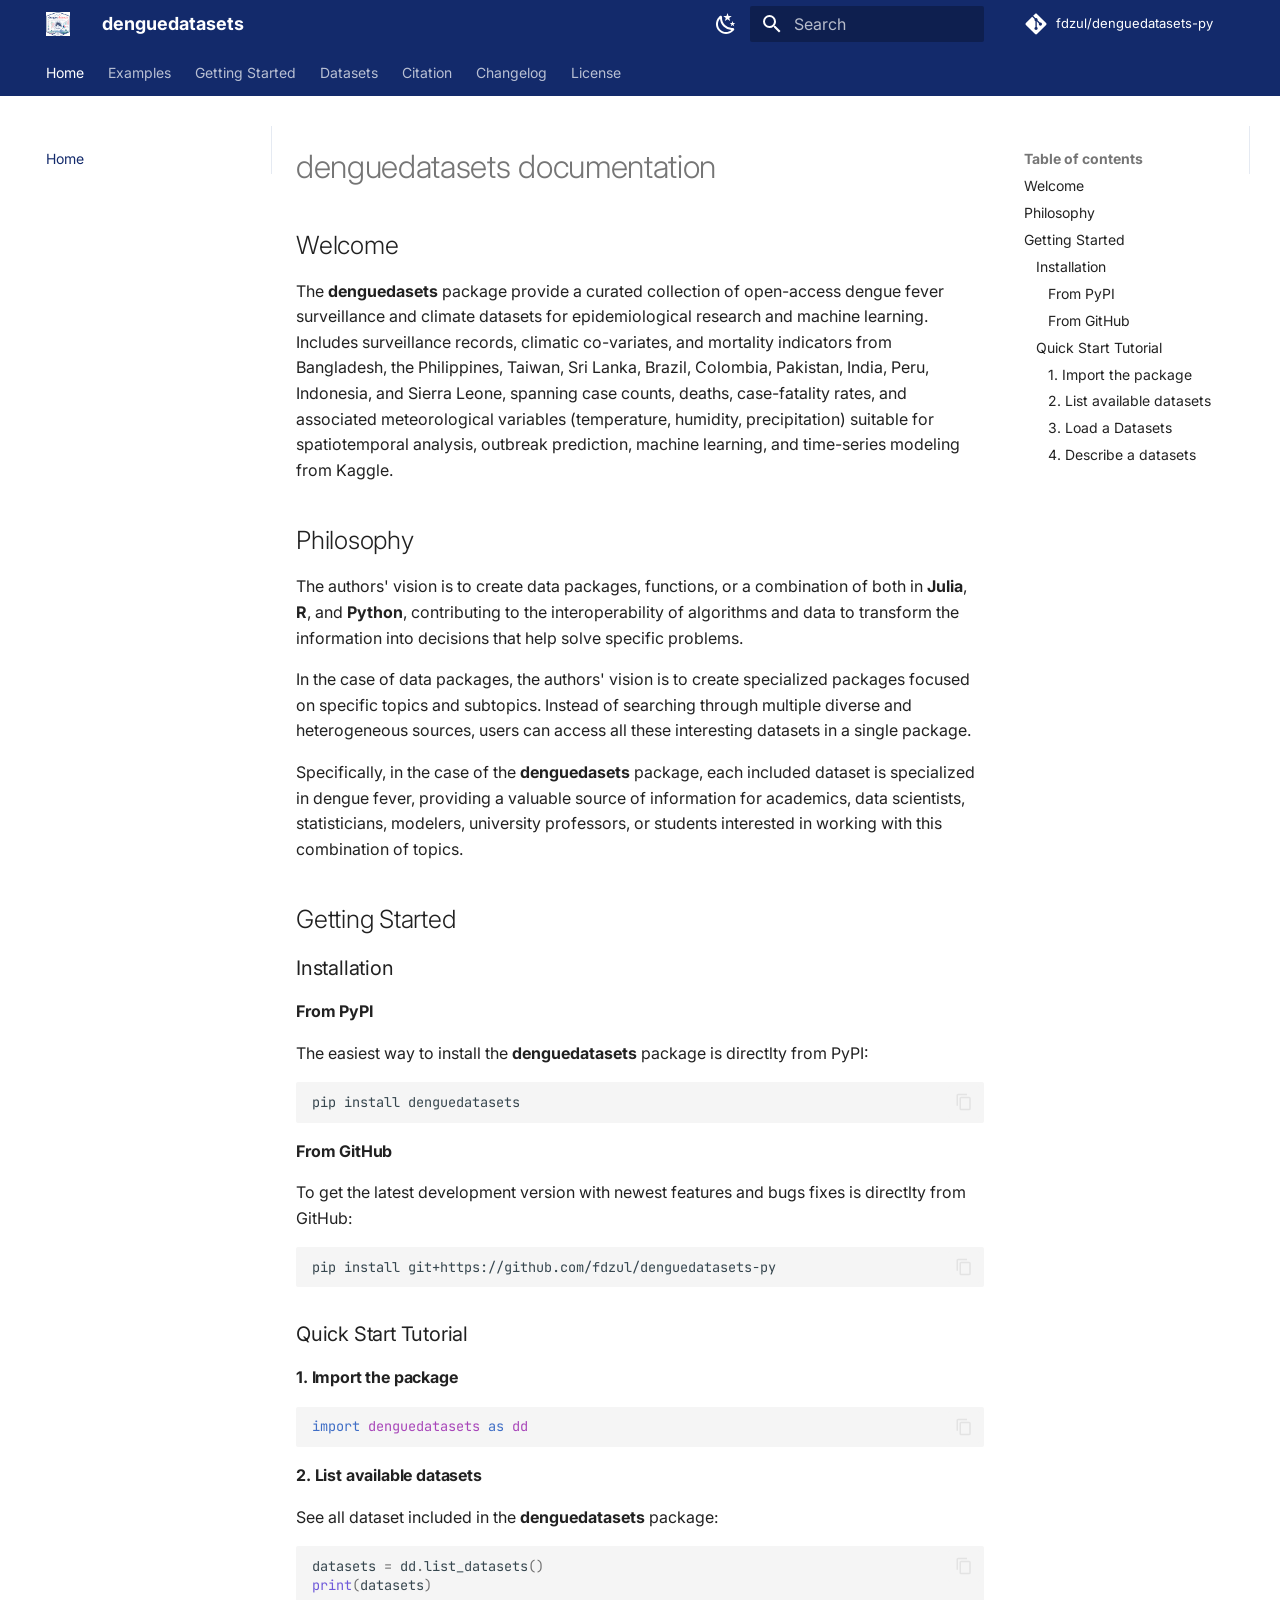
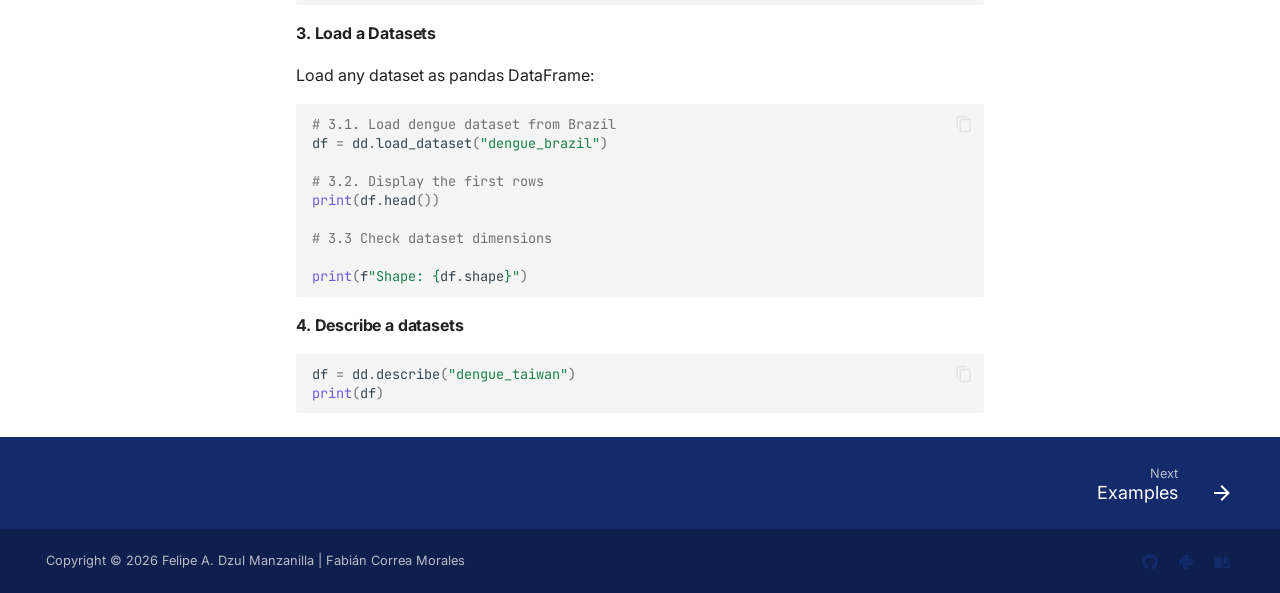
<file: index.html>
<!doctype html>
<html lang="en" class="no-js">
  <head>
    
      <meta charset="utf-8">
      <meta name="viewport" content="width=device-width,initial-scale=1">
      
        <meta name="description" content="A curated collection of open-access dengue fever surveillance and climate datasets for epidemiological research and machine learning in Python.">
      
      
        <meta name="author" content="Felipe Antonio Dzul Manzanilla">
      
      
        <link rel="canonical" href="https://fdzul.github.io/denguedatasets-py/">
      
      
      
        <link rel="next" href="examples/">
      
      
        
      
      
      <link rel="icon" href="assets/logo.png">
      <meta name="generator" content="mkdocs-1.6.1, mkdocs-material-9.7.6">
    
    
      
        <title>denguedatasets</title>
      
    
    
      <link rel="stylesheet" href="assets/stylesheets/main.484c7ddc.min.css">
      
        
        <link rel="stylesheet" href="assets/stylesheets/palette.ab4e12ef.min.css">
      
      


    
    
      
    
    
      
        
        
        <link rel="preconnect" href="https://fonts.gstatic.com" crossorigin>
        <link rel="stylesheet" href="https://fonts.googleapis.com/css?family=Inter:300,300i,400,400i,700,700i%7CJetBrains+Mono:400,400i,700,700i&display=fallback">
        <style>:root{--md-text-font:"Inter";--md-code-font:"JetBrains Mono"}</style>
      
    
    
      <link rel="stylesheet" href="stylesheets/extra.css">
    
    <script>__md_scope=new URL(".",location),__md_hash=e=>[...e].reduce(((e,_)=>(e<<5)-e+_.charCodeAt(0)),0),__md_get=(e,_=localStorage,t=__md_scope)=>JSON.parse(_.getItem(t.pathname+"."+e)),__md_set=(e,_,t=localStorage,a=__md_scope)=>{try{t.setItem(a.pathname+"."+e,JSON.stringify(_))}catch(e){}}</script>
    
      

    
    
  </head>
  
  
    
    
      
    
    
    
    
    <body dir="ltr" data-md-color-scheme="default" data-md-color-primary="custom" data-md-color-accent="custom">
  
    
    <input class="md-toggle" data-md-toggle="drawer" type="checkbox" id="__drawer" autocomplete="off">
    <input class="md-toggle" data-md-toggle="search" type="checkbox" id="__search" autocomplete="off">
    <label class="md-overlay" for="__drawer"></label>
    <div data-md-component="skip">
      
        
        <a href="#denguedatasets-documentation" class="md-skip">
          Skip to content
        </a>
      
    </div>
    <div data-md-component="announce">
      
    </div>
    
    
      

<header class="md-header" data-md-component="header">
  <nav class="md-header__inner md-grid" aria-label="Header">
    <a href="." title="denguedatasets" class="md-header__button md-logo" aria-label="denguedatasets" data-md-component="logo">
      
  <img src="assets/logo.png" alt="logo">

    </a>
    <label class="md-header__button md-icon" for="__drawer">
      
      <svg xmlns="http://www.w3.org/2000/svg" viewBox="0 0 24 24"><path d="M3 6h18v2H3zm0 5h18v2H3zm0 5h18v2H3z"/></svg>
    </label>
    <div class="md-header__title" data-md-component="header-title">
      <div class="md-header__ellipsis">
        <div class="md-header__topic">
          <span class="md-ellipsis">
            denguedatasets
          </span>
        </div>
        <div class="md-header__topic" data-md-component="header-topic">
          <span class="md-ellipsis">
            
              Home
            
          </span>
        </div>
      </div>
    </div>
    
      
        <form class="md-header__option" data-md-component="palette">
  
    
    
    
    <input class="md-option" data-md-color-media="" data-md-color-scheme="default" data-md-color-primary="custom" data-md-color-accent="custom"  aria-label="Dark mode"  type="radio" name="__palette" id="__palette_0">
    
      <label class="md-header__button md-icon" title="Dark mode" for="__palette_1" hidden>
        <svg xmlns="http://www.w3.org/2000/svg" viewBox="0 0 24 24"><path d="m17.75 4.09-2.53 1.94.91 3.06-2.63-1.81-2.63 1.81.91-3.06-2.53-1.94L12.44 4l1.06-3 1.06 3zm3.5 6.91-1.64 1.25.59 1.98-1.7-1.17-1.7 1.17.59-1.98L15.75 11l2.06-.05L18.5 9l.69 1.95zm-2.28 4.95c.83-.08 1.72 1.1 1.19 1.85-.32.45-.66.87-1.08 1.27C15.17 23 8.84 23 4.94 19.07c-3.91-3.9-3.91-10.24 0-14.14.4-.4.82-.76 1.27-1.08.75-.53 1.93.36 1.85 1.19-.27 2.86.69 5.83 2.89 8.02a9.96 9.96 0 0 0 8.02 2.89m-1.64 2.02a12.08 12.08 0 0 1-7.8-3.47c-2.17-2.19-3.33-5-3.49-7.82-2.81 3.14-2.7 7.96.31 10.98 3.02 3.01 7.84 3.12 10.98.31"/></svg>
      </label>
    
  
    
    
    
    <input class="md-option" data-md-color-media="" data-md-color-scheme="slate" data-md-color-primary="custom" data-md-color-accent="custom"  aria-label="Light mode"  type="radio" name="__palette" id="__palette_1">
    
      <label class="md-header__button md-icon" title="Light mode" for="__palette_0" hidden>
        <svg xmlns="http://www.w3.org/2000/svg" viewBox="0 0 24 24"><path d="M12 7a5 5 0 0 1 5 5 5 5 0 0 1-5 5 5 5 0 0 1-5-5 5 5 0 0 1 5-5m0 2a3 3 0 0 0-3 3 3 3 0 0 0 3 3 3 3 0 0 0 3-3 3 3 0 0 0-3-3m0-7 2.39 3.42C13.65 5.15 12.84 5 12 5s-1.65.15-2.39.42zM3.34 7l4.16-.35A7.2 7.2 0 0 0 5.94 8.5c-.44.74-.69 1.5-.83 2.29zm.02 10 1.76-3.77a7.131 7.131 0 0 0 2.38 4.14zM20.65 7l-1.77 3.79a7.02 7.02 0 0 0-2.38-4.15zm-.01 10-4.14.36c.59-.51 1.12-1.14 1.54-1.86.42-.73.69-1.5.83-2.29zM12 22l-2.41-3.44c.74.27 1.55.44 2.41.44.82 0 1.63-.17 2.37-.44z"/></svg>
      </label>
    
  
</form>
      
    
    
      <script>var palette=__md_get("__palette");if(palette&&palette.color){if("(prefers-color-scheme)"===palette.color.media){var media=matchMedia("(prefers-color-scheme: light)"),input=document.querySelector(media.matches?"[data-md-color-media='(prefers-color-scheme: light)']":"[data-md-color-media='(prefers-color-scheme: dark)']");palette.color.media=input.getAttribute("data-md-color-media"),palette.color.scheme=input.getAttribute("data-md-color-scheme"),palette.color.primary=input.getAttribute("data-md-color-primary"),palette.color.accent=input.getAttribute("data-md-color-accent")}for(var[key,value]of Object.entries(palette.color))document.body.setAttribute("data-md-color-"+key,value)}</script>
    
    
    
      
      
        <label class="md-header__button md-icon" for="__search">
          
          <svg xmlns="http://www.w3.org/2000/svg" viewBox="0 0 24 24"><path d="M9.5 3A6.5 6.5 0 0 1 16 9.5c0 1.61-.59 3.09-1.56 4.23l.27.27h.79l5 5-1.5 1.5-5-5v-.79l-.27-.27A6.52 6.52 0 0 1 9.5 16 6.5 6.5 0 0 1 3 9.5 6.5 6.5 0 0 1 9.5 3m0 2C7 5 5 7 5 9.5S7 14 9.5 14 14 12 14 9.5 12 5 9.5 5"/></svg>
        </label>
        <div class="md-search" data-md-component="search" role="dialog">
  <label class="md-search__overlay" for="__search"></label>
  <div class="md-search__inner" role="search">
    <form class="md-search__form" name="search">
      <input type="text" class="md-search__input" name="query" aria-label="Search" placeholder="Search" autocapitalize="off" autocorrect="off" autocomplete="off" spellcheck="false" data-md-component="search-query" required>
      <label class="md-search__icon md-icon" for="__search">
        
        <svg xmlns="http://www.w3.org/2000/svg" viewBox="0 0 24 24"><path d="M9.5 3A6.5 6.5 0 0 1 16 9.5c0 1.61-.59 3.09-1.56 4.23l.27.27h.79l5 5-1.5 1.5-5-5v-.79l-.27-.27A6.52 6.52 0 0 1 9.5 16 6.5 6.5 0 0 1 3 9.5 6.5 6.5 0 0 1 9.5 3m0 2C7 5 5 7 5 9.5S7 14 9.5 14 14 12 14 9.5 12 5 9.5 5"/></svg>
        
        <svg xmlns="http://www.w3.org/2000/svg" viewBox="0 0 24 24"><path d="M20 11v2H8l5.5 5.5-1.42 1.42L4.16 12l7.92-7.92L13.5 5.5 8 11z"/></svg>
      </label>
      <nav class="md-search__options" aria-label="Search">
        
          <a href="javascript:void(0)" class="md-search__icon md-icon" title="Share" aria-label="Share" data-clipboard data-clipboard-text="" data-md-component="search-share" tabindex="-1">
            
            <svg xmlns="http://www.w3.org/2000/svg" viewBox="0 0 24 24"><path d="M18 16.08c-.76 0-1.44.3-1.96.77L8.91 12.7c.05-.23.09-.46.09-.7s-.04-.47-.09-.7l7.05-4.11c.54.5 1.25.81 2.04.81a3 3 0 0 0 3-3 3 3 0 0 0-3-3 3 3 0 0 0-3 3c0 .24.04.47.09.7L8.04 9.81C7.5 9.31 6.79 9 6 9a3 3 0 0 0-3 3 3 3 0 0 0 3 3c.79 0 1.5-.31 2.04-.81l7.12 4.15c-.05.21-.08.43-.08.66 0 1.61 1.31 2.91 2.92 2.91s2.92-1.3 2.92-2.91A2.92 2.92 0 0 0 18 16.08"/></svg>
          </a>
        
        <button type="reset" class="md-search__icon md-icon" title="Clear" aria-label="Clear" tabindex="-1">
          
          <svg xmlns="http://www.w3.org/2000/svg" viewBox="0 0 24 24"><path d="M19 6.41 17.59 5 12 10.59 6.41 5 5 6.41 10.59 12 5 17.59 6.41 19 12 13.41 17.59 19 19 17.59 13.41 12z"/></svg>
        </button>
      </nav>
      
        <div class="md-search__suggest" data-md-component="search-suggest"></div>
      
    </form>
    <div class="md-search__output">
      <div class="md-search__scrollwrap" tabindex="0" data-md-scrollfix>
        <div class="md-search-result" data-md-component="search-result">
          <div class="md-search-result__meta">
            Initializing search
          </div>
          <ol class="md-search-result__list" role="presentation"></ol>
        </div>
      </div>
    </div>
  </div>
</div>
      
    
    
      <div class="md-header__source">
        <a href="https://github.com/fdzul/denguedatasets-py" title="Go to repository" class="md-source" data-md-component="source">
  <div class="md-source__icon md-icon">
    
    <svg xmlns="http://www.w3.org/2000/svg" viewBox="0 0 448 512"><!--! Font Awesome Free 7.1.0 by @fontawesome - https://fontawesome.com License - https://fontawesome.com/license/free (Icons: CC BY 4.0, Fonts: SIL OFL 1.1, Code: MIT License) Copyright 2025 Fonticons, Inc.--><path d="M439.6 236.1 244 40.5c-5.4-5.5-12.8-8.5-20.4-8.5s-15 3-20.4 8.4L162.5 81l51.5 51.5c27.1-9.1 52.7 16.8 43.4 43.7l49.7 49.7c34.2-11.8 61.2 31 35.5 56.7-26.5 26.5-70.2-2.9-56-37.3L240.3 199v121.9c25.3 12.5 22.3 41.8 9.1 55-6.4 6.4-15.2 10.1-24.3 10.1s-17.8-3.6-24.3-10.1c-17.6-17.6-11.1-46.9 11.2-56v-123c-20.8-8.5-24.6-30.7-18.6-45L142.6 101 8.5 235.1C3 240.6 0 247.9 0 255.5s3 15 8.5 20.4l195.6 195.7c5.4 5.4 12.7 8.4 20.4 8.4s15-3 20.4-8.4l194.7-194.7c5.4-5.4 8.4-12.8 8.4-20.4s-3-15-8.4-20.4"/></svg>
  </div>
  <div class="md-source__repository">
    fdzul/denguedatasets-py
  </div>
</a>
      </div>
    
  </nav>
  
</header>
    
    <div class="md-container" data-md-component="container">
      
      
        
          
            
<nav class="md-tabs" aria-label="Tabs" data-md-component="tabs">
  <div class="md-grid">
    <ul class="md-tabs__list">
      
        
  
  
  
    
  
  
    <li class="md-tabs__item md-tabs__item--active">
      <a href="." class="md-tabs__link">
        
  
  
    
  
  Home

      </a>
    </li>
  

      
        
  
  
  
  
    <li class="md-tabs__item">
      <a href="examples/" class="md-tabs__link">
        
  
  
    
  
  Examples

      </a>
    </li>
  

      
        
  
  
  
  
    
    
      <li class="md-tabs__item">
        <a href="quickstart/" class="md-tabs__link">
          
  
  
    
  
  Getting Started

        </a>
      </li>
    
  

      
        
  
  
  
  
    
    
      <li class="md-tabs__item">
        <a href="datasets/" class="md-tabs__link">
          
  
  
    
  
  Datasets

        </a>
      </li>
    
  

      
        
  
  
  
  
    
    
      <li class="md-tabs__item">
        <a href="citation/" class="md-tabs__link">
          
  
  
    
  
  Citation

        </a>
      </li>
    
  

      
        
  
  
  
  
    
    
      <li class="md-tabs__item">
        <a href="changelog/" class="md-tabs__link">
          
  
  
    
  
  Changelog

        </a>
      </li>
    
  

      
        
  
  
  
  
    
    
      <li class="md-tabs__item">
        <a href="license/" class="md-tabs__link">
          
  
  
    
  
  License

        </a>
      </li>
    
  

      
    </ul>
  </div>
</nav>
          
        
      
      <main class="md-main" data-md-component="main">
        <div class="md-main__inner md-grid">
          
            
              
              <div class="md-sidebar md-sidebar--primary" data-md-component="sidebar" data-md-type="navigation" >
                <div class="md-sidebar__scrollwrap">
                  <div class="md-sidebar__inner">
                    


  


<nav class="md-nav md-nav--primary md-nav--lifted" aria-label="Navigation" data-md-level="0">
  <label class="md-nav__title" for="__drawer">
    <a href="." title="denguedatasets" class="md-nav__button md-logo" aria-label="denguedatasets" data-md-component="logo">
      
  <img src="assets/logo.png" alt="logo">

    </a>
    denguedatasets
  </label>
  
    <div class="md-nav__source">
      <a href="https://github.com/fdzul/denguedatasets-py" title="Go to repository" class="md-source" data-md-component="source">
  <div class="md-source__icon md-icon">
    
    <svg xmlns="http://www.w3.org/2000/svg" viewBox="0 0 448 512"><!--! Font Awesome Free 7.1.0 by @fontawesome - https://fontawesome.com License - https://fontawesome.com/license/free (Icons: CC BY 4.0, Fonts: SIL OFL 1.1, Code: MIT License) Copyright 2025 Fonticons, Inc.--><path d="M439.6 236.1 244 40.5c-5.4-5.5-12.8-8.5-20.4-8.5s-15 3-20.4 8.4L162.5 81l51.5 51.5c27.1-9.1 52.7 16.8 43.4 43.7l49.7 49.7c34.2-11.8 61.2 31 35.5 56.7-26.5 26.5-70.2-2.9-56-37.3L240.3 199v121.9c25.3 12.5 22.3 41.8 9.1 55-6.4 6.4-15.2 10.1-24.3 10.1s-17.8-3.6-24.3-10.1c-17.6-17.6-11.1-46.9 11.2-56v-123c-20.8-8.5-24.6-30.7-18.6-45L142.6 101 8.5 235.1C3 240.6 0 247.9 0 255.5s3 15 8.5 20.4l195.6 195.7c5.4 5.4 12.7 8.4 20.4 8.4s15-3 20.4-8.4l194.7-194.7c5.4-5.4 8.4-12.8 8.4-20.4s-3-15-8.4-20.4"/></svg>
  </div>
  <div class="md-source__repository">
    fdzul/denguedatasets-py
  </div>
</a>
    </div>
  
  <ul class="md-nav__list" data-md-scrollfix>
    
      
      
  
  
    
  
  
  
    <li class="md-nav__item md-nav__item--active">
      
      <input class="md-nav__toggle md-toggle" type="checkbox" id="__toc">
      
      
        
      
      
        <label class="md-nav__link md-nav__link--active" for="__toc">
          
  
  
  <span class="md-ellipsis">
    
  
    Home
  

    
  </span>
  
  

          <span class="md-nav__icon md-icon"></span>
        </label>
      
      <a href="." class="md-nav__link md-nav__link--active">
        
  
  
  <span class="md-ellipsis">
    
  
    Home
  

    
  </span>
  
  

      </a>
      
        

<nav class="md-nav md-nav--secondary" aria-label="Table of contents">
  
  
  
    
  
  
    <label class="md-nav__title" for="__toc">
      <span class="md-nav__icon md-icon"></span>
      Table of contents
    </label>
    <ul class="md-nav__list" data-md-component="toc" data-md-scrollfix>
      
        <li class="md-nav__item">
  <a href="#welcome" class="md-nav__link">
    <span class="md-ellipsis">
      
        Welcome
      
    </span>
  </a>
  
</li>
      
        <li class="md-nav__item">
  <a href="#philosophy" class="md-nav__link">
    <span class="md-ellipsis">
      
        Philosophy
      
    </span>
  </a>
  
</li>
      
        <li class="md-nav__item">
  <a href="#getting-started" class="md-nav__link">
    <span class="md-ellipsis">
      
        Getting Started
      
    </span>
  </a>
  
    <nav class="md-nav" aria-label="Getting Started">
      <ul class="md-nav__list">
        
          <li class="md-nav__item">
  <a href="#installation" class="md-nav__link">
    <span class="md-ellipsis">
      
        Installation
      
    </span>
  </a>
  
    <nav class="md-nav" aria-label="Installation">
      <ul class="md-nav__list">
        
          <li class="md-nav__item">
  <a href="#from-pypi" class="md-nav__link">
    <span class="md-ellipsis">
      
        From PyPI
      
    </span>
  </a>
  
</li>
        
          <li class="md-nav__item">
  <a href="#from-github" class="md-nav__link">
    <span class="md-ellipsis">
      
        From GitHub
      
    </span>
  </a>
  
</li>
        
      </ul>
    </nav>
  
</li>
        
          <li class="md-nav__item">
  <a href="#quick-start-tutorial" class="md-nav__link">
    <span class="md-ellipsis">
      
        Quick Start Tutorial
      
    </span>
  </a>
  
    <nav class="md-nav" aria-label="Quick Start Tutorial">
      <ul class="md-nav__list">
        
          <li class="md-nav__item">
  <a href="#1-import-the-package" class="md-nav__link">
    <span class="md-ellipsis">
      
        1. Import the package
      
    </span>
  </a>
  
</li>
        
          <li class="md-nav__item">
  <a href="#2-list-available-datasets" class="md-nav__link">
    <span class="md-ellipsis">
      
        2. List available datasets
      
    </span>
  </a>
  
</li>
        
          <li class="md-nav__item">
  <a href="#3-load-a-datasets" class="md-nav__link">
    <span class="md-ellipsis">
      
        3. Load a Datasets
      
    </span>
  </a>
  
</li>
        
          <li class="md-nav__item">
  <a href="#4-describe-a-datasets" class="md-nav__link">
    <span class="md-ellipsis">
      
        4. Describe a datasets
      
    </span>
  </a>
  
</li>
        
      </ul>
    </nav>
  
</li>
        
      </ul>
    </nav>
  
</li>
      
    </ul>
  
</nav>
      
    </li>
  

    
      
      
  
  
  
  
    <li class="md-nav__item">
      <a href="examples/" class="md-nav__link">
        
  
  
  <span class="md-ellipsis">
    
  
    Examples
  

    
  </span>
  
  

      </a>
    </li>
  

    
      
      
  
  
  
  
    
    
      
        
      
    
    
    
      
      
        
      
    
    
    <li class="md-nav__item md-nav__item--nested">
      
        
        
          
        
        <input class="md-nav__toggle md-toggle md-toggle--indeterminate" type="checkbox" id="__nav_3" >
        
          
          <label class="md-nav__link" for="__nav_3" id="__nav_3_label" tabindex="0">
            
  
  
  <span class="md-ellipsis">
    
  
    Getting Started
  

    
  </span>
  
  

            <span class="md-nav__icon md-icon"></span>
          </label>
        
        <nav class="md-nav" data-md-level="1" aria-labelledby="__nav_3_label" aria-expanded="false">
          <label class="md-nav__title" for="__nav_3">
            <span class="md-nav__icon md-icon"></span>
            
  
    Getting Started
  

          </label>
          <ul class="md-nav__list" data-md-scrollfix>
            
              
                
  
  
  
  
    <li class="md-nav__item">
      <a href="quickstart/" class="md-nav__link">
        
  
  
  <span class="md-ellipsis">
    
  
    Quick Start
  

    
  </span>
  
  

      </a>
    </li>
  

              
            
          </ul>
        </nav>
      
    </li>
  

    
      
      
  
  
  
  
    
    
      
        
      
    
    
    
      
      
        
      
    
    
    <li class="md-nav__item md-nav__item--nested">
      
        
        
          
        
        <input class="md-nav__toggle md-toggle md-toggle--indeterminate" type="checkbox" id="__nav_4" >
        
          
          <label class="md-nav__link" for="__nav_4" id="__nav_4_label" tabindex="0">
            
  
  
  <span class="md-ellipsis">
    
  
    Datasets
  

    
  </span>
  
  

            <span class="md-nav__icon md-icon"></span>
          </label>
        
        <nav class="md-nav" data-md-level="1" aria-labelledby="__nav_4_label" aria-expanded="false">
          <label class="md-nav__title" for="__nav_4">
            <span class="md-nav__icon md-icon"></span>
            
  
    Datasets
  

          </label>
          <ul class="md-nav__list" data-md-scrollfix>
            
              
                
  
  
  
  
    <li class="md-nav__item">
      <a href="datasets/" class="md-nav__link">
        
  
  
  <span class="md-ellipsis">
    
  
    Overview
  

    
  </span>
  
  

      </a>
    </li>
  

              
            
          </ul>
        </nav>
      
    </li>
  

    
      
      
  
  
  
  
    
    
      
        
      
    
    
    
      
      
        
      
    
    
    <li class="md-nav__item md-nav__item--nested">
      
        
        
          
        
        <input class="md-nav__toggle md-toggle md-toggle--indeterminate" type="checkbox" id="__nav_5" >
        
          
          <label class="md-nav__link" for="__nav_5" id="__nav_5_label" tabindex="0">
            
  
  
  <span class="md-ellipsis">
    
  
    Citation
  

    
  </span>
  
  

            <span class="md-nav__icon md-icon"></span>
          </label>
        
        <nav class="md-nav" data-md-level="1" aria-labelledby="__nav_5_label" aria-expanded="false">
          <label class="md-nav__title" for="__nav_5">
            <span class="md-nav__icon md-icon"></span>
            
  
    Citation
  

          </label>
          <ul class="md-nav__list" data-md-scrollfix>
            
              
                
  
  
  
  
    <li class="md-nav__item">
      <a href="citation/" class="md-nav__link">
        
  
  
  <span class="md-ellipsis">
    
  
    How to Cite
  

    
  </span>
  
  

      </a>
    </li>
  

              
            
          </ul>
        </nav>
      
    </li>
  

    
      
      
  
  
  
  
    
    
      
        
      
    
    
    
      
      
        
      
    
    
    <li class="md-nav__item md-nav__item--nested">
      
        
        
          
        
        <input class="md-nav__toggle md-toggle md-toggle--indeterminate" type="checkbox" id="__nav_6" >
        
          
          <label class="md-nav__link" for="__nav_6" id="__nav_6_label" tabindex="0">
            
  
  
  <span class="md-ellipsis">
    
  
    Changelog
  

    
  </span>
  
  

            <span class="md-nav__icon md-icon"></span>
          </label>
        
        <nav class="md-nav" data-md-level="1" aria-labelledby="__nav_6_label" aria-expanded="false">
          <label class="md-nav__title" for="__nav_6">
            <span class="md-nav__icon md-icon"></span>
            
  
    Changelog
  

          </label>
          <ul class="md-nav__list" data-md-scrollfix>
            
              
                
  
  
  
  
    <li class="md-nav__item">
      <a href="changelog/" class="md-nav__link">
        
  
  
  <span class="md-ellipsis">
    
  
    Releases
  

    
  </span>
  
  

      </a>
    </li>
  

              
            
          </ul>
        </nav>
      
    </li>
  

    
      
      
  
  
  
  
    
    
      
        
      
    
    
    
      
      
        
      
    
    
    <li class="md-nav__item md-nav__item--nested">
      
        
        
          
        
        <input class="md-nav__toggle md-toggle md-toggle--indeterminate" type="checkbox" id="__nav_7" >
        
          
          <label class="md-nav__link" for="__nav_7" id="__nav_7_label" tabindex="0">
            
  
  
  <span class="md-ellipsis">
    
  
    License
  

    
  </span>
  
  

            <span class="md-nav__icon md-icon"></span>
          </label>
        
        <nav class="md-nav" data-md-level="1" aria-labelledby="__nav_7_label" aria-expanded="false">
          <label class="md-nav__title" for="__nav_7">
            <span class="md-nav__icon md-icon"></span>
            
  
    License
  

          </label>
          <ul class="md-nav__list" data-md-scrollfix>
            
              
                
  
  
  
  
    <li class="md-nav__item">
      <a href="license/" class="md-nav__link">
        
  
  
  <span class="md-ellipsis">
    
  
    GNU General Public License v3.0 (GPL-3.0) License
  

    
  </span>
  
  

      </a>
    </li>
  

              
            
          </ul>
        </nav>
      
    </li>
  

    
  </ul>
</nav>
                  </div>
                </div>
              </div>
            
            
              
              <div class="md-sidebar md-sidebar--secondary" data-md-component="sidebar" data-md-type="toc" >
                <div class="md-sidebar__scrollwrap">
                  <div class="md-sidebar__inner">
                    

<nav class="md-nav md-nav--secondary" aria-label="Table of contents">
  
  
  
    
  
  
    <label class="md-nav__title" for="__toc">
      <span class="md-nav__icon md-icon"></span>
      Table of contents
    </label>
    <ul class="md-nav__list" data-md-component="toc" data-md-scrollfix>
      
        <li class="md-nav__item">
  <a href="#welcome" class="md-nav__link">
    <span class="md-ellipsis">
      
        Welcome
      
    </span>
  </a>
  
</li>
      
        <li class="md-nav__item">
  <a href="#philosophy" class="md-nav__link">
    <span class="md-ellipsis">
      
        Philosophy
      
    </span>
  </a>
  
</li>
      
        <li class="md-nav__item">
  <a href="#getting-started" class="md-nav__link">
    <span class="md-ellipsis">
      
        Getting Started
      
    </span>
  </a>
  
    <nav class="md-nav" aria-label="Getting Started">
      <ul class="md-nav__list">
        
          <li class="md-nav__item">
  <a href="#installation" class="md-nav__link">
    <span class="md-ellipsis">
      
        Installation
      
    </span>
  </a>
  
    <nav class="md-nav" aria-label="Installation">
      <ul class="md-nav__list">
        
          <li class="md-nav__item">
  <a href="#from-pypi" class="md-nav__link">
    <span class="md-ellipsis">
      
        From PyPI
      
    </span>
  </a>
  
</li>
        
          <li class="md-nav__item">
  <a href="#from-github" class="md-nav__link">
    <span class="md-ellipsis">
      
        From GitHub
      
    </span>
  </a>
  
</li>
        
      </ul>
    </nav>
  
</li>
        
          <li class="md-nav__item">
  <a href="#quick-start-tutorial" class="md-nav__link">
    <span class="md-ellipsis">
      
        Quick Start Tutorial
      
    </span>
  </a>
  
    <nav class="md-nav" aria-label="Quick Start Tutorial">
      <ul class="md-nav__list">
        
          <li class="md-nav__item">
  <a href="#1-import-the-package" class="md-nav__link">
    <span class="md-ellipsis">
      
        1. Import the package
      
    </span>
  </a>
  
</li>
        
          <li class="md-nav__item">
  <a href="#2-list-available-datasets" class="md-nav__link">
    <span class="md-ellipsis">
      
        2. List available datasets
      
    </span>
  </a>
  
</li>
        
          <li class="md-nav__item">
  <a href="#3-load-a-datasets" class="md-nav__link">
    <span class="md-ellipsis">
      
        3. Load a Datasets
      
    </span>
  </a>
  
</li>
        
          <li class="md-nav__item">
  <a href="#4-describe-a-datasets" class="md-nav__link">
    <span class="md-ellipsis">
      
        4. Describe a datasets
      
    </span>
  </a>
  
</li>
        
      </ul>
    </nav>
  
</li>
        
      </ul>
    </nav>
  
</li>
      
    </ul>
  
</nav>
                  </div>
                </div>
              </div>
            
          
          
            <div class="md-content" data-md-component="content">
              
              <article class="md-content__inner md-typeset">
                
                  


  
  


<h1 id="denguedatasets-documentation">denguedatasets documentation<a class="headerlink" href="#denguedatasets-documentation" title="Permanent link">&para;</a></h1>
<h2 id="welcome">Welcome<a class="headerlink" href="#welcome" title="Permanent link">&para;</a></h2>
<p>The <strong>denguedasets</strong> package provide a curated collection of open-access dengue fever surveillance and climate datasets for epidemiological research and machine learning. Includes surveillance records, climatic co-variates, and mortality indicators from Bangladesh, the Philippines, Taiwan, Sri Lanka, Brazil, Colombia, Pakistan, India, Peru, Indonesia, and Sierra Leone, spanning case counts, deaths, case-fatality rates, and associated meteorological variables (temperature, humidity, precipitation) suitable for spatiotemporal analysis, outbreak prediction, machine learning, and time-series modeling from Kaggle.</p>
<h2 id="philosophy">Philosophy<a class="headerlink" href="#philosophy" title="Permanent link">&para;</a></h2>
<p>The authors' vision is to create data packages, functions, or a combination of both in <strong>Julia</strong>, <strong>R</strong>, and <strong>Python</strong>, contributing to the interoperability of algorithms and data to transform the information into decisions that help solve specific problems.</p>
<p>In the case of data packages, the authors' vision is to create specialized packages focused on specific topics and subtopics. Instead of searching through multiple diverse and heterogeneous sources, users can access all these interesting datasets in a single package.</p>
<p>Specifically, in the case of the <strong>denguedasets</strong> package, each included dataset is specialized in dengue fever, providing a valuable source of information for academics, data scientists, statisticians, modelers, university professors, or students interested in working with this combination of topics.</p>
<h2 id="getting-started">Getting Started<a class="headerlink" href="#getting-started" title="Permanent link">&para;</a></h2>
<h3 id="installation">Installation<a class="headerlink" href="#installation" title="Permanent link">&para;</a></h3>
<h4 id="from-pypi">From  PyPI<a class="headerlink" href="#from-pypi" title="Permanent link">&para;</a></h4>
<p>The easiest way to install the <strong>denguedatasets</strong> package is directlty from PyPI:</p>
<div class="highlight"><pre><span></span><code><a id="__codelineno-0-1" name="__codelineno-0-1" href="#__codelineno-0-1"></a>pip<span class="w"> </span>install<span class="w"> </span>denguedatasets
</code></pre></div>
<h4 id="from-github">From GitHub<a class="headerlink" href="#from-github" title="Permanent link">&para;</a></h4>
<p>To get the latest development version with newest features and bugs fixes is directlty from GitHub:</p>
<div class="highlight"><pre><span></span><code><a id="__codelineno-1-1" name="__codelineno-1-1" href="#__codelineno-1-1"></a>pip<span class="w"> </span>install<span class="w"> </span>git+https://github.com/fdzul/denguedatasets-py
</code></pre></div>
<h3 id="quick-start-tutorial">Quick Start Tutorial<a class="headerlink" href="#quick-start-tutorial" title="Permanent link">&para;</a></h3>
<h4 id="1-import-the-package">1. Import the package<a class="headerlink" href="#1-import-the-package" title="Permanent link">&para;</a></h4>
<div class="highlight"><pre><span></span><code><a id="__codelineno-2-1" name="__codelineno-2-1" href="#__codelineno-2-1"></a><span class="kn">import</span><span class="w"> </span><span class="nn">denguedatasets</span><span class="w"> </span><span class="k">as</span><span class="w"> </span><span class="nn">dd</span>
</code></pre></div>
<h4 id="2-list-available-datasets">2. List available datasets<a class="headerlink" href="#2-list-available-datasets" title="Permanent link">&para;</a></h4>
<p>See all dataset included in the <strong>denguedatasets</strong> package:</p>
<div class="highlight"><pre><span></span><code><a id="__codelineno-3-1" name="__codelineno-3-1" href="#__codelineno-3-1"></a><span class="n">datasets</span> <span class="o">=</span> <span class="n">dd</span><span class="o">.</span><span class="n">list_datasets</span><span class="p">()</span>
<a id="__codelineno-3-2" name="__codelineno-3-2" href="#__codelineno-3-2"></a><span class="nb">print</span><span class="p">(</span><span class="n">datasets</span><span class="p">)</span>
</code></pre></div>
<h4 id="3-load-a-datasets">3. Load a Datasets<a class="headerlink" href="#3-load-a-datasets" title="Permanent link">&para;</a></h4>
<p>Load any dataset as pandas DataFrame:</p>
<div class="highlight"><pre><span></span><code><a id="__codelineno-4-1" name="__codelineno-4-1" href="#__codelineno-4-1"></a><span class="c1"># 3.1. Load dengue dataset from Brazil</span>
<a id="__codelineno-4-2" name="__codelineno-4-2" href="#__codelineno-4-2"></a><span class="n">df</span> <span class="o">=</span> <span class="n">dd</span><span class="o">.</span><span class="n">load_dataset</span><span class="p">(</span><span class="s2">&quot;dengue_brazil&quot;</span><span class="p">)</span>
<a id="__codelineno-4-3" name="__codelineno-4-3" href="#__codelineno-4-3"></a>
<a id="__codelineno-4-4" name="__codelineno-4-4" href="#__codelineno-4-4"></a><span class="c1"># 3.2. Display the first rows</span>
<a id="__codelineno-4-5" name="__codelineno-4-5" href="#__codelineno-4-5"></a><span class="nb">print</span><span class="p">(</span><span class="n">df</span><span class="o">.</span><span class="n">head</span><span class="p">())</span>
<a id="__codelineno-4-6" name="__codelineno-4-6" href="#__codelineno-4-6"></a>
<a id="__codelineno-4-7" name="__codelineno-4-7" href="#__codelineno-4-7"></a><span class="c1"># 3.3 Check dataset dimensions</span>
<a id="__codelineno-4-8" name="__codelineno-4-8" href="#__codelineno-4-8"></a>
<a id="__codelineno-4-9" name="__codelineno-4-9" href="#__codelineno-4-9"></a><span class="nb">print</span><span class="p">(</span><span class="sa">f</span><span class="s2">&quot;Shape: </span><span class="si">{</span><span class="n">df</span><span class="o">.</span><span class="n">shape</span><span class="si">}</span><span class="s2">&quot;</span><span class="p">)</span>
</code></pre></div>
<h4 id="4-describe-a-datasets">4. Describe a datasets<a class="headerlink" href="#4-describe-a-datasets" title="Permanent link">&para;</a></h4>
<div class="highlight"><pre><span></span><code><a id="__codelineno-5-1" name="__codelineno-5-1" href="#__codelineno-5-1"></a><span class="n">df</span> <span class="o">=</span> <span class="n">dd</span><span class="o">.</span><span class="n">describe</span><span class="p">(</span><span class="s2">&quot;dengue_taiwan&quot;</span><span class="p">)</span>
<a id="__codelineno-5-2" name="__codelineno-5-2" href="#__codelineno-5-2"></a><span class="nb">print</span><span class="p">(</span><span class="n">df</span><span class="p">)</span>
</code></pre></div>












                
              </article>
            </div>
          
          
  <script>var tabs=__md_get("__tabs");if(Array.isArray(tabs))e:for(var set of document.querySelectorAll(".tabbed-set")){var labels=set.querySelector(".tabbed-labels");for(var tab of tabs)for(var label of labels.getElementsByTagName("label"))if(label.innerText.trim()===tab){var input=document.getElementById(label.htmlFor);input.checked=!0;continue e}}</script>

<script>var target=document.getElementById(location.hash.slice(1));target&&target.name&&(target.checked=target.name.startsWith("__tabbed_"))</script>
        </div>
        
          <button type="button" class="md-top md-icon" data-md-component="top" hidden>
  
  <svg xmlns="http://www.w3.org/2000/svg" viewBox="0 0 24 24"><path d="M13 20h-2V8l-5.5 5.5-1.42-1.42L12 4.16l7.92 7.92-1.42 1.42L13 8z"/></svg>
  Back to top
</button>
        
      </main>
      
        <footer class="md-footer">
  
    
      
      <nav class="md-footer__inner md-grid" aria-label="Footer" >
        
        
          
          <a href="examples/" class="md-footer__link md-footer__link--next" aria-label="Next: Examples">
            <div class="md-footer__title">
              <span class="md-footer__direction">
                Next
              </span>
              <div class="md-ellipsis">
                Examples
              </div>
            </div>
            <div class="md-footer__button md-icon">
              
              <svg xmlns="http://www.w3.org/2000/svg" viewBox="0 0 24 24"><path d="M4 11v2h12l-5.5 5.5 1.42 1.42L19.84 12l-7.92-7.92L10.5 5.5 16 11z"/></svg>
            </div>
          </a>
        
      </nav>
    
  
  <div class="md-footer-meta md-typeset">
    <div class="md-footer-meta__inner md-grid">
      <div class="md-copyright">
  
    <div class="md-copyright__highlight">
      Copyright © 2026 Felipe A. Dzul Manzanilla | Fabián Correa Morales
    </div>
  
  
</div>
      
        
<div class="md-social">
  
    
    
    
    
      
      
    
    <a href="https://github.com/fdzul" target="_blank" rel="noopener" title="github.com" class="md-social__link">
      <svg xmlns="http://www.w3.org/2000/svg" viewBox="0 0 512 512"><!--! Font Awesome Free 7.1.0 by @fontawesome - https://fontawesome.com License - https://fontawesome.com/license/free (Icons: CC BY 4.0, Fonts: SIL OFL 1.1, Code: MIT License) Copyright 2025 Fonticons, Inc.--><path d="M173.9 397.4c0 2-2.3 3.6-5.2 3.6-3.3.3-5.6-1.3-5.6-3.6 0-2 2.3-3.6 5.2-3.6 3-.3 5.6 1.3 5.6 3.6m-31.1-4.5c-.7 2 1.3 4.3 4.3 4.9 2.6 1 5.6 0 6.2-2s-1.3-4.3-4.3-5.2c-2.6-.7-5.5.3-6.2 2.3m44.2-1.7c-2.9.7-4.9 2.6-4.6 4.9.3 2 2.9 3.3 5.9 2.6 2.9-.7 4.9-2.6 4.6-4.6-.3-1.9-3-3.2-5.9-2.9M252.8 8C114.1 8 8 113.3 8 252c0 110.9 69.8 205.8 169.5 239.2 12.8 2.3 17.3-5.6 17.3-12.1 0-6.2-.3-40.4-.3-61.4 0 0-70 15-84.7-29.8 0 0-11.4-29.1-27.8-36.6 0 0-22.9-15.7 1.6-15.4 0 0 24.9 2 38.6 25.8 21.9 38.6 58.6 27.5 72.9 20.9 2.3-16 8.8-27.1 16-33.7-55.9-6.2-112.3-14.3-112.3-110.5 0-27.5 7.6-41.3 23.6-58.9-2.6-6.5-11.1-33.3 2.6-67.9 20.9-6.5 69 27 69 27 20-5.6 41.5-8.5 62.8-8.5s42.8 2.9 62.8 8.5c0 0 48.1-33.6 69-27 13.7 34.7 5.2 61.4 2.6 67.9 16 17.7 25.8 31.5 25.8 58.9 0 96.5-58.9 104.2-114.8 110.5 9.2 7.9 17 22.9 17 46.4 0 33.7-.3 75.4-.3 83.6 0 6.5 4.6 14.4 17.3 12.1C436.2 457.8 504 362.9 504 252 504 113.3 391.5 8 252.8 8M105.2 352.9c-1.3 1-1 3.3.7 5.2 1.6 1.6 3.9 2.3 5.2 1 1.3-1 1-3.3-.7-5.2-1.6-1.6-3.9-2.3-5.2-1m-10.8-8.1c-.7 1.3.3 2.9 2.3 3.9 1.6 1 3.6.7 4.3-.7.7-1.3-.3-2.9-2.3-3.9-2-.6-3.6-.3-4.3.7m32.4 35.6c-1.6 1.3-1 4.3 1.3 6.2 2.3 2.3 5.2 2.6 6.5 1 1.3-1.3.7-4.3-1.3-6.2-2.2-2.3-5.2-2.6-6.5-1m-11.4-14.7c-1.6 1-1.6 3.6 0 5.9s4.3 3.3 5.6 2.3c1.6-1.3 1.6-3.9 0-6.2-1.4-2.3-4-3.3-5.6-2"/></svg>
    </a>
  
    
    
    
    
      
      
    
    <a href="https://pypi.org/project/denguedatasets-py/" target="_blank" rel="noopener" title="pypi.org" class="md-social__link">
      <svg xmlns="http://www.w3.org/2000/svg" viewBox="0 0 448 512"><!--! Font Awesome Free 7.1.0 by @fontawesome - https://fontawesome.com License - https://fontawesome.com/license/free (Icons: CC BY 4.0, Fonts: SIL OFL 1.1, Code: MIT License) Copyright 2025 Fonticons, Inc.--><path d="M439.8 200.5c-7.7-30.9-22.3-54.2-53.4-54.2h-40.1v47.4c0 36.8-31.2 67.8-66.8 67.8H172.7c-29.2 0-53.4 25-53.4 54.3v101.8c0 29 25.2 46 53.4 54.3 33.8 9.9 66.3 11.7 106.8 0 26.9-7.8 53.4-23.5 53.4-54.3v-40.7H226.2v-13.6h160.2c31.1 0 42.6-21.7 53.4-54.2 11.2-33.5 10.7-65.7 0-108.6M286.2 444.7a20.4 20.4 0 1 1 0-40.7 20.4 20.4 0 1 1 0 40.7M167.8 248.1h106.8c29.7 0 53.4-24.5 53.4-54.3V91.9c0-29-24.4-50.7-53.4-55.6-35.8-5.9-74.7-5.6-106.8.1-45.2 8-53.4 24.7-53.4 55.6v40.7h106.9v13.6h-147c-31.1 0-58.3 18.7-66.8 54.2-9.8 40.7-10.2 66.1 0 108.6 7.6 31.6 25.7 54.2 56.8 54.2H101v-48.8c0-35.3 30.5-66.4 66.8-66.4m-6.6-183.4a20.4 20.4 0 1 1 0 40.8 20.4 20.4 0 1 1 0-40.8"/></svg>
    </a>
  
    
    
    
    
    <a href="citation/" target="_blank" rel="noopener" title="" class="md-social__link">
      <svg xmlns="http://www.w3.org/2000/svg" viewBox="0 0 24 24"><path d="m19 2-5 4.5v11l5-4.5zM6.5 5C4.55 5 2.45 5.4 1 6.5v14.66c0 .25.25.5.5.5.1 0 .15-.07.25-.07 1.35-.65 3.3-1.09 4.75-1.09 1.95 0 4.05.4 5.5 1.5 1.35-.85 3.8-1.5 5.5-1.5 1.65 0 3.35.31 4.75 1.06.1.05.15.03.25.03.25 0 .5-.25.5-.5V6.5c-.6-.45-1.25-.75-2-1V19c-1.1-.35-2.3-.5-3.5-.5-1.7 0-4.15.65-5.5 1.5V6.5C10.55 5.4 8.45 5 6.5 5"/></svg>
    </a>
  
</div>
      
    </div>
  </div>
</footer>
      
    </div>
    <div class="md-dialog" data-md-component="dialog">
      <div class="md-dialog__inner md-typeset"></div>
    </div>
    
      <div class="md-progress" data-md-component="progress" role="progressbar"></div>
    
    
    
      
      
      <script id="__config" type="application/json">{"annotate": null, "base": ".", "features": ["navigation.instant", "navigation.instant.progress", "navigation.tabs", "navigation.sections", "navigation.expand", "navigation.top", "navigation.footer", "navigation.indexes", "search.highlight", "search.share", "search.suggest", "toc.follow", "content.code.copy", "content.code.annotate", "content.tabs.link"], "search": "assets/javascripts/workers/search.2c215733.min.js", "tags": null, "translations": {"clipboard.copied": "Copied to clipboard", "clipboard.copy": "Copy to clipboard", "search.result.more.one": "1 more on this page", "search.result.more.other": "# more on this page", "search.result.none": "No matching documents", "search.result.one": "1 matching document", "search.result.other": "# matching documents", "search.result.placeholder": "Type to start searching", "search.result.term.missing": "Missing", "select.version": "Select version"}, "version": null}</script>
    
    
      <script src="assets/javascripts/bundle.79ae519e.min.js"></script>
      
    
  </body>
</html>
</file>
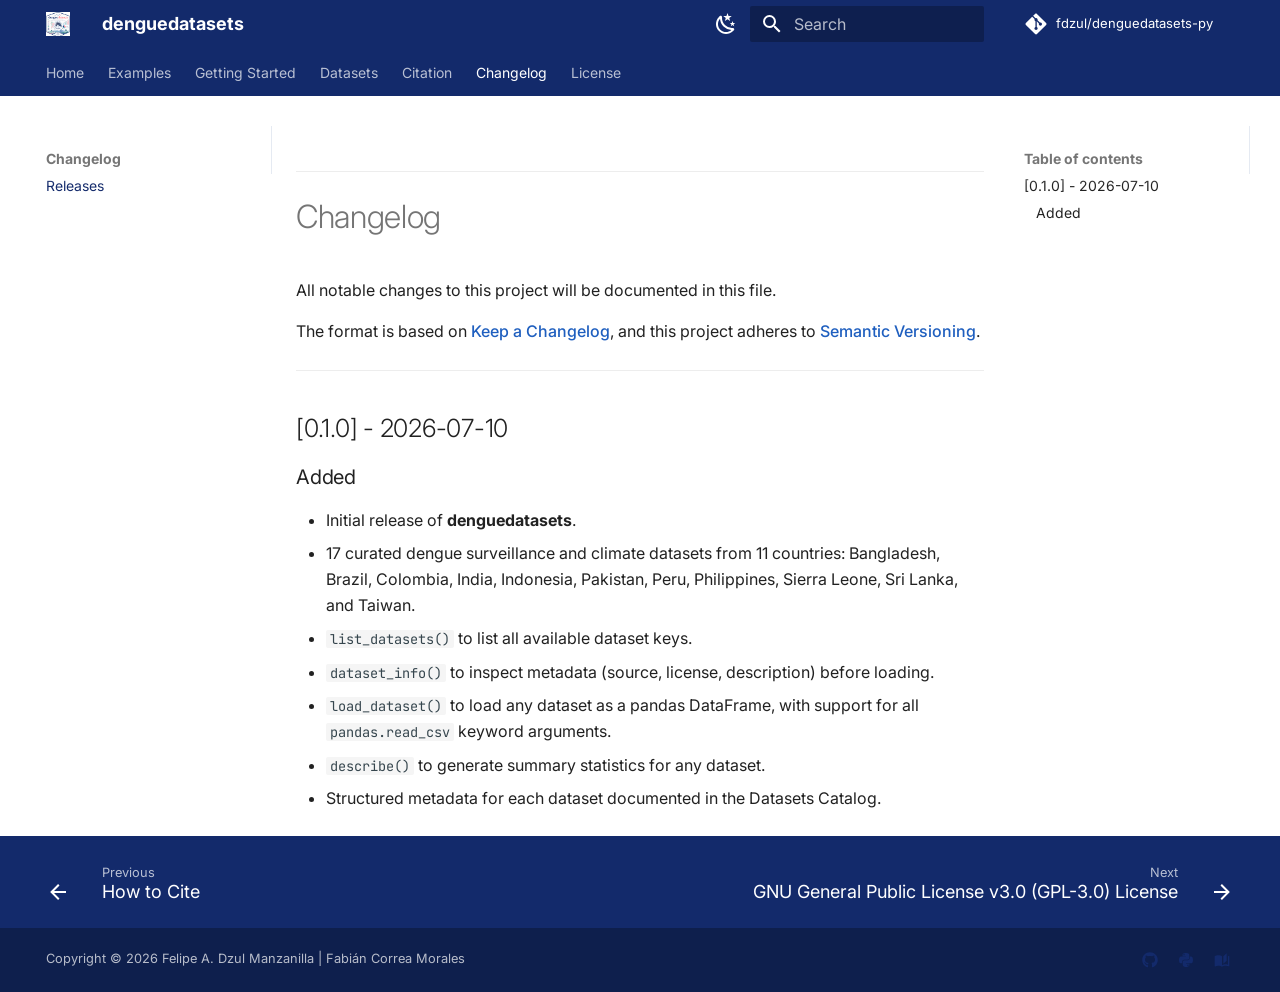
<file: changelog/index.html>
<!doctype html>
<html lang="en" class="no-js">
  <head>
    
      <meta charset="utf-8">
      <meta name="viewport" content="width=device-width,initial-scale=1">
      
        <meta name="description" content="A curated collection of open-access dengue fever surveillance and climate datasets for epidemiological research and machine learning in Python.">
      
      
        <meta name="author" content="Felipe Antonio Dzul Manzanilla">
      
      
        <link rel="canonical" href="https://fdzul.github.io/denguedatasets-py/changelog/">
      
      
        <link rel="prev" href="../citation/">
      
      
        <link rel="next" href="../license/">
      
      
        
      
      
      <link rel="icon" href="../assets/logo.png">
      <meta name="generator" content="mkdocs-1.6.1, mkdocs-material-9.7.6">
    
    
      
        <title>Releases - denguedatasets</title>
      
    
    
      <link rel="stylesheet" href="../assets/stylesheets/main.484c7ddc.min.css">
      
        
        <link rel="stylesheet" href="../assets/stylesheets/palette.ab4e12ef.min.css">
      
      


    
    
      
    
    
      
        
        
        <link rel="preconnect" href="https://fonts.gstatic.com" crossorigin>
        <link rel="stylesheet" href="https://fonts.googleapis.com/css?family=Inter:300,300i,400,400i,700,700i%7CJetBrains+Mono:400,400i,700,700i&display=fallback">
        <style>:root{--md-text-font:"Inter";--md-code-font:"JetBrains Mono"}</style>
      
    
    
      <link rel="stylesheet" href="../stylesheets/extra.css">
    
    <script>__md_scope=new URL("..",location),__md_hash=e=>[...e].reduce(((e,_)=>(e<<5)-e+_.charCodeAt(0)),0),__md_get=(e,_=localStorage,t=__md_scope)=>JSON.parse(_.getItem(t.pathname+"."+e)),__md_set=(e,_,t=localStorage,a=__md_scope)=>{try{t.setItem(a.pathname+"."+e,JSON.stringify(_))}catch(e){}}</script>
    
      

    
    
  </head>
  
  
    
    
      
    
    
    
    
    <body dir="ltr" data-md-color-scheme="default" data-md-color-primary="custom" data-md-color-accent="custom">
  
    
    <input class="md-toggle" data-md-toggle="drawer" type="checkbox" id="__drawer" autocomplete="off">
    <input class="md-toggle" data-md-toggle="search" type="checkbox" id="__search" autocomplete="off">
    <label class="md-overlay" for="__drawer"></label>
    <div data-md-component="skip">
      
        
        <a href="#changelog" class="md-skip">
          Skip to content
        </a>
      
    </div>
    <div data-md-component="announce">
      
    </div>
    
    
      

<header class="md-header" data-md-component="header">
  <nav class="md-header__inner md-grid" aria-label="Header">
    <a href=".." title="denguedatasets" class="md-header__button md-logo" aria-label="denguedatasets" data-md-component="logo">
      
  <img src="../assets/logo.png" alt="logo">

    </a>
    <label class="md-header__button md-icon" for="__drawer">
      
      <svg xmlns="http://www.w3.org/2000/svg" viewBox="0 0 24 24"><path d="M3 6h18v2H3zm0 5h18v2H3zm0 5h18v2H3z"/></svg>
    </label>
    <div class="md-header__title" data-md-component="header-title">
      <div class="md-header__ellipsis">
        <div class="md-header__topic">
          <span class="md-ellipsis">
            denguedatasets
          </span>
        </div>
        <div class="md-header__topic" data-md-component="header-topic">
          <span class="md-ellipsis">
            
              Releases
            
          </span>
        </div>
      </div>
    </div>
    
      
        <form class="md-header__option" data-md-component="palette">
  
    
    
    
    <input class="md-option" data-md-color-media="" data-md-color-scheme="default" data-md-color-primary="custom" data-md-color-accent="custom"  aria-label="Dark mode"  type="radio" name="__palette" id="__palette_0">
    
      <label class="md-header__button md-icon" title="Dark mode" for="__palette_1" hidden>
        <svg xmlns="http://www.w3.org/2000/svg" viewBox="0 0 24 24"><path d="m17.75 4.09-2.53 1.94.91 3.06-2.63-1.81-2.63 1.81.91-3.06-2.53-1.94L12.44 4l1.06-3 1.06 3zm3.5 6.91-1.64 1.25.59 1.98-1.7-1.17-1.7 1.17.59-1.98L15.75 11l2.06-.05L18.5 9l.69 1.95zm-2.28 4.95c.83-.08 1.72 1.1 1.19 1.85-.32.45-.66.87-1.08 1.27C15.17 23 8.84 23 4.94 19.07c-3.91-3.9-3.91-10.24 0-14.14.4-.4.82-.76 1.27-1.08.75-.53 1.93.36 1.85 1.19-.27 2.86.69 5.83 2.89 8.02a9.96 9.96 0 0 0 8.02 2.89m-1.64 2.02a12.08 12.08 0 0 1-7.8-3.47c-2.17-2.19-3.33-5-3.49-7.82-2.81 3.14-2.7 7.96.31 10.98 3.02 3.01 7.84 3.12 10.98.31"/></svg>
      </label>
    
  
    
    
    
    <input class="md-option" data-md-color-media="" data-md-color-scheme="slate" data-md-color-primary="custom" data-md-color-accent="custom"  aria-label="Light mode"  type="radio" name="__palette" id="__palette_1">
    
      <label class="md-header__button md-icon" title="Light mode" for="__palette_0" hidden>
        <svg xmlns="http://www.w3.org/2000/svg" viewBox="0 0 24 24"><path d="M12 7a5 5 0 0 1 5 5 5 5 0 0 1-5 5 5 5 0 0 1-5-5 5 5 0 0 1 5-5m0 2a3 3 0 0 0-3 3 3 3 0 0 0 3 3 3 3 0 0 0 3-3 3 3 0 0 0-3-3m0-7 2.39 3.42C13.65 5.15 12.84 5 12 5s-1.65.15-2.39.42zM3.34 7l4.16-.35A7.2 7.2 0 0 0 5.94 8.5c-.44.74-.69 1.5-.83 2.29zm.02 10 1.76-3.77a7.131 7.131 0 0 0 2.38 4.14zM20.65 7l-1.77 3.79a7.02 7.02 0 0 0-2.38-4.15zm-.01 10-4.14.36c.59-.51 1.12-1.14 1.54-1.86.42-.73.69-1.5.83-2.29zM12 22l-2.41-3.44c.74.27 1.55.44 2.41.44.82 0 1.63-.17 2.37-.44z"/></svg>
      </label>
    
  
</form>
      
    
    
      <script>var palette=__md_get("__palette");if(palette&&palette.color){if("(prefers-color-scheme)"===palette.color.media){var media=matchMedia("(prefers-color-scheme: light)"),input=document.querySelector(media.matches?"[data-md-color-media='(prefers-color-scheme: light)']":"[data-md-color-media='(prefers-color-scheme: dark)']");palette.color.media=input.getAttribute("data-md-color-media"),palette.color.scheme=input.getAttribute("data-md-color-scheme"),palette.color.primary=input.getAttribute("data-md-color-primary"),palette.color.accent=input.getAttribute("data-md-color-accent")}for(var[key,value]of Object.entries(palette.color))document.body.setAttribute("data-md-color-"+key,value)}</script>
    
    
    
      
      
        <label class="md-header__button md-icon" for="__search">
          
          <svg xmlns="http://www.w3.org/2000/svg" viewBox="0 0 24 24"><path d="M9.5 3A6.5 6.5 0 0 1 16 9.5c0 1.61-.59 3.09-1.56 4.23l.27.27h.79l5 5-1.5 1.5-5-5v-.79l-.27-.27A6.52 6.52 0 0 1 9.5 16 6.5 6.5 0 0 1 3 9.5 6.5 6.5 0 0 1 9.5 3m0 2C7 5 5 7 5 9.5S7 14 9.5 14 14 12 14 9.5 12 5 9.5 5"/></svg>
        </label>
        <div class="md-search" data-md-component="search" role="dialog">
  <label class="md-search__overlay" for="__search"></label>
  <div class="md-search__inner" role="search">
    <form class="md-search__form" name="search">
      <input type="text" class="md-search__input" name="query" aria-label="Search" placeholder="Search" autocapitalize="off" autocorrect="off" autocomplete="off" spellcheck="false" data-md-component="search-query" required>
      <label class="md-search__icon md-icon" for="__search">
        
        <svg xmlns="http://www.w3.org/2000/svg" viewBox="0 0 24 24"><path d="M9.5 3A6.5 6.5 0 0 1 16 9.5c0 1.61-.59 3.09-1.56 4.23l.27.27h.79l5 5-1.5 1.5-5-5v-.79l-.27-.27A6.52 6.52 0 0 1 9.5 16 6.5 6.5 0 0 1 3 9.5 6.5 6.5 0 0 1 9.5 3m0 2C7 5 5 7 5 9.5S7 14 9.5 14 14 12 14 9.5 12 5 9.5 5"/></svg>
        
        <svg xmlns="http://www.w3.org/2000/svg" viewBox="0 0 24 24"><path d="M20 11v2H8l5.5 5.5-1.42 1.42L4.16 12l7.92-7.92L13.5 5.5 8 11z"/></svg>
      </label>
      <nav class="md-search__options" aria-label="Search">
        
          <a href="javascript:void(0)" class="md-search__icon md-icon" title="Share" aria-label="Share" data-clipboard data-clipboard-text="" data-md-component="search-share" tabindex="-1">
            
            <svg xmlns="http://www.w3.org/2000/svg" viewBox="0 0 24 24"><path d="M18 16.08c-.76 0-1.44.3-1.96.77L8.91 12.7c.05-.23.09-.46.09-.7s-.04-.47-.09-.7l7.05-4.11c.54.5 1.25.81 2.04.81a3 3 0 0 0 3-3 3 3 0 0 0-3-3 3 3 0 0 0-3 3c0 .24.04.47.09.7L8.04 9.81C7.5 9.31 6.79 9 6 9a3 3 0 0 0-3 3 3 3 0 0 0 3 3c.79 0 1.5-.31 2.04-.81l7.12 4.15c-.05.21-.08.43-.08.66 0 1.61 1.31 2.91 2.92 2.91s2.92-1.3 2.92-2.91A2.92 2.92 0 0 0 18 16.08"/></svg>
          </a>
        
        <button type="reset" class="md-search__icon md-icon" title="Clear" aria-label="Clear" tabindex="-1">
          
          <svg xmlns="http://www.w3.org/2000/svg" viewBox="0 0 24 24"><path d="M19 6.41 17.59 5 12 10.59 6.41 5 5 6.41 10.59 12 5 17.59 6.41 19 12 13.41 17.59 19 19 17.59 13.41 12z"/></svg>
        </button>
      </nav>
      
        <div class="md-search__suggest" data-md-component="search-suggest"></div>
      
    </form>
    <div class="md-search__output">
      <div class="md-search__scrollwrap" tabindex="0" data-md-scrollfix>
        <div class="md-search-result" data-md-component="search-result">
          <div class="md-search-result__meta">
            Initializing search
          </div>
          <ol class="md-search-result__list" role="presentation"></ol>
        </div>
      </div>
    </div>
  </div>
</div>
      
    
    
      <div class="md-header__source">
        <a href="https://github.com/fdzul/denguedatasets-py" title="Go to repository" class="md-source" data-md-component="source">
  <div class="md-source__icon md-icon">
    
    <svg xmlns="http://www.w3.org/2000/svg" viewBox="0 0 448 512"><!--! Font Awesome Free 7.1.0 by @fontawesome - https://fontawesome.com License - https://fontawesome.com/license/free (Icons: CC BY 4.0, Fonts: SIL OFL 1.1, Code: MIT License) Copyright 2025 Fonticons, Inc.--><path d="M439.6 236.1 244 40.5c-5.4-5.5-12.8-8.5-20.4-8.5s-15 3-20.4 8.4L162.5 81l51.5 51.5c27.1-9.1 52.7 16.8 43.4 43.7l49.7 49.7c34.2-11.8 61.2 31 35.5 56.7-26.5 26.5-70.2-2.9-56-37.3L240.3 199v121.9c25.3 12.5 22.3 41.8 9.1 55-6.4 6.4-15.2 10.1-24.3 10.1s-17.8-3.6-24.3-10.1c-17.6-17.6-11.1-46.9 11.2-56v-123c-20.8-8.5-24.6-30.7-18.6-45L142.6 101 8.5 235.1C3 240.6 0 247.9 0 255.5s3 15 8.5 20.4l195.6 195.7c5.4 5.4 12.7 8.4 20.4 8.4s15-3 20.4-8.4l194.7-194.7c5.4-5.4 8.4-12.8 8.4-20.4s-3-15-8.4-20.4"/></svg>
  </div>
  <div class="md-source__repository">
    fdzul/denguedatasets-py
  </div>
</a>
      </div>
    
  </nav>
  
</header>
    
    <div class="md-container" data-md-component="container">
      
      
        
          
            
<nav class="md-tabs" aria-label="Tabs" data-md-component="tabs">
  <div class="md-grid">
    <ul class="md-tabs__list">
      
        
  
  
  
  
    <li class="md-tabs__item">
      <a href=".." class="md-tabs__link">
        
  
  
    
  
  Home

      </a>
    </li>
  

      
        
  
  
  
  
    <li class="md-tabs__item">
      <a href="../examples/" class="md-tabs__link">
        
  
  
    
  
  Examples

      </a>
    </li>
  

      
        
  
  
  
  
    
    
      <li class="md-tabs__item">
        <a href="../quickstart/" class="md-tabs__link">
          
  
  
    
  
  Getting Started

        </a>
      </li>
    
  

      
        
  
  
  
  
    
    
      <li class="md-tabs__item">
        <a href="../datasets/" class="md-tabs__link">
          
  
  
    
  
  Datasets

        </a>
      </li>
    
  

      
        
  
  
  
  
    
    
      <li class="md-tabs__item">
        <a href="../citation/" class="md-tabs__link">
          
  
  
    
  
  Citation

        </a>
      </li>
    
  

      
        
  
  
  
    
  
  
    
    
      <li class="md-tabs__item md-tabs__item--active">
        <a href="./" class="md-tabs__link">
          
  
  
    
  
  Changelog

        </a>
      </li>
    
  

      
        
  
  
  
  
    
    
      <li class="md-tabs__item">
        <a href="../license/" class="md-tabs__link">
          
  
  
    
  
  License

        </a>
      </li>
    
  

      
    </ul>
  </div>
</nav>
          
        
      
      <main class="md-main" data-md-component="main">
        <div class="md-main__inner md-grid">
          
            
              
              <div class="md-sidebar md-sidebar--primary" data-md-component="sidebar" data-md-type="navigation" >
                <div class="md-sidebar__scrollwrap">
                  <div class="md-sidebar__inner">
                    


  


<nav class="md-nav md-nav--primary md-nav--lifted" aria-label="Navigation" data-md-level="0">
  <label class="md-nav__title" for="__drawer">
    <a href=".." title="denguedatasets" class="md-nav__button md-logo" aria-label="denguedatasets" data-md-component="logo">
      
  <img src="../assets/logo.png" alt="logo">

    </a>
    denguedatasets
  </label>
  
    <div class="md-nav__source">
      <a href="https://github.com/fdzul/denguedatasets-py" title="Go to repository" class="md-source" data-md-component="source">
  <div class="md-source__icon md-icon">
    
    <svg xmlns="http://www.w3.org/2000/svg" viewBox="0 0 448 512"><!--! Font Awesome Free 7.1.0 by @fontawesome - https://fontawesome.com License - https://fontawesome.com/license/free (Icons: CC BY 4.0, Fonts: SIL OFL 1.1, Code: MIT License) Copyright 2025 Fonticons, Inc.--><path d="M439.6 236.1 244 40.5c-5.4-5.5-12.8-8.5-20.4-8.5s-15 3-20.4 8.4L162.5 81l51.5 51.5c27.1-9.1 52.7 16.8 43.4 43.7l49.7 49.7c34.2-11.8 61.2 31 35.5 56.7-26.5 26.5-70.2-2.9-56-37.3L240.3 199v121.9c25.3 12.5 22.3 41.8 9.1 55-6.4 6.4-15.2 10.1-24.3 10.1s-17.8-3.6-24.3-10.1c-17.6-17.6-11.1-46.9 11.2-56v-123c-20.8-8.5-24.6-30.7-18.6-45L142.6 101 8.5 235.1C3 240.6 0 247.9 0 255.5s3 15 8.5 20.4l195.6 195.7c5.4 5.4 12.7 8.4 20.4 8.4s15-3 20.4-8.4l194.7-194.7c5.4-5.4 8.4-12.8 8.4-20.4s-3-15-8.4-20.4"/></svg>
  </div>
  <div class="md-source__repository">
    fdzul/denguedatasets-py
  </div>
</a>
    </div>
  
  <ul class="md-nav__list" data-md-scrollfix>
    
      
      
  
  
  
  
    <li class="md-nav__item">
      <a href=".." class="md-nav__link">
        
  
  
  <span class="md-ellipsis">
    
  
    Home
  

    
  </span>
  
  

      </a>
    </li>
  

    
      
      
  
  
  
  
    <li class="md-nav__item">
      <a href="../examples/" class="md-nav__link">
        
  
  
  <span class="md-ellipsis">
    
  
    Examples
  

    
  </span>
  
  

      </a>
    </li>
  

    
      
      
  
  
  
  
    
    
      
        
      
    
    
    
      
      
        
      
    
    
    <li class="md-nav__item md-nav__item--nested">
      
        
        
          
        
        <input class="md-nav__toggle md-toggle md-toggle--indeterminate" type="checkbox" id="__nav_3" >
        
          
          <label class="md-nav__link" for="__nav_3" id="__nav_3_label" tabindex="0">
            
  
  
  <span class="md-ellipsis">
    
  
    Getting Started
  

    
  </span>
  
  

            <span class="md-nav__icon md-icon"></span>
          </label>
        
        <nav class="md-nav" data-md-level="1" aria-labelledby="__nav_3_label" aria-expanded="false">
          <label class="md-nav__title" for="__nav_3">
            <span class="md-nav__icon md-icon"></span>
            
  
    Getting Started
  

          </label>
          <ul class="md-nav__list" data-md-scrollfix>
            
              
                
  
  
  
  
    <li class="md-nav__item">
      <a href="../quickstart/" class="md-nav__link">
        
  
  
  <span class="md-ellipsis">
    
  
    Quick Start
  

    
  </span>
  
  

      </a>
    </li>
  

              
            
          </ul>
        </nav>
      
    </li>
  

    
      
      
  
  
  
  
    
    
      
        
      
    
    
    
      
      
        
      
    
    
    <li class="md-nav__item md-nav__item--nested">
      
        
        
          
        
        <input class="md-nav__toggle md-toggle md-toggle--indeterminate" type="checkbox" id="__nav_4" >
        
          
          <label class="md-nav__link" for="__nav_4" id="__nav_4_label" tabindex="0">
            
  
  
  <span class="md-ellipsis">
    
  
    Datasets
  

    
  </span>
  
  

            <span class="md-nav__icon md-icon"></span>
          </label>
        
        <nav class="md-nav" data-md-level="1" aria-labelledby="__nav_4_label" aria-expanded="false">
          <label class="md-nav__title" for="__nav_4">
            <span class="md-nav__icon md-icon"></span>
            
  
    Datasets
  

          </label>
          <ul class="md-nav__list" data-md-scrollfix>
            
              
                
  
  
  
  
    <li class="md-nav__item">
      <a href="../datasets/" class="md-nav__link">
        
  
  
  <span class="md-ellipsis">
    
  
    Overview
  

    
  </span>
  
  

      </a>
    </li>
  

              
            
          </ul>
        </nav>
      
    </li>
  

    
      
      
  
  
  
  
    
    
      
        
      
    
    
    
      
      
        
      
    
    
    <li class="md-nav__item md-nav__item--nested">
      
        
        
          
        
        <input class="md-nav__toggle md-toggle md-toggle--indeterminate" type="checkbox" id="__nav_5" >
        
          
          <label class="md-nav__link" for="__nav_5" id="__nav_5_label" tabindex="0">
            
  
  
  <span class="md-ellipsis">
    
  
    Citation
  

    
  </span>
  
  

            <span class="md-nav__icon md-icon"></span>
          </label>
        
        <nav class="md-nav" data-md-level="1" aria-labelledby="__nav_5_label" aria-expanded="false">
          <label class="md-nav__title" for="__nav_5">
            <span class="md-nav__icon md-icon"></span>
            
  
    Citation
  

          </label>
          <ul class="md-nav__list" data-md-scrollfix>
            
              
                
  
  
  
  
    <li class="md-nav__item">
      <a href="../citation/" class="md-nav__link">
        
  
  
  <span class="md-ellipsis">
    
  
    How to Cite
  

    
  </span>
  
  

      </a>
    </li>
  

              
            
          </ul>
        </nav>
      
    </li>
  

    
      
      
  
  
    
  
  
  
    
    
      
        
      
    
    
    
      
        
        
      
      
        
      
    
    
    <li class="md-nav__item md-nav__item--active md-nav__item--section md-nav__item--nested">
      
        
        
        <input class="md-nav__toggle md-toggle " type="checkbox" id="__nav_6" checked>
        
          
          <label class="md-nav__link" for="__nav_6" id="__nav_6_label" tabindex="">
            
  
  
  <span class="md-ellipsis">
    
  
    Changelog
  

    
  </span>
  
  

            <span class="md-nav__icon md-icon"></span>
          </label>
        
        <nav class="md-nav" data-md-level="1" aria-labelledby="__nav_6_label" aria-expanded="true">
          <label class="md-nav__title" for="__nav_6">
            <span class="md-nav__icon md-icon"></span>
            
  
    Changelog
  

          </label>
          <ul class="md-nav__list" data-md-scrollfix>
            
              
                
  
  
    
  
  
  
    <li class="md-nav__item md-nav__item--active">
      
      <input class="md-nav__toggle md-toggle" type="checkbox" id="__toc">
      
      
        
      
      
        <label class="md-nav__link md-nav__link--active" for="__toc">
          
  
  
  <span class="md-ellipsis">
    
  
    Releases
  

    
  </span>
  
  

          <span class="md-nav__icon md-icon"></span>
        </label>
      
      <a href="./" class="md-nav__link md-nav__link--active">
        
  
  
  <span class="md-ellipsis">
    
  
    Releases
  

    
  </span>
  
  

      </a>
      
        

<nav class="md-nav md-nav--secondary" aria-label="Table of contents">
  
  
  
    
  
  
    <label class="md-nav__title" for="__toc">
      <span class="md-nav__icon md-icon"></span>
      Table of contents
    </label>
    <ul class="md-nav__list" data-md-component="toc" data-md-scrollfix>
      
        <li class="md-nav__item">
  <a href="#010-2026-07-10" class="md-nav__link">
    <span class="md-ellipsis">
      
        [0.1.0] - 2026-07-10
      
    </span>
  </a>
  
    <nav class="md-nav" aria-label="[0.1.0] - 2026-07-10">
      <ul class="md-nav__list">
        
          <li class="md-nav__item">
  <a href="#added" class="md-nav__link">
    <span class="md-ellipsis">
      
        Added
      
    </span>
  </a>
  
</li>
        
      </ul>
    </nav>
  
</li>
      
    </ul>
  
</nav>
      
    </li>
  

              
            
          </ul>
        </nav>
      
    </li>
  

    
      
      
  
  
  
  
    
    
      
        
      
    
    
    
      
      
        
      
    
    
    <li class="md-nav__item md-nav__item--nested">
      
        
        
          
        
        <input class="md-nav__toggle md-toggle md-toggle--indeterminate" type="checkbox" id="__nav_7" >
        
          
          <label class="md-nav__link" for="__nav_7" id="__nav_7_label" tabindex="0">
            
  
  
  <span class="md-ellipsis">
    
  
    License
  

    
  </span>
  
  

            <span class="md-nav__icon md-icon"></span>
          </label>
        
        <nav class="md-nav" data-md-level="1" aria-labelledby="__nav_7_label" aria-expanded="false">
          <label class="md-nav__title" for="__nav_7">
            <span class="md-nav__icon md-icon"></span>
            
  
    License
  

          </label>
          <ul class="md-nav__list" data-md-scrollfix>
            
              
                
  
  
  
  
    <li class="md-nav__item">
      <a href="../license/" class="md-nav__link">
        
  
  
  <span class="md-ellipsis">
    
  
    GNU General Public License v3.0 (GPL-3.0) License
  

    
  </span>
  
  

      </a>
    </li>
  

              
            
          </ul>
        </nav>
      
    </li>
  

    
  </ul>
</nav>
                  </div>
                </div>
              </div>
            
            
              
              <div class="md-sidebar md-sidebar--secondary" data-md-component="sidebar" data-md-type="toc" >
                <div class="md-sidebar__scrollwrap">
                  <div class="md-sidebar__inner">
                    

<nav class="md-nav md-nav--secondary" aria-label="Table of contents">
  
  
  
    
  
  
    <label class="md-nav__title" for="__toc">
      <span class="md-nav__icon md-icon"></span>
      Table of contents
    </label>
    <ul class="md-nav__list" data-md-component="toc" data-md-scrollfix>
      
        <li class="md-nav__item">
  <a href="#010-2026-07-10" class="md-nav__link">
    <span class="md-ellipsis">
      
        [0.1.0] - 2026-07-10
      
    </span>
  </a>
  
    <nav class="md-nav" aria-label="[0.1.0] - 2026-07-10">
      <ul class="md-nav__list">
        
          <li class="md-nav__item">
  <a href="#added" class="md-nav__link">
    <span class="md-ellipsis">
      
        Added
      
    </span>
  </a>
  
</li>
        
      </ul>
    </nav>
  
</li>
      
    </ul>
  
</nav>
                  </div>
                </div>
              </div>
            
          
          
            <div class="md-content" data-md-component="content">
              
              <article class="md-content__inner md-typeset">
                
                  


  
  


<hr />
<h1 id="changelog">Changelog<a class="headerlink" href="#changelog" title="Permanent link">&para;</a></h1>
<p>All notable changes to this project will be documented in this file.</p>
<p>The format is based on <a href="https://keepachangelog.com/en/1.1.0/">Keep a Changelog</a>,
and this project adheres to <a href="https://semver.org/">Semantic Versioning</a>.</p>
<hr />
<h2 id="010-2026-07-10">[0.1.0] - 2026-07-10<a class="headerlink" href="#010-2026-07-10" title="Permanent link">&para;</a></h2>
<h3 id="added">Added<a class="headerlink" href="#added" title="Permanent link">&para;</a></h3>
<ul>
<li>Initial release of <strong>denguedatasets</strong>.</li>
<li>17 curated dengue surveillance and climate datasets from 11 countries: Bangladesh, Brazil, Colombia, India, Indonesia, Pakistan, Peru, Philippines, Sierra Leone, Sri Lanka, and Taiwan.</li>
<li><code>list_datasets()</code> to list all available dataset keys.</li>
<li><code>dataset_info()</code> to inspect metadata (source, license, description) before loading.</li>
<li><code>load_dataset()</code> to load any dataset as a pandas DataFrame, with support for all <code>pandas.read_csv</code> keyword arguments.</li>
<li><code>describe()</code> to generate summary statistics for any dataset.</li>
<li>Structured metadata for each dataset documented in the Datasets Catalog.</li>
</ul>












                
              </article>
            </div>
          
          
  <script>var tabs=__md_get("__tabs");if(Array.isArray(tabs))e:for(var set of document.querySelectorAll(".tabbed-set")){var labels=set.querySelector(".tabbed-labels");for(var tab of tabs)for(var label of labels.getElementsByTagName("label"))if(label.innerText.trim()===tab){var input=document.getElementById(label.htmlFor);input.checked=!0;continue e}}</script>

<script>var target=document.getElementById(location.hash.slice(1));target&&target.name&&(target.checked=target.name.startsWith("__tabbed_"))</script>
        </div>
        
          <button type="button" class="md-top md-icon" data-md-component="top" hidden>
  
  <svg xmlns="http://www.w3.org/2000/svg" viewBox="0 0 24 24"><path d="M13 20h-2V8l-5.5 5.5-1.42-1.42L12 4.16l7.92 7.92-1.42 1.42L13 8z"/></svg>
  Back to top
</button>
        
      </main>
      
        <footer class="md-footer">
  
    
      
      <nav class="md-footer__inner md-grid" aria-label="Footer" >
        
          
          <a href="../citation/" class="md-footer__link md-footer__link--prev" aria-label="Previous: How to Cite">
            <div class="md-footer__button md-icon">
              
              <svg xmlns="http://www.w3.org/2000/svg" viewBox="0 0 24 24"><path d="M20 11v2H8l5.5 5.5-1.42 1.42L4.16 12l7.92-7.92L13.5 5.5 8 11z"/></svg>
            </div>
            <div class="md-footer__title">
              <span class="md-footer__direction">
                Previous
              </span>
              <div class="md-ellipsis">
                How to Cite
              </div>
            </div>
          </a>
        
        
          
          <a href="../license/" class="md-footer__link md-footer__link--next" aria-label="Next: GNU General Public License v3.0 (GPL-3.0) License">
            <div class="md-footer__title">
              <span class="md-footer__direction">
                Next
              </span>
              <div class="md-ellipsis">
                GNU General Public License v3.0 (GPL-3.0) License
              </div>
            </div>
            <div class="md-footer__button md-icon">
              
              <svg xmlns="http://www.w3.org/2000/svg" viewBox="0 0 24 24"><path d="M4 11v2h12l-5.5 5.5 1.42 1.42L19.84 12l-7.92-7.92L10.5 5.5 16 11z"/></svg>
            </div>
          </a>
        
      </nav>
    
  
  <div class="md-footer-meta md-typeset">
    <div class="md-footer-meta__inner md-grid">
      <div class="md-copyright">
  
    <div class="md-copyright__highlight">
      Copyright © 2026 Felipe A. Dzul Manzanilla | Fabián Correa Morales
    </div>
  
  
</div>
      
        
<div class="md-social">
  
    
    
    
    
      
      
    
    <a href="https://github.com/fdzul" target="_blank" rel="noopener" title="github.com" class="md-social__link">
      <svg xmlns="http://www.w3.org/2000/svg" viewBox="0 0 512 512"><!--! Font Awesome Free 7.1.0 by @fontawesome - https://fontawesome.com License - https://fontawesome.com/license/free (Icons: CC BY 4.0, Fonts: SIL OFL 1.1, Code: MIT License) Copyright 2025 Fonticons, Inc.--><path d="M173.9 397.4c0 2-2.3 3.6-5.2 3.6-3.3.3-5.6-1.3-5.6-3.6 0-2 2.3-3.6 5.2-3.6 3-.3 5.6 1.3 5.6 3.6m-31.1-4.5c-.7 2 1.3 4.3 4.3 4.9 2.6 1 5.6 0 6.2-2s-1.3-4.3-4.3-5.2c-2.6-.7-5.5.3-6.2 2.3m44.2-1.7c-2.9.7-4.9 2.6-4.6 4.9.3 2 2.9 3.3 5.9 2.6 2.9-.7 4.9-2.6 4.6-4.6-.3-1.9-3-3.2-5.9-2.9M252.8 8C114.1 8 8 113.3 8 252c0 110.9 69.8 205.8 169.5 239.2 12.8 2.3 17.3-5.6 17.3-12.1 0-6.2-.3-40.4-.3-61.4 0 0-70 15-84.7-29.8 0 0-11.4-29.1-27.8-36.6 0 0-22.9-15.7 1.6-15.4 0 0 24.9 2 38.6 25.8 21.9 38.6 58.6 27.5 72.9 20.9 2.3-16 8.8-27.1 16-33.7-55.9-6.2-112.3-14.3-112.3-110.5 0-27.5 7.6-41.3 23.6-58.9-2.6-6.5-11.1-33.3 2.6-67.9 20.9-6.5 69 27 69 27 20-5.6 41.5-8.5 62.8-8.5s42.8 2.9 62.8 8.5c0 0 48.1-33.6 69-27 13.7 34.7 5.2 61.4 2.6 67.9 16 17.7 25.8 31.5 25.8 58.9 0 96.5-58.9 104.2-114.8 110.5 9.2 7.9 17 22.9 17 46.4 0 33.7-.3 75.4-.3 83.6 0 6.5 4.6 14.4 17.3 12.1C436.2 457.8 504 362.9 504 252 504 113.3 391.5 8 252.8 8M105.2 352.9c-1.3 1-1 3.3.7 5.2 1.6 1.6 3.9 2.3 5.2 1 1.3-1 1-3.3-.7-5.2-1.6-1.6-3.9-2.3-5.2-1m-10.8-8.1c-.7 1.3.3 2.9 2.3 3.9 1.6 1 3.6.7 4.3-.7.7-1.3-.3-2.9-2.3-3.9-2-.6-3.6-.3-4.3.7m32.4 35.6c-1.6 1.3-1 4.3 1.3 6.2 2.3 2.3 5.2 2.6 6.5 1 1.3-1.3.7-4.3-1.3-6.2-2.2-2.3-5.2-2.6-6.5-1m-11.4-14.7c-1.6 1-1.6 3.6 0 5.9s4.3 3.3 5.6 2.3c1.6-1.3 1.6-3.9 0-6.2-1.4-2.3-4-3.3-5.6-2"/></svg>
    </a>
  
    
    
    
    
      
      
    
    <a href="https://pypi.org/project/denguedatasets-py/" target="_blank" rel="noopener" title="pypi.org" class="md-social__link">
      <svg xmlns="http://www.w3.org/2000/svg" viewBox="0 0 448 512"><!--! Font Awesome Free 7.1.0 by @fontawesome - https://fontawesome.com License - https://fontawesome.com/license/free (Icons: CC BY 4.0, Fonts: SIL OFL 1.1, Code: MIT License) Copyright 2025 Fonticons, Inc.--><path d="M439.8 200.5c-7.7-30.9-22.3-54.2-53.4-54.2h-40.1v47.4c0 36.8-31.2 67.8-66.8 67.8H172.7c-29.2 0-53.4 25-53.4 54.3v101.8c0 29 25.2 46 53.4 54.3 33.8 9.9 66.3 11.7 106.8 0 26.9-7.8 53.4-23.5 53.4-54.3v-40.7H226.2v-13.6h160.2c31.1 0 42.6-21.7 53.4-54.2 11.2-33.5 10.7-65.7 0-108.6M286.2 444.7a20.4 20.4 0 1 1 0-40.7 20.4 20.4 0 1 1 0 40.7M167.8 248.1h106.8c29.7 0 53.4-24.5 53.4-54.3V91.9c0-29-24.4-50.7-53.4-55.6-35.8-5.9-74.7-5.6-106.8.1-45.2 8-53.4 24.7-53.4 55.6v40.7h106.9v13.6h-147c-31.1 0-58.3 18.7-66.8 54.2-9.8 40.7-10.2 66.1 0 108.6 7.6 31.6 25.7 54.2 56.8 54.2H101v-48.8c0-35.3 30.5-66.4 66.8-66.4m-6.6-183.4a20.4 20.4 0 1 1 0 40.8 20.4 20.4 0 1 1 0-40.8"/></svg>
    </a>
  
    
    
    
    
    <a href="citation/" target="_blank" rel="noopener" title="" class="md-social__link">
      <svg xmlns="http://www.w3.org/2000/svg" viewBox="0 0 24 24"><path d="m19 2-5 4.5v11l5-4.5zM6.5 5C4.55 5 2.45 5.4 1 6.5v14.66c0 .25.25.5.5.5.1 0 .15-.07.25-.07 1.35-.65 3.3-1.09 4.75-1.09 1.95 0 4.05.4 5.5 1.5 1.35-.85 3.8-1.5 5.5-1.5 1.65 0 3.35.31 4.75 1.06.1.05.15.03.25.03.25 0 .5-.25.5-.5V6.5c-.6-.45-1.25-.75-2-1V19c-1.1-.35-2.3-.5-3.5-.5-1.7 0-4.15.65-5.5 1.5V6.5C10.55 5.4 8.45 5 6.5 5"/></svg>
    </a>
  
</div>
      
    </div>
  </div>
</footer>
      
    </div>
    <div class="md-dialog" data-md-component="dialog">
      <div class="md-dialog__inner md-typeset"></div>
    </div>
    
      <div class="md-progress" data-md-component="progress" role="progressbar"></div>
    
    
    
      
      
      <script id="__config" type="application/json">{"annotate": null, "base": "..", "features": ["navigation.instant", "navigation.instant.progress", "navigation.tabs", "navigation.sections", "navigation.expand", "navigation.top", "navigation.footer", "navigation.indexes", "search.highlight", "search.share", "search.suggest", "toc.follow", "content.code.copy", "content.code.annotate", "content.tabs.link"], "search": "../assets/javascripts/workers/search.2c215733.min.js", "tags": null, "translations": {"clipboard.copied": "Copied to clipboard", "clipboard.copy": "Copy to clipboard", "search.result.more.one": "1 more on this page", "search.result.more.other": "# more on this page", "search.result.none": "No matching documents", "search.result.one": "1 matching document", "search.result.other": "# matching documents", "search.result.placeholder": "Type to start searching", "search.result.term.missing": "Missing", "select.version": "Select version"}, "version": null}</script>
    
    
      <script src="../assets/javascripts/bundle.79ae519e.min.js"></script>
      
    
  </body>
</html>
</file>
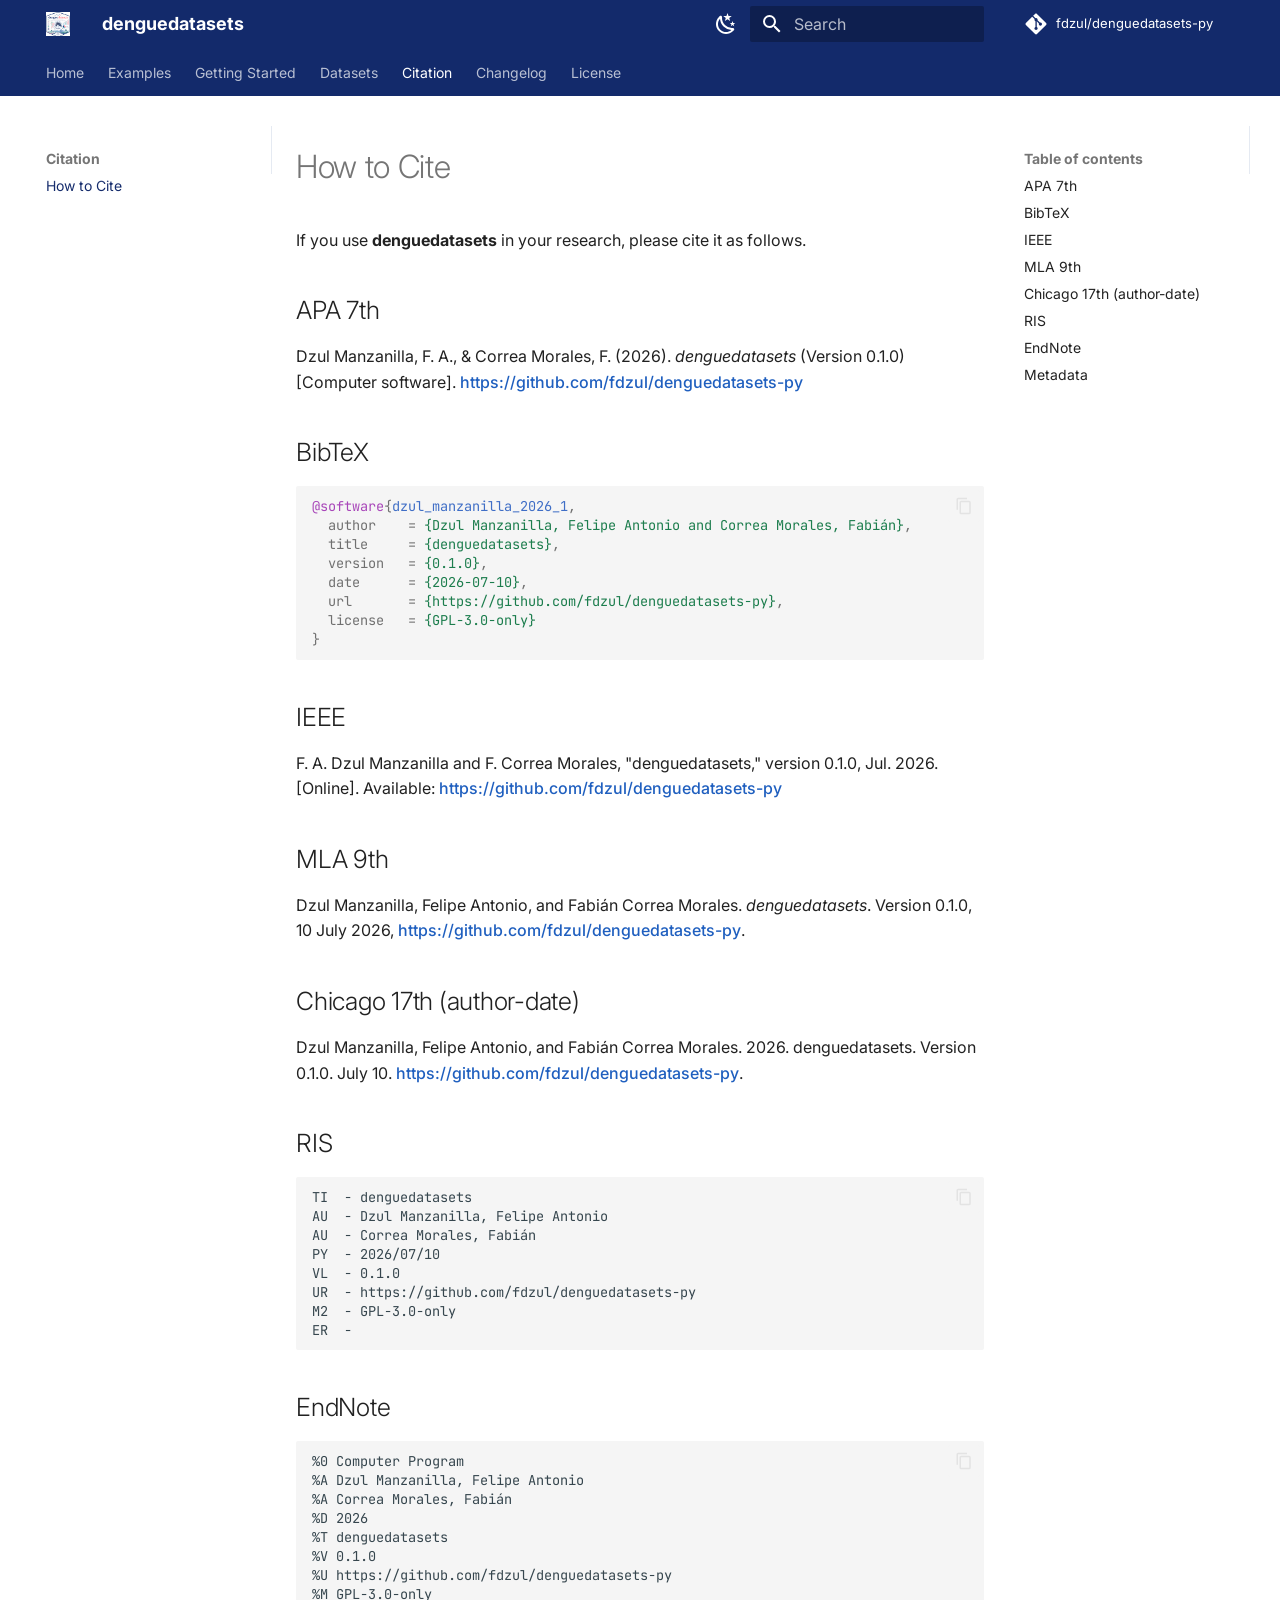
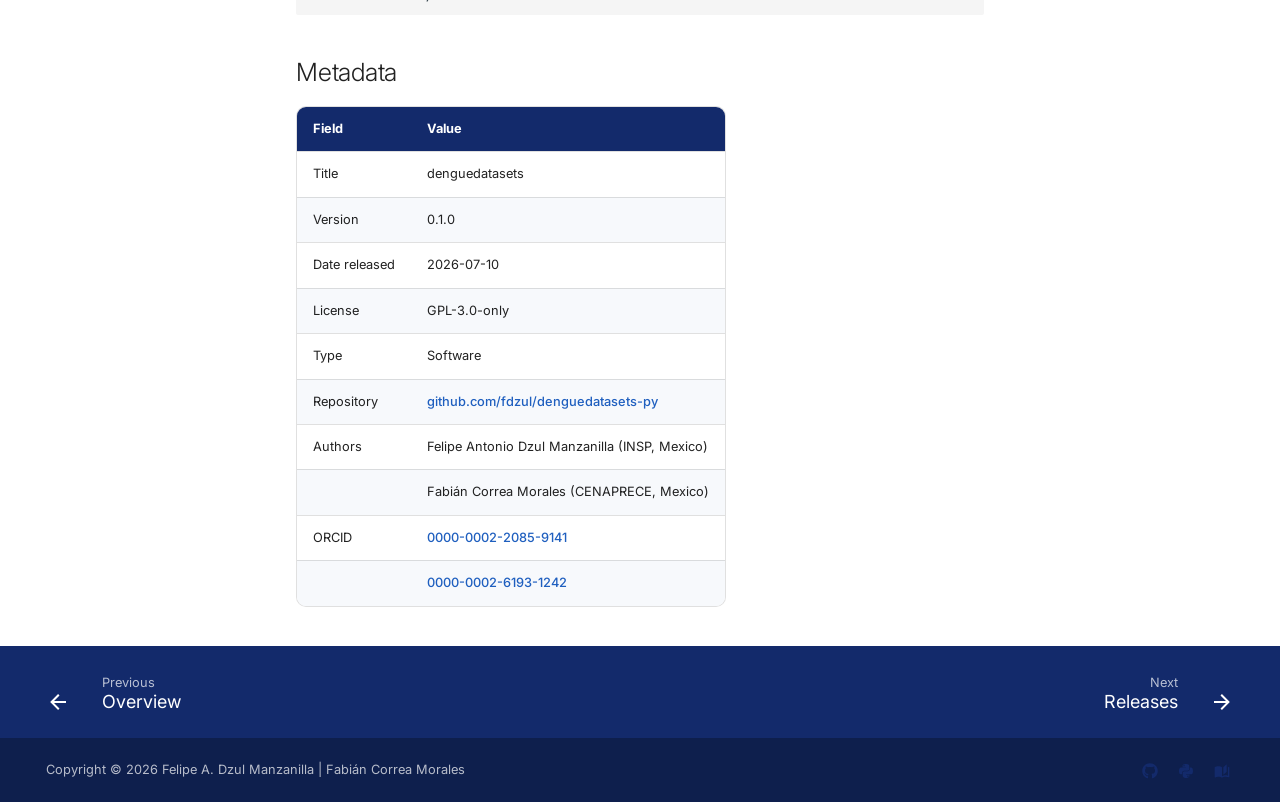
<file: citation/index.html>
<!doctype html>
<html lang="en" class="no-js">
  <head>
    
      <meta charset="utf-8">
      <meta name="viewport" content="width=device-width,initial-scale=1">
      
        <meta name="description" content="A curated collection of open-access dengue fever surveillance and climate datasets for epidemiological research and machine learning in Python.">
      
      
        <meta name="author" content="Felipe Antonio Dzul Manzanilla">
      
      
        <link rel="canonical" href="https://fdzul.github.io/denguedatasets-py/citation/">
      
      
        <link rel="prev" href="../datasets/">
      
      
        <link rel="next" href="../changelog/">
      
      
        
      
      
      <link rel="icon" href="../assets/logo.png">
      <meta name="generator" content="mkdocs-1.6.1, mkdocs-material-9.7.6">
    
    
      
        <title>How to Cite - denguedatasets</title>
      
    
    
      <link rel="stylesheet" href="../assets/stylesheets/main.484c7ddc.min.css">
      
        
        <link rel="stylesheet" href="../assets/stylesheets/palette.ab4e12ef.min.css">
      
      


    
    
      
    
    
      
        
        
        <link rel="preconnect" href="https://fonts.gstatic.com" crossorigin>
        <link rel="stylesheet" href="https://fonts.googleapis.com/css?family=Inter:300,300i,400,400i,700,700i%7CJetBrains+Mono:400,400i,700,700i&display=fallback">
        <style>:root{--md-text-font:"Inter";--md-code-font:"JetBrains Mono"}</style>
      
    
    
      <link rel="stylesheet" href="../stylesheets/extra.css">
    
    <script>__md_scope=new URL("..",location),__md_hash=e=>[...e].reduce(((e,_)=>(e<<5)-e+_.charCodeAt(0)),0),__md_get=(e,_=localStorage,t=__md_scope)=>JSON.parse(_.getItem(t.pathname+"."+e)),__md_set=(e,_,t=localStorage,a=__md_scope)=>{try{t.setItem(a.pathname+"."+e,JSON.stringify(_))}catch(e){}}</script>
    
      

    
    
  </head>
  
  
    
    
      
    
    
    
    
    <body dir="ltr" data-md-color-scheme="default" data-md-color-primary="custom" data-md-color-accent="custom">
  
    
    <input class="md-toggle" data-md-toggle="drawer" type="checkbox" id="__drawer" autocomplete="off">
    <input class="md-toggle" data-md-toggle="search" type="checkbox" id="__search" autocomplete="off">
    <label class="md-overlay" for="__drawer"></label>
    <div data-md-component="skip">
      
        
        <a href="#apa-7th" class="md-skip">
          Skip to content
        </a>
      
    </div>
    <div data-md-component="announce">
      
    </div>
    
    
      

<header class="md-header" data-md-component="header">
  <nav class="md-header__inner md-grid" aria-label="Header">
    <a href=".." title="denguedatasets" class="md-header__button md-logo" aria-label="denguedatasets" data-md-component="logo">
      
  <img src="../assets/logo.png" alt="logo">

    </a>
    <label class="md-header__button md-icon" for="__drawer">
      
      <svg xmlns="http://www.w3.org/2000/svg" viewBox="0 0 24 24"><path d="M3 6h18v2H3zm0 5h18v2H3zm0 5h18v2H3z"/></svg>
    </label>
    <div class="md-header__title" data-md-component="header-title">
      <div class="md-header__ellipsis">
        <div class="md-header__topic">
          <span class="md-ellipsis">
            denguedatasets
          </span>
        </div>
        <div class="md-header__topic" data-md-component="header-topic">
          <span class="md-ellipsis">
            
              How to Cite
            
          </span>
        </div>
      </div>
    </div>
    
      
        <form class="md-header__option" data-md-component="palette">
  
    
    
    
    <input class="md-option" data-md-color-media="" data-md-color-scheme="default" data-md-color-primary="custom" data-md-color-accent="custom"  aria-label="Dark mode"  type="radio" name="__palette" id="__palette_0">
    
      <label class="md-header__button md-icon" title="Dark mode" for="__palette_1" hidden>
        <svg xmlns="http://www.w3.org/2000/svg" viewBox="0 0 24 24"><path d="m17.75 4.09-2.53 1.94.91 3.06-2.63-1.81-2.63 1.81.91-3.06-2.53-1.94L12.44 4l1.06-3 1.06 3zm3.5 6.91-1.64 1.25.59 1.98-1.7-1.17-1.7 1.17.59-1.98L15.75 11l2.06-.05L18.5 9l.69 1.95zm-2.28 4.95c.83-.08 1.72 1.1 1.19 1.85-.32.45-.66.87-1.08 1.27C15.17 23 8.84 23 4.94 19.07c-3.91-3.9-3.91-10.24 0-14.14.4-.4.82-.76 1.27-1.08.75-.53 1.93.36 1.85 1.19-.27 2.86.69 5.83 2.89 8.02a9.96 9.96 0 0 0 8.02 2.89m-1.64 2.02a12.08 12.08 0 0 1-7.8-3.47c-2.17-2.19-3.33-5-3.49-7.82-2.81 3.14-2.7 7.96.31 10.98 3.02 3.01 7.84 3.12 10.98.31"/></svg>
      </label>
    
  
    
    
    
    <input class="md-option" data-md-color-media="" data-md-color-scheme="slate" data-md-color-primary="custom" data-md-color-accent="custom"  aria-label="Light mode"  type="radio" name="__palette" id="__palette_1">
    
      <label class="md-header__button md-icon" title="Light mode" for="__palette_0" hidden>
        <svg xmlns="http://www.w3.org/2000/svg" viewBox="0 0 24 24"><path d="M12 7a5 5 0 0 1 5 5 5 5 0 0 1-5 5 5 5 0 0 1-5-5 5 5 0 0 1 5-5m0 2a3 3 0 0 0-3 3 3 3 0 0 0 3 3 3 3 0 0 0 3-3 3 3 0 0 0-3-3m0-7 2.39 3.42C13.65 5.15 12.84 5 12 5s-1.65.15-2.39.42zM3.34 7l4.16-.35A7.2 7.2 0 0 0 5.94 8.5c-.44.74-.69 1.5-.83 2.29zm.02 10 1.76-3.77a7.131 7.131 0 0 0 2.38 4.14zM20.65 7l-1.77 3.79a7.02 7.02 0 0 0-2.38-4.15zm-.01 10-4.14.36c.59-.51 1.12-1.14 1.54-1.86.42-.73.69-1.5.83-2.29zM12 22l-2.41-3.44c.74.27 1.55.44 2.41.44.82 0 1.63-.17 2.37-.44z"/></svg>
      </label>
    
  
</form>
      
    
    
      <script>var palette=__md_get("__palette");if(palette&&palette.color){if("(prefers-color-scheme)"===palette.color.media){var media=matchMedia("(prefers-color-scheme: light)"),input=document.querySelector(media.matches?"[data-md-color-media='(prefers-color-scheme: light)']":"[data-md-color-media='(prefers-color-scheme: dark)']");palette.color.media=input.getAttribute("data-md-color-media"),palette.color.scheme=input.getAttribute("data-md-color-scheme"),palette.color.primary=input.getAttribute("data-md-color-primary"),palette.color.accent=input.getAttribute("data-md-color-accent")}for(var[key,value]of Object.entries(palette.color))document.body.setAttribute("data-md-color-"+key,value)}</script>
    
    
    
      
      
        <label class="md-header__button md-icon" for="__search">
          
          <svg xmlns="http://www.w3.org/2000/svg" viewBox="0 0 24 24"><path d="M9.5 3A6.5 6.5 0 0 1 16 9.5c0 1.61-.59 3.09-1.56 4.23l.27.27h.79l5 5-1.5 1.5-5-5v-.79l-.27-.27A6.52 6.52 0 0 1 9.5 16 6.5 6.5 0 0 1 3 9.5 6.5 6.5 0 0 1 9.5 3m0 2C7 5 5 7 5 9.5S7 14 9.5 14 14 12 14 9.5 12 5 9.5 5"/></svg>
        </label>
        <div class="md-search" data-md-component="search" role="dialog">
  <label class="md-search__overlay" for="__search"></label>
  <div class="md-search__inner" role="search">
    <form class="md-search__form" name="search">
      <input type="text" class="md-search__input" name="query" aria-label="Search" placeholder="Search" autocapitalize="off" autocorrect="off" autocomplete="off" spellcheck="false" data-md-component="search-query" required>
      <label class="md-search__icon md-icon" for="__search">
        
        <svg xmlns="http://www.w3.org/2000/svg" viewBox="0 0 24 24"><path d="M9.5 3A6.5 6.5 0 0 1 16 9.5c0 1.61-.59 3.09-1.56 4.23l.27.27h.79l5 5-1.5 1.5-5-5v-.79l-.27-.27A6.52 6.52 0 0 1 9.5 16 6.5 6.5 0 0 1 3 9.5 6.5 6.5 0 0 1 9.5 3m0 2C7 5 5 7 5 9.5S7 14 9.5 14 14 12 14 9.5 12 5 9.5 5"/></svg>
        
        <svg xmlns="http://www.w3.org/2000/svg" viewBox="0 0 24 24"><path d="M20 11v2H8l5.5 5.5-1.42 1.42L4.16 12l7.92-7.92L13.5 5.5 8 11z"/></svg>
      </label>
      <nav class="md-search__options" aria-label="Search">
        
          <a href="javascript:void(0)" class="md-search__icon md-icon" title="Share" aria-label="Share" data-clipboard data-clipboard-text="" data-md-component="search-share" tabindex="-1">
            
            <svg xmlns="http://www.w3.org/2000/svg" viewBox="0 0 24 24"><path d="M18 16.08c-.76 0-1.44.3-1.96.77L8.91 12.7c.05-.23.09-.46.09-.7s-.04-.47-.09-.7l7.05-4.11c.54.5 1.25.81 2.04.81a3 3 0 0 0 3-3 3 3 0 0 0-3-3 3 3 0 0 0-3 3c0 .24.04.47.09.7L8.04 9.81C7.5 9.31 6.79 9 6 9a3 3 0 0 0-3 3 3 3 0 0 0 3 3c.79 0 1.5-.31 2.04-.81l7.12 4.15c-.05.21-.08.43-.08.66 0 1.61 1.31 2.91 2.92 2.91s2.92-1.3 2.92-2.91A2.92 2.92 0 0 0 18 16.08"/></svg>
          </a>
        
        <button type="reset" class="md-search__icon md-icon" title="Clear" aria-label="Clear" tabindex="-1">
          
          <svg xmlns="http://www.w3.org/2000/svg" viewBox="0 0 24 24"><path d="M19 6.41 17.59 5 12 10.59 6.41 5 5 6.41 10.59 12 5 17.59 6.41 19 12 13.41 17.59 19 19 17.59 13.41 12z"/></svg>
        </button>
      </nav>
      
        <div class="md-search__suggest" data-md-component="search-suggest"></div>
      
    </form>
    <div class="md-search__output">
      <div class="md-search__scrollwrap" tabindex="0" data-md-scrollfix>
        <div class="md-search-result" data-md-component="search-result">
          <div class="md-search-result__meta">
            Initializing search
          </div>
          <ol class="md-search-result__list" role="presentation"></ol>
        </div>
      </div>
    </div>
  </div>
</div>
      
    
    
      <div class="md-header__source">
        <a href="https://github.com/fdzul/denguedatasets-py" title="Go to repository" class="md-source" data-md-component="source">
  <div class="md-source__icon md-icon">
    
    <svg xmlns="http://www.w3.org/2000/svg" viewBox="0 0 448 512"><!--! Font Awesome Free 7.1.0 by @fontawesome - https://fontawesome.com License - https://fontawesome.com/license/free (Icons: CC BY 4.0, Fonts: SIL OFL 1.1, Code: MIT License) Copyright 2025 Fonticons, Inc.--><path d="M439.6 236.1 244 40.5c-5.4-5.5-12.8-8.5-20.4-8.5s-15 3-20.4 8.4L162.5 81l51.5 51.5c27.1-9.1 52.7 16.8 43.4 43.7l49.7 49.7c34.2-11.8 61.2 31 35.5 56.7-26.5 26.5-70.2-2.9-56-37.3L240.3 199v121.9c25.3 12.5 22.3 41.8 9.1 55-6.4 6.4-15.2 10.1-24.3 10.1s-17.8-3.6-24.3-10.1c-17.6-17.6-11.1-46.9 11.2-56v-123c-20.8-8.5-24.6-30.7-18.6-45L142.6 101 8.5 235.1C3 240.6 0 247.9 0 255.5s3 15 8.5 20.4l195.6 195.7c5.4 5.4 12.7 8.4 20.4 8.4s15-3 20.4-8.4l194.7-194.7c5.4-5.4 8.4-12.8 8.4-20.4s-3-15-8.4-20.4"/></svg>
  </div>
  <div class="md-source__repository">
    fdzul/denguedatasets-py
  </div>
</a>
      </div>
    
  </nav>
  
</header>
    
    <div class="md-container" data-md-component="container">
      
      
        
          
            
<nav class="md-tabs" aria-label="Tabs" data-md-component="tabs">
  <div class="md-grid">
    <ul class="md-tabs__list">
      
        
  
  
  
  
    <li class="md-tabs__item">
      <a href=".." class="md-tabs__link">
        
  
  
    
  
  Home

      </a>
    </li>
  

      
        
  
  
  
  
    <li class="md-tabs__item">
      <a href="../examples/" class="md-tabs__link">
        
  
  
    
  
  Examples

      </a>
    </li>
  

      
        
  
  
  
  
    
    
      <li class="md-tabs__item">
        <a href="../quickstart/" class="md-tabs__link">
          
  
  
    
  
  Getting Started

        </a>
      </li>
    
  

      
        
  
  
  
  
    
    
      <li class="md-tabs__item">
        <a href="../datasets/" class="md-tabs__link">
          
  
  
    
  
  Datasets

        </a>
      </li>
    
  

      
        
  
  
  
    
  
  
    
    
      <li class="md-tabs__item md-tabs__item--active">
        <a href="./" class="md-tabs__link">
          
  
  
    
  
  Citation

        </a>
      </li>
    
  

      
        
  
  
  
  
    
    
      <li class="md-tabs__item">
        <a href="../changelog/" class="md-tabs__link">
          
  
  
    
  
  Changelog

        </a>
      </li>
    
  

      
        
  
  
  
  
    
    
      <li class="md-tabs__item">
        <a href="../license/" class="md-tabs__link">
          
  
  
    
  
  License

        </a>
      </li>
    
  

      
    </ul>
  </div>
</nav>
          
        
      
      <main class="md-main" data-md-component="main">
        <div class="md-main__inner md-grid">
          
            
              
              <div class="md-sidebar md-sidebar--primary" data-md-component="sidebar" data-md-type="navigation" >
                <div class="md-sidebar__scrollwrap">
                  <div class="md-sidebar__inner">
                    


  


<nav class="md-nav md-nav--primary md-nav--lifted" aria-label="Navigation" data-md-level="0">
  <label class="md-nav__title" for="__drawer">
    <a href=".." title="denguedatasets" class="md-nav__button md-logo" aria-label="denguedatasets" data-md-component="logo">
      
  <img src="../assets/logo.png" alt="logo">

    </a>
    denguedatasets
  </label>
  
    <div class="md-nav__source">
      <a href="https://github.com/fdzul/denguedatasets-py" title="Go to repository" class="md-source" data-md-component="source">
  <div class="md-source__icon md-icon">
    
    <svg xmlns="http://www.w3.org/2000/svg" viewBox="0 0 448 512"><!--! Font Awesome Free 7.1.0 by @fontawesome - https://fontawesome.com License - https://fontawesome.com/license/free (Icons: CC BY 4.0, Fonts: SIL OFL 1.1, Code: MIT License) Copyright 2025 Fonticons, Inc.--><path d="M439.6 236.1 244 40.5c-5.4-5.5-12.8-8.5-20.4-8.5s-15 3-20.4 8.4L162.5 81l51.5 51.5c27.1-9.1 52.7 16.8 43.4 43.7l49.7 49.7c34.2-11.8 61.2 31 35.5 56.7-26.5 26.5-70.2-2.9-56-37.3L240.3 199v121.9c25.3 12.5 22.3 41.8 9.1 55-6.4 6.4-15.2 10.1-24.3 10.1s-17.8-3.6-24.3-10.1c-17.6-17.6-11.1-46.9 11.2-56v-123c-20.8-8.5-24.6-30.7-18.6-45L142.6 101 8.5 235.1C3 240.6 0 247.9 0 255.5s3 15 8.5 20.4l195.6 195.7c5.4 5.4 12.7 8.4 20.4 8.4s15-3 20.4-8.4l194.7-194.7c5.4-5.4 8.4-12.8 8.4-20.4s-3-15-8.4-20.4"/></svg>
  </div>
  <div class="md-source__repository">
    fdzul/denguedatasets-py
  </div>
</a>
    </div>
  
  <ul class="md-nav__list" data-md-scrollfix>
    
      
      
  
  
  
  
    <li class="md-nav__item">
      <a href=".." class="md-nav__link">
        
  
  
  <span class="md-ellipsis">
    
  
    Home
  

    
  </span>
  
  

      </a>
    </li>
  

    
      
      
  
  
  
  
    <li class="md-nav__item">
      <a href="../examples/" class="md-nav__link">
        
  
  
  <span class="md-ellipsis">
    
  
    Examples
  

    
  </span>
  
  

      </a>
    </li>
  

    
      
      
  
  
  
  
    
    
      
        
      
    
    
    
      
      
        
      
    
    
    <li class="md-nav__item md-nav__item--nested">
      
        
        
          
        
        <input class="md-nav__toggle md-toggle md-toggle--indeterminate" type="checkbox" id="__nav_3" >
        
          
          <label class="md-nav__link" for="__nav_3" id="__nav_3_label" tabindex="0">
            
  
  
  <span class="md-ellipsis">
    
  
    Getting Started
  

    
  </span>
  
  

            <span class="md-nav__icon md-icon"></span>
          </label>
        
        <nav class="md-nav" data-md-level="1" aria-labelledby="__nav_3_label" aria-expanded="false">
          <label class="md-nav__title" for="__nav_3">
            <span class="md-nav__icon md-icon"></span>
            
  
    Getting Started
  

          </label>
          <ul class="md-nav__list" data-md-scrollfix>
            
              
                
  
  
  
  
    <li class="md-nav__item">
      <a href="../quickstart/" class="md-nav__link">
        
  
  
  <span class="md-ellipsis">
    
  
    Quick Start
  

    
  </span>
  
  

      </a>
    </li>
  

              
            
          </ul>
        </nav>
      
    </li>
  

    
      
      
  
  
  
  
    
    
      
        
      
    
    
    
      
      
        
      
    
    
    <li class="md-nav__item md-nav__item--nested">
      
        
        
          
        
        <input class="md-nav__toggle md-toggle md-toggle--indeterminate" type="checkbox" id="__nav_4" >
        
          
          <label class="md-nav__link" for="__nav_4" id="__nav_4_label" tabindex="0">
            
  
  
  <span class="md-ellipsis">
    
  
    Datasets
  

    
  </span>
  
  

            <span class="md-nav__icon md-icon"></span>
          </label>
        
        <nav class="md-nav" data-md-level="1" aria-labelledby="__nav_4_label" aria-expanded="false">
          <label class="md-nav__title" for="__nav_4">
            <span class="md-nav__icon md-icon"></span>
            
  
    Datasets
  

          </label>
          <ul class="md-nav__list" data-md-scrollfix>
            
              
                
  
  
  
  
    <li class="md-nav__item">
      <a href="../datasets/" class="md-nav__link">
        
  
  
  <span class="md-ellipsis">
    
  
    Overview
  

    
  </span>
  
  

      </a>
    </li>
  

              
            
          </ul>
        </nav>
      
    </li>
  

    
      
      
  
  
    
  
  
  
    
    
      
        
      
    
    
    
      
        
        
      
      
        
      
    
    
    <li class="md-nav__item md-nav__item--active md-nav__item--section md-nav__item--nested">
      
        
        
        <input class="md-nav__toggle md-toggle " type="checkbox" id="__nav_5" checked>
        
          
          <label class="md-nav__link" for="__nav_5" id="__nav_5_label" tabindex="">
            
  
  
  <span class="md-ellipsis">
    
  
    Citation
  

    
  </span>
  
  

            <span class="md-nav__icon md-icon"></span>
          </label>
        
        <nav class="md-nav" data-md-level="1" aria-labelledby="__nav_5_label" aria-expanded="true">
          <label class="md-nav__title" for="__nav_5">
            <span class="md-nav__icon md-icon"></span>
            
  
    Citation
  

          </label>
          <ul class="md-nav__list" data-md-scrollfix>
            
              
                
  
  
    
  
  
  
    <li class="md-nav__item md-nav__item--active">
      
      <input class="md-nav__toggle md-toggle" type="checkbox" id="__toc">
      
      
      
        <label class="md-nav__link md-nav__link--active" for="__toc">
          
  
  
  <span class="md-ellipsis">
    
  
    How to Cite
  

    
  </span>
  
  

          <span class="md-nav__icon md-icon"></span>
        </label>
      
      <a href="./" class="md-nav__link md-nav__link--active">
        
  
  
  <span class="md-ellipsis">
    
  
    How to Cite
  

    
  </span>
  
  

      </a>
      
        

<nav class="md-nav md-nav--secondary" aria-label="Table of contents">
  
  
  
  
    <label class="md-nav__title" for="__toc">
      <span class="md-nav__icon md-icon"></span>
      Table of contents
    </label>
    <ul class="md-nav__list" data-md-component="toc" data-md-scrollfix>
      
        <li class="md-nav__item">
  <a href="#apa-7th" class="md-nav__link">
    <span class="md-ellipsis">
      
        APA 7th
      
    </span>
  </a>
  
</li>
      
        <li class="md-nav__item">
  <a href="#bibtex" class="md-nav__link">
    <span class="md-ellipsis">
      
        BibTeX
      
    </span>
  </a>
  
</li>
      
        <li class="md-nav__item">
  <a href="#ieee" class="md-nav__link">
    <span class="md-ellipsis">
      
        IEEE
      
    </span>
  </a>
  
</li>
      
        <li class="md-nav__item">
  <a href="#mla-9th" class="md-nav__link">
    <span class="md-ellipsis">
      
        MLA 9th
      
    </span>
  </a>
  
</li>
      
        <li class="md-nav__item">
  <a href="#chicago-17th-author-date" class="md-nav__link">
    <span class="md-ellipsis">
      
        Chicago 17th (author-date)
      
    </span>
  </a>
  
</li>
      
        <li class="md-nav__item">
  <a href="#ris" class="md-nav__link">
    <span class="md-ellipsis">
      
        RIS
      
    </span>
  </a>
  
</li>
      
        <li class="md-nav__item">
  <a href="#endnote" class="md-nav__link">
    <span class="md-ellipsis">
      
        EndNote
      
    </span>
  </a>
  
</li>
      
        <li class="md-nav__item">
  <a href="#metadata" class="md-nav__link">
    <span class="md-ellipsis">
      
        Metadata
      
    </span>
  </a>
  
</li>
      
    </ul>
  
</nav>
      
    </li>
  

              
            
          </ul>
        </nav>
      
    </li>
  

    
      
      
  
  
  
  
    
    
      
        
      
    
    
    
      
      
        
      
    
    
    <li class="md-nav__item md-nav__item--nested">
      
        
        
          
        
        <input class="md-nav__toggle md-toggle md-toggle--indeterminate" type="checkbox" id="__nav_6" >
        
          
          <label class="md-nav__link" for="__nav_6" id="__nav_6_label" tabindex="0">
            
  
  
  <span class="md-ellipsis">
    
  
    Changelog
  

    
  </span>
  
  

            <span class="md-nav__icon md-icon"></span>
          </label>
        
        <nav class="md-nav" data-md-level="1" aria-labelledby="__nav_6_label" aria-expanded="false">
          <label class="md-nav__title" for="__nav_6">
            <span class="md-nav__icon md-icon"></span>
            
  
    Changelog
  

          </label>
          <ul class="md-nav__list" data-md-scrollfix>
            
              
                
  
  
  
  
    <li class="md-nav__item">
      <a href="../changelog/" class="md-nav__link">
        
  
  
  <span class="md-ellipsis">
    
  
    Releases
  

    
  </span>
  
  

      </a>
    </li>
  

              
            
          </ul>
        </nav>
      
    </li>
  

    
      
      
  
  
  
  
    
    
      
        
      
    
    
    
      
      
        
      
    
    
    <li class="md-nav__item md-nav__item--nested">
      
        
        
          
        
        <input class="md-nav__toggle md-toggle md-toggle--indeterminate" type="checkbox" id="__nav_7" >
        
          
          <label class="md-nav__link" for="__nav_7" id="__nav_7_label" tabindex="0">
            
  
  
  <span class="md-ellipsis">
    
  
    License
  

    
  </span>
  
  

            <span class="md-nav__icon md-icon"></span>
          </label>
        
        <nav class="md-nav" data-md-level="1" aria-labelledby="__nav_7_label" aria-expanded="false">
          <label class="md-nav__title" for="__nav_7">
            <span class="md-nav__icon md-icon"></span>
            
  
    License
  

          </label>
          <ul class="md-nav__list" data-md-scrollfix>
            
              
                
  
  
  
  
    <li class="md-nav__item">
      <a href="../license/" class="md-nav__link">
        
  
  
  <span class="md-ellipsis">
    
  
    GNU General Public License v3.0 (GPL-3.0) License
  

    
  </span>
  
  

      </a>
    </li>
  

              
            
          </ul>
        </nav>
      
    </li>
  

    
  </ul>
</nav>
                  </div>
                </div>
              </div>
            
            
              
              <div class="md-sidebar md-sidebar--secondary" data-md-component="sidebar" data-md-type="toc" >
                <div class="md-sidebar__scrollwrap">
                  <div class="md-sidebar__inner">
                    

<nav class="md-nav md-nav--secondary" aria-label="Table of contents">
  
  
  
  
    <label class="md-nav__title" for="__toc">
      <span class="md-nav__icon md-icon"></span>
      Table of contents
    </label>
    <ul class="md-nav__list" data-md-component="toc" data-md-scrollfix>
      
        <li class="md-nav__item">
  <a href="#apa-7th" class="md-nav__link">
    <span class="md-ellipsis">
      
        APA 7th
      
    </span>
  </a>
  
</li>
      
        <li class="md-nav__item">
  <a href="#bibtex" class="md-nav__link">
    <span class="md-ellipsis">
      
        BibTeX
      
    </span>
  </a>
  
</li>
      
        <li class="md-nav__item">
  <a href="#ieee" class="md-nav__link">
    <span class="md-ellipsis">
      
        IEEE
      
    </span>
  </a>
  
</li>
      
        <li class="md-nav__item">
  <a href="#mla-9th" class="md-nav__link">
    <span class="md-ellipsis">
      
        MLA 9th
      
    </span>
  </a>
  
</li>
      
        <li class="md-nav__item">
  <a href="#chicago-17th-author-date" class="md-nav__link">
    <span class="md-ellipsis">
      
        Chicago 17th (author-date)
      
    </span>
  </a>
  
</li>
      
        <li class="md-nav__item">
  <a href="#ris" class="md-nav__link">
    <span class="md-ellipsis">
      
        RIS
      
    </span>
  </a>
  
</li>
      
        <li class="md-nav__item">
  <a href="#endnote" class="md-nav__link">
    <span class="md-ellipsis">
      
        EndNote
      
    </span>
  </a>
  
</li>
      
        <li class="md-nav__item">
  <a href="#metadata" class="md-nav__link">
    <span class="md-ellipsis">
      
        Metadata
      
    </span>
  </a>
  
</li>
      
    </ul>
  
</nav>
                  </div>
                </div>
              </div>
            
          
          
            <div class="md-content" data-md-component="content">
              
              <article class="md-content__inner md-typeset">
                
                  


  
  


  <h1>How to Cite</h1>

<p>If you use <strong>denguedatasets</strong> in your research, please cite it as follows.</p>
<h2 id="apa-7th">APA 7th<a class="headerlink" href="#apa-7th" title="Permanent link">&para;</a></h2>
<p>Dzul Manzanilla, F. A., &amp; Correa Morales, F. (2026). <em>denguedatasets</em> (Version 0.1.0) [Computer software]. <a href="https://github.com/fdzul/denguedatasets-py">https://github.com/fdzul/denguedatasets-py</a></p>
<h2 id="bibtex">BibTeX<a class="headerlink" href="#bibtex" title="Permanent link">&para;</a></h2>
<div class="highlight"><pre><span></span><code><a id="__codelineno-0-1" name="__codelineno-0-1" href="#__codelineno-0-1"></a><span class="nc">@software</span><span class="p">{</span><span class="nl">dzul_manzanilla_2026_1</span><span class="p">,</span>
<a id="__codelineno-0-2" name="__codelineno-0-2" href="#__codelineno-0-2"></a><span class="w">  </span><span class="na">author</span><span class="w">    </span><span class="p">=</span><span class="w"> </span><span class="s">{Dzul Manzanilla, Felipe Antonio and Correa Morales, Fabián}</span><span class="p">,</span>
<a id="__codelineno-0-3" name="__codelineno-0-3" href="#__codelineno-0-3"></a><span class="w">  </span><span class="na">title</span><span class="w">     </span><span class="p">=</span><span class="w"> </span><span class="s">{denguedatasets}</span><span class="p">,</span>
<a id="__codelineno-0-4" name="__codelineno-0-4" href="#__codelineno-0-4"></a><span class="w">  </span><span class="na">version</span><span class="w">   </span><span class="p">=</span><span class="w"> </span><span class="s">{0.1.0}</span><span class="p">,</span>
<a id="__codelineno-0-5" name="__codelineno-0-5" href="#__codelineno-0-5"></a><span class="w">  </span><span class="na">date</span><span class="w">      </span><span class="p">=</span><span class="w"> </span><span class="s">{2026-07-10}</span><span class="p">,</span>
<a id="__codelineno-0-6" name="__codelineno-0-6" href="#__codelineno-0-6"></a><span class="w">  </span><span class="na">url</span><span class="w">       </span><span class="p">=</span><span class="w"> </span><span class="s">{https://github.com/fdzul/denguedatasets-py}</span><span class="p">,</span>
<a id="__codelineno-0-7" name="__codelineno-0-7" href="#__codelineno-0-7"></a><span class="w">  </span><span class="na">license</span><span class="w">   </span><span class="p">=</span><span class="w"> </span><span class="s">{GPL-3.0-only}</span>
<a id="__codelineno-0-8" name="__codelineno-0-8" href="#__codelineno-0-8"></a><span class="p">}</span>
</code></pre></div>
<h2 id="ieee">IEEE<a class="headerlink" href="#ieee" title="Permanent link">&para;</a></h2>
<p>F. A. Dzul Manzanilla and F. Correa Morales, "denguedatasets," version 0.1.0, Jul. 2026. [Online]. Available: <a href="https://github.com/fdzul/denguedatasets-py">https://github.com/fdzul/denguedatasets-py</a></p>
<h2 id="mla-9th">MLA 9th<a class="headerlink" href="#mla-9th" title="Permanent link">&para;</a></h2>
<p>Dzul Manzanilla, Felipe Antonio, and Fabián Correa Morales. <em>denguedatasets</em>. Version 0.1.0, 10 July 2026, <a href="https://github.com/fdzul/denguedatasets-py">https://github.com/fdzul/denguedatasets-py</a>.</p>
<h2 id="chicago-17th-author-date">Chicago 17th (author-date)<a class="headerlink" href="#chicago-17th-author-date" title="Permanent link">&para;</a></h2>
<p>Dzul Manzanilla, Felipe Antonio, and Fabián Correa Morales. 2026. denguedatasets. Version 0.1.0. July 10. <a href="https://github.com/fdzul/denguedatasets-py">https://github.com/fdzul/denguedatasets-py</a>.</p>
<h2 id="ris">RIS<a class="headerlink" href="#ris" title="Permanent link">&para;</a></h2>
<div class="highlight"><pre><span></span><code><a id="__codelineno-1-1" name="__codelineno-1-1" href="#__codelineno-1-1"></a>TI  - denguedatasets
<a id="__codelineno-1-2" name="__codelineno-1-2" href="#__codelineno-1-2"></a>AU  - Dzul Manzanilla, Felipe Antonio
<a id="__codelineno-1-3" name="__codelineno-1-3" href="#__codelineno-1-3"></a>AU  - Correa Morales, Fabián
<a id="__codelineno-1-4" name="__codelineno-1-4" href="#__codelineno-1-4"></a>PY  - 2026/07/10
<a id="__codelineno-1-5" name="__codelineno-1-5" href="#__codelineno-1-5"></a>VL  - 0.1.0
<a id="__codelineno-1-6" name="__codelineno-1-6" href="#__codelineno-1-6"></a>UR  - https://github.com/fdzul/denguedatasets-py
<a id="__codelineno-1-7" name="__codelineno-1-7" href="#__codelineno-1-7"></a>M2  - GPL-3.0-only
<a id="__codelineno-1-8" name="__codelineno-1-8" href="#__codelineno-1-8"></a>ER  -
</code></pre></div>
<h2 id="endnote">EndNote<a class="headerlink" href="#endnote" title="Permanent link">&para;</a></h2>
<div class="highlight"><pre><span></span><code><a id="__codelineno-2-1" name="__codelineno-2-1" href="#__codelineno-2-1"></a>%0 Computer Program
<a id="__codelineno-2-2" name="__codelineno-2-2" href="#__codelineno-2-2"></a>%A Dzul Manzanilla, Felipe Antonio
<a id="__codelineno-2-3" name="__codelineno-2-3" href="#__codelineno-2-3"></a>%A Correa Morales, Fabián
<a id="__codelineno-2-4" name="__codelineno-2-4" href="#__codelineno-2-4"></a>%D 2026
<a id="__codelineno-2-5" name="__codelineno-2-5" href="#__codelineno-2-5"></a>%T denguedatasets
<a id="__codelineno-2-6" name="__codelineno-2-6" href="#__codelineno-2-6"></a>%V 0.1.0
<a id="__codelineno-2-7" name="__codelineno-2-7" href="#__codelineno-2-7"></a>%U https://github.com/fdzul/denguedatasets-py
<a id="__codelineno-2-8" name="__codelineno-2-8" href="#__codelineno-2-8"></a>%M GPL-3.0-only
</code></pre></div>
<h2 id="metadata">Metadata<a class="headerlink" href="#metadata" title="Permanent link">&para;</a></h2>
<table>
<thead>
<tr>
<th>Field</th>
<th>Value</th>
</tr>
</thead>
<tbody>
<tr>
<td>Title</td>
<td>denguedatasets</td>
</tr>
<tr>
<td>Version</td>
<td>0.1.0</td>
</tr>
<tr>
<td>Date released</td>
<td>2026-07-10</td>
</tr>
<tr>
<td>License</td>
<td>GPL-3.0-only</td>
</tr>
<tr>
<td>Type</td>
<td>Software</td>
</tr>
<tr>
<td>Repository</td>
<td><a href="https://github.com/fdzul/denguedatasets-py">github.com/fdzul/denguedatasets-py</a></td>
</tr>
<tr>
<td>Authors</td>
<td>Felipe Antonio Dzul Manzanilla (INSP, Mexico)</td>
</tr>
<tr>
<td></td>
<td>Fabián Correa Morales (CENAPRECE, Mexico)</td>
</tr>
<tr>
<td>ORCID</td>
<td><a href="https://orcid.org/0000-0002-2085-9141">0000-0002-2085-9141</a></td>
</tr>
<tr>
<td></td>
<td><a href="https://orcid.org/0000-0002-6193-1242">0000-0002-6193-1242</a></td>
</tr>
</tbody>
</table>












                
              </article>
            </div>
          
          
  <script>var tabs=__md_get("__tabs");if(Array.isArray(tabs))e:for(var set of document.querySelectorAll(".tabbed-set")){var labels=set.querySelector(".tabbed-labels");for(var tab of tabs)for(var label of labels.getElementsByTagName("label"))if(label.innerText.trim()===tab){var input=document.getElementById(label.htmlFor);input.checked=!0;continue e}}</script>

<script>var target=document.getElementById(location.hash.slice(1));target&&target.name&&(target.checked=target.name.startsWith("__tabbed_"))</script>
        </div>
        
          <button type="button" class="md-top md-icon" data-md-component="top" hidden>
  
  <svg xmlns="http://www.w3.org/2000/svg" viewBox="0 0 24 24"><path d="M13 20h-2V8l-5.5 5.5-1.42-1.42L12 4.16l7.92 7.92-1.42 1.42L13 8z"/></svg>
  Back to top
</button>
        
      </main>
      
        <footer class="md-footer">
  
    
      
      <nav class="md-footer__inner md-grid" aria-label="Footer" >
        
          
          <a href="../datasets/" class="md-footer__link md-footer__link--prev" aria-label="Previous: Overview">
            <div class="md-footer__button md-icon">
              
              <svg xmlns="http://www.w3.org/2000/svg" viewBox="0 0 24 24"><path d="M20 11v2H8l5.5 5.5-1.42 1.42L4.16 12l7.92-7.92L13.5 5.5 8 11z"/></svg>
            </div>
            <div class="md-footer__title">
              <span class="md-footer__direction">
                Previous
              </span>
              <div class="md-ellipsis">
                Overview
              </div>
            </div>
          </a>
        
        
          
          <a href="../changelog/" class="md-footer__link md-footer__link--next" aria-label="Next: Releases">
            <div class="md-footer__title">
              <span class="md-footer__direction">
                Next
              </span>
              <div class="md-ellipsis">
                Releases
              </div>
            </div>
            <div class="md-footer__button md-icon">
              
              <svg xmlns="http://www.w3.org/2000/svg" viewBox="0 0 24 24"><path d="M4 11v2h12l-5.5 5.5 1.42 1.42L19.84 12l-7.92-7.92L10.5 5.5 16 11z"/></svg>
            </div>
          </a>
        
      </nav>
    
  
  <div class="md-footer-meta md-typeset">
    <div class="md-footer-meta__inner md-grid">
      <div class="md-copyright">
  
    <div class="md-copyright__highlight">
      Copyright © 2026 Felipe A. Dzul Manzanilla | Fabián Correa Morales
    </div>
  
  
</div>
      
        
<div class="md-social">
  
    
    
    
    
      
      
    
    <a href="https://github.com/fdzul" target="_blank" rel="noopener" title="github.com" class="md-social__link">
      <svg xmlns="http://www.w3.org/2000/svg" viewBox="0 0 512 512"><!--! Font Awesome Free 7.1.0 by @fontawesome - https://fontawesome.com License - https://fontawesome.com/license/free (Icons: CC BY 4.0, Fonts: SIL OFL 1.1, Code: MIT License) Copyright 2025 Fonticons, Inc.--><path d="M173.9 397.4c0 2-2.3 3.6-5.2 3.6-3.3.3-5.6-1.3-5.6-3.6 0-2 2.3-3.6 5.2-3.6 3-.3 5.6 1.3 5.6 3.6m-31.1-4.5c-.7 2 1.3 4.3 4.3 4.9 2.6 1 5.6 0 6.2-2s-1.3-4.3-4.3-5.2c-2.6-.7-5.5.3-6.2 2.3m44.2-1.7c-2.9.7-4.9 2.6-4.6 4.9.3 2 2.9 3.3 5.9 2.6 2.9-.7 4.9-2.6 4.6-4.6-.3-1.9-3-3.2-5.9-2.9M252.8 8C114.1 8 8 113.3 8 252c0 110.9 69.8 205.8 169.5 239.2 12.8 2.3 17.3-5.6 17.3-12.1 0-6.2-.3-40.4-.3-61.4 0 0-70 15-84.7-29.8 0 0-11.4-29.1-27.8-36.6 0 0-22.9-15.7 1.6-15.4 0 0 24.9 2 38.6 25.8 21.9 38.6 58.6 27.5 72.9 20.9 2.3-16 8.8-27.1 16-33.7-55.9-6.2-112.3-14.3-112.3-110.5 0-27.5 7.6-41.3 23.6-58.9-2.6-6.5-11.1-33.3 2.6-67.9 20.9-6.5 69 27 69 27 20-5.6 41.5-8.5 62.8-8.5s42.8 2.9 62.8 8.5c0 0 48.1-33.6 69-27 13.7 34.7 5.2 61.4 2.6 67.9 16 17.7 25.8 31.5 25.8 58.9 0 96.5-58.9 104.2-114.8 110.5 9.2 7.9 17 22.9 17 46.4 0 33.7-.3 75.4-.3 83.6 0 6.5 4.6 14.4 17.3 12.1C436.2 457.8 504 362.9 504 252 504 113.3 391.5 8 252.8 8M105.2 352.9c-1.3 1-1 3.3.7 5.2 1.6 1.6 3.9 2.3 5.2 1 1.3-1 1-3.3-.7-5.2-1.6-1.6-3.9-2.3-5.2-1m-10.8-8.1c-.7 1.3.3 2.9 2.3 3.9 1.6 1 3.6.7 4.3-.7.7-1.3-.3-2.9-2.3-3.9-2-.6-3.6-.3-4.3.7m32.4 35.6c-1.6 1.3-1 4.3 1.3 6.2 2.3 2.3 5.2 2.6 6.5 1 1.3-1.3.7-4.3-1.3-6.2-2.2-2.3-5.2-2.6-6.5-1m-11.4-14.7c-1.6 1-1.6 3.6 0 5.9s4.3 3.3 5.6 2.3c1.6-1.3 1.6-3.9 0-6.2-1.4-2.3-4-3.3-5.6-2"/></svg>
    </a>
  
    
    
    
    
      
      
    
    <a href="https://pypi.org/project/denguedatasets-py/" target="_blank" rel="noopener" title="pypi.org" class="md-social__link">
      <svg xmlns="http://www.w3.org/2000/svg" viewBox="0 0 448 512"><!--! Font Awesome Free 7.1.0 by @fontawesome - https://fontawesome.com License - https://fontawesome.com/license/free (Icons: CC BY 4.0, Fonts: SIL OFL 1.1, Code: MIT License) Copyright 2025 Fonticons, Inc.--><path d="M439.8 200.5c-7.7-30.9-22.3-54.2-53.4-54.2h-40.1v47.4c0 36.8-31.2 67.8-66.8 67.8H172.7c-29.2 0-53.4 25-53.4 54.3v101.8c0 29 25.2 46 53.4 54.3 33.8 9.9 66.3 11.7 106.8 0 26.9-7.8 53.4-23.5 53.4-54.3v-40.7H226.2v-13.6h160.2c31.1 0 42.6-21.7 53.4-54.2 11.2-33.5 10.7-65.7 0-108.6M286.2 444.7a20.4 20.4 0 1 1 0-40.7 20.4 20.4 0 1 1 0 40.7M167.8 248.1h106.8c29.7 0 53.4-24.5 53.4-54.3V91.9c0-29-24.4-50.7-53.4-55.6-35.8-5.9-74.7-5.6-106.8.1-45.2 8-53.4 24.7-53.4 55.6v40.7h106.9v13.6h-147c-31.1 0-58.3 18.7-66.8 54.2-9.8 40.7-10.2 66.1 0 108.6 7.6 31.6 25.7 54.2 56.8 54.2H101v-48.8c0-35.3 30.5-66.4 66.8-66.4m-6.6-183.4a20.4 20.4 0 1 1 0 40.8 20.4 20.4 0 1 1 0-40.8"/></svg>
    </a>
  
    
    
    
    
    <a href="citation/" target="_blank" rel="noopener" title="" class="md-social__link">
      <svg xmlns="http://www.w3.org/2000/svg" viewBox="0 0 24 24"><path d="m19 2-5 4.5v11l5-4.5zM6.5 5C4.55 5 2.45 5.4 1 6.5v14.66c0 .25.25.5.5.5.1 0 .15-.07.25-.07 1.35-.65 3.3-1.09 4.75-1.09 1.95 0 4.05.4 5.5 1.5 1.35-.85 3.8-1.5 5.5-1.5 1.65 0 3.35.31 4.75 1.06.1.05.15.03.25.03.25 0 .5-.25.5-.5V6.5c-.6-.45-1.25-.75-2-1V19c-1.1-.35-2.3-.5-3.5-.5-1.7 0-4.15.65-5.5 1.5V6.5C10.55 5.4 8.45 5 6.5 5"/></svg>
    </a>
  
</div>
      
    </div>
  </div>
</footer>
      
    </div>
    <div class="md-dialog" data-md-component="dialog">
      <div class="md-dialog__inner md-typeset"></div>
    </div>
    
      <div class="md-progress" data-md-component="progress" role="progressbar"></div>
    
    
    
      
      
      <script id="__config" type="application/json">{"annotate": null, "base": "..", "features": ["navigation.instant", "navigation.instant.progress", "navigation.tabs", "navigation.sections", "navigation.expand", "navigation.top", "navigation.footer", "navigation.indexes", "search.highlight", "search.share", "search.suggest", "toc.follow", "content.code.copy", "content.code.annotate", "content.tabs.link"], "search": "../assets/javascripts/workers/search.2c215733.min.js", "tags": null, "translations": {"clipboard.copied": "Copied to clipboard", "clipboard.copy": "Copy to clipboard", "search.result.more.one": "1 more on this page", "search.result.more.other": "# more on this page", "search.result.none": "No matching documents", "search.result.one": "1 matching document", "search.result.other": "# matching documents", "search.result.placeholder": "Type to start searching", "search.result.term.missing": "Missing", "select.version": "Select version"}, "version": null}</script>
    
    
      <script src="../assets/javascripts/bundle.79ae519e.min.js"></script>
      
    
  </body>
</html>
</file>
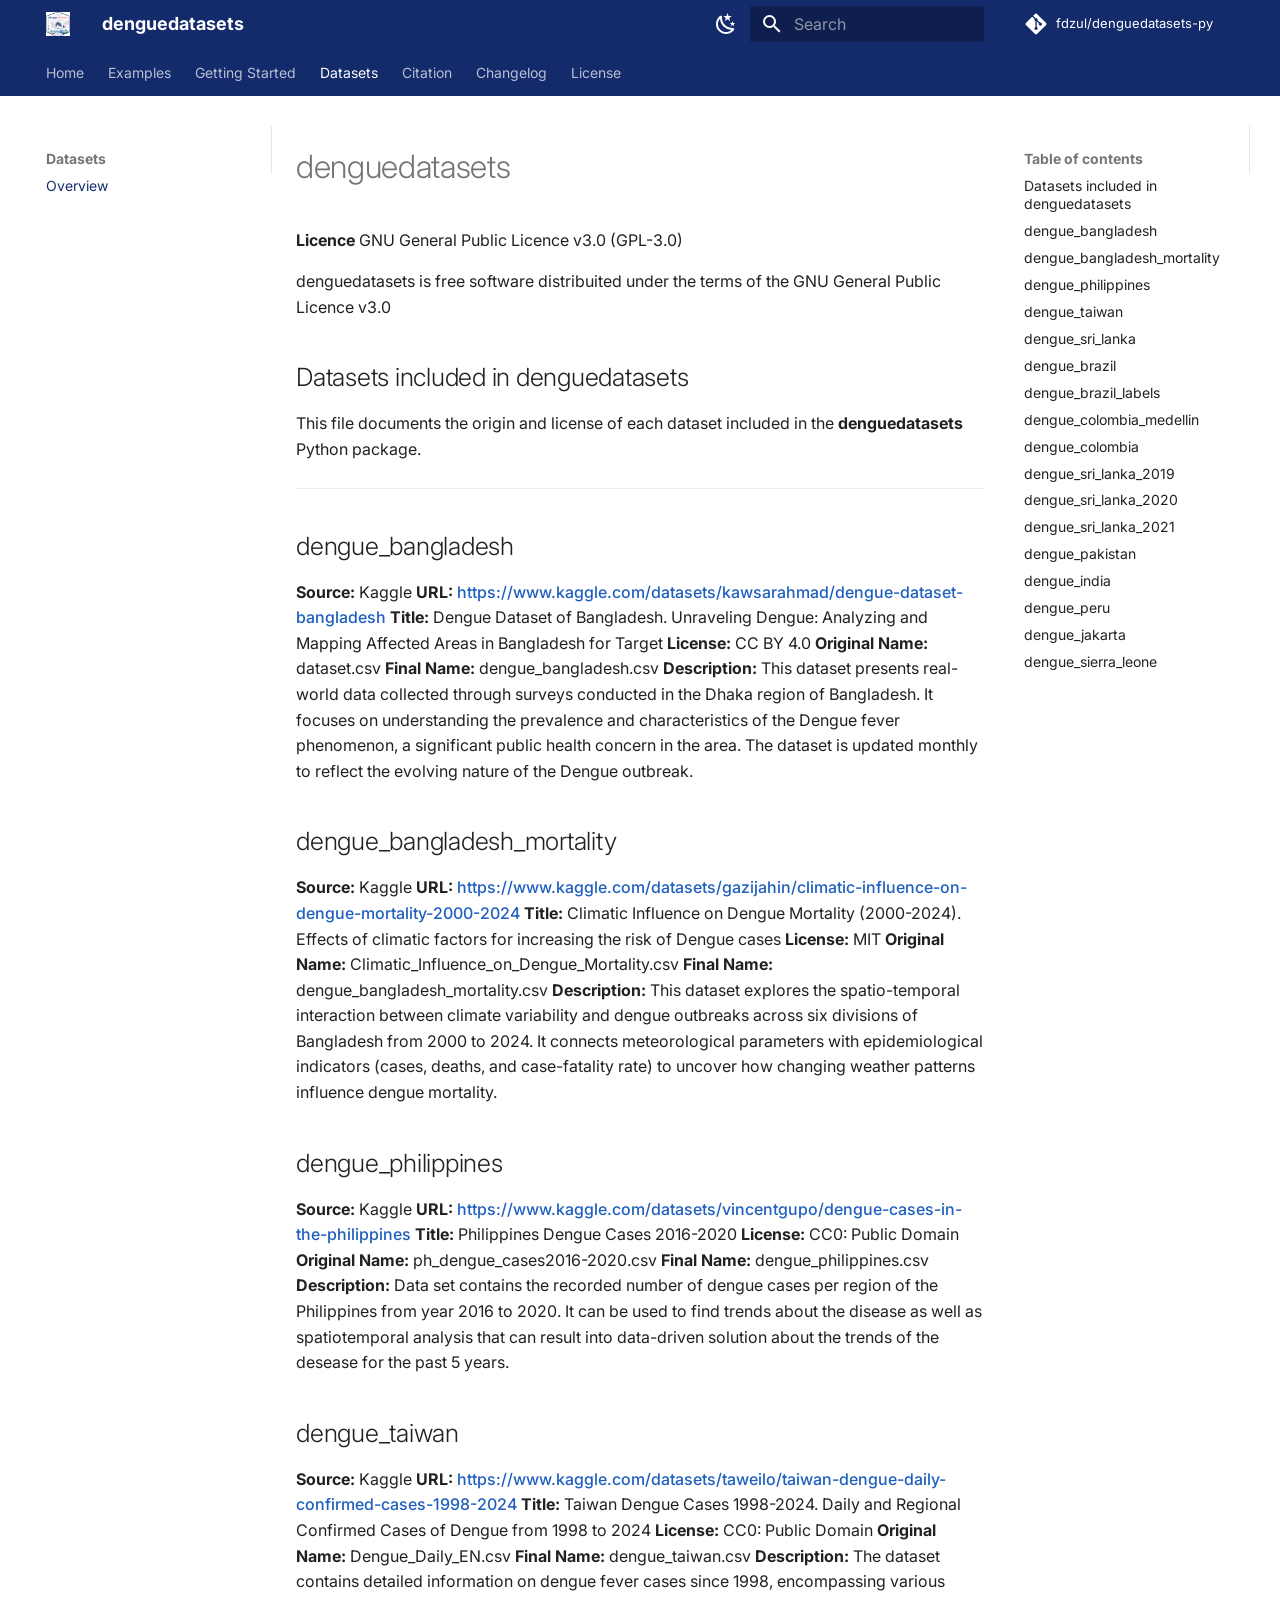
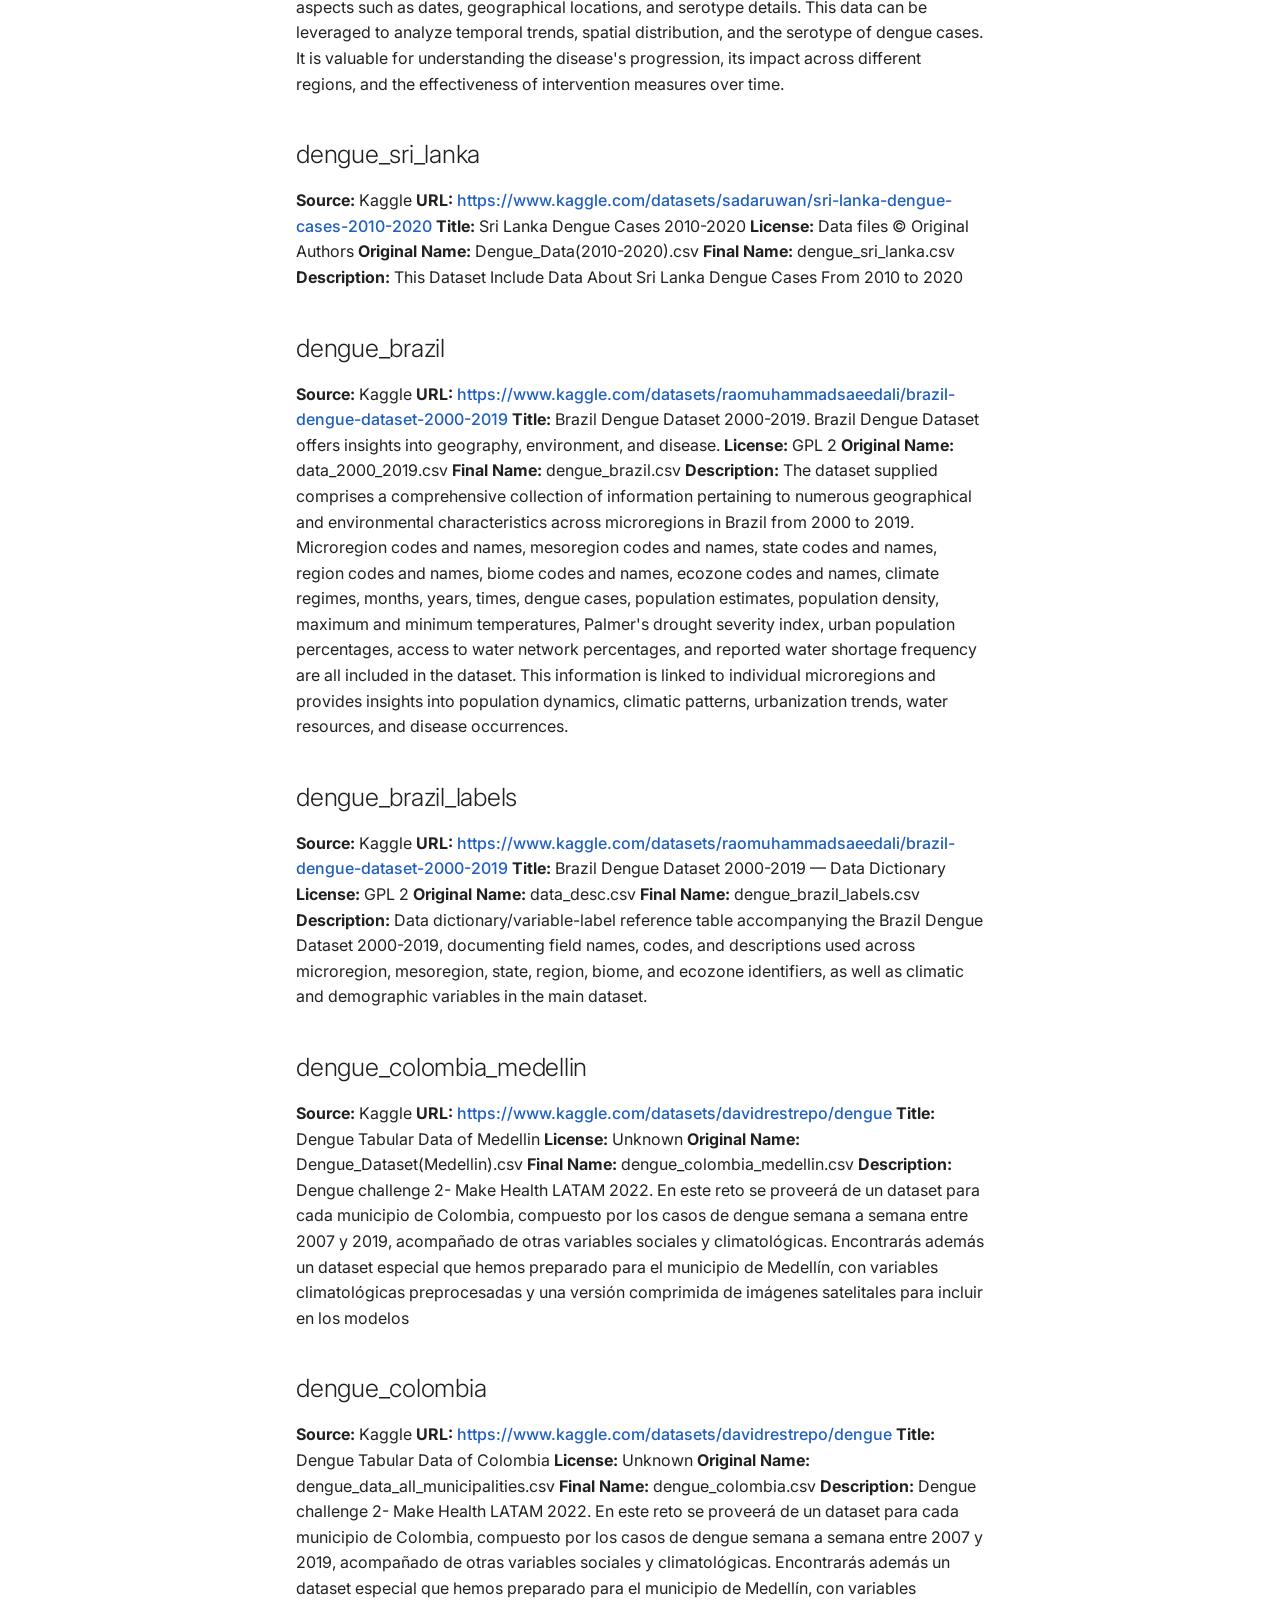
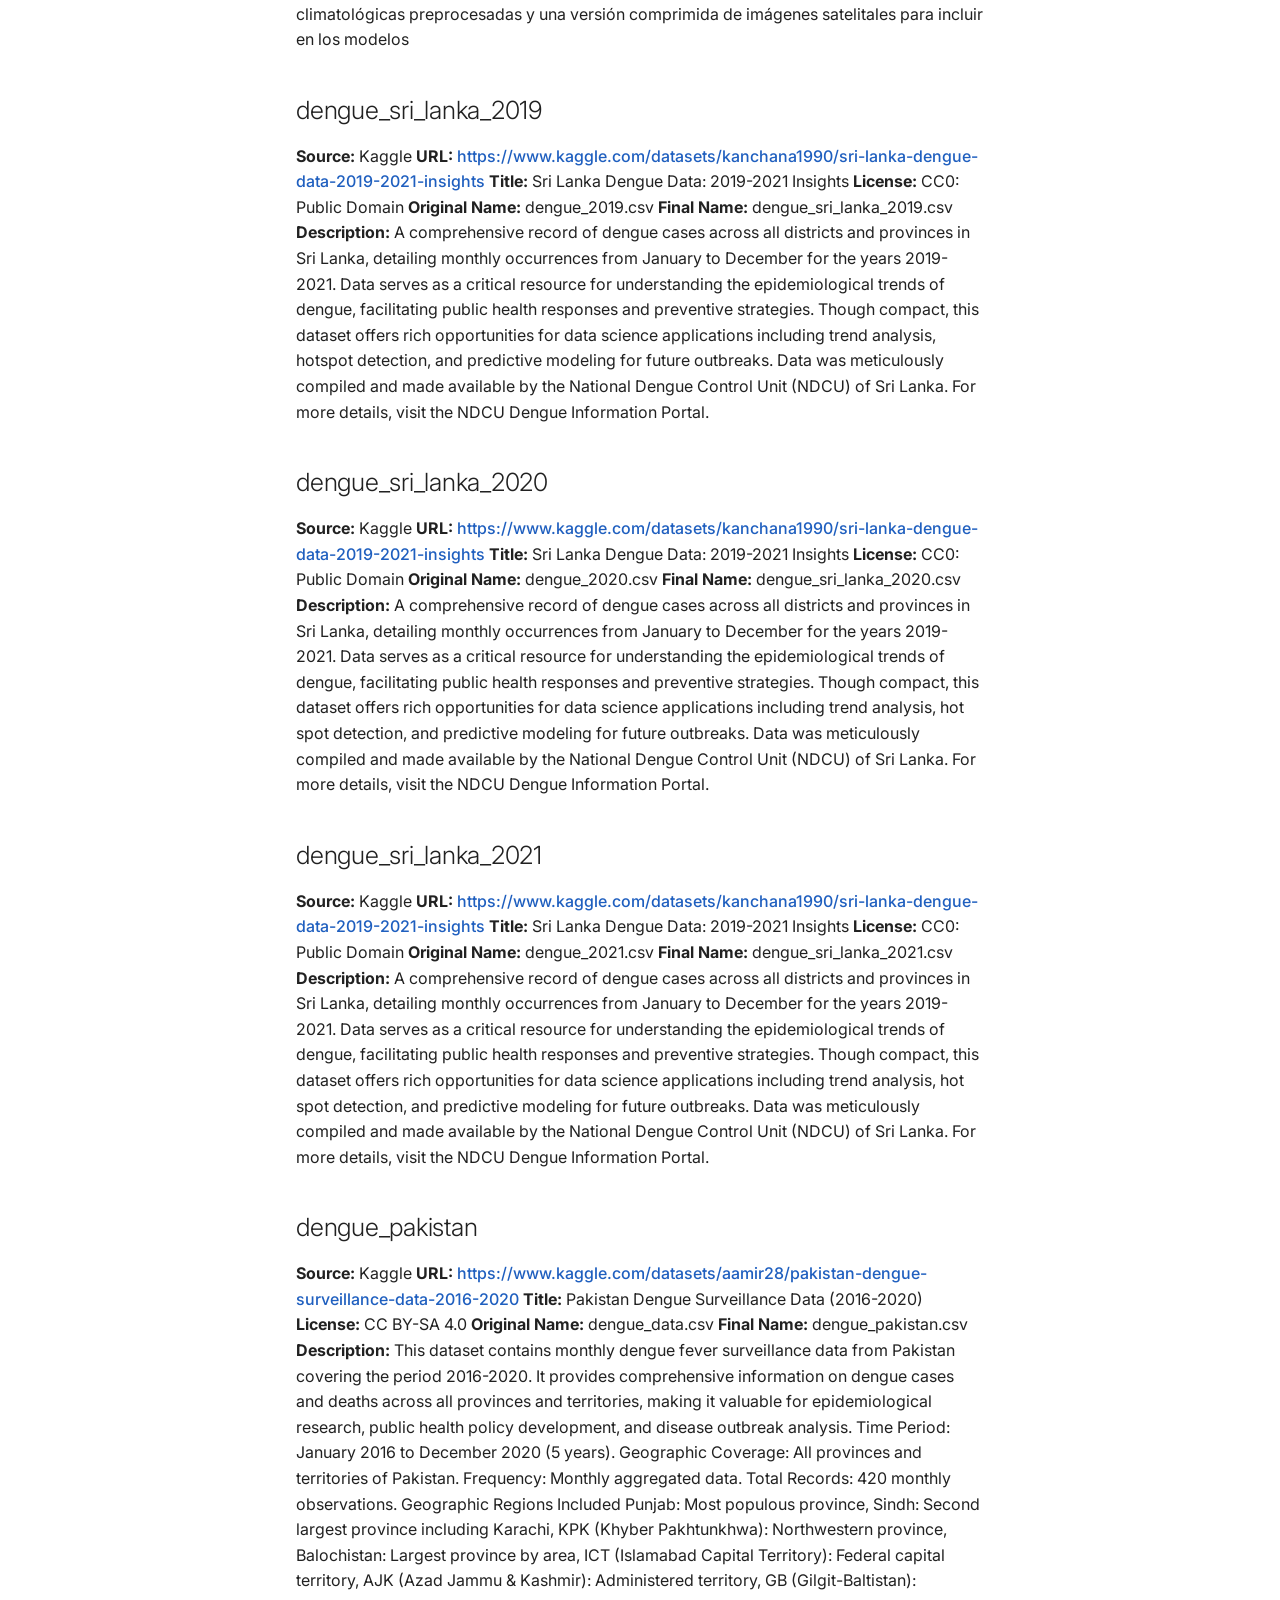
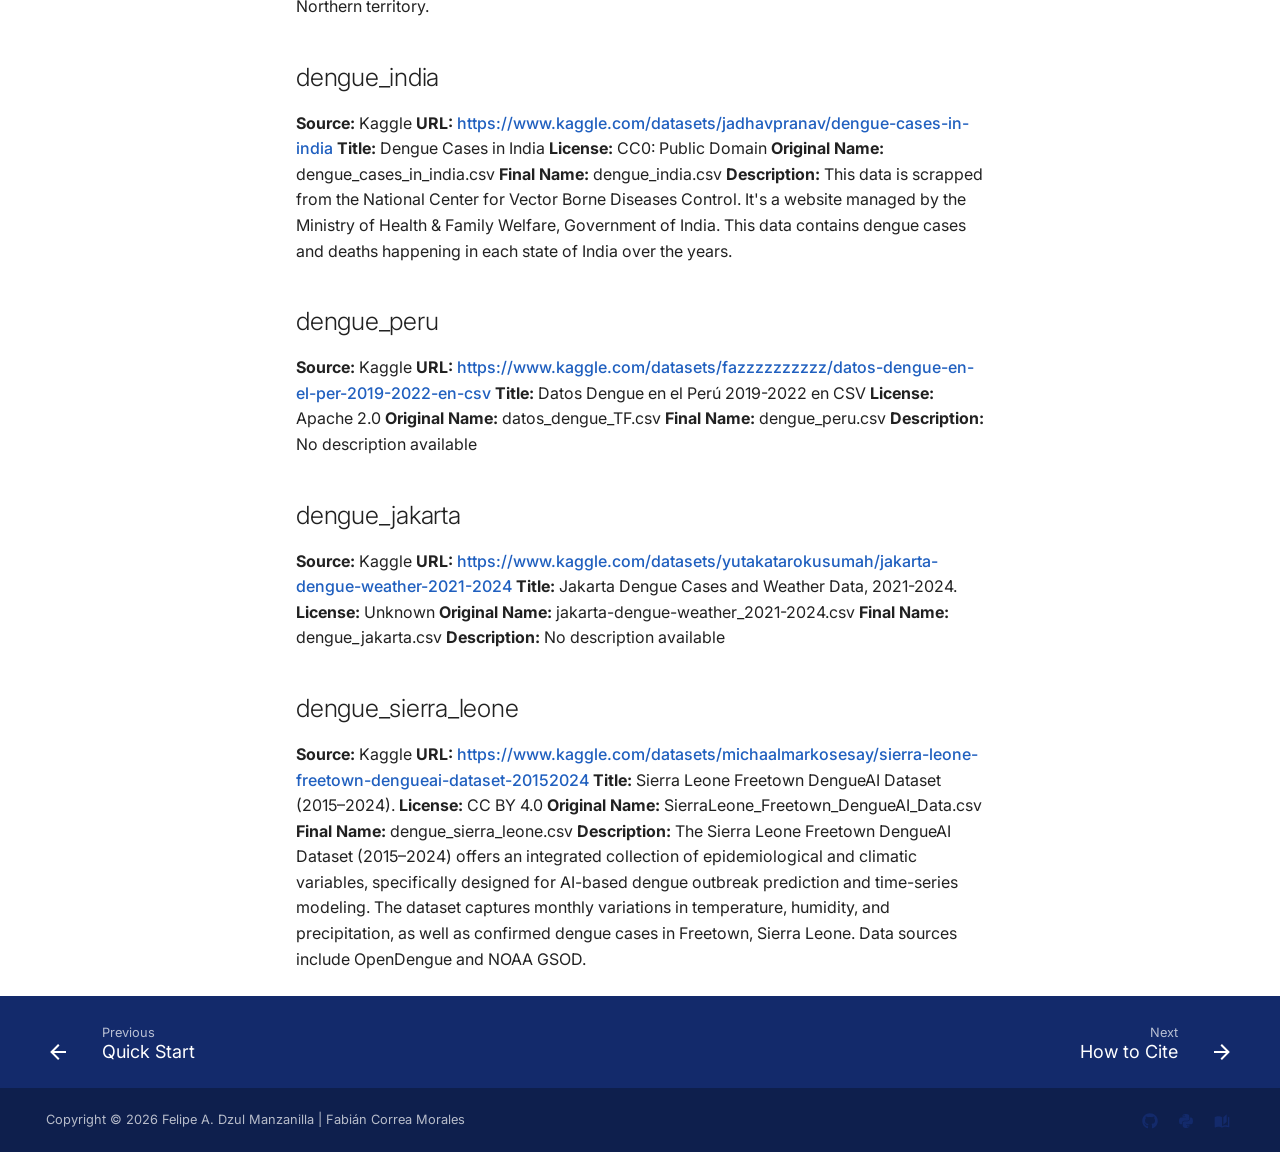
<file: datasets/index.html>
<!doctype html>
<html lang="en" class="no-js">
  <head>
    
      <meta charset="utf-8">
      <meta name="viewport" content="width=device-width,initial-scale=1">
      
        <meta name="description" content="A curated collection of open-access dengue fever surveillance and climate datasets for epidemiological research and machine learning in Python.">
      
      
        <meta name="author" content="Felipe Antonio Dzul Manzanilla">
      
      
        <link rel="canonical" href="https://fdzul.github.io/denguedatasets-py/datasets/">
      
      
        <link rel="prev" href="../quickstart/">
      
      
        <link rel="next" href="../citation/">
      
      
        
      
      
      <link rel="icon" href="../assets/logo.png">
      <meta name="generator" content="mkdocs-1.6.1, mkdocs-material-9.7.6">
    
    
      
        <title>Overview - denguedatasets</title>
      
    
    
      <link rel="stylesheet" href="../assets/stylesheets/main.484c7ddc.min.css">
      
        
        <link rel="stylesheet" href="../assets/stylesheets/palette.ab4e12ef.min.css">
      
      


    
    
      
    
    
      
        
        
        <link rel="preconnect" href="https://fonts.gstatic.com" crossorigin>
        <link rel="stylesheet" href="https://fonts.googleapis.com/css?family=Inter:300,300i,400,400i,700,700i%7CJetBrains+Mono:400,400i,700,700i&display=fallback">
        <style>:root{--md-text-font:"Inter";--md-code-font:"JetBrains Mono"}</style>
      
    
    
      <link rel="stylesheet" href="../stylesheets/extra.css">
    
    <script>__md_scope=new URL("..",location),__md_hash=e=>[...e].reduce(((e,_)=>(e<<5)-e+_.charCodeAt(0)),0),__md_get=(e,_=localStorage,t=__md_scope)=>JSON.parse(_.getItem(t.pathname+"."+e)),__md_set=(e,_,t=localStorage,a=__md_scope)=>{try{t.setItem(a.pathname+"."+e,JSON.stringify(_))}catch(e){}}</script>
    
      

    
    
  </head>
  
  
    
    
      
    
    
    
    
    <body dir="ltr" data-md-color-scheme="default" data-md-color-primary="custom" data-md-color-accent="custom">
  
    
    <input class="md-toggle" data-md-toggle="drawer" type="checkbox" id="__drawer" autocomplete="off">
    <input class="md-toggle" data-md-toggle="search" type="checkbox" id="__search" autocomplete="off">
    <label class="md-overlay" for="__drawer"></label>
    <div data-md-component="skip">
      
        
        <a href="#denguedatasets" class="md-skip">
          Skip to content
        </a>
      
    </div>
    <div data-md-component="announce">
      
    </div>
    
    
      

<header class="md-header" data-md-component="header">
  <nav class="md-header__inner md-grid" aria-label="Header">
    <a href=".." title="denguedatasets" class="md-header__button md-logo" aria-label="denguedatasets" data-md-component="logo">
      
  <img src="../assets/logo.png" alt="logo">

    </a>
    <label class="md-header__button md-icon" for="__drawer">
      
      <svg xmlns="http://www.w3.org/2000/svg" viewBox="0 0 24 24"><path d="M3 6h18v2H3zm0 5h18v2H3zm0 5h18v2H3z"/></svg>
    </label>
    <div class="md-header__title" data-md-component="header-title">
      <div class="md-header__ellipsis">
        <div class="md-header__topic">
          <span class="md-ellipsis">
            denguedatasets
          </span>
        </div>
        <div class="md-header__topic" data-md-component="header-topic">
          <span class="md-ellipsis">
            
              Overview
            
          </span>
        </div>
      </div>
    </div>
    
      
        <form class="md-header__option" data-md-component="palette">
  
    
    
    
    <input class="md-option" data-md-color-media="" data-md-color-scheme="default" data-md-color-primary="custom" data-md-color-accent="custom"  aria-label="Dark mode"  type="radio" name="__palette" id="__palette_0">
    
      <label class="md-header__button md-icon" title="Dark mode" for="__palette_1" hidden>
        <svg xmlns="http://www.w3.org/2000/svg" viewBox="0 0 24 24"><path d="m17.75 4.09-2.53 1.94.91 3.06-2.63-1.81-2.63 1.81.91-3.06-2.53-1.94L12.44 4l1.06-3 1.06 3zm3.5 6.91-1.64 1.25.59 1.98-1.7-1.17-1.7 1.17.59-1.98L15.75 11l2.06-.05L18.5 9l.69 1.95zm-2.28 4.95c.83-.08 1.72 1.1 1.19 1.85-.32.45-.66.87-1.08 1.27C15.17 23 8.84 23 4.94 19.07c-3.91-3.9-3.91-10.24 0-14.14.4-.4.82-.76 1.27-1.08.75-.53 1.93.36 1.85 1.19-.27 2.86.69 5.83 2.89 8.02a9.96 9.96 0 0 0 8.02 2.89m-1.64 2.02a12.08 12.08 0 0 1-7.8-3.47c-2.17-2.19-3.33-5-3.49-7.82-2.81 3.14-2.7 7.96.31 10.98 3.02 3.01 7.84 3.12 10.98.31"/></svg>
      </label>
    
  
    
    
    
    <input class="md-option" data-md-color-media="" data-md-color-scheme="slate" data-md-color-primary="custom" data-md-color-accent="custom"  aria-label="Light mode"  type="radio" name="__palette" id="__palette_1">
    
      <label class="md-header__button md-icon" title="Light mode" for="__palette_0" hidden>
        <svg xmlns="http://www.w3.org/2000/svg" viewBox="0 0 24 24"><path d="M12 7a5 5 0 0 1 5 5 5 5 0 0 1-5 5 5 5 0 0 1-5-5 5 5 0 0 1 5-5m0 2a3 3 0 0 0-3 3 3 3 0 0 0 3 3 3 3 0 0 0 3-3 3 3 0 0 0-3-3m0-7 2.39 3.42C13.65 5.15 12.84 5 12 5s-1.65.15-2.39.42zM3.34 7l4.16-.35A7.2 7.2 0 0 0 5.94 8.5c-.44.74-.69 1.5-.83 2.29zm.02 10 1.76-3.77a7.131 7.131 0 0 0 2.38 4.14zM20.65 7l-1.77 3.79a7.02 7.02 0 0 0-2.38-4.15zm-.01 10-4.14.36c.59-.51 1.12-1.14 1.54-1.86.42-.73.69-1.5.83-2.29zM12 22l-2.41-3.44c.74.27 1.55.44 2.41.44.82 0 1.63-.17 2.37-.44z"/></svg>
      </label>
    
  
</form>
      
    
    
      <script>var palette=__md_get("__palette");if(palette&&palette.color){if("(prefers-color-scheme)"===palette.color.media){var media=matchMedia("(prefers-color-scheme: light)"),input=document.querySelector(media.matches?"[data-md-color-media='(prefers-color-scheme: light)']":"[data-md-color-media='(prefers-color-scheme: dark)']");palette.color.media=input.getAttribute("data-md-color-media"),palette.color.scheme=input.getAttribute("data-md-color-scheme"),palette.color.primary=input.getAttribute("data-md-color-primary"),palette.color.accent=input.getAttribute("data-md-color-accent")}for(var[key,value]of Object.entries(palette.color))document.body.setAttribute("data-md-color-"+key,value)}</script>
    
    
    
      
      
        <label class="md-header__button md-icon" for="__search">
          
          <svg xmlns="http://www.w3.org/2000/svg" viewBox="0 0 24 24"><path d="M9.5 3A6.5 6.5 0 0 1 16 9.5c0 1.61-.59 3.09-1.56 4.23l.27.27h.79l5 5-1.5 1.5-5-5v-.79l-.27-.27A6.52 6.52 0 0 1 9.5 16 6.5 6.5 0 0 1 3 9.5 6.5 6.5 0 0 1 9.5 3m0 2C7 5 5 7 5 9.5S7 14 9.5 14 14 12 14 9.5 12 5 9.5 5"/></svg>
        </label>
        <div class="md-search" data-md-component="search" role="dialog">
  <label class="md-search__overlay" for="__search"></label>
  <div class="md-search__inner" role="search">
    <form class="md-search__form" name="search">
      <input type="text" class="md-search__input" name="query" aria-label="Search" placeholder="Search" autocapitalize="off" autocorrect="off" autocomplete="off" spellcheck="false" data-md-component="search-query" required>
      <label class="md-search__icon md-icon" for="__search">
        
        <svg xmlns="http://www.w3.org/2000/svg" viewBox="0 0 24 24"><path d="M9.5 3A6.5 6.5 0 0 1 16 9.5c0 1.61-.59 3.09-1.56 4.23l.27.27h.79l5 5-1.5 1.5-5-5v-.79l-.27-.27A6.52 6.52 0 0 1 9.5 16 6.5 6.5 0 0 1 3 9.5 6.5 6.5 0 0 1 9.5 3m0 2C7 5 5 7 5 9.5S7 14 9.5 14 14 12 14 9.5 12 5 9.5 5"/></svg>
        
        <svg xmlns="http://www.w3.org/2000/svg" viewBox="0 0 24 24"><path d="M20 11v2H8l5.5 5.5-1.42 1.42L4.16 12l7.92-7.92L13.5 5.5 8 11z"/></svg>
      </label>
      <nav class="md-search__options" aria-label="Search">
        
          <a href="javascript:void(0)" class="md-search__icon md-icon" title="Share" aria-label="Share" data-clipboard data-clipboard-text="" data-md-component="search-share" tabindex="-1">
            
            <svg xmlns="http://www.w3.org/2000/svg" viewBox="0 0 24 24"><path d="M18 16.08c-.76 0-1.44.3-1.96.77L8.91 12.7c.05-.23.09-.46.09-.7s-.04-.47-.09-.7l7.05-4.11c.54.5 1.25.81 2.04.81a3 3 0 0 0 3-3 3 3 0 0 0-3-3 3 3 0 0 0-3 3c0 .24.04.47.09.7L8.04 9.81C7.5 9.31 6.79 9 6 9a3 3 0 0 0-3 3 3 3 0 0 0 3 3c.79 0 1.5-.31 2.04-.81l7.12 4.15c-.05.21-.08.43-.08.66 0 1.61 1.31 2.91 2.92 2.91s2.92-1.3 2.92-2.91A2.92 2.92 0 0 0 18 16.08"/></svg>
          </a>
        
        <button type="reset" class="md-search__icon md-icon" title="Clear" aria-label="Clear" tabindex="-1">
          
          <svg xmlns="http://www.w3.org/2000/svg" viewBox="0 0 24 24"><path d="M19 6.41 17.59 5 12 10.59 6.41 5 5 6.41 10.59 12 5 17.59 6.41 19 12 13.41 17.59 19 19 17.59 13.41 12z"/></svg>
        </button>
      </nav>
      
        <div class="md-search__suggest" data-md-component="search-suggest"></div>
      
    </form>
    <div class="md-search__output">
      <div class="md-search__scrollwrap" tabindex="0" data-md-scrollfix>
        <div class="md-search-result" data-md-component="search-result">
          <div class="md-search-result__meta">
            Initializing search
          </div>
          <ol class="md-search-result__list" role="presentation"></ol>
        </div>
      </div>
    </div>
  </div>
</div>
      
    
    
      <div class="md-header__source">
        <a href="https://github.com/fdzul/denguedatasets-py" title="Go to repository" class="md-source" data-md-component="source">
  <div class="md-source__icon md-icon">
    
    <svg xmlns="http://www.w3.org/2000/svg" viewBox="0 0 448 512"><!--! Font Awesome Free 7.1.0 by @fontawesome - https://fontawesome.com License - https://fontawesome.com/license/free (Icons: CC BY 4.0, Fonts: SIL OFL 1.1, Code: MIT License) Copyright 2025 Fonticons, Inc.--><path d="M439.6 236.1 244 40.5c-5.4-5.5-12.8-8.5-20.4-8.5s-15 3-20.4 8.4L162.5 81l51.5 51.5c27.1-9.1 52.7 16.8 43.4 43.7l49.7 49.7c34.2-11.8 61.2 31 35.5 56.7-26.5 26.5-70.2-2.9-56-37.3L240.3 199v121.9c25.3 12.5 22.3 41.8 9.1 55-6.4 6.4-15.2 10.1-24.3 10.1s-17.8-3.6-24.3-10.1c-17.6-17.6-11.1-46.9 11.2-56v-123c-20.8-8.5-24.6-30.7-18.6-45L142.6 101 8.5 235.1C3 240.6 0 247.9 0 255.5s3 15 8.5 20.4l195.6 195.7c5.4 5.4 12.7 8.4 20.4 8.4s15-3 20.4-8.4l194.7-194.7c5.4-5.4 8.4-12.8 8.4-20.4s-3-15-8.4-20.4"/></svg>
  </div>
  <div class="md-source__repository">
    fdzul/denguedatasets-py
  </div>
</a>
      </div>
    
  </nav>
  
</header>
    
    <div class="md-container" data-md-component="container">
      
      
        
          
            
<nav class="md-tabs" aria-label="Tabs" data-md-component="tabs">
  <div class="md-grid">
    <ul class="md-tabs__list">
      
        
  
  
  
  
    <li class="md-tabs__item">
      <a href=".." class="md-tabs__link">
        
  
  
    
  
  Home

      </a>
    </li>
  

      
        
  
  
  
  
    <li class="md-tabs__item">
      <a href="../examples/" class="md-tabs__link">
        
  
  
    
  
  Examples

      </a>
    </li>
  

      
        
  
  
  
  
    
    
      <li class="md-tabs__item">
        <a href="../quickstart/" class="md-tabs__link">
          
  
  
    
  
  Getting Started

        </a>
      </li>
    
  

      
        
  
  
  
    
  
  
    
    
      <li class="md-tabs__item md-tabs__item--active">
        <a href="./" class="md-tabs__link">
          
  
  
    
  
  Datasets

        </a>
      </li>
    
  

      
        
  
  
  
  
    
    
      <li class="md-tabs__item">
        <a href="../citation/" class="md-tabs__link">
          
  
  
    
  
  Citation

        </a>
      </li>
    
  

      
        
  
  
  
  
    
    
      <li class="md-tabs__item">
        <a href="../changelog/" class="md-tabs__link">
          
  
  
    
  
  Changelog

        </a>
      </li>
    
  

      
        
  
  
  
  
    
    
      <li class="md-tabs__item">
        <a href="../license/" class="md-tabs__link">
          
  
  
    
  
  License

        </a>
      </li>
    
  

      
    </ul>
  </div>
</nav>
          
        
      
      <main class="md-main" data-md-component="main">
        <div class="md-main__inner md-grid">
          
            
              
              <div class="md-sidebar md-sidebar--primary" data-md-component="sidebar" data-md-type="navigation" >
                <div class="md-sidebar__scrollwrap">
                  <div class="md-sidebar__inner">
                    


  


<nav class="md-nav md-nav--primary md-nav--lifted" aria-label="Navigation" data-md-level="0">
  <label class="md-nav__title" for="__drawer">
    <a href=".." title="denguedatasets" class="md-nav__button md-logo" aria-label="denguedatasets" data-md-component="logo">
      
  <img src="../assets/logo.png" alt="logo">

    </a>
    denguedatasets
  </label>
  
    <div class="md-nav__source">
      <a href="https://github.com/fdzul/denguedatasets-py" title="Go to repository" class="md-source" data-md-component="source">
  <div class="md-source__icon md-icon">
    
    <svg xmlns="http://www.w3.org/2000/svg" viewBox="0 0 448 512"><!--! Font Awesome Free 7.1.0 by @fontawesome - https://fontawesome.com License - https://fontawesome.com/license/free (Icons: CC BY 4.0, Fonts: SIL OFL 1.1, Code: MIT License) Copyright 2025 Fonticons, Inc.--><path d="M439.6 236.1 244 40.5c-5.4-5.5-12.8-8.5-20.4-8.5s-15 3-20.4 8.4L162.5 81l51.5 51.5c27.1-9.1 52.7 16.8 43.4 43.7l49.7 49.7c34.2-11.8 61.2 31 35.5 56.7-26.5 26.5-70.2-2.9-56-37.3L240.3 199v121.9c25.3 12.5 22.3 41.8 9.1 55-6.4 6.4-15.2 10.1-24.3 10.1s-17.8-3.6-24.3-10.1c-17.6-17.6-11.1-46.9 11.2-56v-123c-20.8-8.5-24.6-30.7-18.6-45L142.6 101 8.5 235.1C3 240.6 0 247.9 0 255.5s3 15 8.5 20.4l195.6 195.7c5.4 5.4 12.7 8.4 20.4 8.4s15-3 20.4-8.4l194.7-194.7c5.4-5.4 8.4-12.8 8.4-20.4s-3-15-8.4-20.4"/></svg>
  </div>
  <div class="md-source__repository">
    fdzul/denguedatasets-py
  </div>
</a>
    </div>
  
  <ul class="md-nav__list" data-md-scrollfix>
    
      
      
  
  
  
  
    <li class="md-nav__item">
      <a href=".." class="md-nav__link">
        
  
  
  <span class="md-ellipsis">
    
  
    Home
  

    
  </span>
  
  

      </a>
    </li>
  

    
      
      
  
  
  
  
    <li class="md-nav__item">
      <a href="../examples/" class="md-nav__link">
        
  
  
  <span class="md-ellipsis">
    
  
    Examples
  

    
  </span>
  
  

      </a>
    </li>
  

    
      
      
  
  
  
  
    
    
      
        
      
    
    
    
      
      
        
      
    
    
    <li class="md-nav__item md-nav__item--nested">
      
        
        
          
        
        <input class="md-nav__toggle md-toggle md-toggle--indeterminate" type="checkbox" id="__nav_3" >
        
          
          <label class="md-nav__link" for="__nav_3" id="__nav_3_label" tabindex="0">
            
  
  
  <span class="md-ellipsis">
    
  
    Getting Started
  

    
  </span>
  
  

            <span class="md-nav__icon md-icon"></span>
          </label>
        
        <nav class="md-nav" data-md-level="1" aria-labelledby="__nav_3_label" aria-expanded="false">
          <label class="md-nav__title" for="__nav_3">
            <span class="md-nav__icon md-icon"></span>
            
  
    Getting Started
  

          </label>
          <ul class="md-nav__list" data-md-scrollfix>
            
              
                
  
  
  
  
    <li class="md-nav__item">
      <a href="../quickstart/" class="md-nav__link">
        
  
  
  <span class="md-ellipsis">
    
  
    Quick Start
  

    
  </span>
  
  

      </a>
    </li>
  

              
            
          </ul>
        </nav>
      
    </li>
  

    
      
      
  
  
    
  
  
  
    
    
      
        
      
    
    
    
      
        
        
      
      
        
      
    
    
    <li class="md-nav__item md-nav__item--active md-nav__item--section md-nav__item--nested">
      
        
        
        <input class="md-nav__toggle md-toggle " type="checkbox" id="__nav_4" checked>
        
          
          <label class="md-nav__link" for="__nav_4" id="__nav_4_label" tabindex="">
            
  
  
  <span class="md-ellipsis">
    
  
    Datasets
  

    
  </span>
  
  

            <span class="md-nav__icon md-icon"></span>
          </label>
        
        <nav class="md-nav" data-md-level="1" aria-labelledby="__nav_4_label" aria-expanded="true">
          <label class="md-nav__title" for="__nav_4">
            <span class="md-nav__icon md-icon"></span>
            
  
    Datasets
  

          </label>
          <ul class="md-nav__list" data-md-scrollfix>
            
              
                
  
  
    
  
  
  
    <li class="md-nav__item md-nav__item--active">
      
      <input class="md-nav__toggle md-toggle" type="checkbox" id="__toc">
      
      
        
      
      
        <label class="md-nav__link md-nav__link--active" for="__toc">
          
  
  
  <span class="md-ellipsis">
    
  
    Overview
  

    
  </span>
  
  

          <span class="md-nav__icon md-icon"></span>
        </label>
      
      <a href="./" class="md-nav__link md-nav__link--active">
        
  
  
  <span class="md-ellipsis">
    
  
    Overview
  

    
  </span>
  
  

      </a>
      
        

<nav class="md-nav md-nav--secondary" aria-label="Table of contents">
  
  
  
    
  
  
    <label class="md-nav__title" for="__toc">
      <span class="md-nav__icon md-icon"></span>
      Table of contents
    </label>
    <ul class="md-nav__list" data-md-component="toc" data-md-scrollfix>
      
        <li class="md-nav__item">
  <a href="#datasets-included-in-denguedatasets" class="md-nav__link">
    <span class="md-ellipsis">
      
        Datasets included in denguedatasets
      
    </span>
  </a>
  
</li>
      
        <li class="md-nav__item">
  <a href="#dengue_bangladesh" class="md-nav__link">
    <span class="md-ellipsis">
      
        dengue_bangladesh
      
    </span>
  </a>
  
</li>
      
        <li class="md-nav__item">
  <a href="#dengue_bangladesh_mortality" class="md-nav__link">
    <span class="md-ellipsis">
      
        dengue_bangladesh_mortality
      
    </span>
  </a>
  
</li>
      
        <li class="md-nav__item">
  <a href="#dengue_philippines" class="md-nav__link">
    <span class="md-ellipsis">
      
        dengue_philippines
      
    </span>
  </a>
  
</li>
      
        <li class="md-nav__item">
  <a href="#dengue_taiwan" class="md-nav__link">
    <span class="md-ellipsis">
      
        dengue_taiwan
      
    </span>
  </a>
  
</li>
      
        <li class="md-nav__item">
  <a href="#dengue_sri_lanka" class="md-nav__link">
    <span class="md-ellipsis">
      
        dengue_sri_lanka
      
    </span>
  </a>
  
</li>
      
        <li class="md-nav__item">
  <a href="#dengue_brazil" class="md-nav__link">
    <span class="md-ellipsis">
      
        dengue_brazil
      
    </span>
  </a>
  
</li>
      
        <li class="md-nav__item">
  <a href="#dengue_brazil_labels" class="md-nav__link">
    <span class="md-ellipsis">
      
        dengue_brazil_labels
      
    </span>
  </a>
  
</li>
      
        <li class="md-nav__item">
  <a href="#dengue_colombia_medellin" class="md-nav__link">
    <span class="md-ellipsis">
      
        dengue_colombia_medellin
      
    </span>
  </a>
  
</li>
      
        <li class="md-nav__item">
  <a href="#dengue_colombia" class="md-nav__link">
    <span class="md-ellipsis">
      
        dengue_colombia
      
    </span>
  </a>
  
</li>
      
        <li class="md-nav__item">
  <a href="#dengue_sri_lanka_2019" class="md-nav__link">
    <span class="md-ellipsis">
      
        dengue_sri_lanka_2019
      
    </span>
  </a>
  
</li>
      
        <li class="md-nav__item">
  <a href="#dengue_sri_lanka_2020" class="md-nav__link">
    <span class="md-ellipsis">
      
        dengue_sri_lanka_2020
      
    </span>
  </a>
  
</li>
      
        <li class="md-nav__item">
  <a href="#dengue_sri_lanka_2021" class="md-nav__link">
    <span class="md-ellipsis">
      
        dengue_sri_lanka_2021
      
    </span>
  </a>
  
</li>
      
        <li class="md-nav__item">
  <a href="#dengue_pakistan" class="md-nav__link">
    <span class="md-ellipsis">
      
        dengue_pakistan
      
    </span>
  </a>
  
</li>
      
        <li class="md-nav__item">
  <a href="#dengue_india" class="md-nav__link">
    <span class="md-ellipsis">
      
        dengue_india
      
    </span>
  </a>
  
</li>
      
        <li class="md-nav__item">
  <a href="#dengue_peru" class="md-nav__link">
    <span class="md-ellipsis">
      
        dengue_peru
      
    </span>
  </a>
  
</li>
      
        <li class="md-nav__item">
  <a href="#dengue_jakarta" class="md-nav__link">
    <span class="md-ellipsis">
      
        dengue_jakarta
      
    </span>
  </a>
  
</li>
      
        <li class="md-nav__item">
  <a href="#dengue_sierra_leone" class="md-nav__link">
    <span class="md-ellipsis">
      
        dengue_sierra_leone
      
    </span>
  </a>
  
</li>
      
    </ul>
  
</nav>
      
    </li>
  

              
            
          </ul>
        </nav>
      
    </li>
  

    
      
      
  
  
  
  
    
    
      
        
      
    
    
    
      
      
        
      
    
    
    <li class="md-nav__item md-nav__item--nested">
      
        
        
          
        
        <input class="md-nav__toggle md-toggle md-toggle--indeterminate" type="checkbox" id="__nav_5" >
        
          
          <label class="md-nav__link" for="__nav_5" id="__nav_5_label" tabindex="0">
            
  
  
  <span class="md-ellipsis">
    
  
    Citation
  

    
  </span>
  
  

            <span class="md-nav__icon md-icon"></span>
          </label>
        
        <nav class="md-nav" data-md-level="1" aria-labelledby="__nav_5_label" aria-expanded="false">
          <label class="md-nav__title" for="__nav_5">
            <span class="md-nav__icon md-icon"></span>
            
  
    Citation
  

          </label>
          <ul class="md-nav__list" data-md-scrollfix>
            
              
                
  
  
  
  
    <li class="md-nav__item">
      <a href="../citation/" class="md-nav__link">
        
  
  
  <span class="md-ellipsis">
    
  
    How to Cite
  

    
  </span>
  
  

      </a>
    </li>
  

              
            
          </ul>
        </nav>
      
    </li>
  

    
      
      
  
  
  
  
    
    
      
        
      
    
    
    
      
      
        
      
    
    
    <li class="md-nav__item md-nav__item--nested">
      
        
        
          
        
        <input class="md-nav__toggle md-toggle md-toggle--indeterminate" type="checkbox" id="__nav_6" >
        
          
          <label class="md-nav__link" for="__nav_6" id="__nav_6_label" tabindex="0">
            
  
  
  <span class="md-ellipsis">
    
  
    Changelog
  

    
  </span>
  
  

            <span class="md-nav__icon md-icon"></span>
          </label>
        
        <nav class="md-nav" data-md-level="1" aria-labelledby="__nav_6_label" aria-expanded="false">
          <label class="md-nav__title" for="__nav_6">
            <span class="md-nav__icon md-icon"></span>
            
  
    Changelog
  

          </label>
          <ul class="md-nav__list" data-md-scrollfix>
            
              
                
  
  
  
  
    <li class="md-nav__item">
      <a href="../changelog/" class="md-nav__link">
        
  
  
  <span class="md-ellipsis">
    
  
    Releases
  

    
  </span>
  
  

      </a>
    </li>
  

              
            
          </ul>
        </nav>
      
    </li>
  

    
      
      
  
  
  
  
    
    
      
        
      
    
    
    
      
      
        
      
    
    
    <li class="md-nav__item md-nav__item--nested">
      
        
        
          
        
        <input class="md-nav__toggle md-toggle md-toggle--indeterminate" type="checkbox" id="__nav_7" >
        
          
          <label class="md-nav__link" for="__nav_7" id="__nav_7_label" tabindex="0">
            
  
  
  <span class="md-ellipsis">
    
  
    License
  

    
  </span>
  
  

            <span class="md-nav__icon md-icon"></span>
          </label>
        
        <nav class="md-nav" data-md-level="1" aria-labelledby="__nav_7_label" aria-expanded="false">
          <label class="md-nav__title" for="__nav_7">
            <span class="md-nav__icon md-icon"></span>
            
  
    License
  

          </label>
          <ul class="md-nav__list" data-md-scrollfix>
            
              
                
  
  
  
  
    <li class="md-nav__item">
      <a href="../license/" class="md-nav__link">
        
  
  
  <span class="md-ellipsis">
    
  
    GNU General Public License v3.0 (GPL-3.0) License
  

    
  </span>
  
  

      </a>
    </li>
  

              
            
          </ul>
        </nav>
      
    </li>
  

    
  </ul>
</nav>
                  </div>
                </div>
              </div>
            
            
              
              <div class="md-sidebar md-sidebar--secondary" data-md-component="sidebar" data-md-type="toc" >
                <div class="md-sidebar__scrollwrap">
                  <div class="md-sidebar__inner">
                    

<nav class="md-nav md-nav--secondary" aria-label="Table of contents">
  
  
  
    
  
  
    <label class="md-nav__title" for="__toc">
      <span class="md-nav__icon md-icon"></span>
      Table of contents
    </label>
    <ul class="md-nav__list" data-md-component="toc" data-md-scrollfix>
      
        <li class="md-nav__item">
  <a href="#datasets-included-in-denguedatasets" class="md-nav__link">
    <span class="md-ellipsis">
      
        Datasets included in denguedatasets
      
    </span>
  </a>
  
</li>
      
        <li class="md-nav__item">
  <a href="#dengue_bangladesh" class="md-nav__link">
    <span class="md-ellipsis">
      
        dengue_bangladesh
      
    </span>
  </a>
  
</li>
      
        <li class="md-nav__item">
  <a href="#dengue_bangladesh_mortality" class="md-nav__link">
    <span class="md-ellipsis">
      
        dengue_bangladesh_mortality
      
    </span>
  </a>
  
</li>
      
        <li class="md-nav__item">
  <a href="#dengue_philippines" class="md-nav__link">
    <span class="md-ellipsis">
      
        dengue_philippines
      
    </span>
  </a>
  
</li>
      
        <li class="md-nav__item">
  <a href="#dengue_taiwan" class="md-nav__link">
    <span class="md-ellipsis">
      
        dengue_taiwan
      
    </span>
  </a>
  
</li>
      
        <li class="md-nav__item">
  <a href="#dengue_sri_lanka" class="md-nav__link">
    <span class="md-ellipsis">
      
        dengue_sri_lanka
      
    </span>
  </a>
  
</li>
      
        <li class="md-nav__item">
  <a href="#dengue_brazil" class="md-nav__link">
    <span class="md-ellipsis">
      
        dengue_brazil
      
    </span>
  </a>
  
</li>
      
        <li class="md-nav__item">
  <a href="#dengue_brazil_labels" class="md-nav__link">
    <span class="md-ellipsis">
      
        dengue_brazil_labels
      
    </span>
  </a>
  
</li>
      
        <li class="md-nav__item">
  <a href="#dengue_colombia_medellin" class="md-nav__link">
    <span class="md-ellipsis">
      
        dengue_colombia_medellin
      
    </span>
  </a>
  
</li>
      
        <li class="md-nav__item">
  <a href="#dengue_colombia" class="md-nav__link">
    <span class="md-ellipsis">
      
        dengue_colombia
      
    </span>
  </a>
  
</li>
      
        <li class="md-nav__item">
  <a href="#dengue_sri_lanka_2019" class="md-nav__link">
    <span class="md-ellipsis">
      
        dengue_sri_lanka_2019
      
    </span>
  </a>
  
</li>
      
        <li class="md-nav__item">
  <a href="#dengue_sri_lanka_2020" class="md-nav__link">
    <span class="md-ellipsis">
      
        dengue_sri_lanka_2020
      
    </span>
  </a>
  
</li>
      
        <li class="md-nav__item">
  <a href="#dengue_sri_lanka_2021" class="md-nav__link">
    <span class="md-ellipsis">
      
        dengue_sri_lanka_2021
      
    </span>
  </a>
  
</li>
      
        <li class="md-nav__item">
  <a href="#dengue_pakistan" class="md-nav__link">
    <span class="md-ellipsis">
      
        dengue_pakistan
      
    </span>
  </a>
  
</li>
      
        <li class="md-nav__item">
  <a href="#dengue_india" class="md-nav__link">
    <span class="md-ellipsis">
      
        dengue_india
      
    </span>
  </a>
  
</li>
      
        <li class="md-nav__item">
  <a href="#dengue_peru" class="md-nav__link">
    <span class="md-ellipsis">
      
        dengue_peru
      
    </span>
  </a>
  
</li>
      
        <li class="md-nav__item">
  <a href="#dengue_jakarta" class="md-nav__link">
    <span class="md-ellipsis">
      
        dengue_jakarta
      
    </span>
  </a>
  
</li>
      
        <li class="md-nav__item">
  <a href="#dengue_sierra_leone" class="md-nav__link">
    <span class="md-ellipsis">
      
        dengue_sierra_leone
      
    </span>
  </a>
  
</li>
      
    </ul>
  
</nav>
                  </div>
                </div>
              </div>
            
          
          
            <div class="md-content" data-md-component="content">
              
              <article class="md-content__inner md-typeset">
                
                  


  
  


<h1 id="denguedatasets">denguedatasets<a class="headerlink" href="#denguedatasets" title="Permanent link">&para;</a></h1>
<p><strong>Licence</strong> GNU General Public Licence v3.0 (GPL-3.0)</p>
<p>denguedatasets is free software distribuited under the terms of the GNU General Public Licence v3.0</p>
<h2 id="datasets-included-in-denguedatasets">Datasets included in denguedatasets<a class="headerlink" href="#datasets-included-in-denguedatasets" title="Permanent link">&para;</a></h2>
<p>This file documents the origin and license of each dataset included
in the <strong>denguedatasets</strong> Python package.</p>
<hr />
<h2 id="dengue_bangladesh">dengue_bangladesh<a class="headerlink" href="#dengue_bangladesh" title="Permanent link">&para;</a></h2>
<p><strong>Source:</strong> Kaggle
<strong>URL:</strong> <a href="https://www.kaggle.com/datasets/kawsarahmad/dengue-dataset-bangladesh">https://www.kaggle.com/datasets/kawsarahmad/dengue-dataset-bangladesh</a>
<strong>Title:</strong> Dengue Dataset of Bangladesh. Unraveling Dengue: Analyzing and Mapping Affected Areas in Bangladesh for Target
<strong>License:</strong> CC BY 4.0
<strong>Original Name:</strong> dataset.csv
<strong>Final Name:</strong> dengue_bangladesh.csv
<strong>Description:</strong> This dataset presents real-world data collected through surveys conducted in the Dhaka region of Bangladesh. It focuses on understanding the prevalence and characteristics of the Dengue fever phenomenon, a significant public health concern in the area. The dataset is updated monthly to reflect the evolving nature of the Dengue outbreak.</p>
<h2 id="dengue_bangladesh_mortality">dengue_bangladesh_mortality<a class="headerlink" href="#dengue_bangladesh_mortality" title="Permanent link">&para;</a></h2>
<p><strong>Source:</strong> Kaggle
<strong>URL:</strong> <a href="https://www.kaggle.com/datasets/gazijahin/climatic-influence-on-dengue-mortality-2000-2024">https://www.kaggle.com/datasets/gazijahin/climatic-influence-on-dengue-mortality-2000-2024</a>
<strong>Title:</strong> Climatic Influence on Dengue Mortality (2000-2024). Effects of climatic factors for increasing the risk of Dengue cases
<strong>License:</strong> MIT
<strong>Original Name:</strong> Climatic_Influence_on_Dengue_Mortality.csv
<strong>Final Name:</strong> dengue_bangladesh_mortality.csv
<strong>Description:</strong> This dataset explores the spatio-temporal interaction between climate variability and dengue outbreaks across six divisions of Bangladesh from 2000 to 2024. It connects meteorological parameters with epidemiological indicators (cases, deaths, and case-fatality rate) to uncover how changing weather patterns influence dengue mortality.</p>
<h2 id="dengue_philippines">dengue_philippines<a class="headerlink" href="#dengue_philippines" title="Permanent link">&para;</a></h2>
<p><strong>Source:</strong> Kaggle
<strong>URL:</strong> <a href="https://www.kaggle.com/datasets/vincentgupo/dengue-cases-in-the-philippines">https://www.kaggle.com/datasets/vincentgupo/dengue-cases-in-the-philippines</a>
<strong>Title:</strong> Philippines Dengue Cases 2016-2020
<strong>License:</strong> CC0: Public Domain
<strong>Original Name:</strong> ph_dengue_cases2016-2020.csv
<strong>Final Name:</strong> dengue_philippines.csv
<strong>Description:</strong> Data set contains the recorded number of dengue cases per region of the Philippines from year 2016 to 2020. It can be used to find trends about the disease as well as spatiotemporal analysis that can result into data-driven solution about the trends of the desease for the past 5 years.</p>
<h2 id="dengue_taiwan">dengue_taiwan<a class="headerlink" href="#dengue_taiwan" title="Permanent link">&para;</a></h2>
<p><strong>Source:</strong> Kaggle
<strong>URL:</strong> <a href="https://www.kaggle.com/datasets/taweilo/taiwan-dengue-daily-confirmed-cases-1998-2024">https://www.kaggle.com/datasets/taweilo/taiwan-dengue-daily-confirmed-cases-1998-2024</a>
<strong>Title:</strong> Taiwan Dengue Cases 1998-2024. Daily and Regional Confirmed Cases of Dengue from 1998 to 2024
<strong>License:</strong> CC0: Public Domain
<strong>Original Name:</strong> Dengue_Daily_EN.csv
<strong>Final Name:</strong> dengue_taiwan.csv
<strong>Description:</strong> The dataset contains detailed information on dengue fever cases since 1998, encompassing various aspects such as dates, geographical locations, and serotype details. This data can be leveraged to analyze temporal trends, spatial distribution, and the serotype of dengue cases. It is valuable for understanding the disease's progression, its impact across different regions, and the effectiveness of intervention measures over time.</p>
<h2 id="dengue_sri_lanka">dengue_sri_lanka<a class="headerlink" href="#dengue_sri_lanka" title="Permanent link">&para;</a></h2>
<p><strong>Source:</strong> Kaggle
<strong>URL:</strong> <a href="https://www.kaggle.com/datasets/sadaruwan/sri-lanka-dengue-cases-2010-2020">https://www.kaggle.com/datasets/sadaruwan/sri-lanka-dengue-cases-2010-2020</a>
<strong>Title:</strong> Sri Lanka Dengue Cases 2010-2020
<strong>License:</strong> Data files © Original Authors
<strong>Original Name:</strong> Dengue_Data(2010-2020).csv
<strong>Final Name:</strong> dengue_sri_lanka.csv
<strong>Description:</strong> This Dataset Include Data About Sri Lanka Dengue Cases From 2010 to 2020</p>
<h2 id="dengue_brazil">dengue_brazil<a class="headerlink" href="#dengue_brazil" title="Permanent link">&para;</a></h2>
<p><strong>Source:</strong> Kaggle
<strong>URL:</strong> <a href="https://www.kaggle.com/datasets/raomuhammadsaeedali/brazil-dengue-dataset-2000-2019">https://www.kaggle.com/datasets/raomuhammadsaeedali/brazil-dengue-dataset-2000-2019</a>
<strong>Title:</strong> Brazil Dengue Dataset 2000-2019. Brazil Dengue Dataset offers insights into geography, environment, and disease.
<strong>License:</strong> GPL 2
<strong>Original Name:</strong> data_2000_2019.csv
<strong>Final Name:</strong> dengue_brazil.csv
<strong>Description:</strong> The dataset supplied comprises a comprehensive collection of information pertaining to numerous geographical and environmental characteristics across microregions in Brazil from 2000 to 2019. Microregion codes and names, mesoregion codes and names, state codes and names, region codes and names, biome codes and names, ecozone codes and names, climate regimes, months, years, times, dengue cases, population estimates, population density, maximum and minimum temperatures, Palmer's drought severity index, urban population percentages, access to water network percentages, and reported water shortage frequency are all included in the dataset. This information is linked to individual microregions and provides insights into population dynamics, climatic patterns, urbanization trends, water resources, and disease occurrences.</p>
<h2 id="dengue_brazil_labels">dengue_brazil_labels<a class="headerlink" href="#dengue_brazil_labels" title="Permanent link">&para;</a></h2>
<p><strong>Source:</strong> Kaggle
<strong>URL:</strong> <a href="https://www.kaggle.com/datasets/raomuhammadsaeedali/brazil-dengue-dataset-2000-2019">https://www.kaggle.com/datasets/raomuhammadsaeedali/brazil-dengue-dataset-2000-2019</a>
<strong>Title:</strong> Brazil Dengue Dataset 2000-2019 — Data Dictionary
<strong>License:</strong> GPL 2
<strong>Original Name:</strong> data_desc.csv
<strong>Final Name:</strong> dengue_brazil_labels.csv
<strong>Description:</strong> Data dictionary/variable-label reference table accompanying the Brazil Dengue Dataset 2000-2019, documenting field names, codes, and descriptions used across microregion, mesoregion, state, region, biome, and ecozone identifiers, as well as climatic and demographic variables in the main dataset.</p>
<h2 id="dengue_colombia_medellin">dengue_colombia_medellin<a class="headerlink" href="#dengue_colombia_medellin" title="Permanent link">&para;</a></h2>
<p><strong>Source:</strong> Kaggle
<strong>URL:</strong> <a href="https://www.kaggle.com/datasets/davidrestrepo/dengue">https://www.kaggle.com/datasets/davidrestrepo/dengue</a>
<strong>Title:</strong> Dengue Tabular Data of Medellin
<strong>License:</strong> Unknown
<strong>Original Name:</strong> Dengue_Dataset(Medellin).csv
<strong>Final Name:</strong> dengue_colombia_medellin.csv
<strong>Description:</strong> Dengue challenge 2- Make Health LATAM 2022. En este reto se proveerá de un dataset para cada municipio de Colombia, compuesto por los casos de dengue semana a semana entre 2007 y 2019, acompañado de otras variables sociales y climatológicas. Encontrarás además un dataset especial que hemos preparado para el municipio de Medellín, con variables climatológicas preprocesadas y una versión comprimida de imágenes satelitales para incluir en los modelos</p>
<h2 id="dengue_colombia">dengue_colombia<a class="headerlink" href="#dengue_colombia" title="Permanent link">&para;</a></h2>
<p><strong>Source:</strong> Kaggle
<strong>URL:</strong> <a href="https://www.kaggle.com/datasets/davidrestrepo/dengue">https://www.kaggle.com/datasets/davidrestrepo/dengue</a>
<strong>Title:</strong> Dengue Tabular Data of Colombia
<strong>License:</strong> Unknown
<strong>Original Name:</strong> dengue_data_all_municipalities.csv
<strong>Final Name:</strong> dengue_colombia.csv
<strong>Description:</strong> Dengue challenge 2- Make Health LATAM 2022. En este reto se proveerá de un dataset para cada municipio de Colombia, compuesto por los casos de dengue semana a semana entre 2007 y 2019, acompañado de otras variables sociales y climatológicas. Encontrarás además un dataset especial que hemos preparado para el municipio de Medellín, con variables climatológicas preprocesadas y una versión comprimida de imágenes satelitales para incluir en los modelos</p>
<h2 id="dengue_sri_lanka_2019">dengue_sri_lanka_2019<a class="headerlink" href="#dengue_sri_lanka_2019" title="Permanent link">&para;</a></h2>
<p><strong>Source:</strong> Kaggle
<strong>URL:</strong> <a href="https://www.kaggle.com/datasets/kanchana1990/sri-lanka-dengue-data-2019-2021-insights">https://www.kaggle.com/datasets/kanchana1990/sri-lanka-dengue-data-2019-2021-insights</a>
<strong>Title:</strong> Sri Lanka Dengue Data: 2019-2021 Insights
<strong>License:</strong> CC0: Public Domain
<strong>Original Name:</strong> dengue_2019.csv
<strong>Final Name:</strong> dengue_sri_lanka_2019.csv
<strong>Description:</strong> A comprehensive record of dengue cases across all districts and provinces in Sri Lanka, detailing monthly occurrences from January to December for the years 2019-2021. Data serves as a critical resource for understanding the epidemiological trends of dengue, facilitating public health responses and preventive strategies. Though compact, this dataset offers rich opportunities for data science applications including trend analysis, hotspot detection, and predictive modeling for future outbreaks. Data was meticulously compiled and made available by the National Dengue Control Unit (NDCU) of Sri Lanka. For more details, visit the NDCU Dengue Information Portal.</p>
<h2 id="dengue_sri_lanka_2020">dengue_sri_lanka_2020<a class="headerlink" href="#dengue_sri_lanka_2020" title="Permanent link">&para;</a></h2>
<p><strong>Source:</strong> Kaggle
<strong>URL:</strong> <a href="https://www.kaggle.com/datasets/kanchana1990/sri-lanka-dengue-data-2019-2021-insights">https://www.kaggle.com/datasets/kanchana1990/sri-lanka-dengue-data-2019-2021-insights</a>
<strong>Title:</strong> Sri Lanka Dengue Data: 2019-2021 Insights
<strong>License:</strong> CC0: Public Domain
<strong>Original Name:</strong> dengue_2020.csv
<strong>Final Name:</strong> dengue_sri_lanka_2020.csv
<strong>Description:</strong> A comprehensive record of dengue cases across all districts and provinces in Sri Lanka, detailing monthly occurrences from January to December for the years 2019-2021. Data serves as a critical resource for understanding the epidemiological trends of dengue, facilitating public health responses and preventive strategies. Though compact, this dataset offers rich opportunities for data science applications including trend analysis, hot spot detection, and predictive modeling for future outbreaks. Data was meticulously compiled and made available by the National Dengue Control Unit (NDCU) of Sri Lanka. For more details, visit the NDCU Dengue Information Portal.</p>
<h2 id="dengue_sri_lanka_2021">dengue_sri_lanka_2021<a class="headerlink" href="#dengue_sri_lanka_2021" title="Permanent link">&para;</a></h2>
<p><strong>Source:</strong> Kaggle
<strong>URL:</strong> <a href="https://www.kaggle.com/datasets/kanchana1990/sri-lanka-dengue-data-2019-2021-insights">https://www.kaggle.com/datasets/kanchana1990/sri-lanka-dengue-data-2019-2021-insights</a>
<strong>Title:</strong> Sri Lanka Dengue Data: 2019-2021 Insights
<strong>License:</strong> CC0: Public Domain
<strong>Original Name:</strong> dengue_2021.csv
<strong>Final Name:</strong> dengue_sri_lanka_2021.csv
<strong>Description:</strong> A comprehensive record of dengue cases across all districts and provinces in Sri Lanka, detailing monthly occurrences from January to December for the years 2019-2021. Data serves as a critical resource for understanding the epidemiological trends of dengue, facilitating public health responses and preventive strategies. Though compact, this dataset offers rich opportunities for data science applications including trend analysis, hot spot detection, and predictive modeling for future outbreaks. Data was meticulously compiled and made available by the National Dengue Control Unit (NDCU) of Sri Lanka. For more details, visit the NDCU Dengue Information Portal.</p>
<h2 id="dengue_pakistan">dengue_pakistan<a class="headerlink" href="#dengue_pakistan" title="Permanent link">&para;</a></h2>
<p><strong>Source:</strong> Kaggle
<strong>URL:</strong> <a href="https://www.kaggle.com/datasets/aamir28/pakistan-dengue-surveillance-data-2016-2020">https://www.kaggle.com/datasets/aamir28/pakistan-dengue-surveillance-data-2016-2020</a>
<strong>Title:</strong> Pakistan Dengue Surveillance Data (2016-2020)
<strong>License:</strong> CC BY-SA 4.0
<strong>Original Name:</strong> dengue_data.csv
<strong>Final Name:</strong> dengue_pakistan.csv
<strong>Description:</strong> This dataset contains monthly dengue fever surveillance data from Pakistan covering the period 2016-2020. It provides comprehensive information on dengue cases and deaths across all provinces and territories, making it valuable for epidemiological research, public health policy development, and disease outbreak analysis. Time Period: January 2016 to December 2020 (5 years). Geographic Coverage: All provinces and territories of Pakistan. Frequency: Monthly aggregated data. Total Records: 420 monthly observations. Geographic Regions Included Punjab: Most populous province, Sindh: Second largest province including Karachi, KPK (Khyber Pakhtunkhwa): Northwestern province, Balochistan: Largest province by area, ICT (Islamabad Capital Territory): Federal capital territory, AJK (Azad Jammu &amp; Kashmir): Administered territory, GB (Gilgit-Baltistan): Northern territory.</p>
<h2 id="dengue_india">dengue_india<a class="headerlink" href="#dengue_india" title="Permanent link">&para;</a></h2>
<p><strong>Source:</strong> Kaggle
<strong>URL:</strong> <a href="https://www.kaggle.com/datasets/jadhavpranav/dengue-cases-in-india">https://www.kaggle.com/datasets/jadhavpranav/dengue-cases-in-india</a>
<strong>Title:</strong> Dengue Cases in India
<strong>License:</strong> CC0: Public Domain
<strong>Original Name:</strong> dengue_cases_in_india.csv
<strong>Final Name:</strong> dengue_india.csv
<strong>Description:</strong> This data is scrapped from the National Center for Vector Borne Diseases Control. It's a website managed by the Ministry of Health &amp; Family Welfare, Government of India. This data contains dengue cases and deaths happening in each state of India over the years.</p>
<h2 id="dengue_peru">dengue_peru<a class="headerlink" href="#dengue_peru" title="Permanent link">&para;</a></h2>
<p><strong>Source:</strong> Kaggle
<strong>URL:</strong> <a href="https://www.kaggle.com/datasets/fazzzzzzzzzz/datos-dengue-en-el-per-2019-2022-en-csv">https://www.kaggle.com/datasets/fazzzzzzzzzz/datos-dengue-en-el-per-2019-2022-en-csv</a>
<strong>Title:</strong> Datos Dengue en el Perú 2019-2022 en CSV
<strong>License:</strong> Apache 2.0
<strong>Original Name:</strong> datos_dengue_TF.csv
<strong>Final Name:</strong> dengue_peru.csv
<strong>Description:</strong> No description available</p>
<h2 id="dengue_jakarta">dengue_jakarta<a class="headerlink" href="#dengue_jakarta" title="Permanent link">&para;</a></h2>
<p><strong>Source:</strong> Kaggle
<strong>URL:</strong> <a href="https://www.kaggle.com/datasets/yutakatarokusumah/jakarta-dengue-weather-2021-2024">https://www.kaggle.com/datasets/yutakatarokusumah/jakarta-dengue-weather-2021-2024</a>
<strong>Title:</strong> Jakarta Dengue Cases and Weather Data, 2021-2024.
<strong>License:</strong> Unknown
<strong>Original Name:</strong> jakarta-dengue-weather_2021-2024.csv
<strong>Final Name:</strong> dengue_jakarta.csv
<strong>Description:</strong> No description available</p>
<h2 id="dengue_sierra_leone">dengue_sierra_leone<a class="headerlink" href="#dengue_sierra_leone" title="Permanent link">&para;</a></h2>
<p><strong>Source:</strong> Kaggle
<strong>URL:</strong> <a href="https://www.kaggle.com/datasets/michaalmarkosesay/sierra-leone-freetown-dengueai-dataset-20152024">https://www.kaggle.com/datasets/michaalmarkosesay/sierra-leone-freetown-dengueai-dataset-20152024</a>
<strong>Title:</strong> Sierra Leone Freetown DengueAI Dataset (2015–2024).
<strong>License:</strong>  CC BY 4.0
<strong>Original Name:</strong> SierraLeone_Freetown_DengueAI_Data.csv
<strong>Final Name:</strong> dengue_sierra_leone.csv
<strong>Description:</strong> The Sierra Leone Freetown DengueAI Dataset (2015–2024) offers an integrated collection of epidemiological and climatic variables, specifically designed for AI-based dengue outbreak prediction and time-series modeling. The dataset captures monthly variations in temperature, humidity, and precipitation, as well as confirmed dengue cases in Freetown, Sierra Leone. Data sources include OpenDengue and NOAA GSOD.</p>












                
              </article>
            </div>
          
          
  <script>var tabs=__md_get("__tabs");if(Array.isArray(tabs))e:for(var set of document.querySelectorAll(".tabbed-set")){var labels=set.querySelector(".tabbed-labels");for(var tab of tabs)for(var label of labels.getElementsByTagName("label"))if(label.innerText.trim()===tab){var input=document.getElementById(label.htmlFor);input.checked=!0;continue e}}</script>

<script>var target=document.getElementById(location.hash.slice(1));target&&target.name&&(target.checked=target.name.startsWith("__tabbed_"))</script>
        </div>
        
          <button type="button" class="md-top md-icon" data-md-component="top" hidden>
  
  <svg xmlns="http://www.w3.org/2000/svg" viewBox="0 0 24 24"><path d="M13 20h-2V8l-5.5 5.5-1.42-1.42L12 4.16l7.92 7.92-1.42 1.42L13 8z"/></svg>
  Back to top
</button>
        
      </main>
      
        <footer class="md-footer">
  
    
      
      <nav class="md-footer__inner md-grid" aria-label="Footer" >
        
          
          <a href="../quickstart/" class="md-footer__link md-footer__link--prev" aria-label="Previous: Quick Start">
            <div class="md-footer__button md-icon">
              
              <svg xmlns="http://www.w3.org/2000/svg" viewBox="0 0 24 24"><path d="M20 11v2H8l5.5 5.5-1.42 1.42L4.16 12l7.92-7.92L13.5 5.5 8 11z"/></svg>
            </div>
            <div class="md-footer__title">
              <span class="md-footer__direction">
                Previous
              </span>
              <div class="md-ellipsis">
                Quick Start
              </div>
            </div>
          </a>
        
        
          
          <a href="../citation/" class="md-footer__link md-footer__link--next" aria-label="Next: How to Cite">
            <div class="md-footer__title">
              <span class="md-footer__direction">
                Next
              </span>
              <div class="md-ellipsis">
                How to Cite
              </div>
            </div>
            <div class="md-footer__button md-icon">
              
              <svg xmlns="http://www.w3.org/2000/svg" viewBox="0 0 24 24"><path d="M4 11v2h12l-5.5 5.5 1.42 1.42L19.84 12l-7.92-7.92L10.5 5.5 16 11z"/></svg>
            </div>
          </a>
        
      </nav>
    
  
  <div class="md-footer-meta md-typeset">
    <div class="md-footer-meta__inner md-grid">
      <div class="md-copyright">
  
    <div class="md-copyright__highlight">
      Copyright © 2026 Felipe A. Dzul Manzanilla | Fabián Correa Morales
    </div>
  
  
</div>
      
        
<div class="md-social">
  
    
    
    
    
      
      
    
    <a href="https://github.com/fdzul" target="_blank" rel="noopener" title="github.com" class="md-social__link">
      <svg xmlns="http://www.w3.org/2000/svg" viewBox="0 0 512 512"><!--! Font Awesome Free 7.1.0 by @fontawesome - https://fontawesome.com License - https://fontawesome.com/license/free (Icons: CC BY 4.0, Fonts: SIL OFL 1.1, Code: MIT License) Copyright 2025 Fonticons, Inc.--><path d="M173.9 397.4c0 2-2.3 3.6-5.2 3.6-3.3.3-5.6-1.3-5.6-3.6 0-2 2.3-3.6 5.2-3.6 3-.3 5.6 1.3 5.6 3.6m-31.1-4.5c-.7 2 1.3 4.3 4.3 4.9 2.6 1 5.6 0 6.2-2s-1.3-4.3-4.3-5.2c-2.6-.7-5.5.3-6.2 2.3m44.2-1.7c-2.9.7-4.9 2.6-4.6 4.9.3 2 2.9 3.3 5.9 2.6 2.9-.7 4.9-2.6 4.6-4.6-.3-1.9-3-3.2-5.9-2.9M252.8 8C114.1 8 8 113.3 8 252c0 110.9 69.8 205.8 169.5 239.2 12.8 2.3 17.3-5.6 17.3-12.1 0-6.2-.3-40.4-.3-61.4 0 0-70 15-84.7-29.8 0 0-11.4-29.1-27.8-36.6 0 0-22.9-15.7 1.6-15.4 0 0 24.9 2 38.6 25.8 21.9 38.6 58.6 27.5 72.9 20.9 2.3-16 8.8-27.1 16-33.7-55.9-6.2-112.3-14.3-112.3-110.5 0-27.5 7.6-41.3 23.6-58.9-2.6-6.5-11.1-33.3 2.6-67.9 20.9-6.5 69 27 69 27 20-5.6 41.5-8.5 62.8-8.5s42.8 2.9 62.8 8.5c0 0 48.1-33.6 69-27 13.7 34.7 5.2 61.4 2.6 67.9 16 17.7 25.8 31.5 25.8 58.9 0 96.5-58.9 104.2-114.8 110.5 9.2 7.9 17 22.9 17 46.4 0 33.7-.3 75.4-.3 83.6 0 6.5 4.6 14.4 17.3 12.1C436.2 457.8 504 362.9 504 252 504 113.3 391.5 8 252.8 8M105.2 352.9c-1.3 1-1 3.3.7 5.2 1.6 1.6 3.9 2.3 5.2 1 1.3-1 1-3.3-.7-5.2-1.6-1.6-3.9-2.3-5.2-1m-10.8-8.1c-.7 1.3.3 2.9 2.3 3.9 1.6 1 3.6.7 4.3-.7.7-1.3-.3-2.9-2.3-3.9-2-.6-3.6-.3-4.3.7m32.4 35.6c-1.6 1.3-1 4.3 1.3 6.2 2.3 2.3 5.2 2.6 6.5 1 1.3-1.3.7-4.3-1.3-6.2-2.2-2.3-5.2-2.6-6.5-1m-11.4-14.7c-1.6 1-1.6 3.6 0 5.9s4.3 3.3 5.6 2.3c1.6-1.3 1.6-3.9 0-6.2-1.4-2.3-4-3.3-5.6-2"/></svg>
    </a>
  
    
    
    
    
      
      
    
    <a href="https://pypi.org/project/denguedatasets-py/" target="_blank" rel="noopener" title="pypi.org" class="md-social__link">
      <svg xmlns="http://www.w3.org/2000/svg" viewBox="0 0 448 512"><!--! Font Awesome Free 7.1.0 by @fontawesome - https://fontawesome.com License - https://fontawesome.com/license/free (Icons: CC BY 4.0, Fonts: SIL OFL 1.1, Code: MIT License) Copyright 2025 Fonticons, Inc.--><path d="M439.8 200.5c-7.7-30.9-22.3-54.2-53.4-54.2h-40.1v47.4c0 36.8-31.2 67.8-66.8 67.8H172.7c-29.2 0-53.4 25-53.4 54.3v101.8c0 29 25.2 46 53.4 54.3 33.8 9.9 66.3 11.7 106.8 0 26.9-7.8 53.4-23.5 53.4-54.3v-40.7H226.2v-13.6h160.2c31.1 0 42.6-21.7 53.4-54.2 11.2-33.5 10.7-65.7 0-108.6M286.2 444.7a20.4 20.4 0 1 1 0-40.7 20.4 20.4 0 1 1 0 40.7M167.8 248.1h106.8c29.7 0 53.4-24.5 53.4-54.3V91.9c0-29-24.4-50.7-53.4-55.6-35.8-5.9-74.7-5.6-106.8.1-45.2 8-53.4 24.7-53.4 55.6v40.7h106.9v13.6h-147c-31.1 0-58.3 18.7-66.8 54.2-9.8 40.7-10.2 66.1 0 108.6 7.6 31.6 25.7 54.2 56.8 54.2H101v-48.8c0-35.3 30.5-66.4 66.8-66.4m-6.6-183.4a20.4 20.4 0 1 1 0 40.8 20.4 20.4 0 1 1 0-40.8"/></svg>
    </a>
  
    
    
    
    
    <a href="citation/" target="_blank" rel="noopener" title="" class="md-social__link">
      <svg xmlns="http://www.w3.org/2000/svg" viewBox="0 0 24 24"><path d="m19 2-5 4.5v11l5-4.5zM6.5 5C4.55 5 2.45 5.4 1 6.5v14.66c0 .25.25.5.5.5.1 0 .15-.07.25-.07 1.35-.65 3.3-1.09 4.75-1.09 1.95 0 4.05.4 5.5 1.5 1.35-.85 3.8-1.5 5.5-1.5 1.65 0 3.35.31 4.75 1.06.1.05.15.03.25.03.25 0 .5-.25.5-.5V6.5c-.6-.45-1.25-.75-2-1V19c-1.1-.35-2.3-.5-3.5-.5-1.7 0-4.15.65-5.5 1.5V6.5C10.55 5.4 8.45 5 6.5 5"/></svg>
    </a>
  
</div>
      
    </div>
  </div>
</footer>
      
    </div>
    <div class="md-dialog" data-md-component="dialog">
      <div class="md-dialog__inner md-typeset"></div>
    </div>
    
      <div class="md-progress" data-md-component="progress" role="progressbar"></div>
    
    
    
      
      
      <script id="__config" type="application/json">{"annotate": null, "base": "..", "features": ["navigation.instant", "navigation.instant.progress", "navigation.tabs", "navigation.sections", "navigation.expand", "navigation.top", "navigation.footer", "navigation.indexes", "search.highlight", "search.share", "search.suggest", "toc.follow", "content.code.copy", "content.code.annotate", "content.tabs.link"], "search": "../assets/javascripts/workers/search.2c215733.min.js", "tags": null, "translations": {"clipboard.copied": "Copied to clipboard", "clipboard.copy": "Copy to clipboard", "search.result.more.one": "1 more on this page", "search.result.more.other": "# more on this page", "search.result.none": "No matching documents", "search.result.one": "1 matching document", "search.result.other": "# matching documents", "search.result.placeholder": "Type to start searching", "search.result.term.missing": "Missing", "select.version": "Select version"}, "version": null}</script>
    
    
      <script src="../assets/javascripts/bundle.79ae519e.min.js"></script>
      
    
  </body>
</html>
</file>
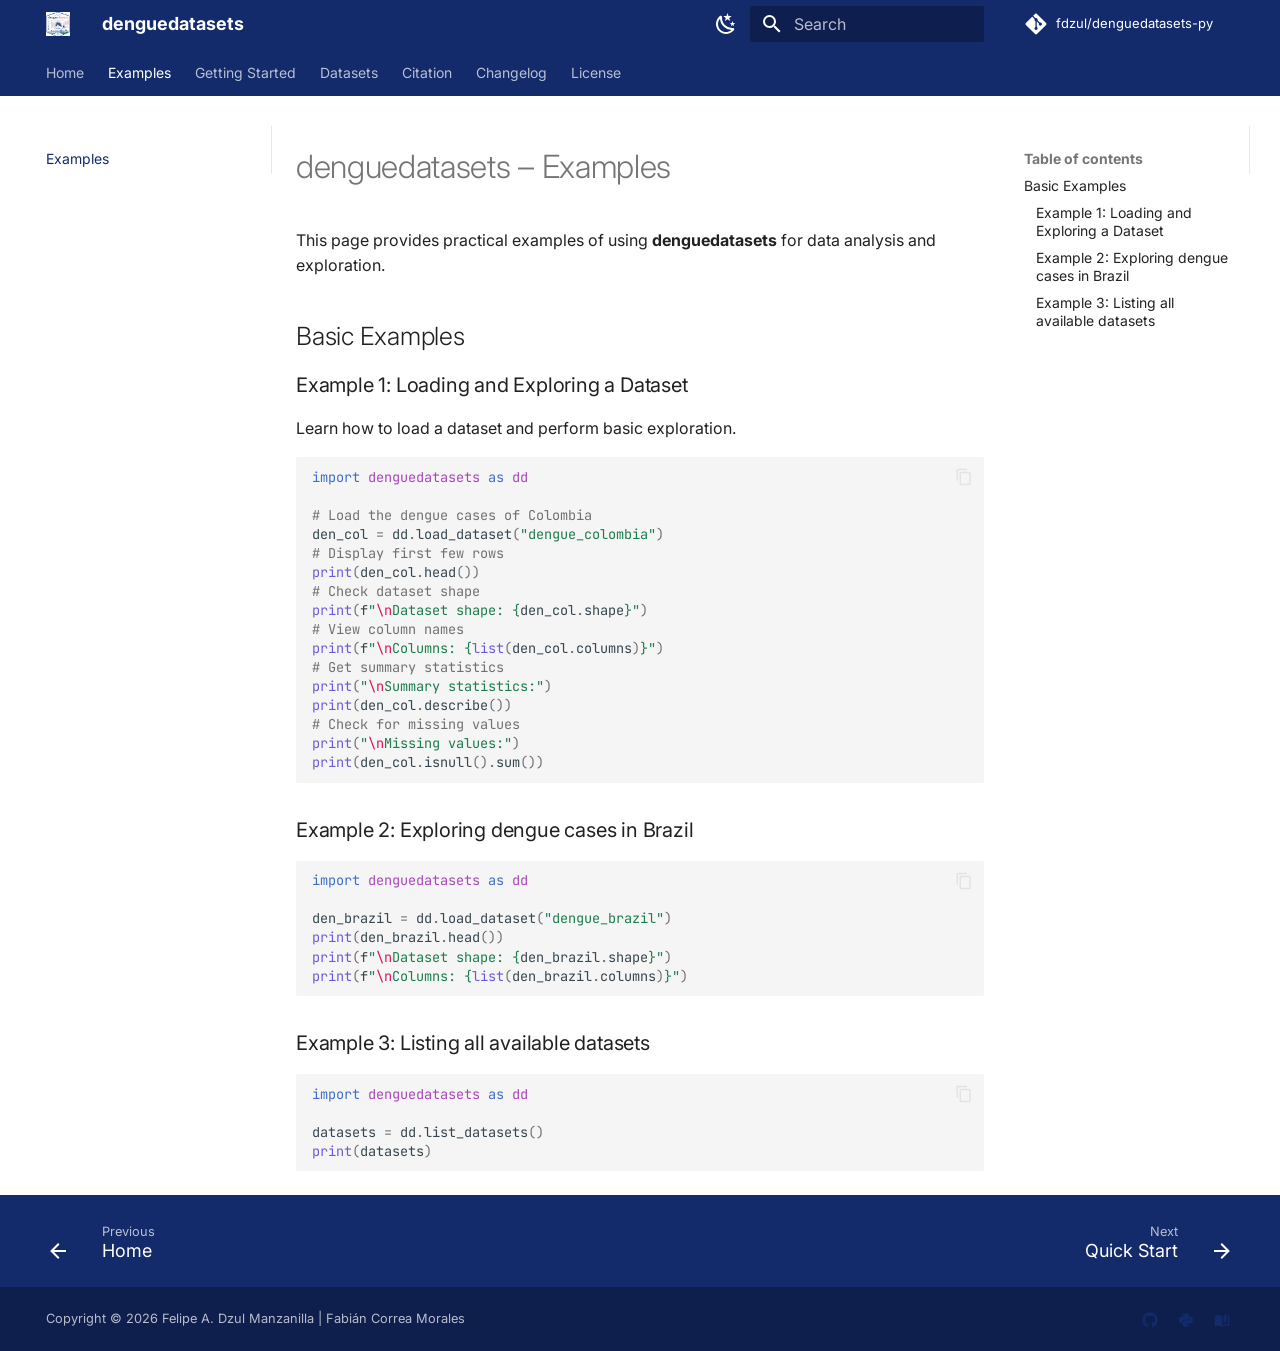
<file: examples/index.html>
<!doctype html>
<html lang="en" class="no-js">
  <head>
    
      <meta charset="utf-8">
      <meta name="viewport" content="width=device-width,initial-scale=1">
      
        <meta name="description" content="A curated collection of open-access dengue fever surveillance and climate datasets for epidemiological research and machine learning in Python.">
      
      
        <meta name="author" content="Felipe Antonio Dzul Manzanilla">
      
      
        <link rel="canonical" href="https://fdzul.github.io/denguedatasets-py/examples/">
      
      
        <link rel="prev" href="..">
      
      
        <link rel="next" href="../quickstart/">
      
      
        
      
      
      <link rel="icon" href="../assets/logo.png">
      <meta name="generator" content="mkdocs-1.6.1, mkdocs-material-9.7.6">
    
    
      
        <title>Examples - denguedatasets</title>
      
    
    
      <link rel="stylesheet" href="../assets/stylesheets/main.484c7ddc.min.css">
      
        
        <link rel="stylesheet" href="../assets/stylesheets/palette.ab4e12ef.min.css">
      
      


    
    
      
    
    
      
        
        
        <link rel="preconnect" href="https://fonts.gstatic.com" crossorigin>
        <link rel="stylesheet" href="https://fonts.googleapis.com/css?family=Inter:300,300i,400,400i,700,700i%7CJetBrains+Mono:400,400i,700,700i&display=fallback">
        <style>:root{--md-text-font:"Inter";--md-code-font:"JetBrains Mono"}</style>
      
    
    
      <link rel="stylesheet" href="../stylesheets/extra.css">
    
    <script>__md_scope=new URL("..",location),__md_hash=e=>[...e].reduce(((e,_)=>(e<<5)-e+_.charCodeAt(0)),0),__md_get=(e,_=localStorage,t=__md_scope)=>JSON.parse(_.getItem(t.pathname+"."+e)),__md_set=(e,_,t=localStorage,a=__md_scope)=>{try{t.setItem(a.pathname+"."+e,JSON.stringify(_))}catch(e){}}</script>
    
      

    
    
  </head>
  
  
    
    
      
    
    
    
    
    <body dir="ltr" data-md-color-scheme="default" data-md-color-primary="custom" data-md-color-accent="custom">
  
    
    <input class="md-toggle" data-md-toggle="drawer" type="checkbox" id="__drawer" autocomplete="off">
    <input class="md-toggle" data-md-toggle="search" type="checkbox" id="__search" autocomplete="off">
    <label class="md-overlay" for="__drawer"></label>
    <div data-md-component="skip">
      
        
        <a href="#denguedatasets-examples" class="md-skip">
          Skip to content
        </a>
      
    </div>
    <div data-md-component="announce">
      
    </div>
    
    
      

<header class="md-header" data-md-component="header">
  <nav class="md-header__inner md-grid" aria-label="Header">
    <a href=".." title="denguedatasets" class="md-header__button md-logo" aria-label="denguedatasets" data-md-component="logo">
      
  <img src="../assets/logo.png" alt="logo">

    </a>
    <label class="md-header__button md-icon" for="__drawer">
      
      <svg xmlns="http://www.w3.org/2000/svg" viewBox="0 0 24 24"><path d="M3 6h18v2H3zm0 5h18v2H3zm0 5h18v2H3z"/></svg>
    </label>
    <div class="md-header__title" data-md-component="header-title">
      <div class="md-header__ellipsis">
        <div class="md-header__topic">
          <span class="md-ellipsis">
            denguedatasets
          </span>
        </div>
        <div class="md-header__topic" data-md-component="header-topic">
          <span class="md-ellipsis">
            
              Examples
            
          </span>
        </div>
      </div>
    </div>
    
      
        <form class="md-header__option" data-md-component="palette">
  
    
    
    
    <input class="md-option" data-md-color-media="" data-md-color-scheme="default" data-md-color-primary="custom" data-md-color-accent="custom"  aria-label="Dark mode"  type="radio" name="__palette" id="__palette_0">
    
      <label class="md-header__button md-icon" title="Dark mode" for="__palette_1" hidden>
        <svg xmlns="http://www.w3.org/2000/svg" viewBox="0 0 24 24"><path d="m17.75 4.09-2.53 1.94.91 3.06-2.63-1.81-2.63 1.81.91-3.06-2.53-1.94L12.44 4l1.06-3 1.06 3zm3.5 6.91-1.64 1.25.59 1.98-1.7-1.17-1.7 1.17.59-1.98L15.75 11l2.06-.05L18.5 9l.69 1.95zm-2.28 4.95c.83-.08 1.72 1.1 1.19 1.85-.32.45-.66.87-1.08 1.27C15.17 23 8.84 23 4.94 19.07c-3.91-3.9-3.91-10.24 0-14.14.4-.4.82-.76 1.27-1.08.75-.53 1.93.36 1.85 1.19-.27 2.86.69 5.83 2.89 8.02a9.96 9.96 0 0 0 8.02 2.89m-1.64 2.02a12.08 12.08 0 0 1-7.8-3.47c-2.17-2.19-3.33-5-3.49-7.82-2.81 3.14-2.7 7.96.31 10.98 3.02 3.01 7.84 3.12 10.98.31"/></svg>
      </label>
    
  
    
    
    
    <input class="md-option" data-md-color-media="" data-md-color-scheme="slate" data-md-color-primary="custom" data-md-color-accent="custom"  aria-label="Light mode"  type="radio" name="__palette" id="__palette_1">
    
      <label class="md-header__button md-icon" title="Light mode" for="__palette_0" hidden>
        <svg xmlns="http://www.w3.org/2000/svg" viewBox="0 0 24 24"><path d="M12 7a5 5 0 0 1 5 5 5 5 0 0 1-5 5 5 5 0 0 1-5-5 5 5 0 0 1 5-5m0 2a3 3 0 0 0-3 3 3 3 0 0 0 3 3 3 3 0 0 0 3-3 3 3 0 0 0-3-3m0-7 2.39 3.42C13.65 5.15 12.84 5 12 5s-1.65.15-2.39.42zM3.34 7l4.16-.35A7.2 7.2 0 0 0 5.94 8.5c-.44.74-.69 1.5-.83 2.29zm.02 10 1.76-3.77a7.131 7.131 0 0 0 2.38 4.14zM20.65 7l-1.77 3.79a7.02 7.02 0 0 0-2.38-4.15zm-.01 10-4.14.36c.59-.51 1.12-1.14 1.54-1.86.42-.73.69-1.5.83-2.29zM12 22l-2.41-3.44c.74.27 1.55.44 2.41.44.82 0 1.63-.17 2.37-.44z"/></svg>
      </label>
    
  
</form>
      
    
    
      <script>var palette=__md_get("__palette");if(palette&&palette.color){if("(prefers-color-scheme)"===palette.color.media){var media=matchMedia("(prefers-color-scheme: light)"),input=document.querySelector(media.matches?"[data-md-color-media='(prefers-color-scheme: light)']":"[data-md-color-media='(prefers-color-scheme: dark)']");palette.color.media=input.getAttribute("data-md-color-media"),palette.color.scheme=input.getAttribute("data-md-color-scheme"),palette.color.primary=input.getAttribute("data-md-color-primary"),palette.color.accent=input.getAttribute("data-md-color-accent")}for(var[key,value]of Object.entries(palette.color))document.body.setAttribute("data-md-color-"+key,value)}</script>
    
    
    
      
      
        <label class="md-header__button md-icon" for="__search">
          
          <svg xmlns="http://www.w3.org/2000/svg" viewBox="0 0 24 24"><path d="M9.5 3A6.5 6.5 0 0 1 16 9.5c0 1.61-.59 3.09-1.56 4.23l.27.27h.79l5 5-1.5 1.5-5-5v-.79l-.27-.27A6.52 6.52 0 0 1 9.5 16 6.5 6.5 0 0 1 3 9.5 6.5 6.5 0 0 1 9.5 3m0 2C7 5 5 7 5 9.5S7 14 9.5 14 14 12 14 9.5 12 5 9.5 5"/></svg>
        </label>
        <div class="md-search" data-md-component="search" role="dialog">
  <label class="md-search__overlay" for="__search"></label>
  <div class="md-search__inner" role="search">
    <form class="md-search__form" name="search">
      <input type="text" class="md-search__input" name="query" aria-label="Search" placeholder="Search" autocapitalize="off" autocorrect="off" autocomplete="off" spellcheck="false" data-md-component="search-query" required>
      <label class="md-search__icon md-icon" for="__search">
        
        <svg xmlns="http://www.w3.org/2000/svg" viewBox="0 0 24 24"><path d="M9.5 3A6.5 6.5 0 0 1 16 9.5c0 1.61-.59 3.09-1.56 4.23l.27.27h.79l5 5-1.5 1.5-5-5v-.79l-.27-.27A6.52 6.52 0 0 1 9.5 16 6.5 6.5 0 0 1 3 9.5 6.5 6.5 0 0 1 9.5 3m0 2C7 5 5 7 5 9.5S7 14 9.5 14 14 12 14 9.5 12 5 9.5 5"/></svg>
        
        <svg xmlns="http://www.w3.org/2000/svg" viewBox="0 0 24 24"><path d="M20 11v2H8l5.5 5.5-1.42 1.42L4.16 12l7.92-7.92L13.5 5.5 8 11z"/></svg>
      </label>
      <nav class="md-search__options" aria-label="Search">
        
          <a href="javascript:void(0)" class="md-search__icon md-icon" title="Share" aria-label="Share" data-clipboard data-clipboard-text="" data-md-component="search-share" tabindex="-1">
            
            <svg xmlns="http://www.w3.org/2000/svg" viewBox="0 0 24 24"><path d="M18 16.08c-.76 0-1.44.3-1.96.77L8.91 12.7c.05-.23.09-.46.09-.7s-.04-.47-.09-.7l7.05-4.11c.54.5 1.25.81 2.04.81a3 3 0 0 0 3-3 3 3 0 0 0-3-3 3 3 0 0 0-3 3c0 .24.04.47.09.7L8.04 9.81C7.5 9.31 6.79 9 6 9a3 3 0 0 0-3 3 3 3 0 0 0 3 3c.79 0 1.5-.31 2.04-.81l7.12 4.15c-.05.21-.08.43-.08.66 0 1.61 1.31 2.91 2.92 2.91s2.92-1.3 2.92-2.91A2.92 2.92 0 0 0 18 16.08"/></svg>
          </a>
        
        <button type="reset" class="md-search__icon md-icon" title="Clear" aria-label="Clear" tabindex="-1">
          
          <svg xmlns="http://www.w3.org/2000/svg" viewBox="0 0 24 24"><path d="M19 6.41 17.59 5 12 10.59 6.41 5 5 6.41 10.59 12 5 17.59 6.41 19 12 13.41 17.59 19 19 17.59 13.41 12z"/></svg>
        </button>
      </nav>
      
        <div class="md-search__suggest" data-md-component="search-suggest"></div>
      
    </form>
    <div class="md-search__output">
      <div class="md-search__scrollwrap" tabindex="0" data-md-scrollfix>
        <div class="md-search-result" data-md-component="search-result">
          <div class="md-search-result__meta">
            Initializing search
          </div>
          <ol class="md-search-result__list" role="presentation"></ol>
        </div>
      </div>
    </div>
  </div>
</div>
      
    
    
      <div class="md-header__source">
        <a href="https://github.com/fdzul/denguedatasets-py" title="Go to repository" class="md-source" data-md-component="source">
  <div class="md-source__icon md-icon">
    
    <svg xmlns="http://www.w3.org/2000/svg" viewBox="0 0 448 512"><!--! Font Awesome Free 7.1.0 by @fontawesome - https://fontawesome.com License - https://fontawesome.com/license/free (Icons: CC BY 4.0, Fonts: SIL OFL 1.1, Code: MIT License) Copyright 2025 Fonticons, Inc.--><path d="M439.6 236.1 244 40.5c-5.4-5.5-12.8-8.5-20.4-8.5s-15 3-20.4 8.4L162.5 81l51.5 51.5c27.1-9.1 52.7 16.8 43.4 43.7l49.7 49.7c34.2-11.8 61.2 31 35.5 56.7-26.5 26.5-70.2-2.9-56-37.3L240.3 199v121.9c25.3 12.5 22.3 41.8 9.1 55-6.4 6.4-15.2 10.1-24.3 10.1s-17.8-3.6-24.3-10.1c-17.6-17.6-11.1-46.9 11.2-56v-123c-20.8-8.5-24.6-30.7-18.6-45L142.6 101 8.5 235.1C3 240.6 0 247.9 0 255.5s3 15 8.5 20.4l195.6 195.7c5.4 5.4 12.7 8.4 20.4 8.4s15-3 20.4-8.4l194.7-194.7c5.4-5.4 8.4-12.8 8.4-20.4s-3-15-8.4-20.4"/></svg>
  </div>
  <div class="md-source__repository">
    fdzul/denguedatasets-py
  </div>
</a>
      </div>
    
  </nav>
  
</header>
    
    <div class="md-container" data-md-component="container">
      
      
        
          
            
<nav class="md-tabs" aria-label="Tabs" data-md-component="tabs">
  <div class="md-grid">
    <ul class="md-tabs__list">
      
        
  
  
  
  
    <li class="md-tabs__item">
      <a href=".." class="md-tabs__link">
        
  
  
    
  
  Home

      </a>
    </li>
  

      
        
  
  
  
    
  
  
    <li class="md-tabs__item md-tabs__item--active">
      <a href="./" class="md-tabs__link">
        
  
  
    
  
  Examples

      </a>
    </li>
  

      
        
  
  
  
  
    
    
      <li class="md-tabs__item">
        <a href="../quickstart/" class="md-tabs__link">
          
  
  
    
  
  Getting Started

        </a>
      </li>
    
  

      
        
  
  
  
  
    
    
      <li class="md-tabs__item">
        <a href="../datasets/" class="md-tabs__link">
          
  
  
    
  
  Datasets

        </a>
      </li>
    
  

      
        
  
  
  
  
    
    
      <li class="md-tabs__item">
        <a href="../citation/" class="md-tabs__link">
          
  
  
    
  
  Citation

        </a>
      </li>
    
  

      
        
  
  
  
  
    
    
      <li class="md-tabs__item">
        <a href="../changelog/" class="md-tabs__link">
          
  
  
    
  
  Changelog

        </a>
      </li>
    
  

      
        
  
  
  
  
    
    
      <li class="md-tabs__item">
        <a href="../license/" class="md-tabs__link">
          
  
  
    
  
  License

        </a>
      </li>
    
  

      
    </ul>
  </div>
</nav>
          
        
      
      <main class="md-main" data-md-component="main">
        <div class="md-main__inner md-grid">
          
            
              
              <div class="md-sidebar md-sidebar--primary" data-md-component="sidebar" data-md-type="navigation" >
                <div class="md-sidebar__scrollwrap">
                  <div class="md-sidebar__inner">
                    


  


<nav class="md-nav md-nav--primary md-nav--lifted" aria-label="Navigation" data-md-level="0">
  <label class="md-nav__title" for="__drawer">
    <a href=".." title="denguedatasets" class="md-nav__button md-logo" aria-label="denguedatasets" data-md-component="logo">
      
  <img src="../assets/logo.png" alt="logo">

    </a>
    denguedatasets
  </label>
  
    <div class="md-nav__source">
      <a href="https://github.com/fdzul/denguedatasets-py" title="Go to repository" class="md-source" data-md-component="source">
  <div class="md-source__icon md-icon">
    
    <svg xmlns="http://www.w3.org/2000/svg" viewBox="0 0 448 512"><!--! Font Awesome Free 7.1.0 by @fontawesome - https://fontawesome.com License - https://fontawesome.com/license/free (Icons: CC BY 4.0, Fonts: SIL OFL 1.1, Code: MIT License) Copyright 2025 Fonticons, Inc.--><path d="M439.6 236.1 244 40.5c-5.4-5.5-12.8-8.5-20.4-8.5s-15 3-20.4 8.4L162.5 81l51.5 51.5c27.1-9.1 52.7 16.8 43.4 43.7l49.7 49.7c34.2-11.8 61.2 31 35.5 56.7-26.5 26.5-70.2-2.9-56-37.3L240.3 199v121.9c25.3 12.5 22.3 41.8 9.1 55-6.4 6.4-15.2 10.1-24.3 10.1s-17.8-3.6-24.3-10.1c-17.6-17.6-11.1-46.9 11.2-56v-123c-20.8-8.5-24.6-30.7-18.6-45L142.6 101 8.5 235.1C3 240.6 0 247.9 0 255.5s3 15 8.5 20.4l195.6 195.7c5.4 5.4 12.7 8.4 20.4 8.4s15-3 20.4-8.4l194.7-194.7c5.4-5.4 8.4-12.8 8.4-20.4s-3-15-8.4-20.4"/></svg>
  </div>
  <div class="md-source__repository">
    fdzul/denguedatasets-py
  </div>
</a>
    </div>
  
  <ul class="md-nav__list" data-md-scrollfix>
    
      
      
  
  
  
  
    <li class="md-nav__item">
      <a href=".." class="md-nav__link">
        
  
  
  <span class="md-ellipsis">
    
  
    Home
  

    
  </span>
  
  

      </a>
    </li>
  

    
      
      
  
  
    
  
  
  
    <li class="md-nav__item md-nav__item--active">
      
      <input class="md-nav__toggle md-toggle" type="checkbox" id="__toc">
      
      
        
      
      
        <label class="md-nav__link md-nav__link--active" for="__toc">
          
  
  
  <span class="md-ellipsis">
    
  
    Examples
  

    
  </span>
  
  

          <span class="md-nav__icon md-icon"></span>
        </label>
      
      <a href="./" class="md-nav__link md-nav__link--active">
        
  
  
  <span class="md-ellipsis">
    
  
    Examples
  

    
  </span>
  
  

      </a>
      
        

<nav class="md-nav md-nav--secondary" aria-label="Table of contents">
  
  
  
    
  
  
    <label class="md-nav__title" for="__toc">
      <span class="md-nav__icon md-icon"></span>
      Table of contents
    </label>
    <ul class="md-nav__list" data-md-component="toc" data-md-scrollfix>
      
        <li class="md-nav__item">
  <a href="#basic-examples" class="md-nav__link">
    <span class="md-ellipsis">
      
        Basic Examples
      
    </span>
  </a>
  
    <nav class="md-nav" aria-label="Basic Examples">
      <ul class="md-nav__list">
        
          <li class="md-nav__item">
  <a href="#example-1-loading-and-exploring-a-dataset" class="md-nav__link">
    <span class="md-ellipsis">
      
        Example 1: Loading and Exploring a Dataset
      
    </span>
  </a>
  
</li>
        
          <li class="md-nav__item">
  <a href="#example-2-exploring-dengue-cases-in-brazil" class="md-nav__link">
    <span class="md-ellipsis">
      
        Example 2: Exploring dengue cases in Brazil
      
    </span>
  </a>
  
</li>
        
          <li class="md-nav__item">
  <a href="#example-3-listing-all-available-datasets" class="md-nav__link">
    <span class="md-ellipsis">
      
        Example 3: Listing all available datasets
      
    </span>
  </a>
  
</li>
        
      </ul>
    </nav>
  
</li>
      
    </ul>
  
</nav>
      
    </li>
  

    
      
      
  
  
  
  
    
    
      
        
      
    
    
    
      
      
        
      
    
    
    <li class="md-nav__item md-nav__item--nested">
      
        
        
          
        
        <input class="md-nav__toggle md-toggle md-toggle--indeterminate" type="checkbox" id="__nav_3" >
        
          
          <label class="md-nav__link" for="__nav_3" id="__nav_3_label" tabindex="0">
            
  
  
  <span class="md-ellipsis">
    
  
    Getting Started
  

    
  </span>
  
  

            <span class="md-nav__icon md-icon"></span>
          </label>
        
        <nav class="md-nav" data-md-level="1" aria-labelledby="__nav_3_label" aria-expanded="false">
          <label class="md-nav__title" for="__nav_3">
            <span class="md-nav__icon md-icon"></span>
            
  
    Getting Started
  

          </label>
          <ul class="md-nav__list" data-md-scrollfix>
            
              
                
  
  
  
  
    <li class="md-nav__item">
      <a href="../quickstart/" class="md-nav__link">
        
  
  
  <span class="md-ellipsis">
    
  
    Quick Start
  

    
  </span>
  
  

      </a>
    </li>
  

              
            
          </ul>
        </nav>
      
    </li>
  

    
      
      
  
  
  
  
    
    
      
        
      
    
    
    
      
      
        
      
    
    
    <li class="md-nav__item md-nav__item--nested">
      
        
        
          
        
        <input class="md-nav__toggle md-toggle md-toggle--indeterminate" type="checkbox" id="__nav_4" >
        
          
          <label class="md-nav__link" for="__nav_4" id="__nav_4_label" tabindex="0">
            
  
  
  <span class="md-ellipsis">
    
  
    Datasets
  

    
  </span>
  
  

            <span class="md-nav__icon md-icon"></span>
          </label>
        
        <nav class="md-nav" data-md-level="1" aria-labelledby="__nav_4_label" aria-expanded="false">
          <label class="md-nav__title" for="__nav_4">
            <span class="md-nav__icon md-icon"></span>
            
  
    Datasets
  

          </label>
          <ul class="md-nav__list" data-md-scrollfix>
            
              
                
  
  
  
  
    <li class="md-nav__item">
      <a href="../datasets/" class="md-nav__link">
        
  
  
  <span class="md-ellipsis">
    
  
    Overview
  

    
  </span>
  
  

      </a>
    </li>
  

              
            
          </ul>
        </nav>
      
    </li>
  

    
      
      
  
  
  
  
    
    
      
        
      
    
    
    
      
      
        
      
    
    
    <li class="md-nav__item md-nav__item--nested">
      
        
        
          
        
        <input class="md-nav__toggle md-toggle md-toggle--indeterminate" type="checkbox" id="__nav_5" >
        
          
          <label class="md-nav__link" for="__nav_5" id="__nav_5_label" tabindex="0">
            
  
  
  <span class="md-ellipsis">
    
  
    Citation
  

    
  </span>
  
  

            <span class="md-nav__icon md-icon"></span>
          </label>
        
        <nav class="md-nav" data-md-level="1" aria-labelledby="__nav_5_label" aria-expanded="false">
          <label class="md-nav__title" for="__nav_5">
            <span class="md-nav__icon md-icon"></span>
            
  
    Citation
  

          </label>
          <ul class="md-nav__list" data-md-scrollfix>
            
              
                
  
  
  
  
    <li class="md-nav__item">
      <a href="../citation/" class="md-nav__link">
        
  
  
  <span class="md-ellipsis">
    
  
    How to Cite
  

    
  </span>
  
  

      </a>
    </li>
  

              
            
          </ul>
        </nav>
      
    </li>
  

    
      
      
  
  
  
  
    
    
      
        
      
    
    
    
      
      
        
      
    
    
    <li class="md-nav__item md-nav__item--nested">
      
        
        
          
        
        <input class="md-nav__toggle md-toggle md-toggle--indeterminate" type="checkbox" id="__nav_6" >
        
          
          <label class="md-nav__link" for="__nav_6" id="__nav_6_label" tabindex="0">
            
  
  
  <span class="md-ellipsis">
    
  
    Changelog
  

    
  </span>
  
  

            <span class="md-nav__icon md-icon"></span>
          </label>
        
        <nav class="md-nav" data-md-level="1" aria-labelledby="__nav_6_label" aria-expanded="false">
          <label class="md-nav__title" for="__nav_6">
            <span class="md-nav__icon md-icon"></span>
            
  
    Changelog
  

          </label>
          <ul class="md-nav__list" data-md-scrollfix>
            
              
                
  
  
  
  
    <li class="md-nav__item">
      <a href="../changelog/" class="md-nav__link">
        
  
  
  <span class="md-ellipsis">
    
  
    Releases
  

    
  </span>
  
  

      </a>
    </li>
  

              
            
          </ul>
        </nav>
      
    </li>
  

    
      
      
  
  
  
  
    
    
      
        
      
    
    
    
      
      
        
      
    
    
    <li class="md-nav__item md-nav__item--nested">
      
        
        
          
        
        <input class="md-nav__toggle md-toggle md-toggle--indeterminate" type="checkbox" id="__nav_7" >
        
          
          <label class="md-nav__link" for="__nav_7" id="__nav_7_label" tabindex="0">
            
  
  
  <span class="md-ellipsis">
    
  
    License
  

    
  </span>
  
  

            <span class="md-nav__icon md-icon"></span>
          </label>
        
        <nav class="md-nav" data-md-level="1" aria-labelledby="__nav_7_label" aria-expanded="false">
          <label class="md-nav__title" for="__nav_7">
            <span class="md-nav__icon md-icon"></span>
            
  
    License
  

          </label>
          <ul class="md-nav__list" data-md-scrollfix>
            
              
                
  
  
  
  
    <li class="md-nav__item">
      <a href="../license/" class="md-nav__link">
        
  
  
  <span class="md-ellipsis">
    
  
    GNU General Public License v3.0 (GPL-3.0) License
  

    
  </span>
  
  

      </a>
    </li>
  

              
            
          </ul>
        </nav>
      
    </li>
  

    
  </ul>
</nav>
                  </div>
                </div>
              </div>
            
            
              
              <div class="md-sidebar md-sidebar--secondary" data-md-component="sidebar" data-md-type="toc" >
                <div class="md-sidebar__scrollwrap">
                  <div class="md-sidebar__inner">
                    

<nav class="md-nav md-nav--secondary" aria-label="Table of contents">
  
  
  
    
  
  
    <label class="md-nav__title" for="__toc">
      <span class="md-nav__icon md-icon"></span>
      Table of contents
    </label>
    <ul class="md-nav__list" data-md-component="toc" data-md-scrollfix>
      
        <li class="md-nav__item">
  <a href="#basic-examples" class="md-nav__link">
    <span class="md-ellipsis">
      
        Basic Examples
      
    </span>
  </a>
  
    <nav class="md-nav" aria-label="Basic Examples">
      <ul class="md-nav__list">
        
          <li class="md-nav__item">
  <a href="#example-1-loading-and-exploring-a-dataset" class="md-nav__link">
    <span class="md-ellipsis">
      
        Example 1: Loading and Exploring a Dataset
      
    </span>
  </a>
  
</li>
        
          <li class="md-nav__item">
  <a href="#example-2-exploring-dengue-cases-in-brazil" class="md-nav__link">
    <span class="md-ellipsis">
      
        Example 2: Exploring dengue cases in Brazil
      
    </span>
  </a>
  
</li>
        
          <li class="md-nav__item">
  <a href="#example-3-listing-all-available-datasets" class="md-nav__link">
    <span class="md-ellipsis">
      
        Example 3: Listing all available datasets
      
    </span>
  </a>
  
</li>
        
      </ul>
    </nav>
  
</li>
      
    </ul>
  
</nav>
                  </div>
                </div>
              </div>
            
          
          
            <div class="md-content" data-md-component="content">
              
              <article class="md-content__inner md-typeset">
                
                  


  
  


<h1 id="denguedatasets-examples">denguedatasets – Examples<a class="headerlink" href="#denguedatasets-examples" title="Permanent link">&para;</a></h1>
<p>This page provides practical examples of using <strong>denguedatasets</strong> for data analysis and exploration.</p>
<h2 id="basic-examples">Basic Examples<a class="headerlink" href="#basic-examples" title="Permanent link">&para;</a></h2>
<h3 id="example-1-loading-and-exploring-a-dataset">Example 1: Loading and Exploring a Dataset<a class="headerlink" href="#example-1-loading-and-exploring-a-dataset" title="Permanent link">&para;</a></h3>
<p>Learn how to load a dataset and perform basic exploration.</p>
<div class="highlight"><pre><span></span><code><a id="__codelineno-0-1" name="__codelineno-0-1" href="#__codelineno-0-1"></a><span class="kn">import</span><span class="w"> </span><span class="nn">denguedatasets</span><span class="w"> </span><span class="k">as</span><span class="w"> </span><span class="nn">dd</span>
<a id="__codelineno-0-2" name="__codelineno-0-2" href="#__codelineno-0-2"></a>
<a id="__codelineno-0-3" name="__codelineno-0-3" href="#__codelineno-0-3"></a><span class="c1"># Load the dengue cases of Colombia</span>
<a id="__codelineno-0-4" name="__codelineno-0-4" href="#__codelineno-0-4"></a><span class="n">den_col</span> <span class="o">=</span> <span class="n">dd</span><span class="o">.</span><span class="n">load_dataset</span><span class="p">(</span><span class="s2">&quot;dengue_colombia&quot;</span><span class="p">)</span>
<a id="__codelineno-0-5" name="__codelineno-0-5" href="#__codelineno-0-5"></a><span class="c1"># Display first few rows</span>
<a id="__codelineno-0-6" name="__codelineno-0-6" href="#__codelineno-0-6"></a><span class="nb">print</span><span class="p">(</span><span class="n">den_col</span><span class="o">.</span><span class="n">head</span><span class="p">())</span>
<a id="__codelineno-0-7" name="__codelineno-0-7" href="#__codelineno-0-7"></a><span class="c1"># Check dataset shape</span>
<a id="__codelineno-0-8" name="__codelineno-0-8" href="#__codelineno-0-8"></a><span class="nb">print</span><span class="p">(</span><span class="sa">f</span><span class="s2">&quot;</span><span class="se">\n</span><span class="s2">Dataset shape: </span><span class="si">{</span><span class="n">den_col</span><span class="o">.</span><span class="n">shape</span><span class="si">}</span><span class="s2">&quot;</span><span class="p">)</span>
<a id="__codelineno-0-9" name="__codelineno-0-9" href="#__codelineno-0-9"></a><span class="c1"># View column names</span>
<a id="__codelineno-0-10" name="__codelineno-0-10" href="#__codelineno-0-10"></a><span class="nb">print</span><span class="p">(</span><span class="sa">f</span><span class="s2">&quot;</span><span class="se">\n</span><span class="s2">Columns: </span><span class="si">{</span><span class="nb">list</span><span class="p">(</span><span class="n">den_col</span><span class="o">.</span><span class="n">columns</span><span class="p">)</span><span class="si">}</span><span class="s2">&quot;</span><span class="p">)</span>
<a id="__codelineno-0-11" name="__codelineno-0-11" href="#__codelineno-0-11"></a><span class="c1"># Get summary statistics</span>
<a id="__codelineno-0-12" name="__codelineno-0-12" href="#__codelineno-0-12"></a><span class="nb">print</span><span class="p">(</span><span class="s2">&quot;</span><span class="se">\n</span><span class="s2">Summary statistics:&quot;</span><span class="p">)</span>
<a id="__codelineno-0-13" name="__codelineno-0-13" href="#__codelineno-0-13"></a><span class="nb">print</span><span class="p">(</span><span class="n">den_col</span><span class="o">.</span><span class="n">describe</span><span class="p">())</span>
<a id="__codelineno-0-14" name="__codelineno-0-14" href="#__codelineno-0-14"></a><span class="c1"># Check for missing values</span>
<a id="__codelineno-0-15" name="__codelineno-0-15" href="#__codelineno-0-15"></a><span class="nb">print</span><span class="p">(</span><span class="s2">&quot;</span><span class="se">\n</span><span class="s2">Missing values:&quot;</span><span class="p">)</span>
<a id="__codelineno-0-16" name="__codelineno-0-16" href="#__codelineno-0-16"></a><span class="nb">print</span><span class="p">(</span><span class="n">den_col</span><span class="o">.</span><span class="n">isnull</span><span class="p">()</span><span class="o">.</span><span class="n">sum</span><span class="p">())</span>
</code></pre></div>
<h3 id="example-2-exploring-dengue-cases-in-brazil">Example 2: Exploring dengue cases in Brazil<a class="headerlink" href="#example-2-exploring-dengue-cases-in-brazil" title="Permanent link">&para;</a></h3>
<div class="highlight"><pre><span></span><code><a id="__codelineno-1-1" name="__codelineno-1-1" href="#__codelineno-1-1"></a><span class="kn">import</span><span class="w"> </span><span class="nn">denguedatasets</span><span class="w"> </span><span class="k">as</span><span class="w"> </span><span class="nn">dd</span>
<a id="__codelineno-1-2" name="__codelineno-1-2" href="#__codelineno-1-2"></a>
<a id="__codelineno-1-3" name="__codelineno-1-3" href="#__codelineno-1-3"></a><span class="n">den_brazil</span> <span class="o">=</span> <span class="n">dd</span><span class="o">.</span><span class="n">load_dataset</span><span class="p">(</span><span class="s2">&quot;dengue_brazil&quot;</span><span class="p">)</span>
<a id="__codelineno-1-4" name="__codelineno-1-4" href="#__codelineno-1-4"></a><span class="nb">print</span><span class="p">(</span><span class="n">den_brazil</span><span class="o">.</span><span class="n">head</span><span class="p">())</span>
<a id="__codelineno-1-5" name="__codelineno-1-5" href="#__codelineno-1-5"></a><span class="nb">print</span><span class="p">(</span><span class="sa">f</span><span class="s2">&quot;</span><span class="se">\n</span><span class="s2">Dataset shape: </span><span class="si">{</span><span class="n">den_brazil</span><span class="o">.</span><span class="n">shape</span><span class="si">}</span><span class="s2">&quot;</span><span class="p">)</span>
<a id="__codelineno-1-6" name="__codelineno-1-6" href="#__codelineno-1-6"></a><span class="nb">print</span><span class="p">(</span><span class="sa">f</span><span class="s2">&quot;</span><span class="se">\n</span><span class="s2">Columns: </span><span class="si">{</span><span class="nb">list</span><span class="p">(</span><span class="n">den_brazil</span><span class="o">.</span><span class="n">columns</span><span class="p">)</span><span class="si">}</span><span class="s2">&quot;</span><span class="p">)</span>
</code></pre></div>
<h3 id="example-3-listing-all-available-datasets">Example 3: Listing all available datasets<a class="headerlink" href="#example-3-listing-all-available-datasets" title="Permanent link">&para;</a></h3>
<div class="highlight"><pre><span></span><code><a id="__codelineno-2-1" name="__codelineno-2-1" href="#__codelineno-2-1"></a><span class="kn">import</span><span class="w"> </span><span class="nn">denguedatasets</span><span class="w"> </span><span class="k">as</span><span class="w"> </span><span class="nn">dd</span>
<a id="__codelineno-2-2" name="__codelineno-2-2" href="#__codelineno-2-2"></a>
<a id="__codelineno-2-3" name="__codelineno-2-3" href="#__codelineno-2-3"></a><span class="n">datasets</span> <span class="o">=</span> <span class="n">dd</span><span class="o">.</span><span class="n">list_datasets</span><span class="p">()</span>
<a id="__codelineno-2-4" name="__codelineno-2-4" href="#__codelineno-2-4"></a><span class="nb">print</span><span class="p">(</span><span class="n">datasets</span><span class="p">)</span>
</code></pre></div>












                
              </article>
            </div>
          
          
  <script>var tabs=__md_get("__tabs");if(Array.isArray(tabs))e:for(var set of document.querySelectorAll(".tabbed-set")){var labels=set.querySelector(".tabbed-labels");for(var tab of tabs)for(var label of labels.getElementsByTagName("label"))if(label.innerText.trim()===tab){var input=document.getElementById(label.htmlFor);input.checked=!0;continue e}}</script>

<script>var target=document.getElementById(location.hash.slice(1));target&&target.name&&(target.checked=target.name.startsWith("__tabbed_"))</script>
        </div>
        
          <button type="button" class="md-top md-icon" data-md-component="top" hidden>
  
  <svg xmlns="http://www.w3.org/2000/svg" viewBox="0 0 24 24"><path d="M13 20h-2V8l-5.5 5.5-1.42-1.42L12 4.16l7.92 7.92-1.42 1.42L13 8z"/></svg>
  Back to top
</button>
        
      </main>
      
        <footer class="md-footer">
  
    
      
      <nav class="md-footer__inner md-grid" aria-label="Footer" >
        
          
          <a href=".." class="md-footer__link md-footer__link--prev" aria-label="Previous: Home">
            <div class="md-footer__button md-icon">
              
              <svg xmlns="http://www.w3.org/2000/svg" viewBox="0 0 24 24"><path d="M20 11v2H8l5.5 5.5-1.42 1.42L4.16 12l7.92-7.92L13.5 5.5 8 11z"/></svg>
            </div>
            <div class="md-footer__title">
              <span class="md-footer__direction">
                Previous
              </span>
              <div class="md-ellipsis">
                Home
              </div>
            </div>
          </a>
        
        
          
          <a href="../quickstart/" class="md-footer__link md-footer__link--next" aria-label="Next: Quick Start">
            <div class="md-footer__title">
              <span class="md-footer__direction">
                Next
              </span>
              <div class="md-ellipsis">
                Quick Start
              </div>
            </div>
            <div class="md-footer__button md-icon">
              
              <svg xmlns="http://www.w3.org/2000/svg" viewBox="0 0 24 24"><path d="M4 11v2h12l-5.5 5.5 1.42 1.42L19.84 12l-7.92-7.92L10.5 5.5 16 11z"/></svg>
            </div>
          </a>
        
      </nav>
    
  
  <div class="md-footer-meta md-typeset">
    <div class="md-footer-meta__inner md-grid">
      <div class="md-copyright">
  
    <div class="md-copyright__highlight">
      Copyright © 2026 Felipe A. Dzul Manzanilla | Fabián Correa Morales
    </div>
  
  
</div>
      
        
<div class="md-social">
  
    
    
    
    
      
      
    
    <a href="https://github.com/fdzul" target="_blank" rel="noopener" title="github.com" class="md-social__link">
      <svg xmlns="http://www.w3.org/2000/svg" viewBox="0 0 512 512"><!--! Font Awesome Free 7.1.0 by @fontawesome - https://fontawesome.com License - https://fontawesome.com/license/free (Icons: CC BY 4.0, Fonts: SIL OFL 1.1, Code: MIT License) Copyright 2025 Fonticons, Inc.--><path d="M173.9 397.4c0 2-2.3 3.6-5.2 3.6-3.3.3-5.6-1.3-5.6-3.6 0-2 2.3-3.6 5.2-3.6 3-.3 5.6 1.3 5.6 3.6m-31.1-4.5c-.7 2 1.3 4.3 4.3 4.9 2.6 1 5.6 0 6.2-2s-1.3-4.3-4.3-5.2c-2.6-.7-5.5.3-6.2 2.3m44.2-1.7c-2.9.7-4.9 2.6-4.6 4.9.3 2 2.9 3.3 5.9 2.6 2.9-.7 4.9-2.6 4.6-4.6-.3-1.9-3-3.2-5.9-2.9M252.8 8C114.1 8 8 113.3 8 252c0 110.9 69.8 205.8 169.5 239.2 12.8 2.3 17.3-5.6 17.3-12.1 0-6.2-.3-40.4-.3-61.4 0 0-70 15-84.7-29.8 0 0-11.4-29.1-27.8-36.6 0 0-22.9-15.7 1.6-15.4 0 0 24.9 2 38.6 25.8 21.9 38.6 58.6 27.5 72.9 20.9 2.3-16 8.8-27.1 16-33.7-55.9-6.2-112.3-14.3-112.3-110.5 0-27.5 7.6-41.3 23.6-58.9-2.6-6.5-11.1-33.3 2.6-67.9 20.9-6.5 69 27 69 27 20-5.6 41.5-8.5 62.8-8.5s42.8 2.9 62.8 8.5c0 0 48.1-33.6 69-27 13.7 34.7 5.2 61.4 2.6 67.9 16 17.7 25.8 31.5 25.8 58.9 0 96.5-58.9 104.2-114.8 110.5 9.2 7.9 17 22.9 17 46.4 0 33.7-.3 75.4-.3 83.6 0 6.5 4.6 14.4 17.3 12.1C436.2 457.8 504 362.9 504 252 504 113.3 391.5 8 252.8 8M105.2 352.9c-1.3 1-1 3.3.7 5.2 1.6 1.6 3.9 2.3 5.2 1 1.3-1 1-3.3-.7-5.2-1.6-1.6-3.9-2.3-5.2-1m-10.8-8.1c-.7 1.3.3 2.9 2.3 3.9 1.6 1 3.6.7 4.3-.7.7-1.3-.3-2.9-2.3-3.9-2-.6-3.6-.3-4.3.7m32.4 35.6c-1.6 1.3-1 4.3 1.3 6.2 2.3 2.3 5.2 2.6 6.5 1 1.3-1.3.7-4.3-1.3-6.2-2.2-2.3-5.2-2.6-6.5-1m-11.4-14.7c-1.6 1-1.6 3.6 0 5.9s4.3 3.3 5.6 2.3c1.6-1.3 1.6-3.9 0-6.2-1.4-2.3-4-3.3-5.6-2"/></svg>
    </a>
  
    
    
    
    
      
      
    
    <a href="https://pypi.org/project/denguedatasets-py/" target="_blank" rel="noopener" title="pypi.org" class="md-social__link">
      <svg xmlns="http://www.w3.org/2000/svg" viewBox="0 0 448 512"><!--! Font Awesome Free 7.1.0 by @fontawesome - https://fontawesome.com License - https://fontawesome.com/license/free (Icons: CC BY 4.0, Fonts: SIL OFL 1.1, Code: MIT License) Copyright 2025 Fonticons, Inc.--><path d="M439.8 200.5c-7.7-30.9-22.3-54.2-53.4-54.2h-40.1v47.4c0 36.8-31.2 67.8-66.8 67.8H172.7c-29.2 0-53.4 25-53.4 54.3v101.8c0 29 25.2 46 53.4 54.3 33.8 9.9 66.3 11.7 106.8 0 26.9-7.8 53.4-23.5 53.4-54.3v-40.7H226.2v-13.6h160.2c31.1 0 42.6-21.7 53.4-54.2 11.2-33.5 10.7-65.7 0-108.6M286.2 444.7a20.4 20.4 0 1 1 0-40.7 20.4 20.4 0 1 1 0 40.7M167.8 248.1h106.8c29.7 0 53.4-24.5 53.4-54.3V91.9c0-29-24.4-50.7-53.4-55.6-35.8-5.9-74.7-5.6-106.8.1-45.2 8-53.4 24.7-53.4 55.6v40.7h106.9v13.6h-147c-31.1 0-58.3 18.7-66.8 54.2-9.8 40.7-10.2 66.1 0 108.6 7.6 31.6 25.7 54.2 56.8 54.2H101v-48.8c0-35.3 30.5-66.4 66.8-66.4m-6.6-183.4a20.4 20.4 0 1 1 0 40.8 20.4 20.4 0 1 1 0-40.8"/></svg>
    </a>
  
    
    
    
    
    <a href="citation/" target="_blank" rel="noopener" title="" class="md-social__link">
      <svg xmlns="http://www.w3.org/2000/svg" viewBox="0 0 24 24"><path d="m19 2-5 4.5v11l5-4.5zM6.5 5C4.55 5 2.45 5.4 1 6.5v14.66c0 .25.25.5.5.5.1 0 .15-.07.25-.07 1.35-.65 3.3-1.09 4.75-1.09 1.95 0 4.05.4 5.5 1.5 1.35-.85 3.8-1.5 5.5-1.5 1.65 0 3.35.31 4.75 1.06.1.05.15.03.25.03.25 0 .5-.25.5-.5V6.5c-.6-.45-1.25-.75-2-1V19c-1.1-.35-2.3-.5-3.5-.5-1.7 0-4.15.65-5.5 1.5V6.5C10.55 5.4 8.45 5 6.5 5"/></svg>
    </a>
  
</div>
      
    </div>
  </div>
</footer>
      
    </div>
    <div class="md-dialog" data-md-component="dialog">
      <div class="md-dialog__inner md-typeset"></div>
    </div>
    
      <div class="md-progress" data-md-component="progress" role="progressbar"></div>
    
    
    
      
      
      <script id="__config" type="application/json">{"annotate": null, "base": "..", "features": ["navigation.instant", "navigation.instant.progress", "navigation.tabs", "navigation.sections", "navigation.expand", "navigation.top", "navigation.footer", "navigation.indexes", "search.highlight", "search.share", "search.suggest", "toc.follow", "content.code.copy", "content.code.annotate", "content.tabs.link"], "search": "../assets/javascripts/workers/search.2c215733.min.js", "tags": null, "translations": {"clipboard.copied": "Copied to clipboard", "clipboard.copy": "Copy to clipboard", "search.result.more.one": "1 more on this page", "search.result.more.other": "# more on this page", "search.result.none": "No matching documents", "search.result.one": "1 matching document", "search.result.other": "# matching documents", "search.result.placeholder": "Type to start searching", "search.result.term.missing": "Missing", "select.version": "Select version"}, "version": null}</script>
    
    
      <script src="../assets/javascripts/bundle.79ae519e.min.js"></script>
      
    
  </body>
</html>
</file>
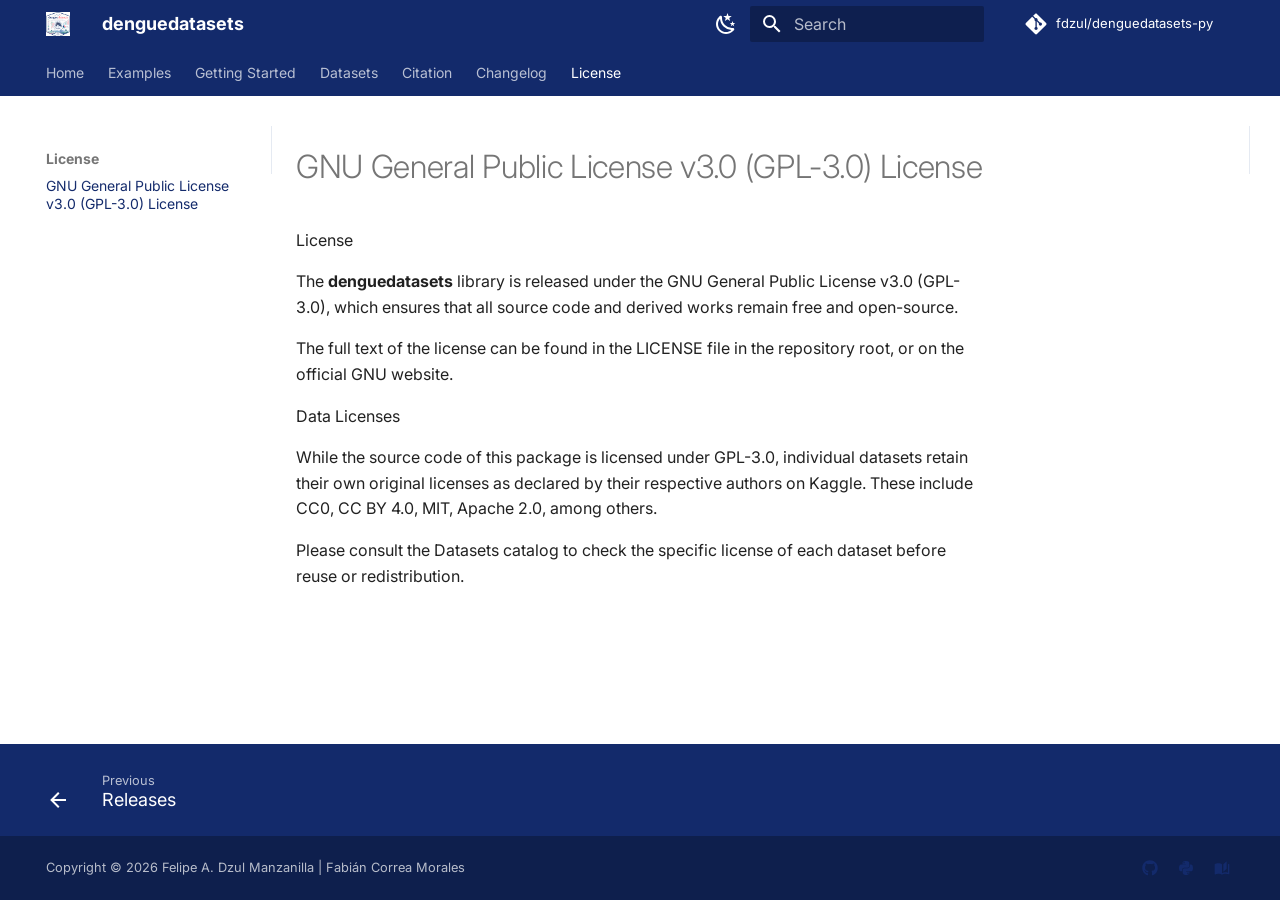
<file: license/index.html>
<!doctype html>
<html lang="en" class="no-js">
  <head>
    
      <meta charset="utf-8">
      <meta name="viewport" content="width=device-width,initial-scale=1">
      
        <meta name="description" content="A curated collection of open-access dengue fever surveillance and climate datasets for epidemiological research and machine learning in Python.">
      
      
        <meta name="author" content="Felipe Antonio Dzul Manzanilla">
      
      
        <link rel="canonical" href="https://fdzul.github.io/denguedatasets-py/license/">
      
      
        <link rel="prev" href="../changelog/">
      
      
      
        
      
      
      <link rel="icon" href="../assets/logo.png">
      <meta name="generator" content="mkdocs-1.6.1, mkdocs-material-9.7.6">
    
    
      
        <title>GNU General Public License v3.0 (GPL-3.0) License - denguedatasets</title>
      
    
    
      <link rel="stylesheet" href="../assets/stylesheets/main.484c7ddc.min.css">
      
        
        <link rel="stylesheet" href="../assets/stylesheets/palette.ab4e12ef.min.css">
      
      


    
    
      
    
    
      
        
        
        <link rel="preconnect" href="https://fonts.gstatic.com" crossorigin>
        <link rel="stylesheet" href="https://fonts.googleapis.com/css?family=Inter:300,300i,400,400i,700,700i%7CJetBrains+Mono:400,400i,700,700i&display=fallback">
        <style>:root{--md-text-font:"Inter";--md-code-font:"JetBrains Mono"}</style>
      
    
    
      <link rel="stylesheet" href="../stylesheets/extra.css">
    
    <script>__md_scope=new URL("..",location),__md_hash=e=>[...e].reduce(((e,_)=>(e<<5)-e+_.charCodeAt(0)),0),__md_get=(e,_=localStorage,t=__md_scope)=>JSON.parse(_.getItem(t.pathname+"."+e)),__md_set=(e,_,t=localStorage,a=__md_scope)=>{try{t.setItem(a.pathname+"."+e,JSON.stringify(_))}catch(e){}}</script>
    
      

    
    
  </head>
  
  
    
    
      
    
    
    
    
    <body dir="ltr" data-md-color-scheme="default" data-md-color-primary="custom" data-md-color-accent="custom">
  
    
    <input class="md-toggle" data-md-toggle="drawer" type="checkbox" id="__drawer" autocomplete="off">
    <input class="md-toggle" data-md-toggle="search" type="checkbox" id="__search" autocomplete="off">
    <label class="md-overlay" for="__drawer"></label>
    <div data-md-component="skip">
      
    </div>
    <div data-md-component="announce">
      
    </div>
    
    
      

<header class="md-header" data-md-component="header">
  <nav class="md-header__inner md-grid" aria-label="Header">
    <a href=".." title="denguedatasets" class="md-header__button md-logo" aria-label="denguedatasets" data-md-component="logo">
      
  <img src="../assets/logo.png" alt="logo">

    </a>
    <label class="md-header__button md-icon" for="__drawer">
      
      <svg xmlns="http://www.w3.org/2000/svg" viewBox="0 0 24 24"><path d="M3 6h18v2H3zm0 5h18v2H3zm0 5h18v2H3z"/></svg>
    </label>
    <div class="md-header__title" data-md-component="header-title">
      <div class="md-header__ellipsis">
        <div class="md-header__topic">
          <span class="md-ellipsis">
            denguedatasets
          </span>
        </div>
        <div class="md-header__topic" data-md-component="header-topic">
          <span class="md-ellipsis">
            
              GNU General Public License v3.0 (GPL-3.0) License
            
          </span>
        </div>
      </div>
    </div>
    
      
        <form class="md-header__option" data-md-component="palette">
  
    
    
    
    <input class="md-option" data-md-color-media="" data-md-color-scheme="default" data-md-color-primary="custom" data-md-color-accent="custom"  aria-label="Dark mode"  type="radio" name="__palette" id="__palette_0">
    
      <label class="md-header__button md-icon" title="Dark mode" for="__palette_1" hidden>
        <svg xmlns="http://www.w3.org/2000/svg" viewBox="0 0 24 24"><path d="m17.75 4.09-2.53 1.94.91 3.06-2.63-1.81-2.63 1.81.91-3.06-2.53-1.94L12.44 4l1.06-3 1.06 3zm3.5 6.91-1.64 1.25.59 1.98-1.7-1.17-1.7 1.17.59-1.98L15.75 11l2.06-.05L18.5 9l.69 1.95zm-2.28 4.95c.83-.08 1.72 1.1 1.19 1.85-.32.45-.66.87-1.08 1.27C15.17 23 8.84 23 4.94 19.07c-3.91-3.9-3.91-10.24 0-14.14.4-.4.82-.76 1.27-1.08.75-.53 1.93.36 1.85 1.19-.27 2.86.69 5.83 2.89 8.02a9.96 9.96 0 0 0 8.02 2.89m-1.64 2.02a12.08 12.08 0 0 1-7.8-3.47c-2.17-2.19-3.33-5-3.49-7.82-2.81 3.14-2.7 7.96.31 10.98 3.02 3.01 7.84 3.12 10.98.31"/></svg>
      </label>
    
  
    
    
    
    <input class="md-option" data-md-color-media="" data-md-color-scheme="slate" data-md-color-primary="custom" data-md-color-accent="custom"  aria-label="Light mode"  type="radio" name="__palette" id="__palette_1">
    
      <label class="md-header__button md-icon" title="Light mode" for="__palette_0" hidden>
        <svg xmlns="http://www.w3.org/2000/svg" viewBox="0 0 24 24"><path d="M12 7a5 5 0 0 1 5 5 5 5 0 0 1-5 5 5 5 0 0 1-5-5 5 5 0 0 1 5-5m0 2a3 3 0 0 0-3 3 3 3 0 0 0 3 3 3 3 0 0 0 3-3 3 3 0 0 0-3-3m0-7 2.39 3.42C13.65 5.15 12.84 5 12 5s-1.65.15-2.39.42zM3.34 7l4.16-.35A7.2 7.2 0 0 0 5.94 8.5c-.44.74-.69 1.5-.83 2.29zm.02 10 1.76-3.77a7.131 7.131 0 0 0 2.38 4.14zM20.65 7l-1.77 3.79a7.02 7.02 0 0 0-2.38-4.15zm-.01 10-4.14.36c.59-.51 1.12-1.14 1.54-1.86.42-.73.69-1.5.83-2.29zM12 22l-2.41-3.44c.74.27 1.55.44 2.41.44.82 0 1.63-.17 2.37-.44z"/></svg>
      </label>
    
  
</form>
      
    
    
      <script>var palette=__md_get("__palette");if(palette&&palette.color){if("(prefers-color-scheme)"===palette.color.media){var media=matchMedia("(prefers-color-scheme: light)"),input=document.querySelector(media.matches?"[data-md-color-media='(prefers-color-scheme: light)']":"[data-md-color-media='(prefers-color-scheme: dark)']");palette.color.media=input.getAttribute("data-md-color-media"),palette.color.scheme=input.getAttribute("data-md-color-scheme"),palette.color.primary=input.getAttribute("data-md-color-primary"),palette.color.accent=input.getAttribute("data-md-color-accent")}for(var[key,value]of Object.entries(palette.color))document.body.setAttribute("data-md-color-"+key,value)}</script>
    
    
    
      
      
        <label class="md-header__button md-icon" for="__search">
          
          <svg xmlns="http://www.w3.org/2000/svg" viewBox="0 0 24 24"><path d="M9.5 3A6.5 6.5 0 0 1 16 9.5c0 1.61-.59 3.09-1.56 4.23l.27.27h.79l5 5-1.5 1.5-5-5v-.79l-.27-.27A6.52 6.52 0 0 1 9.5 16 6.5 6.5 0 0 1 3 9.5 6.5 6.5 0 0 1 9.5 3m0 2C7 5 5 7 5 9.5S7 14 9.5 14 14 12 14 9.5 12 5 9.5 5"/></svg>
        </label>
        <div class="md-search" data-md-component="search" role="dialog">
  <label class="md-search__overlay" for="__search"></label>
  <div class="md-search__inner" role="search">
    <form class="md-search__form" name="search">
      <input type="text" class="md-search__input" name="query" aria-label="Search" placeholder="Search" autocapitalize="off" autocorrect="off" autocomplete="off" spellcheck="false" data-md-component="search-query" required>
      <label class="md-search__icon md-icon" for="__search">
        
        <svg xmlns="http://www.w3.org/2000/svg" viewBox="0 0 24 24"><path d="M9.5 3A6.5 6.5 0 0 1 16 9.5c0 1.61-.59 3.09-1.56 4.23l.27.27h.79l5 5-1.5 1.5-5-5v-.79l-.27-.27A6.52 6.52 0 0 1 9.5 16 6.5 6.5 0 0 1 3 9.5 6.5 6.5 0 0 1 9.5 3m0 2C7 5 5 7 5 9.5S7 14 9.5 14 14 12 14 9.5 12 5 9.5 5"/></svg>
        
        <svg xmlns="http://www.w3.org/2000/svg" viewBox="0 0 24 24"><path d="M20 11v2H8l5.5 5.5-1.42 1.42L4.16 12l7.92-7.92L13.5 5.5 8 11z"/></svg>
      </label>
      <nav class="md-search__options" aria-label="Search">
        
          <a href="javascript:void(0)" class="md-search__icon md-icon" title="Share" aria-label="Share" data-clipboard data-clipboard-text="" data-md-component="search-share" tabindex="-1">
            
            <svg xmlns="http://www.w3.org/2000/svg" viewBox="0 0 24 24"><path d="M18 16.08c-.76 0-1.44.3-1.96.77L8.91 12.7c.05-.23.09-.46.09-.7s-.04-.47-.09-.7l7.05-4.11c.54.5 1.25.81 2.04.81a3 3 0 0 0 3-3 3 3 0 0 0-3-3 3 3 0 0 0-3 3c0 .24.04.47.09.7L8.04 9.81C7.5 9.31 6.79 9 6 9a3 3 0 0 0-3 3 3 3 0 0 0 3 3c.79 0 1.5-.31 2.04-.81l7.12 4.15c-.05.21-.08.43-.08.66 0 1.61 1.31 2.91 2.92 2.91s2.92-1.3 2.92-2.91A2.92 2.92 0 0 0 18 16.08"/></svg>
          </a>
        
        <button type="reset" class="md-search__icon md-icon" title="Clear" aria-label="Clear" tabindex="-1">
          
          <svg xmlns="http://www.w3.org/2000/svg" viewBox="0 0 24 24"><path d="M19 6.41 17.59 5 12 10.59 6.41 5 5 6.41 10.59 12 5 17.59 6.41 19 12 13.41 17.59 19 19 17.59 13.41 12z"/></svg>
        </button>
      </nav>
      
        <div class="md-search__suggest" data-md-component="search-suggest"></div>
      
    </form>
    <div class="md-search__output">
      <div class="md-search__scrollwrap" tabindex="0" data-md-scrollfix>
        <div class="md-search-result" data-md-component="search-result">
          <div class="md-search-result__meta">
            Initializing search
          </div>
          <ol class="md-search-result__list" role="presentation"></ol>
        </div>
      </div>
    </div>
  </div>
</div>
      
    
    
      <div class="md-header__source">
        <a href="https://github.com/fdzul/denguedatasets-py" title="Go to repository" class="md-source" data-md-component="source">
  <div class="md-source__icon md-icon">
    
    <svg xmlns="http://www.w3.org/2000/svg" viewBox="0 0 448 512"><!--! Font Awesome Free 7.1.0 by @fontawesome - https://fontawesome.com License - https://fontawesome.com/license/free (Icons: CC BY 4.0, Fonts: SIL OFL 1.1, Code: MIT License) Copyright 2025 Fonticons, Inc.--><path d="M439.6 236.1 244 40.5c-5.4-5.5-12.8-8.5-20.4-8.5s-15 3-20.4 8.4L162.5 81l51.5 51.5c27.1-9.1 52.7 16.8 43.4 43.7l49.7 49.7c34.2-11.8 61.2 31 35.5 56.7-26.5 26.5-70.2-2.9-56-37.3L240.3 199v121.9c25.3 12.5 22.3 41.8 9.1 55-6.4 6.4-15.2 10.1-24.3 10.1s-17.8-3.6-24.3-10.1c-17.6-17.6-11.1-46.9 11.2-56v-123c-20.8-8.5-24.6-30.7-18.6-45L142.6 101 8.5 235.1C3 240.6 0 247.9 0 255.5s3 15 8.5 20.4l195.6 195.7c5.4 5.4 12.7 8.4 20.4 8.4s15-3 20.4-8.4l194.7-194.7c5.4-5.4 8.4-12.8 8.4-20.4s-3-15-8.4-20.4"/></svg>
  </div>
  <div class="md-source__repository">
    fdzul/denguedatasets-py
  </div>
</a>
      </div>
    
  </nav>
  
</header>
    
    <div class="md-container" data-md-component="container">
      
      
        
          
            
<nav class="md-tabs" aria-label="Tabs" data-md-component="tabs">
  <div class="md-grid">
    <ul class="md-tabs__list">
      
        
  
  
  
  
    <li class="md-tabs__item">
      <a href=".." class="md-tabs__link">
        
  
  
    
  
  Home

      </a>
    </li>
  

      
        
  
  
  
  
    <li class="md-tabs__item">
      <a href="../examples/" class="md-tabs__link">
        
  
  
    
  
  Examples

      </a>
    </li>
  

      
        
  
  
  
  
    
    
      <li class="md-tabs__item">
        <a href="../quickstart/" class="md-tabs__link">
          
  
  
    
  
  Getting Started

        </a>
      </li>
    
  

      
        
  
  
  
  
    
    
      <li class="md-tabs__item">
        <a href="../datasets/" class="md-tabs__link">
          
  
  
    
  
  Datasets

        </a>
      </li>
    
  

      
        
  
  
  
  
    
    
      <li class="md-tabs__item">
        <a href="../citation/" class="md-tabs__link">
          
  
  
    
  
  Citation

        </a>
      </li>
    
  

      
        
  
  
  
  
    
    
      <li class="md-tabs__item">
        <a href="../changelog/" class="md-tabs__link">
          
  
  
    
  
  Changelog

        </a>
      </li>
    
  

      
        
  
  
  
    
  
  
    
    
      <li class="md-tabs__item md-tabs__item--active">
        <a href="./" class="md-tabs__link">
          
  
  
    
  
  License

        </a>
      </li>
    
  

      
    </ul>
  </div>
</nav>
          
        
      
      <main class="md-main" data-md-component="main">
        <div class="md-main__inner md-grid">
          
            
              
              <div class="md-sidebar md-sidebar--primary" data-md-component="sidebar" data-md-type="navigation" >
                <div class="md-sidebar__scrollwrap">
                  <div class="md-sidebar__inner">
                    


  


<nav class="md-nav md-nav--primary md-nav--lifted" aria-label="Navigation" data-md-level="0">
  <label class="md-nav__title" for="__drawer">
    <a href=".." title="denguedatasets" class="md-nav__button md-logo" aria-label="denguedatasets" data-md-component="logo">
      
  <img src="../assets/logo.png" alt="logo">

    </a>
    denguedatasets
  </label>
  
    <div class="md-nav__source">
      <a href="https://github.com/fdzul/denguedatasets-py" title="Go to repository" class="md-source" data-md-component="source">
  <div class="md-source__icon md-icon">
    
    <svg xmlns="http://www.w3.org/2000/svg" viewBox="0 0 448 512"><!--! Font Awesome Free 7.1.0 by @fontawesome - https://fontawesome.com License - https://fontawesome.com/license/free (Icons: CC BY 4.0, Fonts: SIL OFL 1.1, Code: MIT License) Copyright 2025 Fonticons, Inc.--><path d="M439.6 236.1 244 40.5c-5.4-5.5-12.8-8.5-20.4-8.5s-15 3-20.4 8.4L162.5 81l51.5 51.5c27.1-9.1 52.7 16.8 43.4 43.7l49.7 49.7c34.2-11.8 61.2 31 35.5 56.7-26.5 26.5-70.2-2.9-56-37.3L240.3 199v121.9c25.3 12.5 22.3 41.8 9.1 55-6.4 6.4-15.2 10.1-24.3 10.1s-17.8-3.6-24.3-10.1c-17.6-17.6-11.1-46.9 11.2-56v-123c-20.8-8.5-24.6-30.7-18.6-45L142.6 101 8.5 235.1C3 240.6 0 247.9 0 255.5s3 15 8.5 20.4l195.6 195.7c5.4 5.4 12.7 8.4 20.4 8.4s15-3 20.4-8.4l194.7-194.7c5.4-5.4 8.4-12.8 8.4-20.4s-3-15-8.4-20.4"/></svg>
  </div>
  <div class="md-source__repository">
    fdzul/denguedatasets-py
  </div>
</a>
    </div>
  
  <ul class="md-nav__list" data-md-scrollfix>
    
      
      
  
  
  
  
    <li class="md-nav__item">
      <a href=".." class="md-nav__link">
        
  
  
  <span class="md-ellipsis">
    
  
    Home
  

    
  </span>
  
  

      </a>
    </li>
  

    
      
      
  
  
  
  
    <li class="md-nav__item">
      <a href="../examples/" class="md-nav__link">
        
  
  
  <span class="md-ellipsis">
    
  
    Examples
  

    
  </span>
  
  

      </a>
    </li>
  

    
      
      
  
  
  
  
    
    
      
        
      
    
    
    
      
      
        
      
    
    
    <li class="md-nav__item md-nav__item--nested">
      
        
        
          
        
        <input class="md-nav__toggle md-toggle md-toggle--indeterminate" type="checkbox" id="__nav_3" >
        
          
          <label class="md-nav__link" for="__nav_3" id="__nav_3_label" tabindex="0">
            
  
  
  <span class="md-ellipsis">
    
  
    Getting Started
  

    
  </span>
  
  

            <span class="md-nav__icon md-icon"></span>
          </label>
        
        <nav class="md-nav" data-md-level="1" aria-labelledby="__nav_3_label" aria-expanded="false">
          <label class="md-nav__title" for="__nav_3">
            <span class="md-nav__icon md-icon"></span>
            
  
    Getting Started
  

          </label>
          <ul class="md-nav__list" data-md-scrollfix>
            
              
                
  
  
  
  
    <li class="md-nav__item">
      <a href="../quickstart/" class="md-nav__link">
        
  
  
  <span class="md-ellipsis">
    
  
    Quick Start
  

    
  </span>
  
  

      </a>
    </li>
  

              
            
          </ul>
        </nav>
      
    </li>
  

    
      
      
  
  
  
  
    
    
      
        
      
    
    
    
      
      
        
      
    
    
    <li class="md-nav__item md-nav__item--nested">
      
        
        
          
        
        <input class="md-nav__toggle md-toggle md-toggle--indeterminate" type="checkbox" id="__nav_4" >
        
          
          <label class="md-nav__link" for="__nav_4" id="__nav_4_label" tabindex="0">
            
  
  
  <span class="md-ellipsis">
    
  
    Datasets
  

    
  </span>
  
  

            <span class="md-nav__icon md-icon"></span>
          </label>
        
        <nav class="md-nav" data-md-level="1" aria-labelledby="__nav_4_label" aria-expanded="false">
          <label class="md-nav__title" for="__nav_4">
            <span class="md-nav__icon md-icon"></span>
            
  
    Datasets
  

          </label>
          <ul class="md-nav__list" data-md-scrollfix>
            
              
                
  
  
  
  
    <li class="md-nav__item">
      <a href="../datasets/" class="md-nav__link">
        
  
  
  <span class="md-ellipsis">
    
  
    Overview
  

    
  </span>
  
  

      </a>
    </li>
  

              
            
          </ul>
        </nav>
      
    </li>
  

    
      
      
  
  
  
  
    
    
      
        
      
    
    
    
      
      
        
      
    
    
    <li class="md-nav__item md-nav__item--nested">
      
        
        
          
        
        <input class="md-nav__toggle md-toggle md-toggle--indeterminate" type="checkbox" id="__nav_5" >
        
          
          <label class="md-nav__link" for="__nav_5" id="__nav_5_label" tabindex="0">
            
  
  
  <span class="md-ellipsis">
    
  
    Citation
  

    
  </span>
  
  

            <span class="md-nav__icon md-icon"></span>
          </label>
        
        <nav class="md-nav" data-md-level="1" aria-labelledby="__nav_5_label" aria-expanded="false">
          <label class="md-nav__title" for="__nav_5">
            <span class="md-nav__icon md-icon"></span>
            
  
    Citation
  

          </label>
          <ul class="md-nav__list" data-md-scrollfix>
            
              
                
  
  
  
  
    <li class="md-nav__item">
      <a href="../citation/" class="md-nav__link">
        
  
  
  <span class="md-ellipsis">
    
  
    How to Cite
  

    
  </span>
  
  

      </a>
    </li>
  

              
            
          </ul>
        </nav>
      
    </li>
  

    
      
      
  
  
  
  
    
    
      
        
      
    
    
    
      
      
        
      
    
    
    <li class="md-nav__item md-nav__item--nested">
      
        
        
          
        
        <input class="md-nav__toggle md-toggle md-toggle--indeterminate" type="checkbox" id="__nav_6" >
        
          
          <label class="md-nav__link" for="__nav_6" id="__nav_6_label" tabindex="0">
            
  
  
  <span class="md-ellipsis">
    
  
    Changelog
  

    
  </span>
  
  

            <span class="md-nav__icon md-icon"></span>
          </label>
        
        <nav class="md-nav" data-md-level="1" aria-labelledby="__nav_6_label" aria-expanded="false">
          <label class="md-nav__title" for="__nav_6">
            <span class="md-nav__icon md-icon"></span>
            
  
    Changelog
  

          </label>
          <ul class="md-nav__list" data-md-scrollfix>
            
              
                
  
  
  
  
    <li class="md-nav__item">
      <a href="../changelog/" class="md-nav__link">
        
  
  
  <span class="md-ellipsis">
    
  
    Releases
  

    
  </span>
  
  

      </a>
    </li>
  

              
            
          </ul>
        </nav>
      
    </li>
  

    
      
      
  
  
    
  
  
  
    
    
      
        
      
    
    
    
      
        
        
      
      
        
      
    
    
    <li class="md-nav__item md-nav__item--active md-nav__item--section md-nav__item--nested">
      
        
        
        <input class="md-nav__toggle md-toggle " type="checkbox" id="__nav_7" checked>
        
          
          <label class="md-nav__link" for="__nav_7" id="__nav_7_label" tabindex="">
            
  
  
  <span class="md-ellipsis">
    
  
    License
  

    
  </span>
  
  

            <span class="md-nav__icon md-icon"></span>
          </label>
        
        <nav class="md-nav" data-md-level="1" aria-labelledby="__nav_7_label" aria-expanded="true">
          <label class="md-nav__title" for="__nav_7">
            <span class="md-nav__icon md-icon"></span>
            
  
    License
  

          </label>
          <ul class="md-nav__list" data-md-scrollfix>
            
              
                
  
  
    
  
  
  
    <li class="md-nav__item md-nav__item--active">
      
      <input class="md-nav__toggle md-toggle" type="checkbox" id="__toc">
      
      
      
      <a href="./" class="md-nav__link md-nav__link--active">
        
  
  
  <span class="md-ellipsis">
    
  
    GNU General Public License v3.0 (GPL-3.0) License
  

    
  </span>
  
  

      </a>
      
    </li>
  

              
            
          </ul>
        </nav>
      
    </li>
  

    
  </ul>
</nav>
                  </div>
                </div>
              </div>
            
            
              
              <div class="md-sidebar md-sidebar--secondary" data-md-component="sidebar" data-md-type="toc" >
                <div class="md-sidebar__scrollwrap">
                  <div class="md-sidebar__inner">
                    

<nav class="md-nav md-nav--secondary" aria-label="Table of contents">
  
  
  
  
</nav>
                  </div>
                </div>
              </div>
            
          
          
            <div class="md-content" data-md-component="content">
              
              <article class="md-content__inner md-typeset">
                
                  


  
  


  <h1>GNU General Public License v3.0 (GPL-3.0) License</h1>

<p>License</p>
<p>The <strong>denguedatasets</strong> library is released under the GNU General Public License v3.0 (GPL-3.0), which ensures that all source code and derived works remain free and open-source.</p>
<p>The full text of the license can be found in the LICENSE file in the repository root, or on the official GNU website.</p>
<p>Data Licenses</p>
<p>While the source code of this package is licensed under GPL-3.0, individual datasets retain their own original licenses as declared by their respective authors on Kaggle. These include CC0, CC BY 4.0, MIT, Apache 2.0, among others.</p>
<p>Please consult the Datasets catalog to check the specific license of each dataset before reuse or redistribution.</p>












                
              </article>
            </div>
          
          
  <script>var tabs=__md_get("__tabs");if(Array.isArray(tabs))e:for(var set of document.querySelectorAll(".tabbed-set")){var labels=set.querySelector(".tabbed-labels");for(var tab of tabs)for(var label of labels.getElementsByTagName("label"))if(label.innerText.trim()===tab){var input=document.getElementById(label.htmlFor);input.checked=!0;continue e}}</script>

<script>var target=document.getElementById(location.hash.slice(1));target&&target.name&&(target.checked=target.name.startsWith("__tabbed_"))</script>
        </div>
        
          <button type="button" class="md-top md-icon" data-md-component="top" hidden>
  
  <svg xmlns="http://www.w3.org/2000/svg" viewBox="0 0 24 24"><path d="M13 20h-2V8l-5.5 5.5-1.42-1.42L12 4.16l7.92 7.92-1.42 1.42L13 8z"/></svg>
  Back to top
</button>
        
      </main>
      
        <footer class="md-footer">
  
    
      
      <nav class="md-footer__inner md-grid" aria-label="Footer" >
        
          
          <a href="../changelog/" class="md-footer__link md-footer__link--prev" aria-label="Previous: Releases">
            <div class="md-footer__button md-icon">
              
              <svg xmlns="http://www.w3.org/2000/svg" viewBox="0 0 24 24"><path d="M20 11v2H8l5.5 5.5-1.42 1.42L4.16 12l7.92-7.92L13.5 5.5 8 11z"/></svg>
            </div>
            <div class="md-footer__title">
              <span class="md-footer__direction">
                Previous
              </span>
              <div class="md-ellipsis">
                Releases
              </div>
            </div>
          </a>
        
        
      </nav>
    
  
  <div class="md-footer-meta md-typeset">
    <div class="md-footer-meta__inner md-grid">
      <div class="md-copyright">
  
    <div class="md-copyright__highlight">
      Copyright © 2026 Felipe A. Dzul Manzanilla | Fabián Correa Morales
    </div>
  
  
</div>
      
        
<div class="md-social">
  
    
    
    
    
      
      
    
    <a href="https://github.com/fdzul" target="_blank" rel="noopener" title="github.com" class="md-social__link">
      <svg xmlns="http://www.w3.org/2000/svg" viewBox="0 0 512 512"><!--! Font Awesome Free 7.1.0 by @fontawesome - https://fontawesome.com License - https://fontawesome.com/license/free (Icons: CC BY 4.0, Fonts: SIL OFL 1.1, Code: MIT License) Copyright 2025 Fonticons, Inc.--><path d="M173.9 397.4c0 2-2.3 3.6-5.2 3.6-3.3.3-5.6-1.3-5.6-3.6 0-2 2.3-3.6 5.2-3.6 3-.3 5.6 1.3 5.6 3.6m-31.1-4.5c-.7 2 1.3 4.3 4.3 4.9 2.6 1 5.6 0 6.2-2s-1.3-4.3-4.3-5.2c-2.6-.7-5.5.3-6.2 2.3m44.2-1.7c-2.9.7-4.9 2.6-4.6 4.9.3 2 2.9 3.3 5.9 2.6 2.9-.7 4.9-2.6 4.6-4.6-.3-1.9-3-3.2-5.9-2.9M252.8 8C114.1 8 8 113.3 8 252c0 110.9 69.8 205.8 169.5 239.2 12.8 2.3 17.3-5.6 17.3-12.1 0-6.2-.3-40.4-.3-61.4 0 0-70 15-84.7-29.8 0 0-11.4-29.1-27.8-36.6 0 0-22.9-15.7 1.6-15.4 0 0 24.9 2 38.6 25.8 21.9 38.6 58.6 27.5 72.9 20.9 2.3-16 8.8-27.1 16-33.7-55.9-6.2-112.3-14.3-112.3-110.5 0-27.5 7.6-41.3 23.6-58.9-2.6-6.5-11.1-33.3 2.6-67.9 20.9-6.5 69 27 69 27 20-5.6 41.5-8.5 62.8-8.5s42.8 2.9 62.8 8.5c0 0 48.1-33.6 69-27 13.7 34.7 5.2 61.4 2.6 67.9 16 17.7 25.8 31.5 25.8 58.9 0 96.5-58.9 104.2-114.8 110.5 9.2 7.9 17 22.9 17 46.4 0 33.7-.3 75.4-.3 83.6 0 6.5 4.6 14.4 17.3 12.1C436.2 457.8 504 362.9 504 252 504 113.3 391.5 8 252.8 8M105.2 352.9c-1.3 1-1 3.3.7 5.2 1.6 1.6 3.9 2.3 5.2 1 1.3-1 1-3.3-.7-5.2-1.6-1.6-3.9-2.3-5.2-1m-10.8-8.1c-.7 1.3.3 2.9 2.3 3.9 1.6 1 3.6.7 4.3-.7.7-1.3-.3-2.9-2.3-3.9-2-.6-3.6-.3-4.3.7m32.4 35.6c-1.6 1.3-1 4.3 1.3 6.2 2.3 2.3 5.2 2.6 6.5 1 1.3-1.3.7-4.3-1.3-6.2-2.2-2.3-5.2-2.6-6.5-1m-11.4-14.7c-1.6 1-1.6 3.6 0 5.9s4.3 3.3 5.6 2.3c1.6-1.3 1.6-3.9 0-6.2-1.4-2.3-4-3.3-5.6-2"/></svg>
    </a>
  
    
    
    
    
      
      
    
    <a href="https://pypi.org/project/denguedatasets-py/" target="_blank" rel="noopener" title="pypi.org" class="md-social__link">
      <svg xmlns="http://www.w3.org/2000/svg" viewBox="0 0 448 512"><!--! Font Awesome Free 7.1.0 by @fontawesome - https://fontawesome.com License - https://fontawesome.com/license/free (Icons: CC BY 4.0, Fonts: SIL OFL 1.1, Code: MIT License) Copyright 2025 Fonticons, Inc.--><path d="M439.8 200.5c-7.7-30.9-22.3-54.2-53.4-54.2h-40.1v47.4c0 36.8-31.2 67.8-66.8 67.8H172.7c-29.2 0-53.4 25-53.4 54.3v101.8c0 29 25.2 46 53.4 54.3 33.8 9.9 66.3 11.7 106.8 0 26.9-7.8 53.4-23.5 53.4-54.3v-40.7H226.2v-13.6h160.2c31.1 0 42.6-21.7 53.4-54.2 11.2-33.5 10.7-65.7 0-108.6M286.2 444.7a20.4 20.4 0 1 1 0-40.7 20.4 20.4 0 1 1 0 40.7M167.8 248.1h106.8c29.7 0 53.4-24.5 53.4-54.3V91.9c0-29-24.4-50.7-53.4-55.6-35.8-5.9-74.7-5.6-106.8.1-45.2 8-53.4 24.7-53.4 55.6v40.7h106.9v13.6h-147c-31.1 0-58.3 18.7-66.8 54.2-9.8 40.7-10.2 66.1 0 108.6 7.6 31.6 25.7 54.2 56.8 54.2H101v-48.8c0-35.3 30.5-66.4 66.8-66.4m-6.6-183.4a20.4 20.4 0 1 1 0 40.8 20.4 20.4 0 1 1 0-40.8"/></svg>
    </a>
  
    
    
    
    
    <a href="citation/" target="_blank" rel="noopener" title="" class="md-social__link">
      <svg xmlns="http://www.w3.org/2000/svg" viewBox="0 0 24 24"><path d="m19 2-5 4.5v11l5-4.5zM6.5 5C4.55 5 2.45 5.4 1 6.5v14.66c0 .25.25.5.5.5.1 0 .15-.07.25-.07 1.35-.65 3.3-1.09 4.75-1.09 1.95 0 4.05.4 5.5 1.5 1.35-.85 3.8-1.5 5.5-1.5 1.65 0 3.35.31 4.75 1.06.1.05.15.03.25.03.25 0 .5-.25.5-.5V6.5c-.6-.45-1.25-.75-2-1V19c-1.1-.35-2.3-.5-3.5-.5-1.7 0-4.15.65-5.5 1.5V6.5C10.55 5.4 8.45 5 6.5 5"/></svg>
    </a>
  
</div>
      
    </div>
  </div>
</footer>
      
    </div>
    <div class="md-dialog" data-md-component="dialog">
      <div class="md-dialog__inner md-typeset"></div>
    </div>
    
      <div class="md-progress" data-md-component="progress" role="progressbar"></div>
    
    
    
      
      
      <script id="__config" type="application/json">{"annotate": null, "base": "..", "features": ["navigation.instant", "navigation.instant.progress", "navigation.tabs", "navigation.sections", "navigation.expand", "navigation.top", "navigation.footer", "navigation.indexes", "search.highlight", "search.share", "search.suggest", "toc.follow", "content.code.copy", "content.code.annotate", "content.tabs.link"], "search": "../assets/javascripts/workers/search.2c215733.min.js", "tags": null, "translations": {"clipboard.copied": "Copied to clipboard", "clipboard.copy": "Copy to clipboard", "search.result.more.one": "1 more on this page", "search.result.more.other": "# more on this page", "search.result.none": "No matching documents", "search.result.one": "1 matching document", "search.result.other": "# matching documents", "search.result.placeholder": "Type to start searching", "search.result.term.missing": "Missing", "select.version": "Select version"}, "version": null}</script>
    
    
      <script src="../assets/javascripts/bundle.79ae519e.min.js"></script>
      
    
  </body>
</html>
</file>
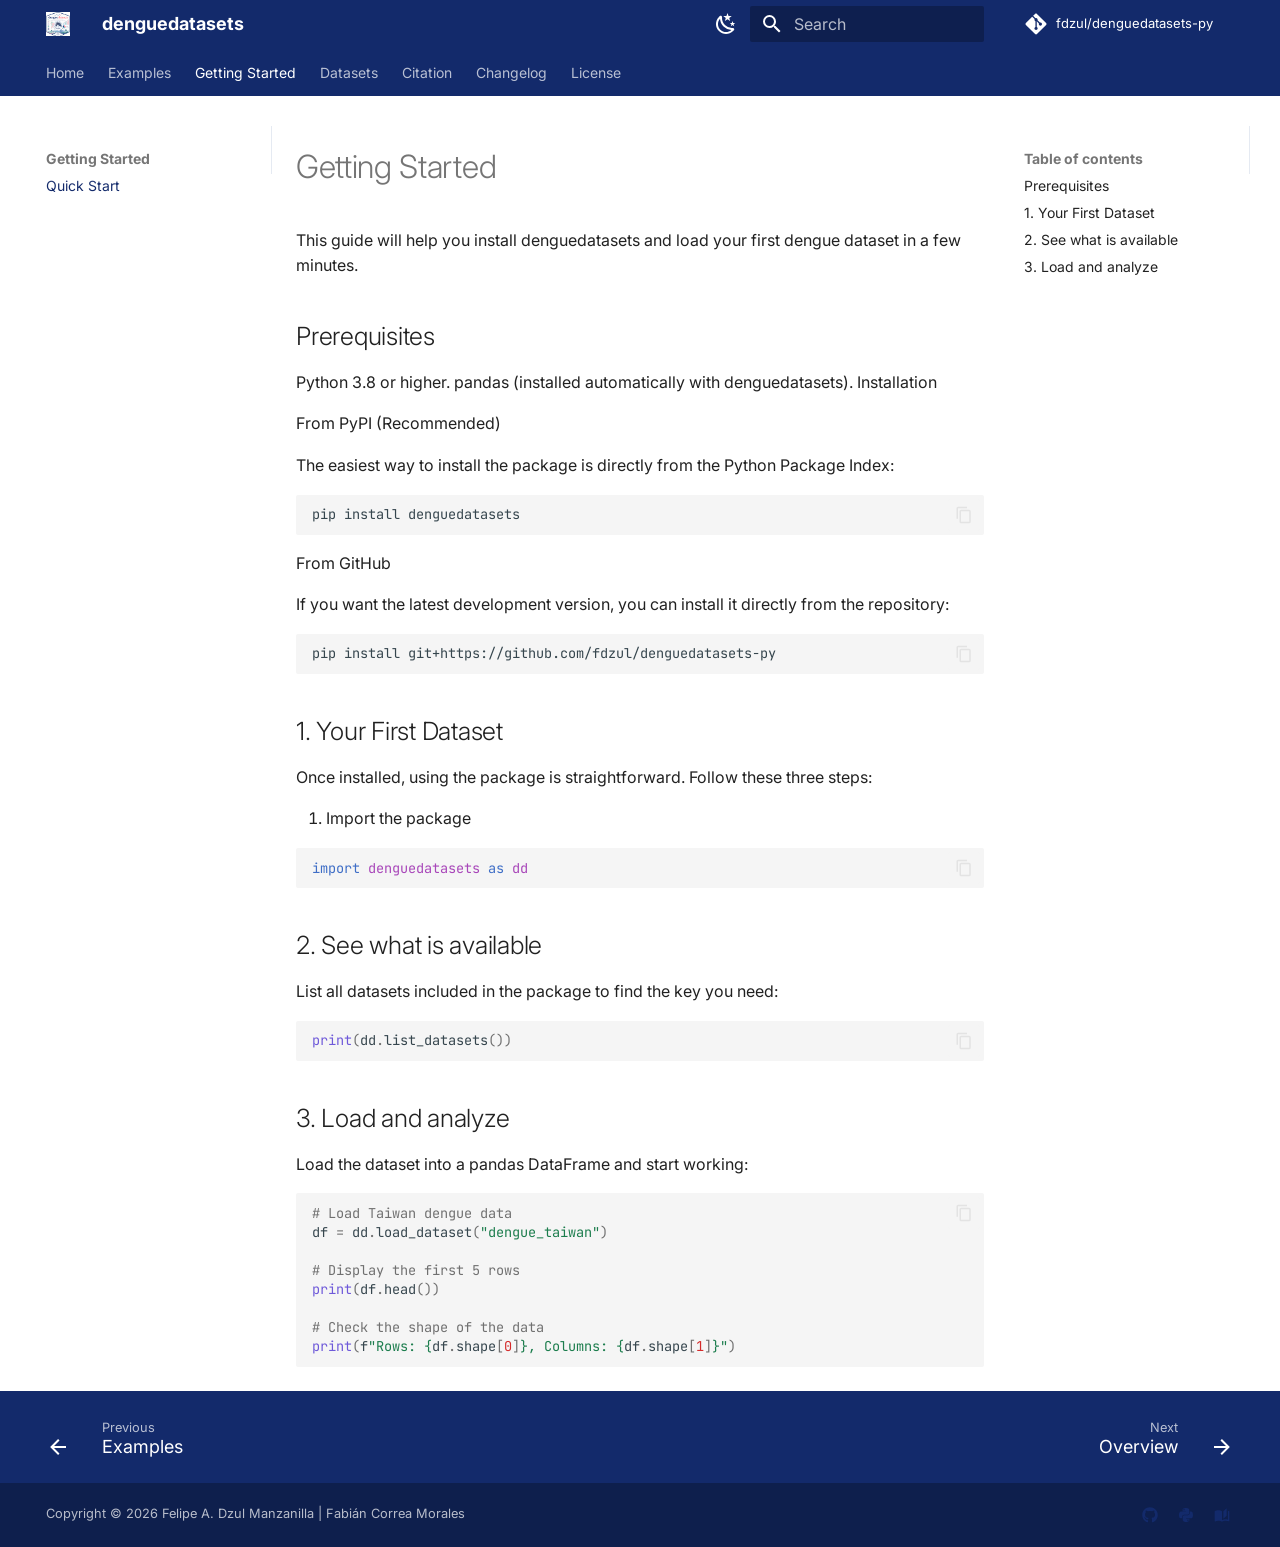
<file: quickstart/index.html>
<!doctype html>
<html lang="en" class="no-js">
  <head>
    
      <meta charset="utf-8">
      <meta name="viewport" content="width=device-width,initial-scale=1">
      
        <meta name="description" content="A curated collection of open-access dengue fever surveillance and climate datasets for epidemiological research and machine learning in Python.">
      
      
        <meta name="author" content="Felipe Antonio Dzul Manzanilla">
      
      
        <link rel="canonical" href="https://fdzul.github.io/denguedatasets-py/quickstart/">
      
      
        <link rel="prev" href="../examples/">
      
      
        <link rel="next" href="../datasets/">
      
      
        
      
      
      <link rel="icon" href="../assets/logo.png">
      <meta name="generator" content="mkdocs-1.6.1, mkdocs-material-9.7.6">
    
    
      
        <title>Quick Start - denguedatasets</title>
      
    
    
      <link rel="stylesheet" href="../assets/stylesheets/main.484c7ddc.min.css">
      
        
        <link rel="stylesheet" href="../assets/stylesheets/palette.ab4e12ef.min.css">
      
      


    
    
      
    
    
      
        
        
        <link rel="preconnect" href="https://fonts.gstatic.com" crossorigin>
        <link rel="stylesheet" href="https://fonts.googleapis.com/css?family=Inter:300,300i,400,400i,700,700i%7CJetBrains+Mono:400,400i,700,700i&display=fallback">
        <style>:root{--md-text-font:"Inter";--md-code-font:"JetBrains Mono"}</style>
      
    
    
      <link rel="stylesheet" href="../stylesheets/extra.css">
    
    <script>__md_scope=new URL("..",location),__md_hash=e=>[...e].reduce(((e,_)=>(e<<5)-e+_.charCodeAt(0)),0),__md_get=(e,_=localStorage,t=__md_scope)=>JSON.parse(_.getItem(t.pathname+"."+e)),__md_set=(e,_,t=localStorage,a=__md_scope)=>{try{t.setItem(a.pathname+"."+e,JSON.stringify(_))}catch(e){}}</script>
    
      

    
    
  </head>
  
  
    
    
      
    
    
    
    
    <body dir="ltr" data-md-color-scheme="default" data-md-color-primary="custom" data-md-color-accent="custom">
  
    
    <input class="md-toggle" data-md-toggle="drawer" type="checkbox" id="__drawer" autocomplete="off">
    <input class="md-toggle" data-md-toggle="search" type="checkbox" id="__search" autocomplete="off">
    <label class="md-overlay" for="__drawer"></label>
    <div data-md-component="skip">
      
        
        <a href="#getting-started" class="md-skip">
          Skip to content
        </a>
      
    </div>
    <div data-md-component="announce">
      
    </div>
    
    
      

<header class="md-header" data-md-component="header">
  <nav class="md-header__inner md-grid" aria-label="Header">
    <a href=".." title="denguedatasets" class="md-header__button md-logo" aria-label="denguedatasets" data-md-component="logo">
      
  <img src="../assets/logo.png" alt="logo">

    </a>
    <label class="md-header__button md-icon" for="__drawer">
      
      <svg xmlns="http://www.w3.org/2000/svg" viewBox="0 0 24 24"><path d="M3 6h18v2H3zm0 5h18v2H3zm0 5h18v2H3z"/></svg>
    </label>
    <div class="md-header__title" data-md-component="header-title">
      <div class="md-header__ellipsis">
        <div class="md-header__topic">
          <span class="md-ellipsis">
            denguedatasets
          </span>
        </div>
        <div class="md-header__topic" data-md-component="header-topic">
          <span class="md-ellipsis">
            
              Quick Start
            
          </span>
        </div>
      </div>
    </div>
    
      
        <form class="md-header__option" data-md-component="palette">
  
    
    
    
    <input class="md-option" data-md-color-media="" data-md-color-scheme="default" data-md-color-primary="custom" data-md-color-accent="custom"  aria-label="Dark mode"  type="radio" name="__palette" id="__palette_0">
    
      <label class="md-header__button md-icon" title="Dark mode" for="__palette_1" hidden>
        <svg xmlns="http://www.w3.org/2000/svg" viewBox="0 0 24 24"><path d="m17.75 4.09-2.53 1.94.91 3.06-2.63-1.81-2.63 1.81.91-3.06-2.53-1.94L12.44 4l1.06-3 1.06 3zm3.5 6.91-1.64 1.25.59 1.98-1.7-1.17-1.7 1.17.59-1.98L15.75 11l2.06-.05L18.5 9l.69 1.95zm-2.28 4.95c.83-.08 1.72 1.1 1.19 1.85-.32.45-.66.87-1.08 1.27C15.17 23 8.84 23 4.94 19.07c-3.91-3.9-3.91-10.24 0-14.14.4-.4.82-.76 1.27-1.08.75-.53 1.93.36 1.85 1.19-.27 2.86.69 5.83 2.89 8.02a9.96 9.96 0 0 0 8.02 2.89m-1.64 2.02a12.08 12.08 0 0 1-7.8-3.47c-2.17-2.19-3.33-5-3.49-7.82-2.81 3.14-2.7 7.96.31 10.98 3.02 3.01 7.84 3.12 10.98.31"/></svg>
      </label>
    
  
    
    
    
    <input class="md-option" data-md-color-media="" data-md-color-scheme="slate" data-md-color-primary="custom" data-md-color-accent="custom"  aria-label="Light mode"  type="radio" name="__palette" id="__palette_1">
    
      <label class="md-header__button md-icon" title="Light mode" for="__palette_0" hidden>
        <svg xmlns="http://www.w3.org/2000/svg" viewBox="0 0 24 24"><path d="M12 7a5 5 0 0 1 5 5 5 5 0 0 1-5 5 5 5 0 0 1-5-5 5 5 0 0 1 5-5m0 2a3 3 0 0 0-3 3 3 3 0 0 0 3 3 3 3 0 0 0 3-3 3 3 0 0 0-3-3m0-7 2.39 3.42C13.65 5.15 12.84 5 12 5s-1.65.15-2.39.42zM3.34 7l4.16-.35A7.2 7.2 0 0 0 5.94 8.5c-.44.74-.69 1.5-.83 2.29zm.02 10 1.76-3.77a7.131 7.131 0 0 0 2.38 4.14zM20.65 7l-1.77 3.79a7.02 7.02 0 0 0-2.38-4.15zm-.01 10-4.14.36c.59-.51 1.12-1.14 1.54-1.86.42-.73.69-1.5.83-2.29zM12 22l-2.41-3.44c.74.27 1.55.44 2.41.44.82 0 1.63-.17 2.37-.44z"/></svg>
      </label>
    
  
</form>
      
    
    
      <script>var palette=__md_get("__palette");if(palette&&palette.color){if("(prefers-color-scheme)"===palette.color.media){var media=matchMedia("(prefers-color-scheme: light)"),input=document.querySelector(media.matches?"[data-md-color-media='(prefers-color-scheme: light)']":"[data-md-color-media='(prefers-color-scheme: dark)']");palette.color.media=input.getAttribute("data-md-color-media"),palette.color.scheme=input.getAttribute("data-md-color-scheme"),palette.color.primary=input.getAttribute("data-md-color-primary"),palette.color.accent=input.getAttribute("data-md-color-accent")}for(var[key,value]of Object.entries(palette.color))document.body.setAttribute("data-md-color-"+key,value)}</script>
    
    
    
      
      
        <label class="md-header__button md-icon" for="__search">
          
          <svg xmlns="http://www.w3.org/2000/svg" viewBox="0 0 24 24"><path d="M9.5 3A6.5 6.5 0 0 1 16 9.5c0 1.61-.59 3.09-1.56 4.23l.27.27h.79l5 5-1.5 1.5-5-5v-.79l-.27-.27A6.52 6.52 0 0 1 9.5 16 6.5 6.5 0 0 1 3 9.5 6.5 6.5 0 0 1 9.5 3m0 2C7 5 5 7 5 9.5S7 14 9.5 14 14 12 14 9.5 12 5 9.5 5"/></svg>
        </label>
        <div class="md-search" data-md-component="search" role="dialog">
  <label class="md-search__overlay" for="__search"></label>
  <div class="md-search__inner" role="search">
    <form class="md-search__form" name="search">
      <input type="text" class="md-search__input" name="query" aria-label="Search" placeholder="Search" autocapitalize="off" autocorrect="off" autocomplete="off" spellcheck="false" data-md-component="search-query" required>
      <label class="md-search__icon md-icon" for="__search">
        
        <svg xmlns="http://www.w3.org/2000/svg" viewBox="0 0 24 24"><path d="M9.5 3A6.5 6.5 0 0 1 16 9.5c0 1.61-.59 3.09-1.56 4.23l.27.27h.79l5 5-1.5 1.5-5-5v-.79l-.27-.27A6.52 6.52 0 0 1 9.5 16 6.5 6.5 0 0 1 3 9.5 6.5 6.5 0 0 1 9.5 3m0 2C7 5 5 7 5 9.5S7 14 9.5 14 14 12 14 9.5 12 5 9.5 5"/></svg>
        
        <svg xmlns="http://www.w3.org/2000/svg" viewBox="0 0 24 24"><path d="M20 11v2H8l5.5 5.5-1.42 1.42L4.16 12l7.92-7.92L13.5 5.5 8 11z"/></svg>
      </label>
      <nav class="md-search__options" aria-label="Search">
        
          <a href="javascript:void(0)" class="md-search__icon md-icon" title="Share" aria-label="Share" data-clipboard data-clipboard-text="" data-md-component="search-share" tabindex="-1">
            
            <svg xmlns="http://www.w3.org/2000/svg" viewBox="0 0 24 24"><path d="M18 16.08c-.76 0-1.44.3-1.96.77L8.91 12.7c.05-.23.09-.46.09-.7s-.04-.47-.09-.7l7.05-4.11c.54.5 1.25.81 2.04.81a3 3 0 0 0 3-3 3 3 0 0 0-3-3 3 3 0 0 0-3 3c0 .24.04.47.09.7L8.04 9.81C7.5 9.31 6.79 9 6 9a3 3 0 0 0-3 3 3 3 0 0 0 3 3c.79 0 1.5-.31 2.04-.81l7.12 4.15c-.05.21-.08.43-.08.66 0 1.61 1.31 2.91 2.92 2.91s2.92-1.3 2.92-2.91A2.92 2.92 0 0 0 18 16.08"/></svg>
          </a>
        
        <button type="reset" class="md-search__icon md-icon" title="Clear" aria-label="Clear" tabindex="-1">
          
          <svg xmlns="http://www.w3.org/2000/svg" viewBox="0 0 24 24"><path d="M19 6.41 17.59 5 12 10.59 6.41 5 5 6.41 10.59 12 5 17.59 6.41 19 12 13.41 17.59 19 19 17.59 13.41 12z"/></svg>
        </button>
      </nav>
      
        <div class="md-search__suggest" data-md-component="search-suggest"></div>
      
    </form>
    <div class="md-search__output">
      <div class="md-search__scrollwrap" tabindex="0" data-md-scrollfix>
        <div class="md-search-result" data-md-component="search-result">
          <div class="md-search-result__meta">
            Initializing search
          </div>
          <ol class="md-search-result__list" role="presentation"></ol>
        </div>
      </div>
    </div>
  </div>
</div>
      
    
    
      <div class="md-header__source">
        <a href="https://github.com/fdzul/denguedatasets-py" title="Go to repository" class="md-source" data-md-component="source">
  <div class="md-source__icon md-icon">
    
    <svg xmlns="http://www.w3.org/2000/svg" viewBox="0 0 448 512"><!--! Font Awesome Free 7.1.0 by @fontawesome - https://fontawesome.com License - https://fontawesome.com/license/free (Icons: CC BY 4.0, Fonts: SIL OFL 1.1, Code: MIT License) Copyright 2025 Fonticons, Inc.--><path d="M439.6 236.1 244 40.5c-5.4-5.5-12.8-8.5-20.4-8.5s-15 3-20.4 8.4L162.5 81l51.5 51.5c27.1-9.1 52.7 16.8 43.4 43.7l49.7 49.7c34.2-11.8 61.2 31 35.5 56.7-26.5 26.5-70.2-2.9-56-37.3L240.3 199v121.9c25.3 12.5 22.3 41.8 9.1 55-6.4 6.4-15.2 10.1-24.3 10.1s-17.8-3.6-24.3-10.1c-17.6-17.6-11.1-46.9 11.2-56v-123c-20.8-8.5-24.6-30.7-18.6-45L142.6 101 8.5 235.1C3 240.6 0 247.9 0 255.5s3 15 8.5 20.4l195.6 195.7c5.4 5.4 12.7 8.4 20.4 8.4s15-3 20.4-8.4l194.7-194.7c5.4-5.4 8.4-12.8 8.4-20.4s-3-15-8.4-20.4"/></svg>
  </div>
  <div class="md-source__repository">
    fdzul/denguedatasets-py
  </div>
</a>
      </div>
    
  </nav>
  
</header>
    
    <div class="md-container" data-md-component="container">
      
      
        
          
            
<nav class="md-tabs" aria-label="Tabs" data-md-component="tabs">
  <div class="md-grid">
    <ul class="md-tabs__list">
      
        
  
  
  
  
    <li class="md-tabs__item">
      <a href=".." class="md-tabs__link">
        
  
  
    
  
  Home

      </a>
    </li>
  

      
        
  
  
  
  
    <li class="md-tabs__item">
      <a href="../examples/" class="md-tabs__link">
        
  
  
    
  
  Examples

      </a>
    </li>
  

      
        
  
  
  
    
  
  
    
    
      <li class="md-tabs__item md-tabs__item--active">
        <a href="./" class="md-tabs__link">
          
  
  
    
  
  Getting Started

        </a>
      </li>
    
  

      
        
  
  
  
  
    
    
      <li class="md-tabs__item">
        <a href="../datasets/" class="md-tabs__link">
          
  
  
    
  
  Datasets

        </a>
      </li>
    
  

      
        
  
  
  
  
    
    
      <li class="md-tabs__item">
        <a href="../citation/" class="md-tabs__link">
          
  
  
    
  
  Citation

        </a>
      </li>
    
  

      
        
  
  
  
  
    
    
      <li class="md-tabs__item">
        <a href="../changelog/" class="md-tabs__link">
          
  
  
    
  
  Changelog

        </a>
      </li>
    
  

      
        
  
  
  
  
    
    
      <li class="md-tabs__item">
        <a href="../license/" class="md-tabs__link">
          
  
  
    
  
  License

        </a>
      </li>
    
  

      
    </ul>
  </div>
</nav>
          
        
      
      <main class="md-main" data-md-component="main">
        <div class="md-main__inner md-grid">
          
            
              
              <div class="md-sidebar md-sidebar--primary" data-md-component="sidebar" data-md-type="navigation" >
                <div class="md-sidebar__scrollwrap">
                  <div class="md-sidebar__inner">
                    


  


<nav class="md-nav md-nav--primary md-nav--lifted" aria-label="Navigation" data-md-level="0">
  <label class="md-nav__title" for="__drawer">
    <a href=".." title="denguedatasets" class="md-nav__button md-logo" aria-label="denguedatasets" data-md-component="logo">
      
  <img src="../assets/logo.png" alt="logo">

    </a>
    denguedatasets
  </label>
  
    <div class="md-nav__source">
      <a href="https://github.com/fdzul/denguedatasets-py" title="Go to repository" class="md-source" data-md-component="source">
  <div class="md-source__icon md-icon">
    
    <svg xmlns="http://www.w3.org/2000/svg" viewBox="0 0 448 512"><!--! Font Awesome Free 7.1.0 by @fontawesome - https://fontawesome.com License - https://fontawesome.com/license/free (Icons: CC BY 4.0, Fonts: SIL OFL 1.1, Code: MIT License) Copyright 2025 Fonticons, Inc.--><path d="M439.6 236.1 244 40.5c-5.4-5.5-12.8-8.5-20.4-8.5s-15 3-20.4 8.4L162.5 81l51.5 51.5c27.1-9.1 52.7 16.8 43.4 43.7l49.7 49.7c34.2-11.8 61.2 31 35.5 56.7-26.5 26.5-70.2-2.9-56-37.3L240.3 199v121.9c25.3 12.5 22.3 41.8 9.1 55-6.4 6.4-15.2 10.1-24.3 10.1s-17.8-3.6-24.3-10.1c-17.6-17.6-11.1-46.9 11.2-56v-123c-20.8-8.5-24.6-30.7-18.6-45L142.6 101 8.5 235.1C3 240.6 0 247.9 0 255.5s3 15 8.5 20.4l195.6 195.7c5.4 5.4 12.7 8.4 20.4 8.4s15-3 20.4-8.4l194.7-194.7c5.4-5.4 8.4-12.8 8.4-20.4s-3-15-8.4-20.4"/></svg>
  </div>
  <div class="md-source__repository">
    fdzul/denguedatasets-py
  </div>
</a>
    </div>
  
  <ul class="md-nav__list" data-md-scrollfix>
    
      
      
  
  
  
  
    <li class="md-nav__item">
      <a href=".." class="md-nav__link">
        
  
  
  <span class="md-ellipsis">
    
  
    Home
  

    
  </span>
  
  

      </a>
    </li>
  

    
      
      
  
  
  
  
    <li class="md-nav__item">
      <a href="../examples/" class="md-nav__link">
        
  
  
  <span class="md-ellipsis">
    
  
    Examples
  

    
  </span>
  
  

      </a>
    </li>
  

    
      
      
  
  
    
  
  
  
    
    
      
        
      
    
    
    
      
        
        
      
      
        
      
    
    
    <li class="md-nav__item md-nav__item--active md-nav__item--section md-nav__item--nested">
      
        
        
        <input class="md-nav__toggle md-toggle " type="checkbox" id="__nav_3" checked>
        
          
          <label class="md-nav__link" for="__nav_3" id="__nav_3_label" tabindex="">
            
  
  
  <span class="md-ellipsis">
    
  
    Getting Started
  

    
  </span>
  
  

            <span class="md-nav__icon md-icon"></span>
          </label>
        
        <nav class="md-nav" data-md-level="1" aria-labelledby="__nav_3_label" aria-expanded="true">
          <label class="md-nav__title" for="__nav_3">
            <span class="md-nav__icon md-icon"></span>
            
  
    Getting Started
  

          </label>
          <ul class="md-nav__list" data-md-scrollfix>
            
              
                
  
  
    
  
  
  
    <li class="md-nav__item md-nav__item--active">
      
      <input class="md-nav__toggle md-toggle" type="checkbox" id="__toc">
      
      
        
      
      
        <label class="md-nav__link md-nav__link--active" for="__toc">
          
  
  
  <span class="md-ellipsis">
    
  
    Quick Start
  

    
  </span>
  
  

          <span class="md-nav__icon md-icon"></span>
        </label>
      
      <a href="./" class="md-nav__link md-nav__link--active">
        
  
  
  <span class="md-ellipsis">
    
  
    Quick Start
  

    
  </span>
  
  

      </a>
      
        

<nav class="md-nav md-nav--secondary" aria-label="Table of contents">
  
  
  
    
  
  
    <label class="md-nav__title" for="__toc">
      <span class="md-nav__icon md-icon"></span>
      Table of contents
    </label>
    <ul class="md-nav__list" data-md-component="toc" data-md-scrollfix>
      
        <li class="md-nav__item">
  <a href="#prerequisites" class="md-nav__link">
    <span class="md-ellipsis">
      
        Prerequisites
      
    </span>
  </a>
  
</li>
      
        <li class="md-nav__item">
  <a href="#1-your-first-dataset" class="md-nav__link">
    <span class="md-ellipsis">
      
        1. Your First Dataset
      
    </span>
  </a>
  
</li>
      
        <li class="md-nav__item">
  <a href="#2-see-what-is-available" class="md-nav__link">
    <span class="md-ellipsis">
      
        2. See what is available
      
    </span>
  </a>
  
</li>
      
        <li class="md-nav__item">
  <a href="#3-load-and-analyze" class="md-nav__link">
    <span class="md-ellipsis">
      
        3. Load and analyze
      
    </span>
  </a>
  
</li>
      
    </ul>
  
</nav>
      
    </li>
  

              
            
          </ul>
        </nav>
      
    </li>
  

    
      
      
  
  
  
  
    
    
      
        
      
    
    
    
      
      
        
      
    
    
    <li class="md-nav__item md-nav__item--nested">
      
        
        
          
        
        <input class="md-nav__toggle md-toggle md-toggle--indeterminate" type="checkbox" id="__nav_4" >
        
          
          <label class="md-nav__link" for="__nav_4" id="__nav_4_label" tabindex="0">
            
  
  
  <span class="md-ellipsis">
    
  
    Datasets
  

    
  </span>
  
  

            <span class="md-nav__icon md-icon"></span>
          </label>
        
        <nav class="md-nav" data-md-level="1" aria-labelledby="__nav_4_label" aria-expanded="false">
          <label class="md-nav__title" for="__nav_4">
            <span class="md-nav__icon md-icon"></span>
            
  
    Datasets
  

          </label>
          <ul class="md-nav__list" data-md-scrollfix>
            
              
                
  
  
  
  
    <li class="md-nav__item">
      <a href="../datasets/" class="md-nav__link">
        
  
  
  <span class="md-ellipsis">
    
  
    Overview
  

    
  </span>
  
  

      </a>
    </li>
  

              
            
          </ul>
        </nav>
      
    </li>
  

    
      
      
  
  
  
  
    
    
      
        
      
    
    
    
      
      
        
      
    
    
    <li class="md-nav__item md-nav__item--nested">
      
        
        
          
        
        <input class="md-nav__toggle md-toggle md-toggle--indeterminate" type="checkbox" id="__nav_5" >
        
          
          <label class="md-nav__link" for="__nav_5" id="__nav_5_label" tabindex="0">
            
  
  
  <span class="md-ellipsis">
    
  
    Citation
  

    
  </span>
  
  

            <span class="md-nav__icon md-icon"></span>
          </label>
        
        <nav class="md-nav" data-md-level="1" aria-labelledby="__nav_5_label" aria-expanded="false">
          <label class="md-nav__title" for="__nav_5">
            <span class="md-nav__icon md-icon"></span>
            
  
    Citation
  

          </label>
          <ul class="md-nav__list" data-md-scrollfix>
            
              
                
  
  
  
  
    <li class="md-nav__item">
      <a href="../citation/" class="md-nav__link">
        
  
  
  <span class="md-ellipsis">
    
  
    How to Cite
  

    
  </span>
  
  

      </a>
    </li>
  

              
            
          </ul>
        </nav>
      
    </li>
  

    
      
      
  
  
  
  
    
    
      
        
      
    
    
    
      
      
        
      
    
    
    <li class="md-nav__item md-nav__item--nested">
      
        
        
          
        
        <input class="md-nav__toggle md-toggle md-toggle--indeterminate" type="checkbox" id="__nav_6" >
        
          
          <label class="md-nav__link" for="__nav_6" id="__nav_6_label" tabindex="0">
            
  
  
  <span class="md-ellipsis">
    
  
    Changelog
  

    
  </span>
  
  

            <span class="md-nav__icon md-icon"></span>
          </label>
        
        <nav class="md-nav" data-md-level="1" aria-labelledby="__nav_6_label" aria-expanded="false">
          <label class="md-nav__title" for="__nav_6">
            <span class="md-nav__icon md-icon"></span>
            
  
    Changelog
  

          </label>
          <ul class="md-nav__list" data-md-scrollfix>
            
              
                
  
  
  
  
    <li class="md-nav__item">
      <a href="../changelog/" class="md-nav__link">
        
  
  
  <span class="md-ellipsis">
    
  
    Releases
  

    
  </span>
  
  

      </a>
    </li>
  

              
            
          </ul>
        </nav>
      
    </li>
  

    
      
      
  
  
  
  
    
    
      
        
      
    
    
    
      
      
        
      
    
    
    <li class="md-nav__item md-nav__item--nested">
      
        
        
          
        
        <input class="md-nav__toggle md-toggle md-toggle--indeterminate" type="checkbox" id="__nav_7" >
        
          
          <label class="md-nav__link" for="__nav_7" id="__nav_7_label" tabindex="0">
            
  
  
  <span class="md-ellipsis">
    
  
    License
  

    
  </span>
  
  

            <span class="md-nav__icon md-icon"></span>
          </label>
        
        <nav class="md-nav" data-md-level="1" aria-labelledby="__nav_7_label" aria-expanded="false">
          <label class="md-nav__title" for="__nav_7">
            <span class="md-nav__icon md-icon"></span>
            
  
    License
  

          </label>
          <ul class="md-nav__list" data-md-scrollfix>
            
              
                
  
  
  
  
    <li class="md-nav__item">
      <a href="../license/" class="md-nav__link">
        
  
  
  <span class="md-ellipsis">
    
  
    GNU General Public License v3.0 (GPL-3.0) License
  

    
  </span>
  
  

      </a>
    </li>
  

              
            
          </ul>
        </nav>
      
    </li>
  

    
  </ul>
</nav>
                  </div>
                </div>
              </div>
            
            
              
              <div class="md-sidebar md-sidebar--secondary" data-md-component="sidebar" data-md-type="toc" >
                <div class="md-sidebar__scrollwrap">
                  <div class="md-sidebar__inner">
                    

<nav class="md-nav md-nav--secondary" aria-label="Table of contents">
  
  
  
    
  
  
    <label class="md-nav__title" for="__toc">
      <span class="md-nav__icon md-icon"></span>
      Table of contents
    </label>
    <ul class="md-nav__list" data-md-component="toc" data-md-scrollfix>
      
        <li class="md-nav__item">
  <a href="#prerequisites" class="md-nav__link">
    <span class="md-ellipsis">
      
        Prerequisites
      
    </span>
  </a>
  
</li>
      
        <li class="md-nav__item">
  <a href="#1-your-first-dataset" class="md-nav__link">
    <span class="md-ellipsis">
      
        1. Your First Dataset
      
    </span>
  </a>
  
</li>
      
        <li class="md-nav__item">
  <a href="#2-see-what-is-available" class="md-nav__link">
    <span class="md-ellipsis">
      
        2. See what is available
      
    </span>
  </a>
  
</li>
      
        <li class="md-nav__item">
  <a href="#3-load-and-analyze" class="md-nav__link">
    <span class="md-ellipsis">
      
        3. Load and analyze
      
    </span>
  </a>
  
</li>
      
    </ul>
  
</nav>
                  </div>
                </div>
              </div>
            
          
          
            <div class="md-content" data-md-component="content">
              
              <article class="md-content__inner md-typeset">
                
                  


  
  


<h1 id="getting-started">Getting Started<a class="headerlink" href="#getting-started" title="Permanent link">&para;</a></h1>
<p>This guide will help you install denguedatasets and load your first dengue dataset in a few minutes.</p>
<h2 id="prerequisites">Prerequisites<a class="headerlink" href="#prerequisites" title="Permanent link">&para;</a></h2>
<p>Python 3.8 or higher.
pandas (installed automatically with denguedatasets).
Installation</p>
<p>From PyPI (Recommended)</p>
<p>The easiest way to install the package is directly from the Python Package Index:</p>
<div class="highlight"><pre><span></span><code><a id="__codelineno-0-1" name="__codelineno-0-1" href="#__codelineno-0-1"></a>pip<span class="w"> </span>install<span class="w"> </span>denguedatasets
</code></pre></div>
<p>From GitHub</p>
<p>If you want the latest development version, you can install it directly from the repository:</p>
<div class="highlight"><pre><span></span><code><a id="__codelineno-1-1" name="__codelineno-1-1" href="#__codelineno-1-1"></a>pip<span class="w"> </span>install<span class="w"> </span>git+https://github.com/fdzul/denguedatasets-py
</code></pre></div>
<h2 id="1-your-first-dataset">1. Your First Dataset<a class="headerlink" href="#1-your-first-dataset" title="Permanent link">&para;</a></h2>
<p>Once installed, using the package is straightforward. Follow these three steps:</p>
<ol>
<li>Import the package</li>
</ol>
<div class="highlight"><pre><span></span><code><a id="__codelineno-2-1" name="__codelineno-2-1" href="#__codelineno-2-1"></a><span class="kn">import</span><span class="w"> </span><span class="nn">denguedatasets</span><span class="w"> </span><span class="k">as</span><span class="w"> </span><span class="nn">dd</span>
</code></pre></div>
<h2 id="2-see-what-is-available">2. See what is available<a class="headerlink" href="#2-see-what-is-available" title="Permanent link">&para;</a></h2>
<p>List all datasets included in the package to find the key you need:</p>
<div class="highlight"><pre><span></span><code><a id="__codelineno-3-1" name="__codelineno-3-1" href="#__codelineno-3-1"></a><span class="nb">print</span><span class="p">(</span><span class="n">dd</span><span class="o">.</span><span class="n">list_datasets</span><span class="p">())</span>
</code></pre></div>
<h2 id="3-load-and-analyze">3. Load and analyze<a class="headerlink" href="#3-load-and-analyze" title="Permanent link">&para;</a></h2>
<p>Load the dataset into a pandas DataFrame and start working:</p>
<div class="highlight"><pre><span></span><code><a id="__codelineno-4-1" name="__codelineno-4-1" href="#__codelineno-4-1"></a><span class="c1"># Load Taiwan dengue data</span>
<a id="__codelineno-4-2" name="__codelineno-4-2" href="#__codelineno-4-2"></a><span class="n">df</span> <span class="o">=</span> <span class="n">dd</span><span class="o">.</span><span class="n">load_dataset</span><span class="p">(</span><span class="s2">&quot;dengue_taiwan&quot;</span><span class="p">)</span>
<a id="__codelineno-4-3" name="__codelineno-4-3" href="#__codelineno-4-3"></a>
<a id="__codelineno-4-4" name="__codelineno-4-4" href="#__codelineno-4-4"></a><span class="c1"># Display the first 5 rows</span>
<a id="__codelineno-4-5" name="__codelineno-4-5" href="#__codelineno-4-5"></a><span class="nb">print</span><span class="p">(</span><span class="n">df</span><span class="o">.</span><span class="n">head</span><span class="p">())</span>
<a id="__codelineno-4-6" name="__codelineno-4-6" href="#__codelineno-4-6"></a>
<a id="__codelineno-4-7" name="__codelineno-4-7" href="#__codelineno-4-7"></a><span class="c1"># Check the shape of the data</span>
<a id="__codelineno-4-8" name="__codelineno-4-8" href="#__codelineno-4-8"></a><span class="nb">print</span><span class="p">(</span><span class="sa">f</span><span class="s2">&quot;Rows: </span><span class="si">{</span><span class="n">df</span><span class="o">.</span><span class="n">shape</span><span class="p">[</span><span class="mi">0</span><span class="p">]</span><span class="si">}</span><span class="s2">, Columns: </span><span class="si">{</span><span class="n">df</span><span class="o">.</span><span class="n">shape</span><span class="p">[</span><span class="mi">1</span><span class="p">]</span><span class="si">}</span><span class="s2">&quot;</span><span class="p">)</span>
</code></pre></div>












                
              </article>
            </div>
          
          
  <script>var tabs=__md_get("__tabs");if(Array.isArray(tabs))e:for(var set of document.querySelectorAll(".tabbed-set")){var labels=set.querySelector(".tabbed-labels");for(var tab of tabs)for(var label of labels.getElementsByTagName("label"))if(label.innerText.trim()===tab){var input=document.getElementById(label.htmlFor);input.checked=!0;continue e}}</script>

<script>var target=document.getElementById(location.hash.slice(1));target&&target.name&&(target.checked=target.name.startsWith("__tabbed_"))</script>
        </div>
        
          <button type="button" class="md-top md-icon" data-md-component="top" hidden>
  
  <svg xmlns="http://www.w3.org/2000/svg" viewBox="0 0 24 24"><path d="M13 20h-2V8l-5.5 5.5-1.42-1.42L12 4.16l7.92 7.92-1.42 1.42L13 8z"/></svg>
  Back to top
</button>
        
      </main>
      
        <footer class="md-footer">
  
    
      
      <nav class="md-footer__inner md-grid" aria-label="Footer" >
        
          
          <a href="../examples/" class="md-footer__link md-footer__link--prev" aria-label="Previous: Examples">
            <div class="md-footer__button md-icon">
              
              <svg xmlns="http://www.w3.org/2000/svg" viewBox="0 0 24 24"><path d="M20 11v2H8l5.5 5.5-1.42 1.42L4.16 12l7.92-7.92L13.5 5.5 8 11z"/></svg>
            </div>
            <div class="md-footer__title">
              <span class="md-footer__direction">
                Previous
              </span>
              <div class="md-ellipsis">
                Examples
              </div>
            </div>
          </a>
        
        
          
          <a href="../datasets/" class="md-footer__link md-footer__link--next" aria-label="Next: Overview">
            <div class="md-footer__title">
              <span class="md-footer__direction">
                Next
              </span>
              <div class="md-ellipsis">
                Overview
              </div>
            </div>
            <div class="md-footer__button md-icon">
              
              <svg xmlns="http://www.w3.org/2000/svg" viewBox="0 0 24 24"><path d="M4 11v2h12l-5.5 5.5 1.42 1.42L19.84 12l-7.92-7.92L10.5 5.5 16 11z"/></svg>
            </div>
          </a>
        
      </nav>
    
  
  <div class="md-footer-meta md-typeset">
    <div class="md-footer-meta__inner md-grid">
      <div class="md-copyright">
  
    <div class="md-copyright__highlight">
      Copyright © 2026 Felipe A. Dzul Manzanilla | Fabián Correa Morales
    </div>
  
  
</div>
      
        
<div class="md-social">
  
    
    
    
    
      
      
    
    <a href="https://github.com/fdzul" target="_blank" rel="noopener" title="github.com" class="md-social__link">
      <svg xmlns="http://www.w3.org/2000/svg" viewBox="0 0 512 512"><!--! Font Awesome Free 7.1.0 by @fontawesome - https://fontawesome.com License - https://fontawesome.com/license/free (Icons: CC BY 4.0, Fonts: SIL OFL 1.1, Code: MIT License) Copyright 2025 Fonticons, Inc.--><path d="M173.9 397.4c0 2-2.3 3.6-5.2 3.6-3.3.3-5.6-1.3-5.6-3.6 0-2 2.3-3.6 5.2-3.6 3-.3 5.6 1.3 5.6 3.6m-31.1-4.5c-.7 2 1.3 4.3 4.3 4.9 2.6 1 5.6 0 6.2-2s-1.3-4.3-4.3-5.2c-2.6-.7-5.5.3-6.2 2.3m44.2-1.7c-2.9.7-4.9 2.6-4.6 4.9.3 2 2.9 3.3 5.9 2.6 2.9-.7 4.9-2.6 4.6-4.6-.3-1.9-3-3.2-5.9-2.9M252.8 8C114.1 8 8 113.3 8 252c0 110.9 69.8 205.8 169.5 239.2 12.8 2.3 17.3-5.6 17.3-12.1 0-6.2-.3-40.4-.3-61.4 0 0-70 15-84.7-29.8 0 0-11.4-29.1-27.8-36.6 0 0-22.9-15.7 1.6-15.4 0 0 24.9 2 38.6 25.8 21.9 38.6 58.6 27.5 72.9 20.9 2.3-16 8.8-27.1 16-33.7-55.9-6.2-112.3-14.3-112.3-110.5 0-27.5 7.6-41.3 23.6-58.9-2.6-6.5-11.1-33.3 2.6-67.9 20.9-6.5 69 27 69 27 20-5.6 41.5-8.5 62.8-8.5s42.8 2.9 62.8 8.5c0 0 48.1-33.6 69-27 13.7 34.7 5.2 61.4 2.6 67.9 16 17.7 25.8 31.5 25.8 58.9 0 96.5-58.9 104.2-114.8 110.5 9.2 7.9 17 22.9 17 46.4 0 33.7-.3 75.4-.3 83.6 0 6.5 4.6 14.4 17.3 12.1C436.2 457.8 504 362.9 504 252 504 113.3 391.5 8 252.8 8M105.2 352.9c-1.3 1-1 3.3.7 5.2 1.6 1.6 3.9 2.3 5.2 1 1.3-1 1-3.3-.7-5.2-1.6-1.6-3.9-2.3-5.2-1m-10.8-8.1c-.7 1.3.3 2.9 2.3 3.9 1.6 1 3.6.7 4.3-.7.7-1.3-.3-2.9-2.3-3.9-2-.6-3.6-.3-4.3.7m32.4 35.6c-1.6 1.3-1 4.3 1.3 6.2 2.3 2.3 5.2 2.6 6.5 1 1.3-1.3.7-4.3-1.3-6.2-2.2-2.3-5.2-2.6-6.5-1m-11.4-14.7c-1.6 1-1.6 3.6 0 5.9s4.3 3.3 5.6 2.3c1.6-1.3 1.6-3.9 0-6.2-1.4-2.3-4-3.3-5.6-2"/></svg>
    </a>
  
    
    
    
    
      
      
    
    <a href="https://pypi.org/project/denguedatasets-py/" target="_blank" rel="noopener" title="pypi.org" class="md-social__link">
      <svg xmlns="http://www.w3.org/2000/svg" viewBox="0 0 448 512"><!--! Font Awesome Free 7.1.0 by @fontawesome - https://fontawesome.com License - https://fontawesome.com/license/free (Icons: CC BY 4.0, Fonts: SIL OFL 1.1, Code: MIT License) Copyright 2025 Fonticons, Inc.--><path d="M439.8 200.5c-7.7-30.9-22.3-54.2-53.4-54.2h-40.1v47.4c0 36.8-31.2 67.8-66.8 67.8H172.7c-29.2 0-53.4 25-53.4 54.3v101.8c0 29 25.2 46 53.4 54.3 33.8 9.9 66.3 11.7 106.8 0 26.9-7.8 53.4-23.5 53.4-54.3v-40.7H226.2v-13.6h160.2c31.1 0 42.6-21.7 53.4-54.2 11.2-33.5 10.7-65.7 0-108.6M286.2 444.7a20.4 20.4 0 1 1 0-40.7 20.4 20.4 0 1 1 0 40.7M167.8 248.1h106.8c29.7 0 53.4-24.5 53.4-54.3V91.9c0-29-24.4-50.7-53.4-55.6-35.8-5.9-74.7-5.6-106.8.1-45.2 8-53.4 24.7-53.4 55.6v40.7h106.9v13.6h-147c-31.1 0-58.3 18.7-66.8 54.2-9.8 40.7-10.2 66.1 0 108.6 7.6 31.6 25.7 54.2 56.8 54.2H101v-48.8c0-35.3 30.5-66.4 66.8-66.4m-6.6-183.4a20.4 20.4 0 1 1 0 40.8 20.4 20.4 0 1 1 0-40.8"/></svg>
    </a>
  
    
    
    
    
    <a href="citation/" target="_blank" rel="noopener" title="" class="md-social__link">
      <svg xmlns="http://www.w3.org/2000/svg" viewBox="0 0 24 24"><path d="m19 2-5 4.5v11l5-4.5zM6.5 5C4.55 5 2.45 5.4 1 6.5v14.66c0 .25.25.5.5.5.1 0 .15-.07.25-.07 1.35-.65 3.3-1.09 4.75-1.09 1.95 0 4.05.4 5.5 1.5 1.35-.85 3.8-1.5 5.5-1.5 1.65 0 3.35.31 4.75 1.06.1.05.15.03.25.03.25 0 .5-.25.5-.5V6.5c-.6-.45-1.25-.75-2-1V19c-1.1-.35-2.3-.5-3.5-.5-1.7 0-4.15.65-5.5 1.5V6.5C10.55 5.4 8.45 5 6.5 5"/></svg>
    </a>
  
</div>
      
    </div>
  </div>
</footer>
      
    </div>
    <div class="md-dialog" data-md-component="dialog">
      <div class="md-dialog__inner md-typeset"></div>
    </div>
    
      <div class="md-progress" data-md-component="progress" role="progressbar"></div>
    
    
    
      
      
      <script id="__config" type="application/json">{"annotate": null, "base": "..", "features": ["navigation.instant", "navigation.instant.progress", "navigation.tabs", "navigation.sections", "navigation.expand", "navigation.top", "navigation.footer", "navigation.indexes", "search.highlight", "search.share", "search.suggest", "toc.follow", "content.code.copy", "content.code.annotate", "content.tabs.link"], "search": "../assets/javascripts/workers/search.2c215733.min.js", "tags": null, "translations": {"clipboard.copied": "Copied to clipboard", "clipboard.copy": "Copy to clipboard", "search.result.more.one": "1 more on this page", "search.result.more.other": "# more on this page", "search.result.none": "No matching documents", "search.result.one": "1 matching document", "search.result.other": "# matching documents", "search.result.placeholder": "Type to start searching", "search.result.term.missing": "Missing", "select.version": "Select version"}, "version": null}</script>
    
    
      <script src="../assets/javascripts/bundle.79ae519e.min.js"></script>
      
    
  </body>
</html>
</file>
<file: stylesheets/extra.css>
/******************************************************************************
denguedatasets
Material for MkDocs Theme
Author: Felipe Dzul
Palette source: official package logo (navy / coral / teal / periwinkle)
******************************************************************************/

/******************************************************************************
PALETTE
******************************************************************************/

:root{

  /* Primary — logo navy (title "dengue", border, map) */

  --md-primary-fg-color:            #132A6B;
  --md-primary-fg-color--light:     #1F5FBF;
  --md-primary-fg-color--dark:      #0E1F4D;

  /* Accent — logo coral (title "datasets", accent dot, "Serotype" slice) */

  --md-accent-fg-color:             #F06A78;
  --md-accent-fg-color--transparent: #F06A7826;

  /* Secondary logo colors — from the pie chart legend, used below for
     admonitions, badges, and chart-like UI elements (not native MkDocs
     variables, defined here for our own custom rules) */

  --dd-teal:                        #4FB8A0;   /* "Surveillance" slice, palms */
  --dd-periwinkle:                  #93A8DA;   /* "Entomology" slice, bars */
  --dd-pale-pink:                   #F6C9CD;   /* map fill */

  /* Background */

  --md-default-bg-color:            #FFFFFF;
  --md-default-bg-color--light:     #F7F9FC;

  /* Text */

  --md-default-fg-color:            #1B1F24;
  --md-default-fg-color--light:     #5F6C7B;

  /* Links */

  --md-typeset-a-color:             #1F5FBF;

}

/******************************************************************************
Dark Mode
******************************************************************************/

[data-md-color-scheme="slate"]{

  --md-primary-fg-color:#1F5FBF;

  --md-accent-fg-color:#F06A78;
  --md-accent-fg-color--transparent: #F06A7833;

  --dd-teal:#5FCBB2;
  --dd-periwinkle:#A9BCE6;

  --md-default-bg-color:#111827;

  --md-default-fg-color:#F9FAFB;

}

/******************************************************************************
HEADER
******************************************************************************/

.md-header{

    background:#132A6B;

    box-shadow:none;

}

/******************************************************************************
TABS
******************************************************************************/

.md-tabs{

    background:#132A6B;

}

/******************************************************************************
SIDEBAR
******************************************************************************/

.md-sidebar{

    border-right:1px solid #E5EAF2;

}

/******************************************************************************
LINKS
******************************************************************************/

.md-typeset a{

    color:#1F5FBF;

    font-weight:500;

}

.md-typeset a:hover{

    color:#F06A78;

}

/******************************************************************************
BUTTONS
******************************************************************************/

.md-button{

    border-radius:10px;

    border-width:2px;

}

.md-button--primary{

    background:#132A6B;

    color:white;

}

.md-button--primary:hover{

    background:#1F5FBF;

}

/******************************************************************************
TABLES
******************************************************************************/

.md-typeset table:not([class]){

    border-radius:10px;

    overflow:hidden;

}

.md-typeset table:not([class]) th{

    background:#132A6B;

    color:white;

}

.md-typeset table:not([class]) tr:nth-child(even){

    background:#F7F9FC;

}

/******************************************************************************
CODE
******************************************************************************/

code{

    border-radius:6px;

    background:#EEF3F8;

    color:#132A6B;

}

pre{

    border-radius:10px;

}

/******************************************************************************
SEARCH
******************************************************************************/

.md-search__input{

    border-radius:10px;

}

/******************************************************************************
ADMONITIONS — mapped to the logo's pie-chart legend colors, so the docs
site visually echoes the same four categories shown in the logo
(Incidence=navy, Serotype=coral, Surveillance=teal, Entomology=periwinkle)
******************************************************************************/

.md-typeset .admonition.note{

    border-left:5px solid var(--dd-periwinkle);

}

.md-typeset .admonition.tip{

    border-left:5px solid var(--dd-teal);

}

.md-typeset .admonition.warning{

    border-left:5px solid var(--md-accent-fg-color);

}

.md-typeset .admonition.danger{

    border-left:5px solid #C43D4E;

}

/******************************************************************************
FOOTER
******************************************************************************/

.md-footer{

    background:#132A6B;

}

.md-footer-meta{

    background:#0E1F4D;

}

/******************************************************************************
HERO IMAGE
******************************************************************************/

.hero{

    border-radius:18px;

    background:white;

    padding:2rem;

    box-shadow:0 10px 35px rgba(19,42,107,.08);

}

/******************************************************************************
CARDS
******************************************************************************/

.md-typeset .grid.cards>ul>li{

    border-radius:16px;

    border:1px solid #E5EAF2;

    transition:.25s;

}

.md-typeset .grid.cards>ul>li:hover{

    transform:translateY(-4px);

    box-shadow:0 8px 30px rgba(19,42,107,.12);

}

/******************************************************************************
ICONS
******************************************************************************/

.md-typeset svg{

    color:#132A6B;

}
</file>
<file: assets/stylesheets/main.484c7ddc.min.css>
@charset "UTF-8";html{-webkit-text-size-adjust:none;-moz-text-size-adjust:none;text-size-adjust:none;box-sizing:border-box}*,:after,:before{box-sizing:inherit}@media (prefers-reduced-motion){*,:after,:before{transition:none!important}}body{margin:0}a,button,input,label{-webkit-tap-highlight-color:transparent}a{color:inherit;text-decoration:none}hr{border:0;box-sizing:initial;display:block;height:.05rem;overflow:visible;padding:0}small{font-size:80%}sub,sup{line-height:1em}img{border-style:none}table{border-collapse:initial;border-spacing:0}td,th{font-weight:400;vertical-align:top}button{background:#0000;border:0;font-family:inherit;font-size:inherit;margin:0;padding:0}input{border:0;outline:none}:root{--md-primary-fg-color:#4051b5;--md-primary-fg-color--light:#5d6cc0;--md-primary-fg-color--dark:#303fa1;--md-primary-bg-color:#fff;--md-primary-bg-color--light:#ffffffb3;--md-accent-fg-color:#526cfe;--md-accent-fg-color--transparent:#526cfe1a;--md-accent-bg-color:#fff;--md-accent-bg-color--light:#ffffffb3}[data-md-color-scheme=default]{color-scheme:light}[data-md-color-scheme=default] img[src$="#gh-dark-mode-only"],[data-md-color-scheme=default] img[src$="#only-dark"]{display:none}:root,[data-md-color-scheme=default]{--md-hue:225deg;--md-default-fg-color:#000000de;--md-default-fg-color--light:#0000008a;--md-default-fg-color--lighter:#00000052;--md-default-fg-color--lightest:#00000012;--md-default-bg-color:#fff;--md-default-bg-color--light:#ffffffb3;--md-default-bg-color--lighter:#ffffff4d;--md-default-bg-color--lightest:#ffffff1f;--md-code-fg-color:#36464e;--md-code-bg-color:#f5f5f5;--md-code-bg-color--light:#f5f5f5b3;--md-code-bg-color--lighter:#f5f5f54d;--md-code-hl-color:#4287ff;--md-code-hl-color--light:#4287ff1a;--md-code-hl-number-color:#d52a2a;--md-code-hl-special-color:#db1457;--md-code-hl-function-color:#a846b9;--md-code-hl-constant-color:#6e59d9;--md-code-hl-keyword-color:#3f6ec6;--md-code-hl-string-color:#1c7d4d;--md-code-hl-name-color:var(--md-code-fg-color);--md-code-hl-operator-color:var(--md-default-fg-color--light);--md-code-hl-punctuation-color:var(--md-default-fg-color--light);--md-code-hl-comment-color:var(--md-default-fg-color--light);--md-code-hl-generic-color:var(--md-default-fg-color--light);--md-code-hl-variable-color:var(--md-default-fg-color--light);--md-typeset-color:var(--md-default-fg-color);--md-typeset-a-color:var(--md-primary-fg-color);--md-typeset-del-color:#f5503d26;--md-typeset-ins-color:#0bd57026;--md-typeset-kbd-color:#fafafa;--md-typeset-kbd-accent-color:#fff;--md-typeset-kbd-border-color:#b8b8b8;--md-typeset-mark-color:#ffff0080;--md-typeset-table-color:#0000001f;--md-typeset-table-color--light:rgba(0,0,0,.035);--md-admonition-fg-color:var(--md-default-fg-color);--md-admonition-bg-color:var(--md-default-bg-color);--md-warning-fg-color:#000000de;--md-warning-bg-color:#ff9;--md-footer-fg-color:#fff;--md-footer-fg-color--light:#ffffffb3;--md-footer-fg-color--lighter:#ffffff73;--md-footer-bg-color:#000000de;--md-footer-bg-color--dark:#00000052;--md-shadow-z1:0 0.2rem 0.5rem #0000000d,0 0 0.05rem #0000001a;--md-shadow-z2:0 0.2rem 0.5rem #0000001a,0 0 0.05rem #00000040;--md-shadow-z3:0 0.2rem 0.5rem #0003,0 0 0.05rem #00000059}.md-icon svg{fill:currentcolor;display:block;height:1.2rem;width:1.2rem}body{-webkit-font-smoothing:antialiased;-moz-osx-font-smoothing:grayscale;--md-text-font-family:var(--md-text-font,_),-apple-system,BlinkMacSystemFont,Helvetica,Arial,sans-serif;--md-code-font-family:var(--md-code-font,_),SFMono-Regular,Consolas,Menlo,monospace}aside,body,input{font-feature-settings:"kern","liga";color:var(--md-typeset-color);font-family:var(--md-text-font-family)}code,kbd,pre{font-feature-settings:"kern";font-family:var(--md-code-font-family)}:root{--md-typeset-table-sort-icon:url('data:image/svg+xml;charset=utf-8,<svg xmlns="http://www.w3.org/2000/svg" viewBox="0 0 24 24"><path d="m18 21-4-4h3V7h-3l4-4 4 4h-3v10h3M2 19v-2h10v2M2 13v-2h7v2M2 7V5h4v2z"/></svg>');--md-typeset-table-sort-icon--asc:url('data:image/svg+xml;charset=utf-8,<svg xmlns="http://www.w3.org/2000/svg" viewBox="0 0 24 24"><path d="M19 17h3l-4 4-4-4h3V3h2M2 17h10v2H2M6 5v2H2V5m0 6h7v2H2z"/></svg>');--md-typeset-table-sort-icon--desc:url('data:image/svg+xml;charset=utf-8,<svg xmlns="http://www.w3.org/2000/svg" viewBox="0 0 24 24"><path d="M19 7h3l-4-4-4 4h3v14h2M2 17h10v2H2M6 5v2H2V5m0 6h7v2H2z"/></svg>')}.md-typeset{-webkit-print-color-adjust:exact;color-adjust:exact;font-size:.8rem;line-height:1.6;overflow-wrap:break-word}@media print{.md-typeset{font-size:.68rem}}.md-typeset blockquote,.md-typeset dl,.md-typeset figure,.md-typeset ol,.md-typeset pre,.md-typeset ul{margin-bottom:1em;margin-top:1em}.md-typeset h1{color:var(--md-default-fg-color--light);font-size:2em;line-height:1.3;margin:0 0 1.25em}.md-typeset h1,.md-typeset h2{font-weight:300;letter-spacing:-.01em}.md-typeset h2{font-size:1.5625em;line-height:1.4;margin:1.6em 0 .64em}.md-typeset h3{font-size:1.25em;font-weight:400;letter-spacing:-.01em;line-height:1.5;margin:1.6em 0 .8em}.md-typeset h2+h3{margin-top:.8em}.md-typeset h4{font-weight:700;letter-spacing:-.01em;margin:1em 0}.md-typeset h5,.md-typeset h6{color:var(--md-default-fg-color--light);font-size:.8em;font-weight:700;letter-spacing:-.01em;margin:1.25em 0}.md-typeset h5{text-transform:uppercase}.md-typeset h5 code{text-transform:none}.md-typeset hr{border-bottom:.05rem solid var(--md-default-fg-color--lightest);display:flow-root;margin:1.5em 0}.md-typeset a{color:var(--md-typeset-a-color);word-break:break-word}.md-typeset a,.md-typeset a:before{transition:color 125ms}.md-typeset a:focus,.md-typeset a:hover{color:var(--md-accent-fg-color)}.md-typeset a:focus code,.md-typeset a:hover code{background-color:var(--md-accent-fg-color--transparent);color:var(--md-accent-fg-color)}.md-typeset a code{color:var(--md-typeset-a-color)}.md-typeset a.focus-visible{outline-color:var(--md-accent-fg-color);outline-offset:.2rem}.md-typeset code,.md-typeset kbd,.md-typeset pre{color:var(--md-code-fg-color);direction:ltr;font-variant-ligatures:none;transition:background-color 125ms}@media print{.md-typeset code,.md-typeset kbd,.md-typeset pre{white-space:pre-wrap}}.md-typeset code{background-color:var(--md-code-bg-color);border-radius:.1rem;-webkit-box-decoration-break:clone;box-decoration-break:clone;font-size:.85em;padding:0 .2941176471em;transition:color 125ms,background-color 125ms;word-break:break-word}.md-typeset code:not(.focus-visible){-webkit-tap-highlight-color:transparent;outline:none}.md-typeset pre{display:flow-root;line-height:1.4;position:relative}.md-typeset pre>code{-webkit-box-decoration-break:slice;box-decoration-break:slice;box-shadow:none;display:block;margin:0;outline-color:var(--md-accent-fg-color);overflow:auto;padding:.7720588235em 1.1764705882em;scrollbar-color:var(--md-default-fg-color--lighter) #0000;scrollbar-width:thin;touch-action:auto;word-break:normal}.md-typeset pre>code:hover{scrollbar-color:var(--md-accent-fg-color) #0000}.md-typeset pre>code::-webkit-scrollbar{height:.2rem;width:.2rem}.md-typeset pre>code::-webkit-scrollbar-thumb{background-color:var(--md-default-fg-color--lighter)}.md-typeset pre>code::-webkit-scrollbar-thumb:hover{background-color:var(--md-accent-fg-color)}.md-typeset kbd{background-color:var(--md-typeset-kbd-color);border-radius:.1rem;box-shadow:0 .1rem 0 .05rem var(--md-typeset-kbd-border-color),0 .1rem 0 var(--md-typeset-kbd-border-color),0 -.1rem .2rem var(--md-typeset-kbd-accent-color) inset;color:var(--md-default-fg-color);display:inline-block;font-size:.75em;padding:0 .6666666667em;vertical-align:text-top;word-break:break-word}.md-typeset mark{background-color:var(--md-typeset-mark-color);-webkit-box-decoration-break:clone;box-decoration-break:clone;color:inherit;word-break:break-word}.md-typeset abbr{cursor:help;text-decoration:none}.md-typeset [data-preview],.md-typeset abbr{border-bottom:.05rem dotted var(--md-default-fg-color--light)}.md-typeset small{opacity:.75}[dir=ltr] .md-typeset sub,[dir=ltr] .md-typeset sup{margin-left:.078125em}[dir=rtl] .md-typeset sub,[dir=rtl] .md-typeset sup{margin-right:.078125em}[dir=ltr] .md-typeset blockquote{padding-left:.6rem}[dir=rtl] .md-typeset blockquote{padding-right:.6rem}[dir=ltr] .md-typeset blockquote{border-left:.2rem solid var(--md-default-fg-color--lighter)}[dir=rtl] .md-typeset blockquote{border-right:.2rem solid var(--md-default-fg-color--lighter)}.md-typeset blockquote{color:var(--md-default-fg-color--light);margin-left:0;margin-right:0}.md-typeset ul{list-style-type:disc}.md-typeset ul[type]{list-style-type:revert-layer}[dir=ltr] .md-typeset ol,[dir=ltr] .md-typeset ul{margin-left:.625em}[dir=rtl] .md-typeset ol,[dir=rtl] .md-typeset ul{margin-right:.625em}.md-typeset ol,.md-typeset ul{padding:0}.md-typeset ol:not([hidden]),.md-typeset ul:not([hidden]){display:flow-root}.md-typeset ol ol,.md-typeset ul ol{list-style-type:lower-alpha}.md-typeset ol ol ol,.md-typeset ul ol ol{list-style-type:lower-roman}.md-typeset ol ol ol ol,.md-typeset ul ol ol ol{list-style-type:upper-alpha}.md-typeset ol ol ol ol ol,.md-typeset ul ol ol ol ol{list-style-type:upper-roman}.md-typeset ol[type],.md-typeset ul[type]{list-style-type:revert-layer}[dir=ltr] .md-typeset ol li,[dir=ltr] .md-typeset ul li{margin-left:1.25em}[dir=rtl] .md-typeset ol li,[dir=rtl] .md-typeset ul li{margin-right:1.25em}.md-typeset ol li,.md-typeset ul li{margin-bottom:.5em}.md-typeset ol li blockquote,.md-typeset ol li p,.md-typeset ul li blockquote,.md-typeset ul li p{margin:.5em 0}.md-typeset ol li:last-child,.md-typeset ul li:last-child{margin-bottom:0}[dir=ltr] .md-typeset ol li ol,[dir=ltr] .md-typeset ol li ul,[dir=ltr] .md-typeset ul li ol,[dir=ltr] .md-typeset ul li ul{margin-left:.625em}[dir=rtl] .md-typeset ol li ol,[dir=rtl] .md-typeset ol li ul,[dir=rtl] .md-typeset ul li ol,[dir=rtl] .md-typeset ul li ul{margin-right:.625em}.md-typeset ol li ol,.md-typeset ol li ul,.md-typeset ul li ol,.md-typeset ul li ul{margin-bottom:.5em;margin-top:.5em}[dir=ltr] .md-typeset dd{margin-left:1.875em}[dir=rtl] .md-typeset dd{margin-right:1.875em}.md-typeset dd{margin-bottom:1.5em;margin-top:1em}.md-typeset img,.md-typeset svg,.md-typeset video{height:auto;max-width:100%}.md-typeset img[align=left]{margin:1em 1em 1em 0}.md-typeset img[align=right]{margin:1em 0 1em 1em}.md-typeset img[align]:only-child{margin-top:0}.md-typeset figure{display:flow-root;margin:1em auto;max-width:100%;text-align:center;width:fit-content}.md-typeset figure img{display:block;margin:0 auto}.md-typeset figcaption{font-style:italic;margin:1em auto;max-width:24rem}.md-typeset iframe{max-width:100%}.md-typeset table:not([class]){background-color:var(--md-default-bg-color);border:.05rem solid var(--md-typeset-table-color);border-radius:.1rem;display:inline-block;font-size:.64rem;max-width:100%;overflow:auto;touch-action:auto}@media print{.md-typeset table:not([class]){display:table}}.md-typeset table:not([class])+*{margin-top:1.5em}.md-typeset table:not([class]) td>:first-child,.md-typeset table:not([class]) th>:first-child{margin-top:0}.md-typeset table:not([class]) td>:last-child,.md-typeset table:not([class]) th>:last-child{margin-bottom:0}.md-typeset table:not([class]) td:not([align]),.md-typeset table:not([class]) th:not([align]){text-align:left}[dir=rtl] .md-typeset table:not([class]) td:not([align]),[dir=rtl] .md-typeset table:not([class]) th:not([align]){text-align:right}.md-typeset table:not([class]) th{font-weight:700;min-width:5rem;padding:.9375em 1.25em;vertical-align:top}.md-typeset table:not([class]) td{border-top:.05rem solid var(--md-typeset-table-color);padding:.9375em 1.25em;vertical-align:top}.md-typeset table:not([class]) tbody tr{transition:background-color 125ms}.md-typeset table:not([class]) tbody tr:hover{background-color:var(--md-typeset-table-color--light);box-shadow:0 .05rem 0 var(--md-default-bg-color) inset}.md-typeset table:not([class]) a{word-break:normal}.md-typeset table th[role=columnheader]{cursor:pointer}[dir=ltr] .md-typeset table th[role=columnheader]:after{margin-left:.5em}[dir=rtl] .md-typeset table th[role=columnheader]:after{margin-right:.5em}.md-typeset table th[role=columnheader]:after{content:"";display:inline-block;height:1.2em;-webkit-mask-image:var(--md-typeset-table-sort-icon);mask-image:var(--md-typeset-table-sort-icon);-webkit-mask-repeat:no-repeat;mask-repeat:no-repeat;-webkit-mask-size:contain;mask-size:contain;transition:background-color 125ms;vertical-align:text-bottom;width:1.2em}.md-typeset table th[role=columnheader]:hover:after{background-color:var(--md-default-fg-color--lighter)}.md-typeset table th[role=columnheader][aria-sort=ascending]:after{background-color:var(--md-default-fg-color--light);-webkit-mask-image:var(--md-typeset-table-sort-icon--asc);mask-image:var(--md-typeset-table-sort-icon--asc)}.md-typeset table th[role=columnheader][aria-sort=descending]:after{background-color:var(--md-default-fg-color--light);-webkit-mask-image:var(--md-typeset-table-sort-icon--desc);mask-image:var(--md-typeset-table-sort-icon--desc)}.md-typeset__scrollwrap{margin:1em -.8rem;overflow-x:auto;touch-action:auto}.md-typeset__table{display:inline-block;margin-bottom:.5em;padding:0 .8rem}@media print{.md-typeset__table{display:block}}html .md-typeset__table table{display:table;margin:0;overflow:hidden;width:100%}@media screen and (max-width:44.984375em){.md-content__inner>pre{margin:1em -.8rem}.md-content__inner>pre code{border-radius:0}}.md-typeset .md-author{border-radius:100%;display:block;flex-shrink:0;height:1.6rem;overflow:hidden;position:relative;transition:color 125ms,transform 125ms;width:1.6rem}.md-typeset .md-author img{display:block}.md-typeset .md-author--more{background:var(--md-default-fg-color--lightest);color:var(--md-default-fg-color--lighter);font-size:.6rem;font-weight:700;line-height:1.6rem;text-align:center}.md-typeset .md-author--long{height:2.4rem;width:2.4rem}.md-typeset a.md-author{transform:scale(1)}.md-typeset a.md-author img{border-radius:100%;filter:grayscale(100%) opacity(75%);transition:filter 125ms}.md-typeset a.md-author:focus,.md-typeset a.md-author:hover{transform:scale(1.1);z-index:1}.md-typeset a.md-author:focus img,.md-typeset a.md-author:hover img{filter:grayscale(0)}.md-banner{background-color:var(--md-footer-bg-color);color:var(--md-footer-fg-color);overflow:auto}@media print{.md-banner{display:none}}.md-banner--warning{background-color:var(--md-warning-bg-color);color:var(--md-warning-fg-color)}.md-banner__inner{font-size:.7rem;margin:.6rem auto;padding:0 .8rem}[dir=ltr] .md-banner__button{float:right}[dir=rtl] .md-banner__button{float:left}.md-banner__button{color:inherit;cursor:pointer;transition:opacity .25s}.no-js .md-banner__button{display:none}.md-banner__button:hover{opacity:.7}html{font-size:125%;height:100%;overflow-x:hidden}@media screen and (min-width:100em){html{font-size:137.5%}}@media screen and (min-width:125em){html{font-size:150%}}body{background-color:var(--md-default-bg-color);display:flex;flex-direction:column;font-size:.5rem;min-height:100%;position:relative;width:100%}@media print{body{display:block}}@media screen and (max-width:59.984375em){body[data-md-scrolllock]{position:fixed}}.md-grid{margin-left:auto;margin-right:auto;max-width:61rem}.md-container{display:flex;flex-direction:column;flex-grow:1}@media print{.md-container{display:block}}.md-main{flex-grow:1}.md-main__inner{display:flex;height:100%;margin-top:1.5rem}.md-ellipsis{overflow:hidden;text-overflow:ellipsis}.md-toggle{display:none}.md-option{height:0;opacity:0;position:absolute;width:0}.md-option:checked+label:not([hidden]){display:block}.md-option.focus-visible+label{outline-color:var(--md-accent-fg-color);outline-style:auto}.md-skip{background-color:var(--md-default-fg-color);border-radius:.1rem;color:var(--md-default-bg-color);font-size:.64rem;margin:.5rem;opacity:0;outline-color:var(--md-accent-fg-color);padding:.3rem .5rem;position:fixed;transform:translateY(.4rem);z-index:-1}.md-skip:focus{opacity:1;transform:translateY(0);transition:transform .25s cubic-bezier(.4,0,.2,1),opacity 175ms 75ms;z-index:10}@page{margin:25mm}:root{--md-clipboard-icon:url('data:image/svg+xml;charset=utf-8,<svg xmlns="http://www.w3.org/2000/svg" viewBox="0 0 24 24"><path d="M19 21H8V7h11m0-2H8a2 2 0 0 0-2 2v14a2 2 0 0 0 2 2h11a2 2 0 0 0 2-2V7a2 2 0 0 0-2-2m-3-4H4a2 2 0 0 0-2 2v14h2V3h12z"/></svg>')}.md-clipboard{border-radius:.1rem;color:var(--md-default-fg-color--lightest);cursor:pointer;height:1.5em;outline-color:var(--md-accent-fg-color);outline-offset:.1rem;transition:color .25s;width:1.5em;z-index:1}@media print{.md-clipboard{display:none}}.md-clipboard:not(.focus-visible){-webkit-tap-highlight-color:transparent;outline:none}:hover>.md-clipboard{color:var(--md-default-fg-color--light)}.md-clipboard:focus,.md-clipboard:hover{color:var(--md-accent-fg-color)}.md-clipboard:after{background-color:currentcolor;content:"";display:block;height:1.125em;margin:0 auto;-webkit-mask-image:var(--md-clipboard-icon);mask-image:var(--md-clipboard-icon);-webkit-mask-position:center;mask-position:center;-webkit-mask-repeat:no-repeat;mask-repeat:no-repeat;-webkit-mask-size:contain;mask-size:contain;width:1.125em}.md-clipboard--inline{cursor:pointer}.md-clipboard--inline code{transition:color .25s,background-color .25s}.md-clipboard--inline:focus code,.md-clipboard--inline:hover code{background-color:var(--md-accent-fg-color--transparent);color:var(--md-accent-fg-color)}:root{--md-code-select-icon:url('data:image/svg+xml;charset=utf-8,<svg xmlns="http://www.w3.org/2000/svg" viewBox="0 0 24 24"><path d="M19 19h-4v2h4c1.1 0 2-.9 2-2v-4h-2m0-12h-4v2h4v4h2V5c0-1.1-.9-2-2-2M5 5h4V3H5c-1.1 0-2 .9-2 2v4h2m0 6H3v4c0 1.1.9 2 2 2h4v-2H5zm2-4h2v2H7zm4 0h2v2h-2zm4 0h2v2h-2zM7 7h2v2H7zm4 0h2v2h-2zm4 0h2v2h-2zm-8 8h2v2H7zm4 0h2v2h-2zm4 0h2v2h-2z"/></svg>');--md-code-copy-icon:url('data:image/svg+xml;charset=utf-8,<svg xmlns="http://www.w3.org/2000/svg" viewBox="0 0 24 24"><path d="M19 21H8V7h11m0-2H8a2 2 0 0 0-2 2v14a2 2 0 0 0 2 2h11a2 2 0 0 0 2-2V7a2 2 0 0 0-2-2m-3-4H4a2 2 0 0 0-2 2v14h2V3h12z"/></svg>')}.md-typeset .md-code__content{display:grid}.md-code__nav{background-color:var(--md-code-bg-color--lighter);border-radius:.1rem;display:flex;gap:.2rem;padding:.2rem;position:absolute;right:.25em;top:.25em;transition:background-color .25s;z-index:1}:hover>.md-code__nav{background-color:var(--md-code-bg-color--light)}.md-code__button{color:var(--md-default-fg-color--lightest);cursor:pointer;display:block;height:1.5em;outline-color:var(--md-accent-fg-color);outline-offset:.1rem;transition:color .25s;width:1.5em}:hover>*>.md-code__button{color:var(--md-default-fg-color--light)}.md-code__button.focus-visible,.md-code__button:hover{color:var(--md-accent-fg-color)}.md-code__button--active{color:var(--md-default-fg-color)!important}.md-code__button:after{background-color:currentcolor;content:"";display:block;height:1.125em;margin:0 auto;-webkit-mask-position:center;mask-position:center;-webkit-mask-repeat:no-repeat;mask-repeat:no-repeat;-webkit-mask-size:contain;mask-size:contain;width:1.125em}.md-code__button[data-md-type=select]:after{-webkit-mask-image:var(--md-code-select-icon);mask-image:var(--md-code-select-icon)}.md-code__button[data-md-type=copy]:after{-webkit-mask-image:var(--md-code-copy-icon);mask-image:var(--md-code-copy-icon)}@keyframes consent{0%{opacity:0;transform:translateY(100%)}to{opacity:1;transform:translateY(0)}}@keyframes overlay{0%{opacity:0}to{opacity:1}}.md-consent__overlay{animation:overlay .25s both;-webkit-backdrop-filter:blur(.1rem);backdrop-filter:blur(.1rem);background-color:#0000008a;height:100%;opacity:1;position:fixed;top:0;width:100%;z-index:5}.md-consent__inner{animation:consent .5s cubic-bezier(.1,.7,.1,1) both;background-color:var(--md-default-bg-color);border:0;border-radius:.1rem;bottom:0;box-shadow:0 0 .2rem #0000001a,0 .2rem .4rem #0003;max-height:100%;overflow:auto;padding:0;position:fixed;width:100%;z-index:5}.md-consent__form{padding:.8rem}.md-consent__settings{display:none;margin:1em 0}input:checked+.md-consent__settings{display:block}.md-consent__controls{margin-bottom:.8rem}.md-typeset .md-consent__controls .md-button{display:inline}@media screen and (max-width:44.984375em){.md-typeset .md-consent__controls .md-button{display:block;margin-top:.4rem;text-align:center;width:100%}}.md-consent label{cursor:pointer}.md-content{flex-grow:1;min-width:0}.md-content__inner{margin:0 .8rem 1.2rem;padding-top:.6rem}@media screen and (min-width:76.25em){[dir=ltr] .md-sidebar--primary:not([hidden])~.md-content>.md-content__inner{margin-left:1.2rem}[dir=ltr] .md-sidebar--secondary:not([hidden])~.md-content>.md-content__inner,[dir=rtl] .md-sidebar--primary:not([hidden])~.md-content>.md-content__inner{margin-right:1.2rem}[dir=rtl] .md-sidebar--secondary:not([hidden])~.md-content>.md-content__inner{margin-left:1.2rem}}.md-content__inner:before{content:"";display:block;height:.4rem}.md-content__inner>:last-child{margin-bottom:0}[dir=ltr] .md-content__button{float:right}[dir=rtl] .md-content__button{float:left}[dir=ltr] .md-content__button{margin-left:.4rem}[dir=rtl] .md-content__button{margin-right:.4rem}.md-content__button{margin:.4rem 0;padding:0}@media print{.md-content__button{display:none}}.md-typeset .md-content__button{color:var(--md-default-fg-color--lighter)}.md-content__button svg{display:inline;vertical-align:top}[dir=rtl] .md-content__button svg{transform:scaleX(-1)}[dir=ltr] .md-dialog{right:.8rem}[dir=rtl] .md-dialog{left:.8rem}.md-dialog{background-color:var(--md-default-fg-color);border-radius:.1rem;bottom:.8rem;box-shadow:var(--md-shadow-z3);min-width:11.1rem;opacity:0;padding:.4rem .6rem;pointer-events:none;position:fixed;transform:translateY(100%);transition:transform 0ms .4s,opacity .4s;z-index:4}@media print{.md-dialog{display:none}}.md-dialog--active{opacity:1;pointer-events:auto;transform:translateY(0);transition:transform .4s cubic-bezier(.075,.85,.175,1),opacity .4s}.md-dialog__inner{color:var(--md-default-bg-color);font-size:.7rem}.md-feedback{margin:2em 0 1em;text-align:center}.md-feedback fieldset{border:none;margin:0;padding:0}.md-feedback__title{font-weight:700;margin:1em auto}.md-feedback__inner{position:relative}.md-feedback__list{display:flex;flex-wrap:wrap;place-content:baseline center;position:relative}.md-feedback__list:hover .md-icon:not(:disabled){color:var(--md-default-fg-color--lighter)}:disabled .md-feedback__list{min-height:1.8rem}.md-feedback__icon{color:var(--md-default-fg-color--light);cursor:pointer;flex-shrink:0;margin:0 .1rem;transition:color 125ms}.md-feedback__icon:not(:disabled).md-icon:hover{color:var(--md-accent-fg-color)}.md-feedback__icon:disabled{color:var(--md-default-fg-color--lightest);pointer-events:none}.md-feedback__note{opacity:0;position:relative;transform:translateY(.4rem);transition:transform .4s cubic-bezier(.1,.7,.1,1),opacity .15s}.md-feedback__note>*{margin:0 auto;max-width:16rem}:disabled .md-feedback__note{opacity:1;transform:translateY(0)}@media print{.md-feedback{display:none}}.md-footer{background-color:var(--md-footer-bg-color);color:var(--md-footer-fg-color)}@media print{.md-footer{display:none}}.md-footer__inner{justify-content:space-between;overflow:auto;padding:.2rem}.md-footer__inner:not([hidden]){display:flex}.md-footer__link{align-items:end;display:flex;flex-grow:0.01;margin-bottom:.4rem;margin-top:1rem;max-width:100%;outline-color:var(--md-accent-fg-color);overflow:hidden;transition:opacity .25s}.md-footer__link:focus,.md-footer__link:hover{opacity:.7}[dir=rtl] .md-footer__link svg{transform:scaleX(-1)}@media screen and (max-width:44.984375em){.md-footer__link--prev{flex-shrink:0}.md-footer__link--prev .md-footer__title{display:none}}[dir=ltr] .md-footer__link--next{margin-left:auto}[dir=rtl] .md-footer__link--next{margin-right:auto}.md-footer__link--next{text-align:right}[dir=rtl] .md-footer__link--next{text-align:left}.md-footer__title{flex-grow:1;font-size:.9rem;margin-bottom:.7rem;max-width:calc(100% - 2.4rem);padding:0 1rem;white-space:nowrap}.md-footer__button{margin:.2rem;padding:.4rem}.md-footer__direction{font-size:.64rem;opacity:.7}.md-footer-meta{background-color:var(--md-footer-bg-color--dark)}.md-footer-meta__inner{display:flex;flex-wrap:wrap;justify-content:space-between;padding:.2rem}html .md-footer-meta.md-typeset a{color:var(--md-footer-fg-color--light)}html .md-footer-meta.md-typeset a:focus,html .md-footer-meta.md-typeset a:hover{color:var(--md-footer-fg-color)}.md-copyright{color:var(--md-footer-fg-color--lighter);font-size:.64rem;margin:auto .6rem;padding:.4rem 0;width:100%}@media screen and (min-width:45em){.md-copyright{width:auto}}.md-copyright__highlight{color:var(--md-footer-fg-color--light)}.md-social{display:inline-flex;gap:.2rem;margin:0 .4rem;padding:.2rem 0 .6rem}@media screen and (min-width:45em){.md-social{padding:.6rem 0}}.md-social__link{display:inline-block;height:1.6rem;text-align:center;width:1.6rem}.md-social__link:before{line-height:1.9}.md-social__link svg{fill:currentcolor;max-height:.8rem;vertical-align:-25%}.md-typeset .md-button{border:.1rem solid;border-radius:.1rem;color:var(--md-primary-fg-color);cursor:pointer;display:inline-block;font-weight:700;padding:.625em 2em;transition:color 125ms,background-color 125ms,border-color 125ms}.md-typeset .md-button--primary{background-color:var(--md-primary-fg-color);border-color:var(--md-primary-fg-color);color:var(--md-primary-bg-color)}.md-typeset .md-button:focus,.md-typeset .md-button:hover{background-color:var(--md-accent-fg-color);border-color:var(--md-accent-fg-color);color:var(--md-accent-bg-color)}[dir=ltr] .md-typeset .md-input{border-top-left-radius:.1rem}[dir=ltr] .md-typeset .md-input,[dir=rtl] .md-typeset .md-input{border-top-right-radius:.1rem}[dir=rtl] .md-typeset .md-input{border-top-left-radius:.1rem}.md-typeset .md-input{border-bottom:.1rem solid var(--md-default-fg-color--lighter);box-shadow:var(--md-shadow-z1);font-size:.8rem;height:1.8rem;padding:0 .6rem;transition:border .25s,box-shadow .25s}.md-typeset .md-input:focus,.md-typeset .md-input:hover{border-bottom-color:var(--md-accent-fg-color);box-shadow:var(--md-shadow-z2)}.md-typeset .md-input--stretch{width:100%}.md-header{background-color:var(--md-primary-fg-color);box-shadow:0 0 .2rem #0000,0 .2rem .4rem #0000;color:var(--md-primary-bg-color);display:block;left:0;position:sticky;right:0;top:0;z-index:4}@media print{.md-header{display:none}}.md-header[hidden]{transform:translateY(-100%);transition:transform .25s cubic-bezier(.8,0,.6,1),box-shadow .25s}.md-header--shadow{box-shadow:0 0 .2rem #0000001a,0 .2rem .4rem #0003;transition:transform .25s cubic-bezier(.1,.7,.1,1),box-shadow .25s}.md-header__inner{align-items:center;display:flex;padding:0 .2rem}.md-header__button{color:currentcolor;cursor:pointer;margin:.2rem;outline-color:var(--md-accent-fg-color);padding:.4rem;position:relative;transition:opacity .25s;vertical-align:middle;z-index:1}.md-header__button:hover{opacity:.7}.md-header__button:not([hidden]){display:inline-block}.md-header__button:not(.focus-visible){-webkit-tap-highlight-color:transparent;outline:none}.md-header__button.md-logo{margin:.2rem;padding:.4rem}@media screen and (max-width:76.234375em){.md-header__button.md-logo{display:none}}.md-header__button.md-logo img,.md-header__button.md-logo svg{fill:currentcolor;display:block;height:1.2rem;width:auto}@media screen and (min-width:60em){.md-header__button[for=__search]{display:none}}.no-js .md-header__button[for=__search]{display:none}[dir=rtl] .md-header__button[for=__search] svg{transform:scaleX(-1)}@media screen and (min-width:76.25em){.md-header__button[for=__drawer]{display:none}}.md-header__topic{display:flex;max-width:100%;position:absolute;transition:transform .4s cubic-bezier(.1,.7,.1,1),opacity .15s;white-space:nowrap}.md-header__topic+.md-header__topic{opacity:0;pointer-events:none;transform:translateX(1.25rem);transition:transform .4s cubic-bezier(1,.7,.1,.1),opacity .15s;z-index:-1}[dir=rtl] .md-header__topic+.md-header__topic{transform:translateX(-1.25rem)}.md-header__topic:first-child{font-weight:700}[dir=ltr] .md-header__title{margin-left:1rem;margin-right:.4rem}[dir=rtl] .md-header__title{margin-left:.4rem;margin-right:1rem}.md-header__title{flex-grow:1;font-size:.9rem;height:2.4rem;line-height:2.4rem}.md-header__title--active .md-header__topic{opacity:0;pointer-events:none;transform:translateX(-1.25rem);transition:transform .4s cubic-bezier(1,.7,.1,.1),opacity .15s;z-index:-1}[dir=rtl] .md-header__title--active .md-header__topic{transform:translateX(1.25rem)}.md-header__title--active .md-header__topic+.md-header__topic{opacity:1;pointer-events:auto;transform:translateX(0);transition:transform .4s cubic-bezier(.1,.7,.1,1),opacity .15s;z-index:0}.md-header__title>.md-header__ellipsis{height:100%;position:relative;width:100%}.md-header__option{display:flex;flex-shrink:0;max-width:100%;transition:max-width 0ms .25s,opacity .25s .25s;white-space:nowrap}[data-md-toggle=search]:checked~.md-header .md-header__option{max-width:0;opacity:0;transition:max-width 0ms,opacity 0ms}.md-header__option>input{bottom:0}.md-header__source{display:none}@media screen and (min-width:60em){[dir=ltr] .md-header__source{margin-left:1rem}[dir=rtl] .md-header__source{margin-right:1rem}.md-header__source{display:block;max-width:11.7rem;width:11.7rem}}@media screen and (min-width:76.25em){[dir=ltr] .md-header__source{margin-left:1.4rem}[dir=rtl] .md-header__source{margin-right:1.4rem}}.md-meta{color:var(--md-default-fg-color--light);font-size:.7rem;line-height:1.3}.md-meta__list{display:inline-flex;flex-wrap:wrap;list-style:none;margin:0;padding:0}.md-meta__item:not(:last-child):after{content:"·";margin-left:.2rem;margin-right:.2rem}.md-meta__link{color:var(--md-typeset-a-color)}.md-meta__link:focus,.md-meta__link:hover{color:var(--md-accent-fg-color)}.md-draft{background-color:#ff1744;border-radius:.125em;color:#fff;display:inline-block;font-weight:700;padding-left:.5714285714em;padding-right:.5714285714em}:root{--md-nav-icon--prev:url('data:image/svg+xml;charset=utf-8,<svg xmlns="http://www.w3.org/2000/svg" viewBox="0 0 24 24"><path d="M20 11v2H8l5.5 5.5-1.42 1.42L4.16 12l7.92-7.92L13.5 5.5 8 11z"/></svg>');--md-nav-icon--next:url('data:image/svg+xml;charset=utf-8,<svg xmlns="http://www.w3.org/2000/svg" viewBox="0 0 24 24"><path d="M8.59 16.58 13.17 12 8.59 7.41 10 6l6 6-6 6z"/></svg>');--md-toc-icon:url('data:image/svg+xml;charset=utf-8,<svg xmlns="http://www.w3.org/2000/svg" viewBox="0 0 24 24"><path d="M3 9h14V7H3zm0 4h14v-2H3zm0 4h14v-2H3zm16 0h2v-2h-2zm0-10v2h2V7zm0 6h2v-2h-2z"/></svg>')}.md-nav{font-size:.7rem;line-height:1.3}.md-nav__title{color:var(--md-default-fg-color--light);display:block;font-weight:700;overflow:hidden;padding:0 .6rem;text-overflow:ellipsis}.md-nav__title .md-nav__button{display:none}.md-nav__title .md-nav__button img{height:100%;width:auto}.md-nav__title .md-nav__button.md-logo img,.md-nav__title .md-nav__button.md-logo svg{fill:currentcolor;display:block;height:2.4rem;max-width:100%;object-fit:contain;width:auto}.md-nav__list{list-style:none;margin:0;padding:0}.md-nav__link{align-items:flex-start;display:flex;gap:.4rem;margin-top:.625em;scroll-snap-align:start;transition:color 125ms}.md-nav__link--passed,.md-nav__link--passed code{color:var(--md-default-fg-color--light)}.md-nav__item .md-nav__link--active,.md-nav__item .md-nav__link--active code{color:var(--md-typeset-a-color)}.md-nav__link .md-ellipsis{position:relative}.md-nav__link .md-ellipsis code{word-break:normal}[dir=ltr] .md-nav__link .md-icon:last-child{margin-left:auto}[dir=rtl] .md-nav__link .md-icon:last-child{margin-right:auto}.md-nav__link .md-typeset{font-size:.7rem;line-height:1.3}.md-nav__link svg{fill:currentcolor;flex-shrink:0;height:1.3em;position:relative}.md-nav__link[for]:focus,.md-nav__link[for]:hover,.md-nav__link[href]:focus,.md-nav__link[href]:hover{color:var(--md-accent-fg-color);cursor:pointer}.md-nav__link[for]:focus code,.md-nav__link[for]:hover code,.md-nav__link[href]:focus code,.md-nav__link[href]:hover code{background-color:var(--md-accent-fg-color--transparent);color:var(--md-accent-fg-color)}.md-nav__link.focus-visible{outline-color:var(--md-accent-fg-color);outline-offset:.2rem}.md-nav--primary .md-nav__link[for=__toc]{display:none}.md-nav--primary .md-nav__link[for=__toc] .md-icon:after{background-color:currentcolor;display:block;height:100%;-webkit-mask-image:var(--md-toc-icon);mask-image:var(--md-toc-icon);width:100%}.md-nav--primary .md-nav__link[for=__toc]~.md-nav{display:none}.md-nav__container>.md-nav__link{margin-top:0}.md-nav__container>.md-nav__link:first-child{flex-grow:1;min-width:0}.md-nav__icon{flex-shrink:0}.md-nav__source{display:none}@media screen and (max-width:76.234375em){.md-nav--primary,.md-nav--primary .md-nav{background-color:var(--md-default-bg-color);display:flex;flex-direction:column;height:100%;left:0;position:absolute;right:0;top:0;z-index:1}.md-nav--primary .md-nav__item,.md-nav--primary .md-nav__title{font-size:.8rem;line-height:1.5}.md-nav--primary .md-nav__title{background-color:var(--md-default-fg-color--lightest);color:var(--md-default-fg-color--light);cursor:pointer;height:5.6rem;line-height:2.4rem;padding:3rem .8rem .2rem;position:relative;white-space:nowrap}[dir=ltr] .md-nav--primary .md-nav__title .md-nav__icon{left:.4rem}[dir=rtl] .md-nav--primary .md-nav__title .md-nav__icon{right:.4rem}.md-nav--primary .md-nav__title .md-nav__icon{display:block;height:1.2rem;margin:.2rem;position:absolute;top:.4rem;width:1.2rem}.md-nav--primary .md-nav__title .md-nav__icon:after{background-color:currentcolor;content:"";display:block;height:100%;-webkit-mask-image:var(--md-nav-icon--prev);mask-image:var(--md-nav-icon--prev);-webkit-mask-position:center;mask-position:center;-webkit-mask-repeat:no-repeat;mask-repeat:no-repeat;-webkit-mask-size:contain;mask-size:contain;width:100%}.md-nav--primary .md-nav__title~.md-nav__list{background-color:var(--md-default-bg-color);box-shadow:0 .05rem 0 var(--md-default-fg-color--lightest) inset;overflow-y:auto;scroll-snap-type:y mandatory;touch-action:pan-y}.md-nav--primary .md-nav__title~.md-nav__list>:first-child{border-top:0}.md-nav--primary .md-nav__title[for=__drawer]{background-color:var(--md-primary-fg-color);color:var(--md-primary-bg-color);font-weight:700}.md-nav--primary .md-nav__title .md-logo{display:block;left:.2rem;margin:.2rem;padding:.4rem;position:absolute;right:.2rem;top:.2rem}.md-nav--primary .md-nav__list{flex:1}.md-nav--primary .md-nav__item{border-top:.05rem solid var(--md-default-fg-color--lightest)}.md-nav--primary .md-nav__item--active>.md-nav__link{color:var(--md-typeset-a-color)}.md-nav--primary .md-nav__item--active>.md-nav__link:focus,.md-nav--primary .md-nav__item--active>.md-nav__link:hover{color:var(--md-accent-fg-color)}.md-nav--primary .md-nav__link{margin-top:0;padding:.6rem .8rem}.md-nav--primary .md-nav__link svg{margin-top:.1em}.md-nav--primary .md-nav__link>.md-nav__link{padding:0}[dir=ltr] .md-nav--primary .md-nav__link .md-nav__icon{margin-right:-.2rem}[dir=rtl] .md-nav--primary .md-nav__link .md-nav__icon{margin-left:-.2rem}.md-nav--primary .md-nav__link .md-nav__icon{font-size:1.2rem;height:1.2rem;width:1.2rem}.md-nav--primary .md-nav__link .md-nav__icon:after{background-color:currentcolor;content:"";display:block;height:100%;-webkit-mask-image:var(--md-nav-icon--next);mask-image:var(--md-nav-icon--next);-webkit-mask-position:center;mask-position:center;-webkit-mask-repeat:no-repeat;mask-repeat:no-repeat;-webkit-mask-size:contain;mask-size:contain;width:100%}[dir=rtl] .md-nav--primary .md-nav__icon:after{transform:scale(-1)}.md-nav--primary .md-nav--secondary .md-nav{background-color:initial;position:static}[dir=ltr] .md-nav--primary .md-nav--secondary .md-nav .md-nav__link{padding-left:1.4rem}[dir=rtl] .md-nav--primary .md-nav--secondary .md-nav .md-nav__link{padding-right:1.4rem}[dir=ltr] .md-nav--primary .md-nav--secondary .md-nav .md-nav .md-nav__link{padding-left:2rem}[dir=rtl] .md-nav--primary .md-nav--secondary .md-nav .md-nav .md-nav__link{padding-right:2rem}[dir=ltr] .md-nav--primary .md-nav--secondary .md-nav .md-nav .md-nav .md-nav__link{padding-left:2.6rem}[dir=rtl] .md-nav--primary .md-nav--secondary .md-nav .md-nav .md-nav .md-nav__link{padding-right:2.6rem}[dir=ltr] .md-nav--primary .md-nav--secondary .md-nav .md-nav .md-nav .md-nav .md-nav__link{padding-left:3.2rem}[dir=rtl] .md-nav--primary .md-nav--secondary .md-nav .md-nav .md-nav .md-nav .md-nav__link{padding-right:3.2rem}.md-nav--secondary{background-color:initial}.md-nav__toggle~.md-nav{display:flex;opacity:0;transform:translateX(100%);transition:transform .25s cubic-bezier(.8,0,.6,1),opacity 125ms 50ms}[dir=rtl] .md-nav__toggle~.md-nav{transform:translateX(-100%)}.md-nav__toggle:checked~.md-nav{opacity:1;transform:translateX(0);transition:transform .25s cubic-bezier(.4,0,.2,1),opacity 125ms 125ms}.md-nav__toggle:checked~.md-nav>.md-nav__list{backface-visibility:hidden}}@media screen and (max-width:59.984375em){.md-nav--primary .md-nav__link[for=__toc]{display:flex}.md-nav--primary .md-nav__link[for=__toc] .md-icon:after{content:""}.md-nav--primary .md-nav__link[for=__toc]+.md-nav__link{display:none}.md-nav--primary .md-nav__link[for=__toc]~.md-nav{display:flex}.md-nav__source{background-color:var(--md-primary-fg-color--dark);color:var(--md-primary-bg-color);display:block;padding:0 .2rem}}@media screen and (min-width:60em) and (max-width:76.234375em){.md-nav--integrated .md-nav__link[for=__toc]{display:flex}.md-nav--integrated .md-nav__link[for=__toc] .md-icon:after{content:""}.md-nav--integrated .md-nav__link[for=__toc]+.md-nav__link{display:none}.md-nav--integrated .md-nav__link[for=__toc]~.md-nav{display:flex}}@media screen and (min-width:60em){.md-nav{margin-bottom:-.4rem}.md-nav--secondary .md-nav__title{background:var(--md-default-bg-color);box-shadow:0 0 .4rem .4rem var(--md-default-bg-color);position:sticky;top:0;z-index:1}.md-nav--secondary .md-nav__title[for=__toc]{scroll-snap-align:start}.md-nav--secondary .md-nav__title .md-nav__icon{display:none}[dir=ltr] .md-nav--secondary .md-nav__list{padding-left:.6rem}[dir=rtl] .md-nav--secondary .md-nav__list{padding-right:.6rem}.md-nav--secondary .md-nav__list{padding-bottom:.4rem}[dir=ltr] .md-nav--secondary .md-nav__item>.md-nav__link{margin-right:.4rem}[dir=rtl] .md-nav--secondary .md-nav__item>.md-nav__link{margin-left:.4rem}}@media screen and (min-width:76.25em){.md-nav{margin-bottom:-.4rem;transition:max-height .25s cubic-bezier(.86,0,.07,1)}.md-nav--primary .md-nav__title{background:var(--md-default-bg-color);box-shadow:0 0 .4rem .4rem var(--md-default-bg-color);position:sticky;top:0;z-index:1}.md-nav--primary .md-nav__title[for=__drawer]{scroll-snap-align:start}.md-nav--primary .md-nav__title .md-nav__icon{display:none}[dir=ltr] .md-nav--primary .md-nav__list{padding-left:.6rem}[dir=rtl] .md-nav--primary .md-nav__list{padding-right:.6rem}.md-nav--primary .md-nav__list{padding-bottom:.4rem}[dir=ltr] .md-nav--primary .md-nav__item>.md-nav__link{margin-right:.4rem}[dir=rtl] .md-nav--primary .md-nav__item>.md-nav__link{margin-left:.4rem}.md-nav__toggle~.md-nav{display:grid;grid-template-rows:minmax(.4rem,0fr);opacity:0;transition:grid-template-rows .25s cubic-bezier(.86,0,.07,1),opacity .25s,visibility 0ms .25s;visibility:collapse}.md-nav__toggle~.md-nav>.md-nav__list{overflow:hidden}.md-nav__toggle.md-toggle--indeterminate~.md-nav,.md-nav__toggle:checked~.md-nav{grid-template-rows:minmax(.4rem,1fr);opacity:1;transition:grid-template-rows .25s cubic-bezier(.86,0,.07,1),opacity .15s .1s,visibility 0ms;visibility:visible}.md-nav__toggle.md-toggle--indeterminate~.md-nav{transition:none}.md-nav__item--nested>.md-nav>.md-nav__title{display:none}.md-nav__item--section{display:block;margin:1.25em 0}.md-nav__item--section:last-child{margin-bottom:0}.md-nav__item--section>.md-nav__link{font-weight:700}.md-nav__item--section>.md-nav__link[for]{color:var(--md-default-fg-color--light)}.md-nav__item--section>.md-nav__link:not(.md-nav__container){pointer-events:none}.md-nav__item--section>.md-nav__link .md-icon,.md-nav__item--section>.md-nav__link>[for]{display:none}[dir=ltr] .md-nav__item--section>.md-nav{margin-left:-.6rem}[dir=rtl] .md-nav__item--section>.md-nav{margin-right:-.6rem}.md-nav__item--section>.md-nav{display:block;opacity:1;visibility:visible}.md-nav__item--section>.md-nav>.md-nav__list>.md-nav__item{padding:0}.md-nav__icon{border-radius:100%;height:.9rem;transition:background-color .25s;width:.9rem}.md-nav__icon:hover{background-color:var(--md-accent-fg-color--transparent)}.md-nav__icon:after{background-color:currentcolor;border-radius:100%;content:"";display:inline-block;height:100%;-webkit-mask-image:var(--md-nav-icon--next);mask-image:var(--md-nav-icon--next);-webkit-mask-position:center;mask-position:center;-webkit-mask-repeat:no-repeat;mask-repeat:no-repeat;-webkit-mask-size:contain;mask-size:contain;transition:transform .25s;vertical-align:-.1rem;width:100%}[dir=rtl] .md-nav__icon:after{transform:rotate(180deg)}.md-nav__item--nested .md-nav__toggle:checked~.md-nav__link .md-nav__icon:after,.md-nav__item--nested .md-toggle--indeterminate~.md-nav__link .md-nav__icon:after{transform:rotate(90deg)}.md-nav--lifted>.md-nav__list>.md-nav__item,.md-nav--lifted>.md-nav__title{display:none}.md-nav--lifted>.md-nav__list>.md-nav__item--active{display:block}.md-nav--lifted>.md-nav__list>.md-nav__item--active>.md-nav__link{background:var(--md-default-bg-color);box-shadow:0 0 .4rem .4rem var(--md-default-bg-color);margin-top:0;position:sticky;top:0;z-index:1}.md-nav--lifted>.md-nav__list>.md-nav__item--active>.md-nav__link:not(.md-nav__container){pointer-events:none}.md-nav--lifted>.md-nav__list>.md-nav__item--active.md-nav__item--section{margin:0}[dir=ltr] .md-nav--lifted>.md-nav__list>.md-nav__item>.md-nav:not(.md-nav--secondary){margin-left:-.6rem}[dir=rtl] .md-nav--lifted>.md-nav__list>.md-nav__item>.md-nav:not(.md-nav--secondary){margin-right:-.6rem}.md-nav--lifted>.md-nav__list>.md-nav__item>[for]{color:var(--md-default-fg-color--light)}.md-nav--lifted .md-nav[data-md-level="1"]{grid-template-rows:minmax(.4rem,1fr);opacity:1;visibility:visible}[dir=ltr] .md-nav--integrated>.md-nav__list>.md-nav__item--active .md-nav--secondary{border-left:.05rem solid var(--md-primary-fg-color)}[dir=rtl] .md-nav--integrated>.md-nav__list>.md-nav__item--active .md-nav--secondary{border-right:.05rem solid var(--md-primary-fg-color)}.md-nav--integrated>.md-nav__list>.md-nav__item--active .md-nav--secondary{display:block;margin-bottom:1.25em;opacity:1;visibility:visible}.md-nav--integrated>.md-nav__list>.md-nav__item--active .md-nav--secondary>.md-nav__list{overflow:visible;padding-bottom:0}.md-nav--integrated>.md-nav__list>.md-nav__item--active .md-nav--secondary>.md-nav__title{display:none}}.md-pagination{font-size:.8rem;font-weight:700;gap:.4rem}.md-pagination,.md-pagination>*{align-items:center;display:flex;justify-content:center}.md-pagination>*{border-radius:.2rem;height:1.8rem;min-width:1.8rem;text-align:center}.md-pagination__current{background-color:var(--md-default-fg-color--lightest);color:var(--md-default-fg-color--light)}.md-pagination__link{transition:color 125ms,background-color 125ms}.md-pagination__link:focus,.md-pagination__link:hover{background-color:var(--md-accent-fg-color--transparent);color:var(--md-accent-fg-color)}.md-pagination__link:focus svg,.md-pagination__link:hover svg{color:var(--md-accent-fg-color)}.md-pagination__link.focus-visible{outline-color:var(--md-accent-fg-color);outline-offset:.2rem}.md-pagination__link svg{fill:currentcolor;color:var(--md-default-fg-color--lighter);display:block;max-height:100%;width:1.2rem}:root{--md-path-icon:url('data:image/svg+xml;charset=utf-8,<svg xmlns="http://www.w3.org/2000/svg" viewBox="0 0 24 24"><path d="M8.59 16.58 13.17 12 8.59 7.41 10 6l6 6-6 6z"/></svg>')}.md-path{font-size:.7rem;margin:0 .8rem;overflow:auto;padding-top:1.2rem}.md-path:not([hidden]){display:block}@media screen and (min-width:76.25em){.md-path{margin:0 1.2rem}}.md-path__list{align-items:center;display:flex;gap:.2rem;list-style:none;margin:0;padding:0}.md-path__item:not(:first-child){display:inline-flex;gap:.2rem;white-space:nowrap}.md-path__item:not(:first-child):before{background-color:var(--md-default-fg-color--lighter);content:"";display:inline;height:.8rem;-webkit-mask-image:var(--md-path-icon);mask-image:var(--md-path-icon);width:.8rem}.md-path__link{align-items:center;color:var(--md-default-fg-color--light);display:flex}.md-path__link:focus,.md-path__link:hover{color:var(--md-accent-fg-color)}:root{--md-post-pin-icon:url('data:image/svg+xml;charset=utf-8,<svg xmlns="http://www.w3.org/2000/svg" viewBox="0 0 24 24"><path d="M16 12V4h1V2H7v2h1v8l-2 2v2h5.2v6h1.6v-6H18v-2z"/></svg>')}.md-post__back{border-bottom:.05rem solid var(--md-default-fg-color--lightest);margin-bottom:1.2rem;padding-bottom:1.2rem}@media screen and (max-width:76.234375em){.md-post__back{display:none}}[dir=rtl] .md-post__back svg{transform:scaleX(-1)}.md-post__authors{display:flex;flex-direction:column;gap:.6rem;margin:0 .6rem 1.2rem}.md-post .md-post__meta a{transition:color 125ms}.md-post .md-post__meta a:focus,.md-post .md-post__meta a:hover{color:var(--md-accent-fg-color)}.md-post__title{color:var(--md-default-fg-color--light);font-weight:700}.md-post--excerpt{margin-bottom:3.2rem}.md-post--excerpt .md-post__header{align-items:center;display:flex;gap:.6rem;min-height:1.6rem}.md-post--excerpt .md-post__authors{align-items:center;display:inline-flex;flex-direction:row;gap:.2rem;margin:0;min-height:2.4rem}[dir=ltr] .md-post--excerpt .md-post__meta .md-meta__list{margin-right:.4rem}[dir=rtl] .md-post--excerpt .md-post__meta .md-meta__list{margin-left:.4rem}.md-post--excerpt .md-post__content>:first-child{--md-scroll-margin:6rem;margin-top:0}.md-post>.md-nav--secondary{margin:1em 0}.md-pin{background:var(--md-default-fg-color--lightest);border-radius:1rem;margin-top:-.05rem;padding:.2rem}.md-pin:after{background-color:currentcolor;content:"";display:block;height:.6rem;margin:0 auto;-webkit-mask-image:var(--md-post-pin-icon);mask-image:var(--md-post-pin-icon);-webkit-mask-position:center;mask-position:center;-webkit-mask-repeat:no-repeat;mask-repeat:no-repeat;-webkit-mask-size:contain;mask-size:contain;width:.6rem}.md-profile{align-items:center;display:flex;font-size:.7rem;gap:.6rem;line-height:1.4;width:100%}.md-profile__description{flex-grow:1}.md-content--post{display:flex}@media screen and (max-width:76.234375em){.md-content--post{flex-flow:column-reverse}}.md-content--post>.md-content__inner{flex-grow:1;min-width:0}@media screen and (min-width:76.25em){[dir=ltr] .md-content--post>.md-content__inner{margin-left:1.2rem}[dir=rtl] .md-content--post>.md-content__inner{margin-right:1.2rem}}@media screen and (max-width:76.234375em){.md-sidebar.md-sidebar--post{padding:0;position:static;width:100%}.md-sidebar.md-sidebar--post .md-sidebar__scrollwrap{overflow:visible}.md-sidebar.md-sidebar--post .md-sidebar__inner{padding:0}.md-sidebar.md-sidebar--post .md-post__meta{margin-left:.6rem;margin-right:.6rem}.md-sidebar.md-sidebar--post .md-nav__item{border:none;display:inline}.md-sidebar.md-sidebar--post .md-nav__list{display:inline-flex;flex-wrap:wrap;gap:.6rem;padding-bottom:.6rem;padding-top:.6rem}.md-sidebar.md-sidebar--post .md-nav__link{padding:0}.md-sidebar.md-sidebar--post .md-nav{height:auto;margin-bottom:0;position:static}}:root{--md-progress-value:0;--md-progress-delay:400ms}.md-progress{background:var(--md-primary-bg-color);height:.075rem;opacity:min(clamp(0,var(--md-progress-value),1),clamp(0,100 - var(--md-progress-value),1));position:fixed;top:0;transform:scaleX(calc(var(--md-progress-value)*1%));transform-origin:left;transition:transform .5s cubic-bezier(.19,1,.22,1),opacity .25s var(--md-progress-delay);width:100%;z-index:4}:root{--md-search-result-icon:url('data:image/svg+xml;charset=utf-8,<svg xmlns="http://www.w3.org/2000/svg" viewBox="0 0 24 24"><path d="M14 2H6a2 2 0 0 0-2 2v16a2 2 0 0 0 2 2h7c-.41-.25-.8-.56-1.14-.9-.33-.33-.61-.7-.86-1.1H6V4h7v5h5v1.18c.71.16 1.39.43 2 .82V8zm6.31 16.9c1.33-2.11.69-4.9-1.4-6.22-2.11-1.33-4.91-.68-6.22 1.4-1.34 2.11-.69 4.89 1.4 6.22 1.46.93 3.32.93 4.79.02L22 23.39 23.39 22zm-3.81.1a2.5 2.5 0 0 1-2.5-2.5 2.5 2.5 0 0 1 2.5-2.5 2.5 2.5 0 0 1 2.5 2.5 2.5 2.5 0 0 1-2.5 2.5"/></svg>')}.md-search{position:relative}@media screen and (min-width:60em){.md-search{padding:.2rem 0}}.no-js .md-search{display:none}.md-search__overlay{opacity:0;z-index:1}@media screen and (max-width:59.984375em){[dir=ltr] .md-search__overlay{left:-2.2rem}[dir=rtl] .md-search__overlay{right:-2.2rem}.md-search__overlay{background-color:var(--md-default-bg-color);border-radius:1rem;height:2rem;overflow:hidden;pointer-events:none;position:absolute;top:-1rem;transform-origin:center;transition:transform .3s .1s,opacity .2s .2s;width:2rem}[data-md-toggle=search]:checked~.md-header .md-search__overlay{opacity:1;transition:transform .4s,opacity .1s}}@media screen and (min-width:60em){[dir=ltr] .md-search__overlay{left:0}[dir=rtl] .md-search__overlay{right:0}.md-search__overlay{background-color:#0000008a;cursor:pointer;height:0;position:fixed;top:0;transition:width 0ms .25s,height 0ms .25s,opacity .25s;width:0}[data-md-toggle=search]:checked~.md-header .md-search__overlay{height:200vh;opacity:1;transition:width 0ms,height 0ms,opacity .25s;width:100%}}@media screen and (max-width:29.984375em){[data-md-toggle=search]:checked~.md-header .md-search__overlay{transform:scale(45)}}@media screen and (min-width:30em) and (max-width:44.984375em){[data-md-toggle=search]:checked~.md-header .md-search__overlay{transform:scale(60)}}@media screen and (min-width:45em) and (max-width:59.984375em){[data-md-toggle=search]:checked~.md-header .md-search__overlay{transform:scale(75)}}.md-search__inner{backface-visibility:hidden}@media screen and (max-width:59.984375em){[dir=ltr] .md-search__inner{left:0}[dir=rtl] .md-search__inner{right:0}.md-search__inner{height:0;opacity:0;overflow:hidden;position:fixed;top:0;transform:translateX(5%);transition:width 0ms .3s,height 0ms .3s,transform .15s cubic-bezier(.4,0,.2,1) .15s,opacity .15s .15s;width:0;z-index:2}[dir=rtl] .md-search__inner{transform:translateX(-5%)}[data-md-toggle=search]:checked~.md-header .md-search__inner{height:100%;opacity:1;transform:translateX(0);transition:width 0ms 0ms,height 0ms 0ms,transform .15s cubic-bezier(.1,.7,.1,1) .15s,opacity .15s .15s;width:100%}}@media screen and (min-width:60em){[dir=ltr] .md-search__inner{float:right}[dir=rtl] .md-search__inner{float:left}.md-search__inner{padding:.1rem 0;position:relative;transition:width .25s cubic-bezier(.1,.7,.1,1);width:11.7rem}}@media screen and (min-width:60em) and (max-width:76.234375em){[data-md-toggle=search]:checked~.md-header .md-search__inner{width:23.4rem}}@media screen and (min-width:76.25em){[data-md-toggle=search]:checked~.md-header .md-search__inner{width:34.4rem}}.md-search__form{background-color:var(--md-default-bg-color);box-shadow:0 0 .6rem #0000;height:2.4rem;position:relative;transition:color .25s,background-color .25s;z-index:2}@media screen and (min-width:60em){.md-search__form{background-color:#00000042;border-radius:.1rem;height:1.8rem}.md-search__form:hover{background-color:#ffffff1f}}[data-md-toggle=search]:checked~.md-header .md-search__form{background-color:var(--md-default-bg-color);border-radius:.1rem .1rem 0 0;box-shadow:0 0 .6rem #00000012;color:var(--md-default-fg-color)}[dir=ltr] .md-search__input{padding-left:3.6rem;padding-right:2.2rem}[dir=rtl] .md-search__input{padding-left:2.2rem;padding-right:3.6rem}.md-search__input{background:#0000;font-size:.9rem;height:100%;position:relative;text-overflow:ellipsis;width:100%;z-index:2}.md-search__input::placeholder{transition:color .25s}.md-search__input::placeholder,.md-search__input~.md-search__icon{color:var(--md-default-fg-color--light)}.md-search__input::-ms-clear{display:none}@media screen and (max-width:59.984375em){.md-search__input{font-size:.9rem;height:2.4rem;width:100%}}@media screen and (min-width:60em){[dir=ltr] .md-search__input{padding-left:2.2rem}[dir=rtl] .md-search__input{padding-right:2.2rem}.md-search__input{color:inherit;font-size:.8rem}.md-search__input::placeholder{color:var(--md-primary-bg-color--light)}.md-search__input+.md-search__icon{color:var(--md-primary-bg-color)}[data-md-toggle=search]:checked~.md-header .md-search__input{text-overflow:clip}[data-md-toggle=search]:checked~.md-header .md-search__input+.md-search__icon{color:var(--md-default-fg-color--light)}[data-md-toggle=search]:checked~.md-header .md-search__input::placeholder{color:#0000}}.md-search__icon{cursor:pointer;display:inline-block;height:1.2rem;transition:color .25s,opacity .25s;width:1.2rem}.md-search__icon:hover{opacity:.7}[dir=ltr] .md-search__icon[for=__search]{left:.5rem}[dir=rtl] .md-search__icon[for=__search]{right:.5rem}.md-search__icon[for=__search]{position:absolute;top:.3rem;z-index:2}[dir=rtl] .md-search__icon[for=__search] svg{transform:scaleX(-1)}@media screen and (max-width:59.984375em){[dir=ltr] .md-search__icon[for=__search]{left:.8rem}[dir=rtl] .md-search__icon[for=__search]{right:.8rem}.md-search__icon[for=__search]{top:.6rem}.md-search__icon[for=__search] svg:first-child{display:none}}@media screen and (min-width:60em){.md-search__icon[for=__search]{pointer-events:none}.md-search__icon[for=__search] svg:last-child{display:none}}[dir=ltr] .md-search__options{right:.5rem}[dir=rtl] .md-search__options{left:.5rem}.md-search__options{pointer-events:none;position:absolute;top:.3rem;z-index:2}@media screen and (max-width:59.984375em){[dir=ltr] .md-search__options{right:.8rem}[dir=rtl] .md-search__options{left:.8rem}.md-search__options{top:.6rem}}[dir=ltr] .md-search__options>.md-icon{margin-left:.2rem}[dir=rtl] .md-search__options>.md-icon{margin-right:.2rem}.md-search__options>.md-icon{color:var(--md-default-fg-color--light);opacity:0;transform:scale(.75);transition:transform .15s cubic-bezier(.1,.7,.1,1),opacity .15s}.md-search__options>.md-icon:not(.focus-visible){-webkit-tap-highlight-color:transparent;outline:none}[data-md-toggle=search]:checked~.md-header .md-search__input:valid~.md-search__options>.md-icon{opacity:1;pointer-events:auto;transform:scale(1)}[data-md-toggle=search]:checked~.md-header .md-search__input:valid~.md-search__options>.md-icon:hover{opacity:.7}[dir=ltr] .md-search__suggest{padding-left:3.6rem;padding-right:2.2rem}[dir=rtl] .md-search__suggest{padding-left:2.2rem;padding-right:3.6rem}.md-search__suggest{align-items:center;color:var(--md-default-fg-color--lighter);display:flex;font-size:.9rem;height:100%;opacity:0;position:absolute;top:0;transition:opacity 50ms;white-space:nowrap;width:100%}@media screen and (min-width:60em){[dir=ltr] .md-search__suggest{padding-left:2.2rem}[dir=rtl] .md-search__suggest{padding-right:2.2rem}.md-search__suggest{font-size:.8rem}}[data-md-toggle=search]:checked~.md-header .md-search__suggest{opacity:1;transition:opacity .3s .1s}[dir=ltr] .md-search__output{border-bottom-left-radius:.1rem}[dir=ltr] .md-search__output,[dir=rtl] .md-search__output{border-bottom-right-radius:.1rem}[dir=rtl] .md-search__output{border-bottom-left-radius:.1rem}.md-search__output{overflow:hidden;position:absolute;width:100%;z-index:1}@media screen and (max-width:59.984375em){.md-search__output{bottom:0;top:2.4rem}}@media screen and (min-width:60em){.md-search__output{opacity:0;top:1.9rem;transition:opacity .4s}[data-md-toggle=search]:checked~.md-header .md-search__output{box-shadow:var(--md-shadow-z3);opacity:1}}.md-search__scrollwrap{backface-visibility:hidden;background-color:var(--md-default-bg-color);height:100%;overflow-y:auto;touch-action:pan-y}@media (-webkit-max-device-pixel-ratio:1),(max-resolution:1dppx){.md-search__scrollwrap{transform:translateZ(0)}}@media screen and (min-width:60em) and (max-width:76.234375em){.md-search__scrollwrap{width:23.4rem}}@media screen and (min-width:76.25em){.md-search__scrollwrap{width:34.4rem}}@media screen and (min-width:60em){.md-search__scrollwrap{max-height:0;scrollbar-color:var(--md-default-fg-color--lighter) #0000;scrollbar-width:thin}[data-md-toggle=search]:checked~.md-header .md-search__scrollwrap{max-height:75vh}.md-search__scrollwrap:hover{scrollbar-color:var(--md-accent-fg-color) #0000}.md-search__scrollwrap::-webkit-scrollbar{height:.2rem;width:.2rem}.md-search__scrollwrap::-webkit-scrollbar-thumb{background-color:var(--md-default-fg-color--lighter)}.md-search__scrollwrap::-webkit-scrollbar-thumb:hover{background-color:var(--md-accent-fg-color)}}.md-search-result{color:var(--md-default-fg-color);word-break:break-word}.md-search-result__meta{background-color:var(--md-default-fg-color--lightest);color:var(--md-default-fg-color--light);font-size:.64rem;line-height:1.8rem;padding:0 .8rem;scroll-snap-align:start}@media screen and (min-width:60em){[dir=ltr] .md-search-result__meta{padding-left:2.2rem}[dir=rtl] .md-search-result__meta{padding-right:2.2rem}}.md-search-result__list{list-style:none;margin:0;padding:0;-webkit-user-select:none;user-select:none}.md-search-result__item{box-shadow:0 -.05rem var(--md-default-fg-color--lightest)}.md-search-result__item:first-child{box-shadow:none}.md-search-result__link{display:block;outline:none;scroll-snap-align:start;transition:background-color .25s}.md-search-result__link:focus,.md-search-result__link:hover{background-color:var(--md-accent-fg-color--transparent)}.md-search-result__link:last-child p:last-child{margin-bottom:.6rem}.md-search-result__more>summary{cursor:pointer;display:block;outline:none;position:sticky;scroll-snap-align:start;top:0;z-index:1}.md-search-result__more>summary::marker{display:none}.md-search-result__more>summary::-webkit-details-marker{display:none}.md-search-result__more>summary>div{color:var(--md-typeset-a-color);font-size:.64rem;padding:.75em .8rem;transition:color .25s,background-color .25s}@media screen and (min-width:60em){[dir=ltr] .md-search-result__more>summary>div{padding-left:2.2rem}[dir=rtl] .md-search-result__more>summary>div{padding-right:2.2rem}}.md-search-result__more>summary:focus>div,.md-search-result__more>summary:hover>div{background-color:var(--md-accent-fg-color--transparent);color:var(--md-accent-fg-color)}.md-search-result__more[open]>summary{background-color:var(--md-default-bg-color)}.md-search-result__article{overflow:hidden;padding:0 .8rem;position:relative}@media screen and (min-width:60em){[dir=ltr] .md-search-result__article{padding-left:2.2rem}[dir=rtl] .md-search-result__article{padding-right:2.2rem}}[dir=ltr] .md-search-result__icon{left:0}[dir=rtl] .md-search-result__icon{right:0}.md-search-result__icon{color:var(--md-default-fg-color--light);height:1.2rem;margin:.5rem;position:absolute;width:1.2rem}@media screen and (max-width:59.984375em){.md-search-result__icon{display:none}}.md-search-result__icon:after{background-color:currentcolor;content:"";display:inline-block;height:100%;-webkit-mask-image:var(--md-search-result-icon);mask-image:var(--md-search-result-icon);-webkit-mask-position:center;mask-position:center;-webkit-mask-repeat:no-repeat;mask-repeat:no-repeat;-webkit-mask-size:contain;mask-size:contain;width:100%}[dir=rtl] .md-search-result__icon:after{transform:scaleX(-1)}.md-search-result .md-typeset{color:var(--md-default-fg-color--light);font-size:.64rem;line-height:1.6}.md-search-result .md-typeset h1{color:var(--md-default-fg-color);font-size:.8rem;font-weight:400;line-height:1.4;margin:.55rem 0}.md-search-result .md-typeset h1 mark{text-decoration:none}.md-search-result .md-typeset h2{color:var(--md-default-fg-color);font-size:.64rem;font-weight:700;line-height:1.6;margin:.5em 0}.md-search-result .md-typeset h2 mark{text-decoration:none}.md-search-result__terms{color:var(--md-default-fg-color);display:block;font-size:.64rem;font-style:italic;margin:.5em 0}.md-search-result mark{background-color:initial;color:var(--md-accent-fg-color);text-decoration:underline}.md-select{position:relative;z-index:1}.md-select__inner{background-color:var(--md-default-bg-color);border-radius:.1rem;box-shadow:var(--md-shadow-z2);color:var(--md-default-fg-color);left:50%;margin-top:.2rem;max-height:0;opacity:0;position:absolute;top:calc(100% - .2rem);transform:translate3d(-50%,.3rem,0);transition:transform .25s 375ms,opacity .25s .25s,max-height 0ms .5s}.md-select:focus-within .md-select__inner,.md-select:hover .md-select__inner{max-height:10rem;opacity:1;transform:translate3d(-50%,0,0);transition:transform .25s cubic-bezier(.1,.7,.1,1),opacity .25s,max-height 0ms}.md-select__inner:after{border-bottom:.2rem solid #0000;border-bottom-color:var(--md-default-bg-color);border-left:.2rem solid #0000;border-right:.2rem solid #0000;border-top:0;content:"";height:0;left:50%;margin-left:-.2rem;margin-top:-.2rem;position:absolute;top:0;width:0}.md-select__list{border-radius:.1rem;font-size:.8rem;list-style-type:none;margin:0;max-height:inherit;overflow:auto;padding:0}.md-select__item{line-height:1.8rem}[dir=ltr] .md-select__link{padding-left:.6rem;padding-right:1.2rem}[dir=rtl] .md-select__link{padding-left:1.2rem;padding-right:.6rem}.md-select__link{cursor:pointer;display:block;outline:none;scroll-snap-align:start;transition:background-color .25s,color .25s;width:100%}.md-select__link:focus,.md-select__link:hover{color:var(--md-accent-fg-color)}.md-select__link:focus{background-color:var(--md-default-fg-color--lightest)}.md-sidebar{align-self:flex-start;flex-shrink:0;padding:1.2rem 0;position:sticky;top:2.4rem;width:12.1rem}@media print{.md-sidebar{display:none}}@media screen and (max-width:76.234375em){[dir=ltr] .md-sidebar--primary{left:-12.1rem}[dir=rtl] .md-sidebar--primary{right:-12.1rem}.md-sidebar--primary{background-color:var(--md-default-bg-color);display:block;height:100%;position:fixed;top:0;transform:translateX(0);transition:transform .25s cubic-bezier(.4,0,.2,1),box-shadow .25s;width:12.1rem;z-index:5}[data-md-toggle=drawer]:checked~.md-container .md-sidebar--primary{box-shadow:var(--md-shadow-z3);transform:translateX(12.1rem)}[dir=rtl] [data-md-toggle=drawer]:checked~.md-container .md-sidebar--primary{transform:translateX(-12.1rem)}.md-sidebar--primary .md-sidebar__scrollwrap{bottom:0;left:0;margin:0;overflow:hidden;position:absolute;right:0;scroll-snap-type:none;top:0}}@media screen and (min-width:76.25em){.md-sidebar{height:0}.no-js .md-sidebar{height:auto}.md-header--lifted~.md-container .md-sidebar{top:4.8rem}}.md-sidebar--secondary{display:none;order:2}@media screen and (min-width:60em){.md-sidebar--secondary{height:0}.no-js .md-sidebar--secondary{height:auto}.md-sidebar--secondary:not([hidden]){display:block}.md-sidebar--secondary .md-sidebar__scrollwrap{touch-action:pan-y}}.md-sidebar__scrollwrap{backface-visibility:hidden;margin:0 .2rem;overflow-y:auto;scrollbar-color:var(--md-default-fg-color--lighter) #0000}@media screen and (min-width:60em){.md-sidebar__scrollwrap{scrollbar-gutter:stable;scrollbar-width:thin}}.md-sidebar__scrollwrap::-webkit-scrollbar{height:.2rem;width:.2rem}.md-sidebar__scrollwrap:focus-within,.md-sidebar__scrollwrap:hover{scrollbar-color:var(--md-accent-fg-color) #0000}.md-sidebar__scrollwrap:focus-within::-webkit-scrollbar-thumb,.md-sidebar__scrollwrap:hover::-webkit-scrollbar-thumb{background-color:var(--md-default-fg-color--lighter)}.md-sidebar__scrollwrap:focus-within::-webkit-scrollbar-thumb:hover,.md-sidebar__scrollwrap:hover::-webkit-scrollbar-thumb:hover{background-color:var(--md-accent-fg-color)}@supports selector(::-webkit-scrollbar){.md-sidebar__scrollwrap{scrollbar-gutter:auto}[dir=ltr] .md-sidebar__inner{padding-right:calc(100% - 11.5rem)}[dir=rtl] .md-sidebar__inner{padding-left:calc(100% - 11.5rem)}}@media screen and (max-width:76.234375em){.md-overlay{background-color:#0000008a;height:0;opacity:0;position:fixed;top:0;transition:width 0ms .25s,height 0ms .25s,opacity .25s;width:0;z-index:5}[data-md-toggle=drawer]:checked~.md-overlay{height:100%;opacity:1;transition:width 0ms,height 0ms,opacity .25s;width:100%}}@keyframes facts{0%{height:0}to{height:.65rem}}@keyframes fact{0%{opacity:0;transform:translateY(100%)}50%{opacity:0}to{opacity:1;transform:translateY(0)}}:root{--md-source-forks-icon:url('data:image/svg+xml;charset=utf-8,<svg xmlns="http://www.w3.org/2000/svg" viewBox="0 0 16 16"><path d="M5 5.372v.878c0 .414.336.75.75.75h4.5a.75.75 0 0 0 .75-.75v-.878a2.25 2.25 0 1 1 1.5 0v.878a2.25 2.25 0 0 1-2.25 2.25h-1.5v2.128a2.251 2.251 0 1 1-1.5 0V8.5h-1.5A2.25 2.25 0 0 1 3.5 6.25v-.878a2.25 2.25 0 1 1 1.5 0M5 3.25a.75.75 0 1 0-1.5 0 .75.75 0 0 0 1.5 0m6.75.75a.75.75 0 1 0 0-1.5.75.75 0 0 0 0 1.5m-3 8.75a.75.75 0 1 0-1.5 0 .75.75 0 0 0 1.5 0"/></svg>');--md-source-repositories-icon:url('data:image/svg+xml;charset=utf-8,<svg xmlns="http://www.w3.org/2000/svg" viewBox="0 0 16 16"><path d="M2 2.5A2.5 2.5 0 0 1 4.5 0h8.75a.75.75 0 0 1 .75.75v12.5a.75.75 0 0 1-.75.75h-2.5a.75.75 0 0 1 0-1.5h1.75v-2h-8a1 1 0 0 0-.714 1.7.75.75 0 1 1-1.072 1.05A2.5 2.5 0 0 1 2 11.5Zm10.5-1h-8a1 1 0 0 0-1 1v6.708A2.5 2.5 0 0 1 4.5 9h8ZM5 12.25a.25.25 0 0 1 .25-.25h3.5a.25.25 0 0 1 .25.25v3.25a.25.25 0 0 1-.4.2l-1.45-1.087a.25.25 0 0 0-.3 0L5.4 15.7a.25.25 0 0 1-.4-.2Z"/></svg>');--md-source-stars-icon:url('data:image/svg+xml;charset=utf-8,<svg xmlns="http://www.w3.org/2000/svg" viewBox="0 0 16 16"><path d="M8 .25a.75.75 0 0 1 .673.418l1.882 3.815 4.21.612a.75.75 0 0 1 .416 1.279l-3.046 2.97.719 4.192a.751.751 0 0 1-1.088.791L8 12.347l-3.766 1.98a.75.75 0 0 1-1.088-.79l.72-4.194L.818 6.374a.75.75 0 0 1 .416-1.28l4.21-.611L7.327.668A.75.75 0 0 1 8 .25m0 2.445L6.615 5.5a.75.75 0 0 1-.564.41l-3.097.45 2.24 2.184a.75.75 0 0 1 .216.664l-.528 3.084 2.769-1.456a.75.75 0 0 1 .698 0l2.77 1.456-.53-3.084a.75.75 0 0 1 .216-.664l2.24-2.183-3.096-.45a.75.75 0 0 1-.564-.41z"/></svg>');--md-source-version-icon:url('data:image/svg+xml;charset=utf-8,<svg xmlns="http://www.w3.org/2000/svg" viewBox="0 0 16 16"><path d="M1 7.775V2.75C1 1.784 1.784 1 2.75 1h5.025c.464 0 .91.184 1.238.513l6.25 6.25a1.75 1.75 0 0 1 0 2.474l-5.026 5.026a1.75 1.75 0 0 1-2.474 0l-6.25-6.25A1.75 1.75 0 0 1 1 7.775m1.5 0c0 .066.026.13.073.177l6.25 6.25a.25.25 0 0 0 .354 0l5.025-5.025a.25.25 0 0 0 0-.354l-6.25-6.25a.25.25 0 0 0-.177-.073H2.75a.25.25 0 0 0-.25.25ZM6 5a1 1 0 1 1 0 2 1 1 0 0 1 0-2"/></svg>')}.md-source{backface-visibility:hidden;display:block;font-size:.65rem;line-height:1.2;outline-color:var(--md-accent-fg-color);transition:opacity .25s;white-space:nowrap}.md-source:hover{opacity:.7}.md-source__icon{display:inline-block;height:2.4rem;vertical-align:middle;width:2rem}[dir=ltr] .md-source__icon svg{margin-left:.6rem}[dir=rtl] .md-source__icon svg{margin-right:.6rem}.md-source__icon svg{margin-top:.6rem}[dir=ltr] .md-source__icon+.md-source__repository{padding-left:2rem}[dir=rtl] .md-source__icon+.md-source__repository{padding-right:2rem}[dir=ltr] .md-source__icon+.md-source__repository{margin-left:-2rem}[dir=rtl] .md-source__icon+.md-source__repository{margin-right:-2rem}[dir=ltr] .md-source__repository{margin-left:.6rem}[dir=rtl] .md-source__repository{margin-right:.6rem}.md-source__repository{display:inline-block;max-width:calc(100% - 1.2rem);overflow:hidden;text-overflow:ellipsis;vertical-align:middle}.md-source__facts{display:flex;font-size:.55rem;gap:.4rem;list-style-type:none;margin:.1rem 0 0;opacity:.75;overflow:hidden;padding:0;width:100%}.md-source__repository--active .md-source__facts{animation:facts .25s ease-in}.md-source__fact{overflow:hidden;text-overflow:ellipsis}.md-source__repository--active .md-source__fact{animation:fact .4s ease-out}[dir=ltr] .md-source__fact:before{margin-right:.1rem}[dir=rtl] .md-source__fact:before{margin-left:.1rem}.md-source__fact:before{background-color:currentcolor;content:"";display:inline-block;height:.6rem;-webkit-mask-position:center;mask-position:center;-webkit-mask-repeat:no-repeat;mask-repeat:no-repeat;-webkit-mask-size:contain;mask-size:contain;vertical-align:text-top;width:.6rem}.md-source__fact:nth-child(1n+2){flex-shrink:0}.md-source__fact--version:before{-webkit-mask-image:var(--md-source-version-icon);mask-image:var(--md-source-version-icon)}.md-source__fact--stars:before{-webkit-mask-image:var(--md-source-stars-icon);mask-image:var(--md-source-stars-icon)}.md-source__fact--forks:before{-webkit-mask-image:var(--md-source-forks-icon);mask-image:var(--md-source-forks-icon)}.md-source__fact--repositories:before{-webkit-mask-image:var(--md-source-repositories-icon);mask-image:var(--md-source-repositories-icon)}.md-source-file{margin:1em 0}[dir=ltr] .md-source-file__fact{margin-right:.6rem}[dir=rtl] .md-source-file__fact{margin-left:.6rem}.md-source-file__fact{align-items:center;color:var(--md-default-fg-color--light);display:inline-flex;font-size:.68rem;gap:.3rem}.md-source-file__fact .md-icon{flex-shrink:0;margin-bottom:.05rem}[dir=ltr] .md-source-file__fact .md-author{float:left}[dir=rtl] .md-source-file__fact .md-author{float:right}.md-source-file__fact .md-author{margin-right:.2rem}.md-source-file__fact svg{width:.9rem}:root{--md-status:url('data:image/svg+xml;charset=utf-8,<svg xmlns="http://www.w3.org/2000/svg" viewBox="0 0 24 24"><path d="M11 9h2V7h-2m1 13c-4.41 0-8-3.59-8-8s3.59-8 8-8 8 3.59 8 8-3.59 8-8 8m0-18A10 10 0 0 0 2 12a10 10 0 0 0 10 10 10 10 0 0 0 10-10A10 10 0 0 0 12 2m-1 15h2v-6h-2z"/></svg>');--md-status--new:url('data:image/svg+xml;charset=utf-8,<svg xmlns="http://www.w3.org/2000/svg" viewBox="0 0 24 24"><path d="m23 12-2.44-2.78.34-3.68-3.61-.82-1.89-3.18L12 3 8.6 1.54 6.71 4.72l-3.61.81.34 3.68L1 12l2.44 2.78-.34 3.69 3.61.82 1.89 3.18L12 21l3.4 1.46 1.89-3.18 3.61-.82-.34-3.68zm-10 5h-2v-2h2zm0-4h-2V7h2z"/></svg>');--md-status--deprecated:url('data:image/svg+xml;charset=utf-8,<svg xmlns="http://www.w3.org/2000/svg" viewBox="0 0 24 24"><path d="M9 3v1H4v2h1v13a2 2 0 0 0 2 2h10a2 2 0 0 0 2-2V6h1V4h-5V3zm0 5h2v9H9zm4 0h2v9h-2z"/></svg>');--md-status--encrypted:url('data:image/svg+xml;charset=utf-8,<svg xmlns="http://www.w3.org/2000/svg" viewBox="0 0 24 24"><path d="M12 1 3 5v6c0 5.55 3.84 10.74 9 12 5.16-1.26 9-6.45 9-12V5zm0 6c1.4 0 2.8 1.1 2.8 2.5V11c.6 0 1.2.6 1.2 1.3v3.5c0 .6-.6 1.2-1.3 1.2H9.2c-.6 0-1.2-.6-1.2-1.3v-3.5c0-.6.6-1.2 1.2-1.2V9.5C9.2 8.1 10.6 7 12 7m0 1.2c-.8 0-1.5.5-1.5 1.3V11h3V9.5c0-.8-.7-1.3-1.5-1.3"/></svg>')}.md-status:after{background-color:var(--md-default-fg-color--light);content:"";display:inline-block;height:1.125em;-webkit-mask-image:var(--md-status);mask-image:var(--md-status);-webkit-mask-position:center;mask-position:center;-webkit-mask-repeat:no-repeat;mask-repeat:no-repeat;-webkit-mask-size:contain;mask-size:contain;vertical-align:text-bottom;width:1.125em}.md-status:hover:after{background-color:currentcolor}.md-status--new:after{-webkit-mask-image:var(--md-status--new);mask-image:var(--md-status--new)}.md-status--deprecated:after{-webkit-mask-image:var(--md-status--deprecated);mask-image:var(--md-status--deprecated)}.md-status--encrypted:after{-webkit-mask-image:var(--md-status--encrypted);mask-image:var(--md-status--encrypted)}.md-tabs{background-color:var(--md-primary-fg-color);color:var(--md-primary-bg-color);display:block;line-height:1.3;overflow:auto;width:100%;z-index:3}@media print{.md-tabs{display:none}}@media screen and (max-width:76.234375em){.md-tabs{display:none}}.md-tabs[hidden]{pointer-events:none}[dir=ltr] .md-tabs__list{margin-left:.2rem}[dir=rtl] .md-tabs__list{margin-right:.2rem}.md-tabs__list{contain:content;display:flex;list-style:none;margin:0;overflow:auto;padding:0;scrollbar-width:none;white-space:nowrap}.md-tabs__list::-webkit-scrollbar{display:none}.md-tabs__item{height:2.4rem;padding-left:.6rem;padding-right:.6rem}.md-tabs__item--active .md-tabs__link{color:inherit;opacity:1}.md-tabs__link{backface-visibility:hidden;display:flex;font-size:.7rem;margin-top:.8rem;opacity:.7;outline-color:var(--md-accent-fg-color);outline-offset:.2rem;transition:transform .4s cubic-bezier(.1,.7,.1,1),opacity .25s}.md-tabs__link:focus,.md-tabs__link:hover{color:inherit;opacity:1}[dir=ltr] .md-tabs__link svg{margin-right:.4rem}[dir=rtl] .md-tabs__link svg{margin-left:.4rem}.md-tabs__link svg{fill:currentcolor;height:1.3em}.md-tabs__item:nth-child(2) .md-tabs__link{transition-delay:20ms}.md-tabs__item:nth-child(3) .md-tabs__link{transition-delay:40ms}.md-tabs__item:nth-child(4) .md-tabs__link{transition-delay:60ms}.md-tabs__item:nth-child(5) .md-tabs__link{transition-delay:80ms}.md-tabs__item:nth-child(6) .md-tabs__link{transition-delay:.1s}.md-tabs__item:nth-child(7) .md-tabs__link{transition-delay:.12s}.md-tabs__item:nth-child(8) .md-tabs__link{transition-delay:.14s}.md-tabs__item:nth-child(9) .md-tabs__link{transition-delay:.16s}.md-tabs__item:nth-child(10) .md-tabs__link{transition-delay:.18s}.md-tabs__item:nth-child(11) .md-tabs__link{transition-delay:.2s}.md-tabs__item:nth-child(12) .md-tabs__link{transition-delay:.22s}.md-tabs__item:nth-child(13) .md-tabs__link{transition-delay:.24s}.md-tabs__item:nth-child(14) .md-tabs__link{transition-delay:.26s}.md-tabs__item:nth-child(15) .md-tabs__link{transition-delay:.28s}.md-tabs__item:nth-child(16) .md-tabs__link{transition-delay:.3s}.md-tabs[hidden] .md-tabs__link{opacity:0;transform:translateY(50%);transition:transform 0ms .1s,opacity .1s}:root{--md-tag-icon:url('data:image/svg+xml;charset=utf-8,<svg xmlns="http://www.w3.org/2000/svg" viewBox="0 0 24 24"><path d="m5.41 21 .71-4h-4l.35-2h4l1.06-6h-4l.35-2h4l.71-4h2l-.71 4h6l.71-4h2l-.71 4h4l-.35 2h-4l-1.06 6h4l-.35 2h-4l-.71 4h-2l.71-4h-6l-.71 4zM9.53 9l-1.06 6h6l1.06-6z"/></svg>')}.md-typeset .md-tags:not([hidden]){display:inline-flex;flex-wrap:wrap;gap:.5em;margin-bottom:.75em;margin-top:-.125em}.md-typeset .md-tag{align-items:center;background:var(--md-default-fg-color--lightest);border-radius:2.4rem;display:inline-flex;font-size:.64rem;font-size:min(.8em,.64rem);font-weight:700;gap:.5em;letter-spacing:normal;line-height:1.6;padding:.3125em .78125em}.md-typeset .md-tag[href]{-webkit-tap-highlight-color:transparent;color:inherit;outline:none;transition:color 125ms,background-color 125ms}.md-typeset .md-tag[href]:focus,.md-typeset .md-tag[href]:hover{background-color:var(--md-accent-fg-color);color:var(--md-accent-bg-color)}[id]>.md-typeset .md-tag{vertical-align:text-top}.md-typeset .md-tag-shadow{opacity:.5}.md-typeset .md-tag-icon:before{background-color:var(--md-default-fg-color--lighter);content:"";display:inline-block;height:1.2em;-webkit-mask-image:var(--md-tag-icon);mask-image:var(--md-tag-icon);-webkit-mask-position:center;mask-position:center;-webkit-mask-repeat:no-repeat;mask-repeat:no-repeat;-webkit-mask-size:contain;mask-size:contain;transition:background-color 125ms;vertical-align:text-bottom;width:1.2em}.md-typeset .md-tag-icon[href]:focus:before,.md-typeset .md-tag-icon[href]:hover:before{background-color:var(--md-accent-bg-color)}@keyframes pulse{0%{transform:scale(.95)}75%{transform:scale(1)}to{transform:scale(.95)}}:root{--md-annotation-bg-icon:url('data:image/svg+xml;charset=utf-8,<svg xmlns="http://www.w3.org/2000/svg" viewBox="0 0 24 24"><path d="M12 2A10 10 0 0 0 2 12a10 10 0 0 0 10 10 10 10 0 0 0 10-10A10 10 0 0 0 12 2"/></svg>');--md-annotation-icon:url('data:image/svg+xml;charset=utf-8,<svg xmlns="http://www.w3.org/2000/svg" viewBox="0 0 24 24"><path d="M17 13h-4v4h-2v-4H7v-2h4V7h2v4h4m-5-9A10 10 0 0 0 2 12a10 10 0 0 0 10 10 10 10 0 0 0 10-10A10 10 0 0 0 12 2"/></svg>')}.md-tooltip{backface-visibility:hidden;background-color:var(--md-default-bg-color);border-radius:.1rem;box-shadow:var(--md-shadow-z2);color:var(--md-default-fg-color);font-family:var(--md-text-font-family);left:clamp(var(--md-tooltip-0,0rem) + .8rem,var(--md-tooltip-x),100vw + var(--md-tooltip-0,0rem) + .8rem - var(--md-tooltip-width) - 2 * .8rem);max-width:calc(100vw - 1.6rem);opacity:0;position:absolute;top:var(--md-tooltip-y);transform:translateY(-.4rem);transition:transform 0ms .25s,opacity .25s,z-index .25s;width:var(--md-tooltip-width);z-index:0}.md-tooltip--active{opacity:1;transform:translateY(0);transition:transform .25s cubic-bezier(.1,.7,.1,1),opacity .25s,z-index 0ms;z-index:2}.md-tooltip--inline{font-weight:700;-webkit-user-select:none;user-select:none;width:auto}.md-tooltip--inline:not(.md-tooltip--active){transform:translateY(.2rem) scale(.9)}.md-tooltip--inline .md-tooltip__inner{font-size:.5rem;padding:.2rem .4rem}[hidden]+.md-tooltip--inline{display:none}.focus-visible>.md-tooltip,.md-tooltip:target{outline:var(--md-accent-fg-color) auto}.md-tooltip__inner{font-size:.64rem;padding:.8rem}.md-tooltip__inner.md-typeset>:first-child{margin-top:0}.md-tooltip__inner.md-typeset>:last-child{margin-bottom:0}.md-annotation{font-style:normal;font-weight:400;outline:none;text-align:initial;vertical-align:text-bottom;white-space:normal}[dir=rtl] .md-annotation{direction:rtl}code .md-annotation{font-family:var(--md-code-font-family);font-size:inherit}.md-annotation:not([hidden]){display:inline-block;line-height:1.25}.md-annotation__index{border-radius:.01px;cursor:pointer;display:inline-block;margin-left:.4ch;margin-right:.4ch;outline:none;overflow:hidden;position:relative;-webkit-user-select:none;user-select:none;vertical-align:text-top;z-index:0}.md-annotation .md-annotation__index{transition:z-index .25s}@media screen{.md-annotation__index{width:2.2ch}[data-md-visible]>.md-annotation__index{animation:pulse 2s infinite}.md-annotation__index:before{background:var(--md-default-bg-color);-webkit-mask-image:var(--md-annotation-bg-icon);mask-image:var(--md-annotation-bg-icon)}.md-annotation__index:after,.md-annotation__index:before{content:"";height:2.2ch;-webkit-mask-position:center;mask-position:center;-webkit-mask-repeat:no-repeat;mask-repeat:no-repeat;-webkit-mask-size:contain;mask-size:contain;position:absolute;top:-.1ch;width:2.2ch;z-index:-1}.md-annotation__index:after{background-color:var(--md-default-fg-color--lighter);-webkit-mask-image:var(--md-annotation-icon);mask-image:var(--md-annotation-icon);transform:scale(1.0001);transition:background-color .25s,transform .25s}.md-tooltip--active+.md-annotation__index:after{transform:rotate(45deg)}.md-tooltip--active+.md-annotation__index:after,:hover>.md-annotation__index:after{background-color:var(--md-accent-fg-color)}}.md-tooltip--active+.md-annotation__index{animation-play-state:paused;transition-duration:0ms;z-index:2}.md-annotation__index [data-md-annotation-id]{display:inline-block}@media print{.md-annotation__index [data-md-annotation-id]{background:var(--md-default-fg-color--lighter);border-radius:2ch;color:var(--md-default-bg-color);font-weight:700;padding:0 .6ch;white-space:nowrap}.md-annotation__index [data-md-annotation-id]:after{content:attr(data-md-annotation-id)}}.md-typeset .md-annotation-list{counter-reset:annotation;list-style:none!important}.md-typeset .md-annotation-list li{position:relative}[dir=ltr] .md-typeset .md-annotation-list li:before{left:-2.125em}[dir=rtl] .md-typeset .md-annotation-list li:before{right:-2.125em}.md-typeset .md-annotation-list li:before{background:var(--md-default-fg-color--lighter);border-radius:2ch;color:var(--md-default-bg-color);content:counter(annotation);counter-increment:annotation;font-size:.8875em;font-weight:700;height:2ch;line-height:1.25;min-width:2ch;padding:0 .6ch;position:absolute;text-align:center;top:.25em}:root{--md-tooltip-width:20rem;--md-tooltip-tail:0.3rem}.md-tooltip2{backface-visibility:hidden;color:var(--md-default-fg-color);font-family:var(--md-text-font-family);opacity:0;pointer-events:none;position:absolute;top:calc(var(--md-tooltip-host-y) + var(--md-tooltip-y));transform:translateY(-.4rem);transform-origin:calc(var(--md-tooltip-host-x) + var(--md-tooltip-x)) 0;transition:transform 0ms .25s,opacity .25s,z-index .25s;width:100%;z-index:0}.md-tooltip2:before{border-left:var(--md-tooltip-tail) solid #0000;border-right:var(--md-tooltip-tail) solid #0000;content:"";display:block;left:clamp(1.5 * .8rem,var(--md-tooltip-host-x) + var(--md-tooltip-x) - var(--md-tooltip-tail),100vw - 2 * var(--md-tooltip-tail) - 1.5 * .8rem);position:absolute;z-index:1}.md-tooltip2--top:before{border-top:var(--md-tooltip-tail) solid var(--md-default-bg-color);bottom:calc(var(--md-tooltip-tail)*-1 + .025rem);filter:drop-shadow(0 1px 0 hsla(0,0%,0%,.05))}.md-tooltip2--bottom:before{border-bottom:var(--md-tooltip-tail) solid var(--md-default-bg-color);filter:drop-shadow(0 -1px 0 hsla(0,0%,0%,.05));top:calc(var(--md-tooltip-tail)*-1 + .025rem)}.md-tooltip2--active{opacity:1;transform:translateY(0);transition:transform .4s cubic-bezier(0,1,.5,1),opacity .25s,z-index 0ms;z-index:2}.md-tooltip2__inner{scrollbar-gutter:stable;background-color:var(--md-default-bg-color);border-radius:.1rem;box-shadow:var(--md-shadow-z2);left:clamp(.8rem,var(--md-tooltip-host-x) - .8rem,100vw - var(--md-tooltip-width) - .8rem);max-height:40vh;max-width:calc(100vw - 1.6rem);position:relative;scrollbar-width:thin}.md-tooltip2__inner::-webkit-scrollbar{height:.2rem;width:.2rem}.md-tooltip2__inner::-webkit-scrollbar-thumb{background-color:var(--md-default-fg-color--lighter)}.md-tooltip2__inner::-webkit-scrollbar-thumb:hover{background-color:var(--md-accent-fg-color)}[role=dialog]>.md-tooltip2__inner{font-size:.64rem;overflow:auto;padding:0 .8rem;pointer-events:auto;width:var(--md-tooltip-width)}[role=dialog]>.md-tooltip2__inner:after,[role=dialog]>.md-tooltip2__inner:before{content:"";display:block;height:.8rem;position:sticky;width:100%;z-index:10}[role=dialog]>.md-tooltip2__inner:before{background:linear-gradient(var(--md-default-bg-color),#0000 75%);top:0}[role=dialog]>.md-tooltip2__inner:after{background:linear-gradient(#0000,var(--md-default-bg-color) 75%);bottom:0}[role=tooltip]>.md-tooltip2__inner{font-size:.5rem;font-weight:700;left:clamp(.8rem,var(--md-tooltip-host-x) + var(--md-tooltip-x) - var(--md-tooltip-width)/2,100vw - var(--md-tooltip-width) - .8rem);max-width:min(100vw - 2 * .8rem,400px);padding:.2rem .4rem;-webkit-user-select:none;user-select:none;width:fit-content}.md-tooltip2__inner.md-typeset>:first-child{margin-top:0}.md-tooltip2__inner.md-typeset>:last-child{margin-bottom:0}[dir=ltr] .md-top{margin-left:50%}[dir=rtl] .md-top{margin-right:50%}.md-top{background-color:var(--md-default-bg-color);border-radius:1.6rem;box-shadow:var(--md-shadow-z2);color:var(--md-default-fg-color--light);cursor:pointer;display:block;font-size:.7rem;outline:none;padding:.4rem .8rem;position:fixed;top:3.2rem;transform:translate(-50%);transition:color 125ms,background-color 125ms,transform 125ms cubic-bezier(.4,0,.2,1),opacity 125ms;z-index:2}@media print{.md-top{display:none}}[dir=rtl] .md-top{transform:translate(50%)}.md-top[hidden]{opacity:0;pointer-events:none;transform:translate(-50%,.2rem);transition-duration:0ms}[dir=rtl] .md-top[hidden]{transform:translate(50%,.2rem)}.md-top:focus,.md-top:hover{background-color:var(--md-accent-fg-color);color:var(--md-accent-bg-color)}.md-top svg{display:inline-block;vertical-align:-.5em}@keyframes hoverfix{0%{pointer-events:none}}:root{--md-version-icon:url('data:image/svg+xml;charset=utf-8,<svg xmlns="http://www.w3.org/2000/svg" viewBox="0 0 320 512"><!--! Font Awesome Free 7.1.0 by @fontawesome - https://fontawesome.com License - https://fontawesome.com/license/free (Icons: CC BY 4.0, Fonts: SIL OFL 1.1, Code: MIT License) Copyright 2025 Fonticons, Inc.--><path d="M140.3 376.8c12.6 10.2 31.1 9.5 42.8-2.2l128-128c9.2-9.2 11.9-22.9 6.9-34.9S301.4 192 288.5 192h-256c-12.9 0-24.6 7.8-29.6 19.8s-2.2 25.7 7 34.8l128 128z"/></svg>')}.md-version{flex-shrink:0;font-size:.8rem;height:2.4rem}[dir=ltr] .md-version__current{margin-left:1.4rem;margin-right:.4rem}[dir=rtl] .md-version__current{margin-left:.4rem;margin-right:1.4rem}.md-version__current{color:inherit;cursor:pointer;outline:none;position:relative;top:.05rem}[dir=ltr] .md-version__current:after{margin-left:.4rem}[dir=rtl] .md-version__current:after{margin-right:.4rem}.md-version__current:after{background-color:currentcolor;content:"";display:inline-block;height:.6rem;-webkit-mask-image:var(--md-version-icon);mask-image:var(--md-version-icon);-webkit-mask-position:center;mask-position:center;-webkit-mask-repeat:no-repeat;mask-repeat:no-repeat;-webkit-mask-size:contain;mask-size:contain;width:.4rem}.md-version__alias{margin-left:.3rem;opacity:.7}.md-version__list{background-color:var(--md-default-bg-color);border-radius:.1rem;box-shadow:var(--md-shadow-z2);color:var(--md-default-fg-color);list-style-type:none;margin:.2rem .8rem;max-height:0;opacity:0;overflow:auto;padding:0;position:absolute;scroll-snap-type:y mandatory;top:.15rem;transition:max-height 0ms .5s,opacity .25s .25s;z-index:3}.md-version:focus-within .md-version__list,.md-version:hover .md-version__list{max-height:10rem;opacity:1;transition:max-height 0ms,opacity .25s}@media (hover:none),(pointer:coarse){.md-version:hover .md-version__list{animation:hoverfix .25s forwards}.md-version:focus-within .md-version__list{animation:none}}.md-version__item{line-height:1.8rem}[dir=ltr] .md-version__link{padding-left:.6rem;padding-right:1.2rem}[dir=rtl] .md-version__link{padding-left:1.2rem;padding-right:.6rem}.md-version__link{cursor:pointer;display:block;outline:none;scroll-snap-align:start;transition:color .25s,background-color .25s;white-space:nowrap;width:100%}.md-version__link:focus,.md-version__link:hover{color:var(--md-accent-fg-color)}.md-version__link:focus{background-color:var(--md-default-fg-color--lightest)}:root{--md-admonition-icon--note:url('data:image/svg+xml;charset=utf-8,<svg xmlns="http://www.w3.org/2000/svg" viewBox="0 0 24 24"><path d="M12 2C6.47 2 2 6.47 2 12s4.47 10 10 10 10-4.47 10-10S17.53 2 12 2m3.1 5.07c.14 0 .28.05.4.16l1.27 1.27c.23.22.23.57 0 .78l-1 1-2.05-2.05 1-1c.1-.11.24-.16.38-.16m-1.97 1.74 2.06 2.06-6.06 6.06H7.07v-2.06z"/></svg>');--md-admonition-icon--abstract:url('data:image/svg+xml;charset=utf-8,<svg xmlns="http://www.w3.org/2000/svg" viewBox="0 0 24 24"><path d="M17 9H7V7h10m0 6H7v-2h10m-3 6H7v-2h7M12 3a1 1 0 0 1 1 1 1 1 0 0 1-1 1 1 1 0 0 1-1-1 1 1 0 0 1 1-1m7 0h-4.18C14.4 1.84 13.3 1 12 1s-2.4.84-2.82 2H5a2 2 0 0 0-2 2v14a2 2 0 0 0 2 2h14a2 2 0 0 0 2-2V5a2 2 0 0 0-2-2"/></svg>');--md-admonition-icon--info:url('data:image/svg+xml;charset=utf-8,<svg xmlns="http://www.w3.org/2000/svg" viewBox="0 0 24 24"><path d="M13 9h-2V7h2m0 10h-2v-6h2m-1-9A10 10 0 0 0 2 12a10 10 0 0 0 10 10 10 10 0 0 0 10-10A10 10 0 0 0 12 2"/></svg>');--md-admonition-icon--tip:url('data:image/svg+xml;charset=utf-8,<svg xmlns="http://www.w3.org/2000/svg" viewBox="0 0 24 24"><path d="M17.66 11.2c-.23-.3-.51-.56-.77-.82-.67-.6-1.43-1.03-2.07-1.66C13.33 7.26 13 4.85 13.95 3c-.95.23-1.78.75-2.49 1.32-2.59 2.08-3.61 5.75-2.39 8.9.04.1.08.2.08.33 0 .22-.15.42-.35.5-.23.1-.47.04-.66-.12a.6.6 0 0 1-.14-.17c-1.13-1.43-1.31-3.48-.55-5.12C5.78 10 4.87 12.3 5 14.47c.06.5.12 1 .29 1.5.14.6.41 1.2.71 1.73 1.08 1.73 2.95 2.97 4.96 3.22 2.14.27 4.43-.12 6.07-1.6 1.83-1.66 2.47-4.32 1.53-6.6l-.13-.26c-.21-.46-.77-1.26-.77-1.26m-3.16 6.3c-.28.24-.74.5-1.1.6-1.12.4-2.24-.16-2.9-.82 1.19-.28 1.9-1.16 2.11-2.05.17-.8-.15-1.46-.28-2.23-.12-.74-.1-1.37.17-2.06.19.38.39.76.63 1.06.77 1 1.98 1.44 2.24 2.8.04.14.06.28.06.43.03.82-.33 1.72-.93 2.27"/></svg>');--md-admonition-icon--success:url('data:image/svg+xml;charset=utf-8,<svg xmlns="http://www.w3.org/2000/svg" viewBox="0 0 24 24"><path d="M21 7 9 19l-5.5-5.5 1.41-1.41L9 16.17 19.59 5.59z"/></svg>');--md-admonition-icon--question:url('data:image/svg+xml;charset=utf-8,<svg xmlns="http://www.w3.org/2000/svg" viewBox="0 0 24 24"><path d="m15.07 11.25-.9.92C13.45 12.89 13 13.5 13 15h-2v-.5c0-1.11.45-2.11 1.17-2.83l1.24-1.26c.37-.36.59-.86.59-1.41a2 2 0 0 0-2-2 2 2 0 0 0-2 2H8a4 4 0 0 1 4-4 4 4 0 0 1 4 4 3.2 3.2 0 0 1-.93 2.25M13 19h-2v-2h2M12 2A10 10 0 0 0 2 12a10 10 0 0 0 10 10 10 10 0 0 0 10-10c0-5.53-4.5-10-10-10"/></svg>');--md-admonition-icon--warning:url('data:image/svg+xml;charset=utf-8,<svg xmlns="http://www.w3.org/2000/svg" viewBox="0 0 24 24"><path d="M13 14h-2V9h2m0 9h-2v-2h2M1 21h22L12 2z"/></svg>');--md-admonition-icon--failure:url('data:image/svg+xml;charset=utf-8,<svg xmlns="http://www.w3.org/2000/svg" viewBox="0 0 24 24"><path d="M19 6.41 17.59 5 12 10.59 6.41 5 5 6.41 10.59 12 5 17.59 6.41 19 12 13.41 17.59 19 19 17.59 13.41 12z"/></svg>');--md-admonition-icon--danger:url('data:image/svg+xml;charset=utf-8,<svg xmlns="http://www.w3.org/2000/svg" viewBox="0 0 24 24"><path d="m11.5 20 4.86-9.73H13V4l-5 9.73h3.5zM12 2c2.75 0 5.1 1 7.05 2.95S22 9.25 22 12s-1 5.1-2.95 7.05S14.75 22 12 22s-5.1-1-7.05-2.95S2 14.75 2 12s1-5.1 2.95-7.05S9.25 2 12 2"/></svg>');--md-admonition-icon--bug:url('data:image/svg+xml;charset=utf-8,<svg xmlns="http://www.w3.org/2000/svg" viewBox="0 0 24 24"><path d="M11 13h2v1h-2zm10-8v6c0 5.5-3.8 10.7-9 12-5.2-1.3-9-6.5-9-12V5l9-4zm-4 5h-2.2c-.2-.6-.6-1.1-1.1-1.5l1.2-1.2-.7-.7L12.8 8H12c-.2 0-.5 0-.7.1L9.9 6.6l-.8.8 1.2 1.2c-.5.3-.9.8-1.1 1.4H7v1h2v1H7v1h2v1H7v1h2.2c.4 1.2 1.5 2 2.8 2s2.4-.8 2.8-2H17v-1h-2v-1h2v-1h-2v-1h2zm-6 2h2v-1h-2z"/></svg>');--md-admonition-icon--example:url('data:image/svg+xml;charset=utf-8,<svg xmlns="http://www.w3.org/2000/svg" viewBox="0 0 24 24"><path d="M7 2v2h1v14a4 4 0 0 0 4 4 4 4 0 0 0 4-4V4h1V2zm4 14c-.6 0-1-.4-1-1s.4-1 1-1 1 .4 1 1-.4 1-1 1m2-4c-.6 0-1-.4-1-1s.4-1 1-1 1 .4 1 1-.4 1-1 1m1-5h-4V4h4z"/></svg>');--md-admonition-icon--quote:url('data:image/svg+xml;charset=utf-8,<svg xmlns="http://www.w3.org/2000/svg" viewBox="0 0 24 24"><path d="M14 17h3l2-4V7h-6v6h3M6 17h3l2-4V7H5v6h3z"/></svg>')}.md-typeset .admonition,.md-typeset details{background-color:var(--md-admonition-bg-color);border:.075rem solid #448aff;border-radius:.2rem;box-shadow:var(--md-shadow-z1);color:var(--md-admonition-fg-color);display:flow-root;font-size:.64rem;margin:1.5625em 0;padding:0 .6rem;page-break-inside:avoid;transition:box-shadow 125ms}@media print{.md-typeset .admonition,.md-typeset details{box-shadow:none}}.md-typeset .admonition:focus-within,.md-typeset details:focus-within{box-shadow:0 0 0 .2rem #448aff1a}.md-typeset .admonition>*,.md-typeset details>*{box-sizing:border-box}.md-typeset .admonition .admonition,.md-typeset .admonition details,.md-typeset details .admonition,.md-typeset details details{margin-bottom:1em;margin-top:1em}.md-typeset .admonition .md-typeset__scrollwrap,.md-typeset details .md-typeset__scrollwrap{margin:1em -.6rem}.md-typeset .admonition .md-typeset__table,.md-typeset details .md-typeset__table{padding:0 .6rem}.md-typeset .admonition>.tabbed-set:only-child,.md-typeset details>.tabbed-set:only-child{margin-top:0}html .md-typeset .admonition>:last-child,html .md-typeset details>:last-child{margin-bottom:.6rem}[dir=ltr] .md-typeset .admonition-title,[dir=ltr] .md-typeset summary{padding-left:2rem;padding-right:.6rem}[dir=rtl] .md-typeset .admonition-title,[dir=rtl] .md-typeset summary{padding-left:.6rem;padding-right:2rem}[dir=ltr] .md-typeset .admonition-title,[dir=ltr] .md-typeset summary{border-left-width:.2rem}[dir=rtl] .md-typeset .admonition-title,[dir=rtl] .md-typeset summary{border-right-width:.2rem}[dir=ltr] .md-typeset .admonition-title,[dir=ltr] .md-typeset summary{border-top-left-radius:.1rem}[dir=ltr] .md-typeset .admonition-title,[dir=ltr] .md-typeset summary,[dir=rtl] .md-typeset .admonition-title,[dir=rtl] .md-typeset summary{border-top-right-radius:.1rem}[dir=rtl] .md-typeset .admonition-title,[dir=rtl] .md-typeset summary{border-top-left-radius:.1rem}.md-typeset .admonition-title,.md-typeset summary{background-color:#448aff1a;border:none;font-weight:700;margin:0 -.6rem;padding-bottom:.4rem;padding-top:.4rem;position:relative}html .md-typeset .admonition-title:last-child,html .md-typeset summary:last-child{margin-bottom:0}[dir=ltr] .md-typeset .admonition-title:before,[dir=ltr] .md-typeset summary:before{left:.6rem}[dir=rtl] .md-typeset .admonition-title:before,[dir=rtl] .md-typeset summary:before{right:.6rem}.md-typeset .admonition-title:before,.md-typeset summary:before{background-color:#448aff;content:"";height:1rem;-webkit-mask-image:var(--md-admonition-icon--note);mask-image:var(--md-admonition-icon--note);-webkit-mask-position:center;mask-position:center;-webkit-mask-repeat:no-repeat;mask-repeat:no-repeat;-webkit-mask-size:contain;mask-size:contain;position:absolute;top:.625em;width:1rem}.md-typeset .admonition-title code,.md-typeset summary code{box-shadow:0 0 0 .05rem var(--md-default-fg-color--lightest)}.md-typeset .admonition.note,.md-typeset details.note{border-color:#448aff}.md-typeset .admonition.note:focus-within,.md-typeset details.note:focus-within{box-shadow:0 0 0 .2rem #448aff1a}.md-typeset .note>.admonition-title,.md-typeset .note>summary{background-color:#448aff1a}.md-typeset .note>.admonition-title:before,.md-typeset .note>summary:before{background-color:#448aff;-webkit-mask-image:var(--md-admonition-icon--note);mask-image:var(--md-admonition-icon--note)}.md-typeset .note>.admonition-title:after,.md-typeset .note>summary:after{color:#448aff}.md-typeset .admonition.abstract,.md-typeset details.abstract{border-color:#00b0ff}.md-typeset .admonition.abstract:focus-within,.md-typeset details.abstract:focus-within{box-shadow:0 0 0 .2rem #00b0ff1a}.md-typeset .abstract>.admonition-title,.md-typeset .abstract>summary{background-color:#00b0ff1a}.md-typeset .abstract>.admonition-title:before,.md-typeset .abstract>summary:before{background-color:#00b0ff;-webkit-mask-image:var(--md-admonition-icon--abstract);mask-image:var(--md-admonition-icon--abstract)}.md-typeset .abstract>.admonition-title:after,.md-typeset .abstract>summary:after{color:#00b0ff}.md-typeset .admonition.info,.md-typeset details.info{border-color:#00b8d4}.md-typeset .admonition.info:focus-within,.md-typeset details.info:focus-within{box-shadow:0 0 0 .2rem #00b8d41a}.md-typeset .info>.admonition-title,.md-typeset .info>summary{background-color:#00b8d41a}.md-typeset .info>.admonition-title:before,.md-typeset .info>summary:before{background-color:#00b8d4;-webkit-mask-image:var(--md-admonition-icon--info);mask-image:var(--md-admonition-icon--info)}.md-typeset .info>.admonition-title:after,.md-typeset .info>summary:after{color:#00b8d4}.md-typeset .admonition.tip,.md-typeset details.tip{border-color:#00bfa5}.md-typeset .admonition.tip:focus-within,.md-typeset details.tip:focus-within{box-shadow:0 0 0 .2rem #00bfa51a}.md-typeset .tip>.admonition-title,.md-typeset .tip>summary{background-color:#00bfa51a}.md-typeset .tip>.admonition-title:before,.md-typeset .tip>summary:before{background-color:#00bfa5;-webkit-mask-image:var(--md-admonition-icon--tip);mask-image:var(--md-admonition-icon--tip)}.md-typeset .tip>.admonition-title:after,.md-typeset .tip>summary:after{color:#00bfa5}.md-typeset .admonition.success,.md-typeset details.success{border-color:#00c853}.md-typeset .admonition.success:focus-within,.md-typeset details.success:focus-within{box-shadow:0 0 0 .2rem #00c8531a}.md-typeset .success>.admonition-title,.md-typeset .success>summary{background-color:#00c8531a}.md-typeset .success>.admonition-title:before,.md-typeset .success>summary:before{background-color:#00c853;-webkit-mask-image:var(--md-admonition-icon--success);mask-image:var(--md-admonition-icon--success)}.md-typeset .success>.admonition-title:after,.md-typeset .success>summary:after{color:#00c853}.md-typeset .admonition.question,.md-typeset details.question{border-color:#64dd17}.md-typeset .admonition.question:focus-within,.md-typeset details.question:focus-within{box-shadow:0 0 0 .2rem #64dd171a}.md-typeset .question>.admonition-title,.md-typeset .question>summary{background-color:#64dd171a}.md-typeset .question>.admonition-title:before,.md-typeset .question>summary:before{background-color:#64dd17;-webkit-mask-image:var(--md-admonition-icon--question);mask-image:var(--md-admonition-icon--question)}.md-typeset .question>.admonition-title:after,.md-typeset .question>summary:after{color:#64dd17}.md-typeset .admonition.warning,.md-typeset details.warning{border-color:#ff9100}.md-typeset .admonition.warning:focus-within,.md-typeset details.warning:focus-within{box-shadow:0 0 0 .2rem #ff91001a}.md-typeset .warning>.admonition-title,.md-typeset .warning>summary{background-color:#ff91001a}.md-typeset .warning>.admonition-title:before,.md-typeset .warning>summary:before{background-color:#ff9100;-webkit-mask-image:var(--md-admonition-icon--warning);mask-image:var(--md-admonition-icon--warning)}.md-typeset .warning>.admonition-title:after,.md-typeset .warning>summary:after{color:#ff9100}.md-typeset .admonition.failure,.md-typeset details.failure{border-color:#ff5252}.md-typeset .admonition.failure:focus-within,.md-typeset details.failure:focus-within{box-shadow:0 0 0 .2rem #ff52521a}.md-typeset .failure>.admonition-title,.md-typeset .failure>summary{background-color:#ff52521a}.md-typeset .failure>.admonition-title:before,.md-typeset .failure>summary:before{background-color:#ff5252;-webkit-mask-image:var(--md-admonition-icon--failure);mask-image:var(--md-admonition-icon--failure)}.md-typeset .failure>.admonition-title:after,.md-typeset .failure>summary:after{color:#ff5252}.md-typeset .admonition.danger,.md-typeset details.danger{border-color:#ff1744}.md-typeset .admonition.danger:focus-within,.md-typeset details.danger:focus-within{box-shadow:0 0 0 .2rem #ff17441a}.md-typeset .danger>.admonition-title,.md-typeset .danger>summary{background-color:#ff17441a}.md-typeset .danger>.admonition-title:before,.md-typeset .danger>summary:before{background-color:#ff1744;-webkit-mask-image:var(--md-admonition-icon--danger);mask-image:var(--md-admonition-icon--danger)}.md-typeset .danger>.admonition-title:after,.md-typeset .danger>summary:after{color:#ff1744}.md-typeset .admonition.bug,.md-typeset details.bug{border-color:#f50057}.md-typeset .admonition.bug:focus-within,.md-typeset details.bug:focus-within{box-shadow:0 0 0 .2rem #f500571a}.md-typeset .bug>.admonition-title,.md-typeset .bug>summary{background-color:#f500571a}.md-typeset .bug>.admonition-title:before,.md-typeset .bug>summary:before{background-color:#f50057;-webkit-mask-image:var(--md-admonition-icon--bug);mask-image:var(--md-admonition-icon--bug)}.md-typeset .bug>.admonition-title:after,.md-typeset .bug>summary:after{color:#f50057}.md-typeset .admonition.example,.md-typeset details.example{border-color:#7c4dff}.md-typeset .admonition.example:focus-within,.md-typeset details.example:focus-within{box-shadow:0 0 0 .2rem #7c4dff1a}.md-typeset .example>.admonition-title,.md-typeset .example>summary{background-color:#7c4dff1a}.md-typeset .example>.admonition-title:before,.md-typeset .example>summary:before{background-color:#7c4dff;-webkit-mask-image:var(--md-admonition-icon--example);mask-image:var(--md-admonition-icon--example)}.md-typeset .example>.admonition-title:after,.md-typeset .example>summary:after{color:#7c4dff}.md-typeset .admonition.quote,.md-typeset details.quote{border-color:#9e9e9e}.md-typeset .admonition.quote:focus-within,.md-typeset details.quote:focus-within{box-shadow:0 0 0 .2rem #9e9e9e1a}.md-typeset .quote>.admonition-title,.md-typeset .quote>summary{background-color:#9e9e9e1a}.md-typeset .quote>.admonition-title:before,.md-typeset .quote>summary:before{background-color:#9e9e9e;-webkit-mask-image:var(--md-admonition-icon--quote);mask-image:var(--md-admonition-icon--quote)}.md-typeset .quote>.admonition-title:after,.md-typeset .quote>summary:after{color:#9e9e9e}:root{--md-footnotes-icon:url('data:image/svg+xml;charset=utf-8,<svg xmlns="http://www.w3.org/2000/svg" viewBox="0 0 24 24"><path d="M19 7v4H5.83l3.58-3.59L8 6l-6 6 6 6 1.41-1.42L5.83 13H21V7z"/></svg>')}.md-typeset .footnote{color:var(--md-default-fg-color--light);font-size:.64rem}[dir=ltr] .md-typeset .footnote>ol{margin-left:0}[dir=rtl] .md-typeset .footnote>ol{margin-right:0}.md-typeset .footnote>ol>li{transition:color 125ms}.md-typeset .footnote>ol>li:target{color:var(--md-default-fg-color)}.md-typeset .footnote>ol>li:focus-within .footnote-backref{opacity:1;transform:translateX(0);transition:none}.md-typeset .footnote>ol>li:hover .footnote-backref,.md-typeset .footnote>ol>li:target .footnote-backref{opacity:1;transform:translateX(0)}.md-typeset .footnote>ol>li>:first-child{margin-top:0}.md-typeset .footnote-ref{font-size:.75em;font-weight:700}html .md-typeset .footnote-ref{outline-offset:.1rem}.md-typeset [id^="fnref:"]:target>.footnote-ref{outline:auto}.md-typeset .footnote-backref{color:var(--md-typeset-a-color);display:inline-block;font-size:0;opacity:0;transform:translateX(.25rem);transition:color .25s,transform .25s .25s,opacity 125ms .25s;vertical-align:text-bottom}@media print{.md-typeset .footnote-backref{color:var(--md-typeset-a-color);opacity:1;transform:translateX(0)}}[dir=rtl] .md-typeset .footnote-backref{transform:translateX(-.25rem)}.md-typeset .footnote-backref:hover{color:var(--md-accent-fg-color)}.md-typeset .footnote-backref:before{background-color:currentcolor;content:"";display:inline-block;height:.8rem;-webkit-mask-image:var(--md-footnotes-icon);mask-image:var(--md-footnotes-icon);-webkit-mask-position:center;mask-position:center;-webkit-mask-repeat:no-repeat;mask-repeat:no-repeat;-webkit-mask-size:contain;mask-size:contain;width:.8rem}[dir=rtl] .md-typeset .footnote-backref:before{transform:scaleX(-1)}[dir=ltr] .md-typeset .headerlink{margin-left:.5rem}[dir=rtl] .md-typeset .headerlink{margin-right:.5rem}.md-typeset .headerlink{color:var(--md-default-fg-color--lighter);display:inline-block;opacity:0;transition:color .25s,opacity 125ms}@media print{.md-typeset .headerlink{display:none}}.md-typeset .headerlink:focus,.md-typeset :hover>.headerlink,.md-typeset :target>.headerlink{opacity:1;transition:color .25s,opacity 125ms}.md-typeset .headerlink:focus,.md-typeset .headerlink:hover,.md-typeset :target>.headerlink{color:var(--md-accent-fg-color)}.md-typeset :target{--md-scroll-margin:3.6rem;--md-scroll-offset:0rem;scroll-margin-top:calc(var(--md-scroll-margin) - var(--md-scroll-offset))}@media screen and (min-width:76.25em){.md-header--lifted~.md-container .md-typeset :target{--md-scroll-margin:6rem}}.md-typeset h1:target,.md-typeset h2:target,.md-typeset h3:target{--md-scroll-offset:0.2rem}.md-typeset h4:target{--md-scroll-offset:0.15rem}.md-typeset div.arithmatex{overflow:auto}@media screen and (max-width:44.984375em){.md-typeset div.arithmatex{margin:0 -.8rem}.md-typeset div.arithmatex>*{width:min-content}}.md-typeset div.arithmatex>*{margin-left:auto!important;margin-right:auto!important;padding:0 .8rem;touch-action:auto}.md-typeset div.arithmatex>* mjx-container{margin:0!important}.md-typeset div.arithmatex mjx-assistive-mml{height:0}.md-typeset .katex-html svg{max-width:revert}.md-typeset del.critic{background-color:var(--md-typeset-del-color)}.md-typeset del.critic,.md-typeset ins.critic{-webkit-box-decoration-break:clone;box-decoration-break:clone}.md-typeset ins.critic{background-color:var(--md-typeset-ins-color)}.md-typeset .critic.comment{-webkit-box-decoration-break:clone;box-decoration-break:clone;color:var(--md-code-hl-comment-color)}.md-typeset .critic.comment:before{content:"/* "}.md-typeset .critic.comment:after{content:" */"}.md-typeset .critic.block{box-shadow:none;display:block;margin:1em 0;overflow:auto;padding-left:.8rem;padding-right:.8rem}.md-typeset .critic.block>:first-child{margin-top:.5em}.md-typeset .critic.block>:last-child{margin-bottom:.5em}:root{--md-details-icon:url('data:image/svg+xml;charset=utf-8,<svg xmlns="http://www.w3.org/2000/svg" viewBox="0 0 24 24"><path d="M8.59 16.58 13.17 12 8.59 7.41 10 6l6 6-6 6z"/></svg>')}.md-typeset details{display:flow-root;overflow:visible;padding-top:0}.md-typeset details[open]>summary:after{transform:rotate(90deg)}.md-typeset details:not([open]){box-shadow:none;padding-bottom:0}.md-typeset details:not([open])>summary{border-radius:.1rem}[dir=ltr] .md-typeset summary{padding-right:1.8rem}[dir=rtl] .md-typeset summary{padding-left:1.8rem}[dir=ltr] .md-typeset summary{border-top-left-radius:.1rem}[dir=ltr] .md-typeset summary,[dir=rtl] .md-typeset summary{border-top-right-radius:.1rem}[dir=rtl] .md-typeset summary{border-top-left-radius:.1rem}.md-typeset summary{cursor:pointer;display:block;min-height:1rem;overflow:hidden}.md-typeset summary.focus-visible{outline-color:var(--md-accent-fg-color);outline-offset:.2rem}.md-typeset summary:not(.focus-visible){-webkit-tap-highlight-color:transparent;outline:none}[dir=ltr] .md-typeset summary:after{right:.4rem}[dir=rtl] .md-typeset summary:after{left:.4rem}.md-typeset summary:after{background-color:currentcolor;content:"";height:1rem;-webkit-mask-image:var(--md-details-icon);mask-image:var(--md-details-icon);-webkit-mask-position:center;mask-position:center;-webkit-mask-repeat:no-repeat;mask-repeat:no-repeat;-webkit-mask-size:contain;mask-size:contain;position:absolute;top:.625em;transform:rotate(0deg);transition:transform .25s;width:1rem}[dir=rtl] .md-typeset summary:after{transform:rotate(180deg)}.md-typeset summary::marker{display:none}.md-typeset summary::-webkit-details-marker{display:none}.md-typeset .emojione,.md-typeset .gemoji,.md-typeset .twemoji{--md-icon-size:1.125em;display:inline-flex;height:var(--md-icon-size);vertical-align:text-top}.md-typeset .emojione svg,.md-typeset .gemoji svg,.md-typeset .twemoji svg{fill:currentcolor;max-height:100%;width:var(--md-icon-size)}.md-typeset .lg,.md-typeset .xl,.md-typeset .xxl,.md-typeset .xxxl{vertical-align:text-bottom}.md-typeset .middle{vertical-align:middle}.md-typeset .lg{--md-icon-size:1.5em}.md-typeset .xl{--md-icon-size:2.25em}.md-typeset .xxl{--md-icon-size:3em}.md-typeset .xxxl{--md-icon-size:4em}.highlight .o,.highlight .ow{color:var(--md-code-hl-operator-color)}.highlight .p{color:var(--md-code-hl-punctuation-color)}.highlight .cpf,.highlight .l,.highlight .s,.highlight .s1,.highlight .s2,.highlight .sb,.highlight .sc,.highlight .si,.highlight .ss{color:var(--md-code-hl-string-color)}.highlight .cp,.highlight .se,.highlight .sh,.highlight .sr,.highlight .sx{color:var(--md-code-hl-special-color)}.highlight .il,.highlight .m,.highlight .mb,.highlight .mf,.highlight .mh,.highlight .mi,.highlight .mo{color:var(--md-code-hl-number-color)}.highlight .k,.highlight .kd,.highlight .kn,.highlight .kp,.highlight .kr,.highlight .kt{color:var(--md-code-hl-keyword-color)}.highlight .kc,.highlight .n{color:var(--md-code-hl-name-color)}.highlight .bp,.highlight .nb,.highlight .no{color:var(--md-code-hl-constant-color)}.highlight .nc,.highlight .ne,.highlight .nf,.highlight .nn{color:var(--md-code-hl-function-color)}.highlight .nd,.highlight .ni,.highlight .nl,.highlight .nt{color:var(--md-code-hl-keyword-color)}.highlight .c,.highlight .c1,.highlight .ch,.highlight .cm,.highlight .cs,.highlight .sd{color:var(--md-code-hl-comment-color)}.highlight .na,.highlight .nv,.highlight .vc,.highlight .vg,.highlight .vi{color:var(--md-code-hl-variable-color)}.highlight .ge,.highlight .gh,.highlight .go,.highlight .gp,.highlight .gr,.highlight .gs,.highlight .gt,.highlight .gu{color:var(--md-code-hl-generic-color)}.highlight .gd,.highlight .gi{border-radius:.1rem;margin:0 -.125em;padding:0 .125em}.highlight .gd{background-color:var(--md-typeset-del-color)}.highlight .gi{background-color:var(--md-typeset-ins-color)}.highlight .hll{background-color:var(--md-code-hl-color--light);box-shadow:2px 0 0 0 var(--md-code-hl-color) inset;display:block;margin:0 -1.1764705882em;padding:0 1.1764705882em}.highlight span.filename{background-color:var(--md-code-bg-color);border-bottom:.05rem solid var(--md-default-fg-color--lightest);border-top-left-radius:.1rem;border-top-right-radius:.1rem;display:flow-root;font-size:.85em;font-weight:700;margin-top:1em;padding:.6617647059em 1.1764705882em;position:relative}.highlight span.filename+pre{margin-top:0}.highlight span.filename+pre>code{border-top-left-radius:0;border-top-right-radius:0}.highlight [data-linenos]:before{background-color:var(--md-code-bg-color);box-shadow:-.05rem 0 var(--md-default-fg-color--lightest) inset;color:var(--md-default-fg-color--light);content:attr(data-linenos);float:left;left:-1.1764705882em;margin-left:-1.1764705882em;margin-right:1.1764705882em;padding-left:1.1764705882em;position:sticky;-webkit-user-select:none;user-select:none;z-index:3}.highlight code a[id]{position:absolute;visibility:hidden}.highlight code[data-md-copying]{display:initial}.highlight code[data-md-copying] .hll{display:contents}.highlight code[data-md-copying] .md-annotation{display:none}.highlighttable{display:flow-root}.highlighttable tbody,.highlighttable td{display:block;padding:0}.highlighttable tr{display:flex}.highlighttable pre{margin:0}.highlighttable th.filename{flex-grow:1;padding:0;text-align:left}.highlighttable th.filename span.filename{margin-top:0}.highlighttable .linenos{background-color:var(--md-code-bg-color);border-bottom-left-radius:.1rem;border-top-left-radius:.1rem;font-size:.85em;padding:.7720588235em 0 .7720588235em 1.1764705882em;-webkit-user-select:none;user-select:none}.highlighttable .linenodiv{box-shadow:-.05rem 0 var(--md-default-fg-color--lightest) inset}.highlighttable .linenodiv pre{color:var(--md-default-fg-color--light);text-align:right}.highlighttable .linenodiv span[class]{padding-right:.5882352941em}.highlighttable .code{flex:1;min-width:0}.linenodiv a{color:inherit}.md-typeset .highlighttable{direction:ltr;margin:1em 0}.md-typeset .highlighttable>tbody>tr>.code>div>pre>code{border-bottom-left-radius:0;border-top-left-radius:0}.md-typeset .highlight+.result{border:.05rem solid var(--md-code-bg-color);border-bottom-left-radius:.1rem;border-bottom-right-radius:.1rem;border-top-width:.1rem;margin-top:-1.125em;overflow:visible;padding:0 1em}.md-typeset .highlight+.result:after{clear:both;content:"";display:block}@media screen and (max-width:44.984375em){.md-content__inner>.highlight{margin:1em -.8rem}.md-content__inner>.highlight>.filename,.md-content__inner>.highlight>.highlighttable>tbody>tr>.code>div>pre>code,.md-content__inner>.highlight>.highlighttable>tbody>tr>.filename span.filename,.md-content__inner>.highlight>.highlighttable>tbody>tr>.linenos,.md-content__inner>.highlight>pre>code{border-radius:0}.md-content__inner>.highlight+.result{border-left-width:0;border-radius:0;border-right-width:0;margin-left:-.8rem;margin-right:-.8rem}}.md-typeset .keys kbd:after,.md-typeset .keys kbd:before{-moz-osx-font-smoothing:initial;-webkit-font-smoothing:initial;color:inherit;margin:0;position:relative}.md-typeset .keys span{color:var(--md-default-fg-color--light);padding:0 .2em}.md-typeset .keys .key-alt:before,.md-typeset .keys .key-left-alt:before,.md-typeset .keys .key-right-alt:before{content:"⎇";padding-right:.4em}.md-typeset .keys .key-command:before,.md-typeset .keys .key-left-command:before,.md-typeset .keys .key-right-command:before{content:"⌘";padding-right:.4em}.md-typeset .keys .key-control:before,.md-typeset .keys .key-left-control:before,.md-typeset .keys .key-right-control:before{content:"⌃";padding-right:.4em}.md-typeset .keys .key-left-meta:before,.md-typeset .keys .key-meta:before,.md-typeset .keys .key-right-meta:before{content:"◆";padding-right:.4em}.md-typeset .keys .key-left-option:before,.md-typeset .keys .key-option:before,.md-typeset .keys .key-right-option:before{content:"⌥";padding-right:.4em}.md-typeset .keys .key-left-shift:before,.md-typeset .keys .key-right-shift:before,.md-typeset .keys .key-shift:before{content:"⇧";padding-right:.4em}.md-typeset .keys .key-left-super:before,.md-typeset .keys .key-right-super:before,.md-typeset .keys .key-super:before{content:"❖";padding-right:.4em}.md-typeset .keys .key-left-windows:before,.md-typeset .keys .key-right-windows:before,.md-typeset .keys .key-windows:before{content:"⊞";padding-right:.4em}.md-typeset .keys .key-arrow-down:before{content:"↓";padding-right:.4em}.md-typeset .keys .key-arrow-left:before{content:"←";padding-right:.4em}.md-typeset .keys .key-arrow-right:before{content:"→";padding-right:.4em}.md-typeset .keys .key-arrow-up:before{content:"↑";padding-right:.4em}.md-typeset .keys .key-backspace:before{content:"⌫";padding-right:.4em}.md-typeset .keys .key-backtab:before{content:"⇤";padding-right:.4em}.md-typeset .keys .key-caps-lock:before{content:"⇪";padding-right:.4em}.md-typeset .keys .key-clear:before{content:"⌧";padding-right:.4em}.md-typeset .keys .key-context-menu:before{content:"☰";padding-right:.4em}.md-typeset .keys .key-delete:before{content:"⌦";padding-right:.4em}.md-typeset .keys .key-eject:before{content:"⏏";padding-right:.4em}.md-typeset .keys .key-end:before{content:"⤓";padding-right:.4em}.md-typeset .keys .key-escape:before{content:"⎋";padding-right:.4em}.md-typeset .keys .key-home:before{content:"⤒";padding-right:.4em}.md-typeset .keys .key-insert:before{content:"⎀";padding-right:.4em}.md-typeset .keys .key-page-down:before{content:"⇟";padding-right:.4em}.md-typeset .keys .key-page-up:before{content:"⇞";padding-right:.4em}.md-typeset .keys .key-print-screen:before{content:"⎙";padding-right:.4em}.md-typeset .keys .key-tab:after{content:"⇥";padding-left:.4em}.md-typeset .keys .key-num-enter:after{content:"⌤";padding-left:.4em}.md-typeset .keys .key-enter:after{content:"⏎";padding-left:.4em}:root{--md-tabbed-icon--prev:url('data:image/svg+xml;charset=utf-8,<svg xmlns="http://www.w3.org/2000/svg" viewBox="0 0 24 24"><path d="M15.41 16.58 10.83 12l4.58-4.59L14 6l-6 6 6 6z"/></svg>');--md-tabbed-icon--next:url('data:image/svg+xml;charset=utf-8,<svg xmlns="http://www.w3.org/2000/svg" viewBox="0 0 24 24"><path d="M8.59 16.58 13.17 12 8.59 7.41 10 6l6 6-6 6z"/></svg>')}.md-typeset .tabbed-set{border-radius:.1rem;display:flex;flex-flow:column wrap;margin:1em 0;position:relative}.md-typeset .tabbed-set>input{height:0;opacity:0;position:absolute;width:0}.md-typeset .tabbed-set>input:target{--md-scroll-offset:0.625em}.md-typeset .tabbed-set>input.focus-visible~.tabbed-labels:before{background-color:var(--md-accent-fg-color)}.md-typeset .tabbed-labels{-ms-overflow-style:none;box-shadow:0 -.05rem var(--md-default-fg-color--lightest) inset;display:flex;max-width:100%;overflow:auto;scrollbar-width:none}@media print{.md-typeset .tabbed-labels{display:contents}}@media screen{.js .md-typeset .tabbed-labels{position:relative}.js .md-typeset .tabbed-labels:before{background:var(--md-default-fg-color);bottom:0;content:"";display:block;height:2px;left:0;position:absolute;transform:translateX(var(--md-indicator-x));transition:width 225ms,background-color .25s,transform .25s;transition-timing-function:cubic-bezier(.4,0,.2,1);width:var(--md-indicator-width)}}.md-typeset .tabbed-labels::-webkit-scrollbar{display:none}.md-typeset .tabbed-labels>label{border-bottom:.1rem solid #0000;border-radius:.1rem .1rem 0 0;color:var(--md-default-fg-color--light);cursor:pointer;flex-shrink:0;font-size:.64rem;font-weight:700;padding:.78125em 1.25em .625em;scroll-margin-inline-start:1rem;transition:background-color .25s,color .25s;white-space:nowrap;width:auto}@media print{.md-typeset .tabbed-labels>label:first-child{order:1}.md-typeset .tabbed-labels>label:nth-child(2){order:2}.md-typeset .tabbed-labels>label:nth-child(3){order:3}.md-typeset .tabbed-labels>label:nth-child(4){order:4}.md-typeset .tabbed-labels>label:nth-child(5){order:5}.md-typeset .tabbed-labels>label:nth-child(6){order:6}.md-typeset .tabbed-labels>label:nth-child(7){order:7}.md-typeset .tabbed-labels>label:nth-child(8){order:8}.md-typeset .tabbed-labels>label:nth-child(9){order:9}.md-typeset .tabbed-labels>label:nth-child(10){order:10}.md-typeset .tabbed-labels>label:nth-child(11){order:11}.md-typeset .tabbed-labels>label:nth-child(12){order:12}.md-typeset .tabbed-labels>label:nth-child(13){order:13}.md-typeset .tabbed-labels>label:nth-child(14){order:14}.md-typeset .tabbed-labels>label:nth-child(15){order:15}.md-typeset .tabbed-labels>label:nth-child(16){order:16}.md-typeset .tabbed-labels>label:nth-child(17){order:17}.md-typeset .tabbed-labels>label:nth-child(18){order:18}.md-typeset .tabbed-labels>label:nth-child(19){order:19}.md-typeset .tabbed-labels>label:nth-child(20){order:20}}.md-typeset .tabbed-labels>label:hover{color:var(--md-default-fg-color)}.md-typeset .tabbed-labels>label>[href]:first-child{color:inherit}.md-typeset .tabbed-labels--linked>label{padding:0}.md-typeset .tabbed-labels--linked>label>a{display:block;padding:.78125em 1.25em .625em}.md-typeset .tabbed-content{width:100%}@media print{.md-typeset .tabbed-content{display:contents}}.md-typeset .tabbed-block{display:none}@media print{.md-typeset .tabbed-block{display:block}.md-typeset .tabbed-block:first-child{order:1}.md-typeset .tabbed-block:nth-child(2){order:2}.md-typeset .tabbed-block:nth-child(3){order:3}.md-typeset .tabbed-block:nth-child(4){order:4}.md-typeset .tabbed-block:nth-child(5){order:5}.md-typeset .tabbed-block:nth-child(6){order:6}.md-typeset .tabbed-block:nth-child(7){order:7}.md-typeset .tabbed-block:nth-child(8){order:8}.md-typeset .tabbed-block:nth-child(9){order:9}.md-typeset .tabbed-block:nth-child(10){order:10}.md-typeset .tabbed-block:nth-child(11){order:11}.md-typeset .tabbed-block:nth-child(12){order:12}.md-typeset .tabbed-block:nth-child(13){order:13}.md-typeset .tabbed-block:nth-child(14){order:14}.md-typeset .tabbed-block:nth-child(15){order:15}.md-typeset .tabbed-block:nth-child(16){order:16}.md-typeset .tabbed-block:nth-child(17){order:17}.md-typeset .tabbed-block:nth-child(18){order:18}.md-typeset .tabbed-block:nth-child(19){order:19}.md-typeset .tabbed-block:nth-child(20){order:20}}.md-typeset .tabbed-block>.highlight:first-child>pre,.md-typeset .tabbed-block>pre:first-child{margin:0}.md-typeset .tabbed-block>.highlight:first-child>pre>code,.md-typeset .tabbed-block>pre:first-child>code{border-top-left-radius:0;border-top-right-radius:0}.md-typeset .tabbed-block>.highlight:first-child>.filename{border-top-left-radius:0;border-top-right-radius:0;margin:0}.md-typeset .tabbed-block>.highlight:first-child>.highlighttable{margin:0}.md-typeset .tabbed-block>.highlight:first-child>.highlighttable>tbody>tr>.filename span.filename,.md-typeset .tabbed-block>.highlight:first-child>.highlighttable>tbody>tr>.linenos{border-top-left-radius:0;border-top-right-radius:0;margin:0}.md-typeset .tabbed-block>.highlight:first-child>.highlighttable>tbody>tr>.code>div>pre>code{border-top-left-radius:0;border-top-right-radius:0}.md-typeset .tabbed-block>.highlight:first-child+.result{margin-top:-.125em}.md-typeset .tabbed-block>.tabbed-set{margin:0}.md-typeset .tabbed-button{align-self:center;border-radius:100%;color:var(--md-default-fg-color--light);cursor:pointer;display:block;height:.9rem;margin-top:.1rem;pointer-events:auto;transition:background-color .25s;width:.9rem}.md-typeset .tabbed-button:hover{background-color:var(--md-accent-fg-color--transparent);color:var(--md-accent-fg-color)}.md-typeset .tabbed-button:after{background-color:currentcolor;content:"";display:block;height:100%;-webkit-mask-image:var(--md-tabbed-icon--prev);mask-image:var(--md-tabbed-icon--prev);-webkit-mask-position:center;mask-position:center;-webkit-mask-repeat:no-repeat;mask-repeat:no-repeat;-webkit-mask-size:contain;mask-size:contain;transition:background-color .25s,transform .25s;width:100%}.md-typeset .tabbed-control{background:linear-gradient(to right,var(--md-default-bg-color) 60%,#0000);display:flex;height:1.9rem;justify-content:start;pointer-events:none;position:absolute;transition:opacity 125ms;width:1.2rem}[dir=rtl] .md-typeset .tabbed-control{transform:rotate(180deg)}.md-typeset .tabbed-control[hidden]{opacity:0}.md-typeset .tabbed-control--next{background:linear-gradient(to left,var(--md-default-bg-color) 60%,#0000);justify-content:end;right:0}.md-typeset .tabbed-control--next .tabbed-button:after{-webkit-mask-image:var(--md-tabbed-icon--next);mask-image:var(--md-tabbed-icon--next)}@media screen and (max-width:44.984375em){[dir=ltr] .md-content__inner>.tabbed-set .tabbed-labels{padding-left:.8rem}[dir=rtl] .md-content__inner>.tabbed-set .tabbed-labels{padding-right:.8rem}.md-content__inner>.tabbed-set .tabbed-labels{margin:0 -.8rem;max-width:100vw;scroll-padding-inline-start:.8rem}[dir=ltr] .md-content__inner>.tabbed-set .tabbed-labels:after{padding-right:.8rem}[dir=rtl] .md-content__inner>.tabbed-set .tabbed-labels:after{padding-left:.8rem}.md-content__inner>.tabbed-set .tabbed-labels:after{content:""}[dir=ltr] .md-content__inner>.tabbed-set .tabbed-labels~.tabbed-control--prev{padding-left:.8rem}[dir=rtl] .md-content__inner>.tabbed-set .tabbed-labels~.tabbed-control--prev{padding-right:.8rem}[dir=ltr] .md-content__inner>.tabbed-set .tabbed-labels~.tabbed-control--prev{margin-left:-.8rem}[dir=rtl] .md-content__inner>.tabbed-set .tabbed-labels~.tabbed-control--prev{margin-right:-.8rem}.md-content__inner>.tabbed-set .tabbed-labels~.tabbed-control--prev{width:2rem}[dir=ltr] .md-content__inner>.tabbed-set .tabbed-labels~.tabbed-control--next{padding-right:.8rem}[dir=rtl] .md-content__inner>.tabbed-set .tabbed-labels~.tabbed-control--next{padding-left:.8rem}[dir=ltr] .md-content__inner>.tabbed-set .tabbed-labels~.tabbed-control--next{margin-right:-.8rem}[dir=rtl] .md-content__inner>.tabbed-set .tabbed-labels~.tabbed-control--next{margin-left:-.8rem}.md-content__inner>.tabbed-set .tabbed-labels~.tabbed-control--next{width:2rem}}@media screen{.md-typeset .tabbed-set>input:first-child:checked~.tabbed-labels>:first-child,.md-typeset .tabbed-set>input:nth-child(10):checked~.tabbed-labels>:nth-child(10),.md-typeset .tabbed-set>input:nth-child(11):checked~.tabbed-labels>:nth-child(11),.md-typeset .tabbed-set>input:nth-child(12):checked~.tabbed-labels>:nth-child(12),.md-typeset .tabbed-set>input:nth-child(13):checked~.tabbed-labels>:nth-child(13),.md-typeset .tabbed-set>input:nth-child(14):checked~.tabbed-labels>:nth-child(14),.md-typeset .tabbed-set>input:nth-child(15):checked~.tabbed-labels>:nth-child(15),.md-typeset .tabbed-set>input:nth-child(16):checked~.tabbed-labels>:nth-child(16),.md-typeset .tabbed-set>input:nth-child(17):checked~.tabbed-labels>:nth-child(17),.md-typeset .tabbed-set>input:nth-child(18):checked~.tabbed-labels>:nth-child(18),.md-typeset .tabbed-set>input:nth-child(19):checked~.tabbed-labels>:nth-child(19),.md-typeset .tabbed-set>input:nth-child(2):checked~.tabbed-labels>:nth-child(2),.md-typeset .tabbed-set>input:nth-child(20):checked~.tabbed-labels>:nth-child(20),.md-typeset .tabbed-set>input:nth-child(3):checked~.tabbed-labels>:nth-child(3),.md-typeset .tabbed-set>input:nth-child(4):checked~.tabbed-labels>:nth-child(4),.md-typeset .tabbed-set>input:nth-child(5):checked~.tabbed-labels>:nth-child(5),.md-typeset .tabbed-set>input:nth-child(6):checked~.tabbed-labels>:nth-child(6),.md-typeset .tabbed-set>input:nth-child(7):checked~.tabbed-labels>:nth-child(7),.md-typeset .tabbed-set>input:nth-child(8):checked~.tabbed-labels>:nth-child(8),.md-typeset .tabbed-set>input:nth-child(9):checked~.tabbed-labels>:nth-child(9){color:var(--md-default-fg-color)}.md-typeset .no-js .tabbed-set>input:first-child:checked~.tabbed-labels>:first-child,.md-typeset .no-js .tabbed-set>input:nth-child(10):checked~.tabbed-labels>:nth-child(10),.md-typeset .no-js .tabbed-set>input:nth-child(11):checked~.tabbed-labels>:nth-child(11),.md-typeset .no-js .tabbed-set>input:nth-child(12):checked~.tabbed-labels>:nth-child(12),.md-typeset .no-js .tabbed-set>input:nth-child(13):checked~.tabbed-labels>:nth-child(13),.md-typeset .no-js .tabbed-set>input:nth-child(14):checked~.tabbed-labels>:nth-child(14),.md-typeset .no-js .tabbed-set>input:nth-child(15):checked~.tabbed-labels>:nth-child(15),.md-typeset .no-js .tabbed-set>input:nth-child(16):checked~.tabbed-labels>:nth-child(16),.md-typeset .no-js .tabbed-set>input:nth-child(17):checked~.tabbed-labels>:nth-child(17),.md-typeset .no-js .tabbed-set>input:nth-child(18):checked~.tabbed-labels>:nth-child(18),.md-typeset .no-js .tabbed-set>input:nth-child(19):checked~.tabbed-labels>:nth-child(19),.md-typeset .no-js .tabbed-set>input:nth-child(2):checked~.tabbed-labels>:nth-child(2),.md-typeset .no-js .tabbed-set>input:nth-child(20):checked~.tabbed-labels>:nth-child(20),.md-typeset .no-js .tabbed-set>input:nth-child(3):checked~.tabbed-labels>:nth-child(3),.md-typeset .no-js .tabbed-set>input:nth-child(4):checked~.tabbed-labels>:nth-child(4),.md-typeset .no-js .tabbed-set>input:nth-child(5):checked~.tabbed-labels>:nth-child(5),.md-typeset .no-js .tabbed-set>input:nth-child(6):checked~.tabbed-labels>:nth-child(6),.md-typeset .no-js .tabbed-set>input:nth-child(7):checked~.tabbed-labels>:nth-child(7),.md-typeset .no-js .tabbed-set>input:nth-child(8):checked~.tabbed-labels>:nth-child(8),.md-typeset .no-js .tabbed-set>input:nth-child(9):checked~.tabbed-labels>:nth-child(9),.md-typeset [role=dialog] .tabbed-set>input:first-child:checked~.tabbed-labels>:first-child,.md-typeset [role=dialog] .tabbed-set>input:nth-child(10):checked~.tabbed-labels>:nth-child(10),.md-typeset [role=dialog] .tabbed-set>input:nth-child(11):checked~.tabbed-labels>:nth-child(11),.md-typeset [role=dialog] .tabbed-set>input:nth-child(12):checked~.tabbed-labels>:nth-child(12),.md-typeset [role=dialog] .tabbed-set>input:nth-child(13):checked~.tabbed-labels>:nth-child(13),.md-typeset [role=dialog] .tabbed-set>input:nth-child(14):checked~.tabbed-labels>:nth-child(14),.md-typeset [role=dialog] .tabbed-set>input:nth-child(15):checked~.tabbed-labels>:nth-child(15),.md-typeset [role=dialog] .tabbed-set>input:nth-child(16):checked~.tabbed-labels>:nth-child(16),.md-typeset [role=dialog] .tabbed-set>input:nth-child(17):checked~.tabbed-labels>:nth-child(17),.md-typeset [role=dialog] .tabbed-set>input:nth-child(18):checked~.tabbed-labels>:nth-child(18),.md-typeset [role=dialog] .tabbed-set>input:nth-child(19):checked~.tabbed-labels>:nth-child(19),.md-typeset [role=dialog] .tabbed-set>input:nth-child(2):checked~.tabbed-labels>:nth-child(2),.md-typeset [role=dialog] .tabbed-set>input:nth-child(20):checked~.tabbed-labels>:nth-child(20),.md-typeset [role=dialog] .tabbed-set>input:nth-child(3):checked~.tabbed-labels>:nth-child(3),.md-typeset [role=dialog] .tabbed-set>input:nth-child(4):checked~.tabbed-labels>:nth-child(4),.md-typeset [role=dialog] .tabbed-set>input:nth-child(5):checked~.tabbed-labels>:nth-child(5),.md-typeset [role=dialog] .tabbed-set>input:nth-child(6):checked~.tabbed-labels>:nth-child(6),.md-typeset [role=dialog] .tabbed-set>input:nth-child(7):checked~.tabbed-labels>:nth-child(7),.md-typeset [role=dialog] .tabbed-set>input:nth-child(8):checked~.tabbed-labels>:nth-child(8),.md-typeset [role=dialog] .tabbed-set>input:nth-child(9):checked~.tabbed-labels>:nth-child(9),.no-js .md-typeset .tabbed-set>input:first-child:checked~.tabbed-labels>:first-child,.no-js .md-typeset .tabbed-set>input:nth-child(10):checked~.tabbed-labels>:nth-child(10),.no-js .md-typeset .tabbed-set>input:nth-child(11):checked~.tabbed-labels>:nth-child(11),.no-js .md-typeset .tabbed-set>input:nth-child(12):checked~.tabbed-labels>:nth-child(12),.no-js .md-typeset .tabbed-set>input:nth-child(13):checked~.tabbed-labels>:nth-child(13),.no-js .md-typeset .tabbed-set>input:nth-child(14):checked~.tabbed-labels>:nth-child(14),.no-js .md-typeset .tabbed-set>input:nth-child(15):checked~.tabbed-labels>:nth-child(15),.no-js .md-typeset .tabbed-set>input:nth-child(16):checked~.tabbed-labels>:nth-child(16),.no-js .md-typeset .tabbed-set>input:nth-child(17):checked~.tabbed-labels>:nth-child(17),.no-js .md-typeset .tabbed-set>input:nth-child(18):checked~.tabbed-labels>:nth-child(18),.no-js .md-typeset .tabbed-set>input:nth-child(19):checked~.tabbed-labels>:nth-child(19),.no-js .md-typeset .tabbed-set>input:nth-child(2):checked~.tabbed-labels>:nth-child(2),.no-js .md-typeset .tabbed-set>input:nth-child(20):checked~.tabbed-labels>:nth-child(20),.no-js .md-typeset .tabbed-set>input:nth-child(3):checked~.tabbed-labels>:nth-child(3),.no-js .md-typeset .tabbed-set>input:nth-child(4):checked~.tabbed-labels>:nth-child(4),.no-js .md-typeset .tabbed-set>input:nth-child(5):checked~.tabbed-labels>:nth-child(5),.no-js .md-typeset .tabbed-set>input:nth-child(6):checked~.tabbed-labels>:nth-child(6),.no-js .md-typeset .tabbed-set>input:nth-child(7):checked~.tabbed-labels>:nth-child(7),.no-js .md-typeset .tabbed-set>input:nth-child(8):checked~.tabbed-labels>:nth-child(8),.no-js .md-typeset .tabbed-set>input:nth-child(9):checked~.tabbed-labels>:nth-child(9),[role=dialog] .md-typeset .tabbed-set>input:first-child:checked~.tabbed-labels>:first-child,[role=dialog] .md-typeset .tabbed-set>input:nth-child(10):checked~.tabbed-labels>:nth-child(10),[role=dialog] .md-typeset .tabbed-set>input:nth-child(11):checked~.tabbed-labels>:nth-child(11),[role=dialog] .md-typeset .tabbed-set>input:nth-child(12):checked~.tabbed-labels>:nth-child(12),[role=dialog] .md-typeset .tabbed-set>input:nth-child(13):checked~.tabbed-labels>:nth-child(13),[role=dialog] .md-typeset .tabbed-set>input:nth-child(14):checked~.tabbed-labels>:nth-child(14),[role=dialog] .md-typeset .tabbed-set>input:nth-child(15):checked~.tabbed-labels>:nth-child(15),[role=dialog] .md-typeset .tabbed-set>input:nth-child(16):checked~.tabbed-labels>:nth-child(16),[role=dialog] .md-typeset .tabbed-set>input:nth-child(17):checked~.tabbed-labels>:nth-child(17),[role=dialog] .md-typeset .tabbed-set>input:nth-child(18):checked~.tabbed-labels>:nth-child(18),[role=dialog] .md-typeset .tabbed-set>input:nth-child(19):checked~.tabbed-labels>:nth-child(19),[role=dialog] .md-typeset .tabbed-set>input:nth-child(2):checked~.tabbed-labels>:nth-child(2),[role=dialog] .md-typeset .tabbed-set>input:nth-child(20):checked~.tabbed-labels>:nth-child(20),[role=dialog] .md-typeset .tabbed-set>input:nth-child(3):checked~.tabbed-labels>:nth-child(3),[role=dialog] .md-typeset .tabbed-set>input:nth-child(4):checked~.tabbed-labels>:nth-child(4),[role=dialog] .md-typeset .tabbed-set>input:nth-child(5):checked~.tabbed-labels>:nth-child(5),[role=dialog] .md-typeset .tabbed-set>input:nth-child(6):checked~.tabbed-labels>:nth-child(6),[role=dialog] .md-typeset .tabbed-set>input:nth-child(7):checked~.tabbed-labels>:nth-child(7),[role=dialog] .md-typeset .tabbed-set>input:nth-child(8):checked~.tabbed-labels>:nth-child(8),[role=dialog] .md-typeset .tabbed-set>input:nth-child(9):checked~.tabbed-labels>:nth-child(9){border-color:var(--md-default-fg-color)}}.md-typeset .tabbed-set>input:first-child.focus-visible~.tabbed-labels>:first-child,.md-typeset .tabbed-set>input:nth-child(10).focus-visible~.tabbed-labels>:nth-child(10),.md-typeset .tabbed-set>input:nth-child(11).focus-visible~.tabbed-labels>:nth-child(11),.md-typeset .tabbed-set>input:nth-child(12).focus-visible~.tabbed-labels>:nth-child(12),.md-typeset .tabbed-set>input:nth-child(13).focus-visible~.tabbed-labels>:nth-child(13),.md-typeset .tabbed-set>input:nth-child(14).focus-visible~.tabbed-labels>:nth-child(14),.md-typeset .tabbed-set>input:nth-child(15).focus-visible~.tabbed-labels>:nth-child(15),.md-typeset .tabbed-set>input:nth-child(16).focus-visible~.tabbed-labels>:nth-child(16),.md-typeset .tabbed-set>input:nth-child(17).focus-visible~.tabbed-labels>:nth-child(17),.md-typeset .tabbed-set>input:nth-child(18).focus-visible~.tabbed-labels>:nth-child(18),.md-typeset .tabbed-set>input:nth-child(19).focus-visible~.tabbed-labels>:nth-child(19),.md-typeset .tabbed-set>input:nth-child(2).focus-visible~.tabbed-labels>:nth-child(2),.md-typeset .tabbed-set>input:nth-child(20).focus-visible~.tabbed-labels>:nth-child(20),.md-typeset .tabbed-set>input:nth-child(3).focus-visible~.tabbed-labels>:nth-child(3),.md-typeset .tabbed-set>input:nth-child(4).focus-visible~.tabbed-labels>:nth-child(4),.md-typeset .tabbed-set>input:nth-child(5).focus-visible~.tabbed-labels>:nth-child(5),.md-typeset .tabbed-set>input:nth-child(6).focus-visible~.tabbed-labels>:nth-child(6),.md-typeset .tabbed-set>input:nth-child(7).focus-visible~.tabbed-labels>:nth-child(7),.md-typeset .tabbed-set>input:nth-child(8).focus-visible~.tabbed-labels>:nth-child(8),.md-typeset .tabbed-set>input:nth-child(9).focus-visible~.tabbed-labels>:nth-child(9){color:var(--md-accent-fg-color)}.md-typeset .tabbed-set>input:first-child:checked~.tabbed-content>:first-child,.md-typeset .tabbed-set>input:nth-child(10):checked~.tabbed-content>:nth-child(10),.md-typeset .tabbed-set>input:nth-child(11):checked~.tabbed-content>:nth-child(11),.md-typeset .tabbed-set>input:nth-child(12):checked~.tabbed-content>:nth-child(12),.md-typeset .tabbed-set>input:nth-child(13):checked~.tabbed-content>:nth-child(13),.md-typeset .tabbed-set>input:nth-child(14):checked~.tabbed-content>:nth-child(14),.md-typeset .tabbed-set>input:nth-child(15):checked~.tabbed-content>:nth-child(15),.md-typeset .tabbed-set>input:nth-child(16):checked~.tabbed-content>:nth-child(16),.md-typeset .tabbed-set>input:nth-child(17):checked~.tabbed-content>:nth-child(17),.md-typeset .tabbed-set>input:nth-child(18):checked~.tabbed-content>:nth-child(18),.md-typeset .tabbed-set>input:nth-child(19):checked~.tabbed-content>:nth-child(19),.md-typeset .tabbed-set>input:nth-child(2):checked~.tabbed-content>:nth-child(2),.md-typeset .tabbed-set>input:nth-child(20):checked~.tabbed-content>:nth-child(20),.md-typeset .tabbed-set>input:nth-child(3):checked~.tabbed-content>:nth-child(3),.md-typeset .tabbed-set>input:nth-child(4):checked~.tabbed-content>:nth-child(4),.md-typeset .tabbed-set>input:nth-child(5):checked~.tabbed-content>:nth-child(5),.md-typeset .tabbed-set>input:nth-child(6):checked~.tabbed-content>:nth-child(6),.md-typeset .tabbed-set>input:nth-child(7):checked~.tabbed-content>:nth-child(7),.md-typeset .tabbed-set>input:nth-child(8):checked~.tabbed-content>:nth-child(8),.md-typeset .tabbed-set>input:nth-child(9):checked~.tabbed-content>:nth-child(9){display:block}:root{--md-tasklist-icon:url('data:image/svg+xml;charset=utf-8,<svg xmlns="http://www.w3.org/2000/svg" viewBox="0 0 24 24"><path d="M1 12C1 5.925 5.925 1 12 1s11 4.925 11 11-4.925 11-11 11S1 18.075 1 12m16.28-2.72a.75.75 0 0 0-.018-1.042.75.75 0 0 0-1.042-.018l-5.97 5.97-2.47-2.47a.75.75 0 0 0-1.042.018.75.75 0 0 0-.018 1.042l3 3a.75.75 0 0 0 1.06 0Z"/></svg>');--md-tasklist-icon--checked:url('data:image/svg+xml;charset=utf-8,<svg xmlns="http://www.w3.org/2000/svg" viewBox="0 0 24 24"><path d="M1 12C1 5.925 5.925 1 12 1s11 4.925 11 11-4.925 11-11 11S1 18.075 1 12m16.28-2.72a.75.75 0 0 0-.018-1.042.75.75 0 0 0-1.042-.018l-5.97 5.97-2.47-2.47a.75.75 0 0 0-1.042.018.75.75 0 0 0-.018 1.042l3 3a.75.75 0 0 0 1.06 0Z"/></svg>')}.md-typeset .task-list-item{list-style-type:none;position:relative}[dir=ltr] .md-typeset .task-list-item [type=checkbox]{left:-2em}[dir=rtl] .md-typeset .task-list-item [type=checkbox]{right:-2em}.md-typeset .task-list-item [type=checkbox]{position:absolute;top:.45em}.md-typeset .task-list-control [type=checkbox]{opacity:0;z-index:-1}[dir=ltr] .md-typeset .task-list-indicator:before{left:-1.5em}[dir=rtl] .md-typeset .task-list-indicator:before{right:-1.5em}.md-typeset .task-list-indicator:before{background-color:var(--md-default-fg-color--lightest);content:"";height:1.25em;-webkit-mask-image:var(--md-tasklist-icon);mask-image:var(--md-tasklist-icon);-webkit-mask-position:center;mask-position:center;-webkit-mask-repeat:no-repeat;mask-repeat:no-repeat;-webkit-mask-size:contain;mask-size:contain;position:absolute;top:.15em;width:1.25em}.md-typeset [type=checkbox]:checked+.task-list-indicator:before{background-color:#00e676;-webkit-mask-image:var(--md-tasklist-icon--checked);mask-image:var(--md-tasklist-icon--checked)}@media print{.giscus,[id=__comments]{display:none}}:root>*{--md-mermaid-font-family:var(--md-text-font-family),sans-serif;--md-mermaid-edge-color:var(--md-code-fg-color);--md-mermaid-node-bg-color:var(--md-accent-fg-color--transparent);--md-mermaid-node-fg-color:var(--md-accent-fg-color);--md-mermaid-label-bg-color:var(--md-default-bg-color);--md-mermaid-label-fg-color:var(--md-code-fg-color);--md-mermaid-sequence-actor-bg-color:var(--md-mermaid-label-bg-color);--md-mermaid-sequence-actor-fg-color:var(--md-mermaid-label-fg-color);--md-mermaid-sequence-actor-border-color:var(--md-mermaid-node-fg-color);--md-mermaid-sequence-actor-line-color:var(--md-default-fg-color--lighter);--md-mermaid-sequence-actorman-bg-color:var(--md-mermaid-label-bg-color);--md-mermaid-sequence-actorman-line-color:var(--md-mermaid-node-fg-color);--md-mermaid-sequence-box-bg-color:var(--md-mermaid-node-bg-color);--md-mermaid-sequence-box-fg-color:var(--md-mermaid-edge-color);--md-mermaid-sequence-label-bg-color:var(--md-mermaid-node-bg-color);--md-mermaid-sequence-label-fg-color:var(--md-mermaid-node-fg-color);--md-mermaid-sequence-loop-bg-color:var(--md-mermaid-node-bg-color);--md-mermaid-sequence-loop-fg-color:var(--md-mermaid-edge-color);--md-mermaid-sequence-loop-border-color:var(--md-mermaid-node-fg-color);--md-mermaid-sequence-message-fg-color:var(--md-mermaid-edge-color);--md-mermaid-sequence-message-line-color:var(--md-mermaid-edge-color);--md-mermaid-sequence-note-bg-color:var(--md-mermaid-label-bg-color);--md-mermaid-sequence-note-fg-color:var(--md-mermaid-edge-color);--md-mermaid-sequence-note-border-color:var(--md-mermaid-label-fg-color);--md-mermaid-sequence-number-bg-color:var(--md-mermaid-node-fg-color);--md-mermaid-sequence-number-fg-color:var(--md-accent-bg-color)}.mermaid{line-height:normal;margin:1em 0}.md-typeset .grid{grid-gap:.4rem;display:grid;grid-template-columns:repeat(auto-fit,minmax(min(100%,16rem),1fr));margin:1em 0}.md-typeset .grid.cards>ol,.md-typeset .grid.cards>ul{display:contents}.md-typeset .grid.cards>ol>li,.md-typeset .grid.cards>ul>li,.md-typeset .grid>.card{border:.05rem solid var(--md-default-fg-color--lightest);border-radius:.1rem;display:block;margin:0;padding:.8rem;transition:border .25s,box-shadow .25s}.md-typeset .grid.cards>ol>li:focus-within,.md-typeset .grid.cards>ol>li:hover,.md-typeset .grid.cards>ul>li:focus-within,.md-typeset .grid.cards>ul>li:hover,.md-typeset .grid>.card:focus-within,.md-typeset .grid>.card:hover{border-color:#0000;box-shadow:var(--md-shadow-z2)}.md-typeset .grid.cards>ol>li>hr,.md-typeset .grid.cards>ul>li>hr,.md-typeset .grid>.card>hr{margin-bottom:1em;margin-top:1em}.md-typeset .grid.cards>ol>li>:first-child,.md-typeset .grid.cards>ul>li>:first-child,.md-typeset .grid>.card>:first-child{margin-top:0}.md-typeset .grid.cards>ol>li>:last-child,.md-typeset .grid.cards>ul>li>:last-child,.md-typeset .grid>.card>:last-child{margin-bottom:0}.md-typeset .grid>*,.md-typeset .grid>.admonition,.md-typeset .grid>.highlight>*,.md-typeset .grid>.highlighttable,.md-typeset .grid>.md-typeset details,.md-typeset .grid>details,.md-typeset .grid>pre{margin-bottom:0;margin-top:0}.md-typeset .grid>.highlight>pre:only-child,.md-typeset .grid>.highlight>pre>code,.md-typeset .grid>.highlighttable,.md-typeset .grid>.highlighttable>tbody,.md-typeset .grid>.highlighttable>tbody>tr,.md-typeset .grid>.highlighttable>tbody>tr>.code,.md-typeset .grid>.highlighttable>tbody>tr>.code>.highlight,.md-typeset .grid>.highlighttable>tbody>tr>.code>.highlight>pre,.md-typeset .grid>.highlighttable>tbody>tr>.code>.highlight>pre>code{height:100%}.md-typeset .grid>.tabbed-set{margin-bottom:0;margin-top:0}@media screen and (min-width:45em){[dir=ltr] .md-typeset .inline{float:left}[dir=rtl] .md-typeset .inline{float:right}[dir=ltr] .md-typeset .inline{margin-right:.8rem}[dir=rtl] .md-typeset .inline{margin-left:.8rem}.md-typeset .inline{margin-bottom:.8rem;margin-top:0;width:11.7rem}[dir=ltr] .md-typeset .inline.end{float:right}[dir=rtl] .md-typeset .inline.end{float:left}[dir=ltr] .md-typeset .inline.end{margin-left:.8rem;margin-right:0}[dir=rtl] .md-typeset .inline.end{margin-left:0;margin-right:.8rem}}
</file>
<file: assets/stylesheets/palette.ab4e12ef.min.css>
@media screen{[data-md-color-scheme=slate]{--md-default-fg-color:hsla(var(--md-hue),15%,90%,0.82);--md-default-fg-color--light:hsla(var(--md-hue),15%,90%,0.56);--md-default-fg-color--lighter:hsla(var(--md-hue),15%,90%,0.32);--md-default-fg-color--lightest:hsla(var(--md-hue),15%,90%,0.12);--md-default-bg-color:hsla(var(--md-hue),15%,14%,1);--md-default-bg-color--light:hsla(var(--md-hue),15%,14%,0.54);--md-default-bg-color--lighter:hsla(var(--md-hue),15%,14%,0.26);--md-default-bg-color--lightest:hsla(var(--md-hue),15%,14%,0.07);--md-code-fg-color:hsla(var(--md-hue),18%,86%,0.82);--md-code-bg-color:hsla(var(--md-hue),15%,18%,1);--md-code-bg-color--light:hsla(var(--md-hue),15%,18%,0.9);--md-code-bg-color--lighter:hsla(var(--md-hue),15%,18%,0.54);--md-code-hl-color:#2977ff;--md-code-hl-color--light:#2977ff1a;--md-code-hl-number-color:#e6695b;--md-code-hl-special-color:#f06090;--md-code-hl-function-color:#c973d9;--md-code-hl-constant-color:#9383e2;--md-code-hl-keyword-color:#6791e0;--md-code-hl-string-color:#2fb170;--md-code-hl-name-color:var(--md-code-fg-color);--md-code-hl-operator-color:var(--md-default-fg-color--light);--md-code-hl-punctuation-color:var(--md-default-fg-color--light);--md-code-hl-comment-color:var(--md-default-fg-color--light);--md-code-hl-generic-color:var(--md-default-fg-color--light);--md-code-hl-variable-color:var(--md-default-fg-color--light);--md-typeset-color:var(--md-default-fg-color);--md-typeset-a-color:var(--md-primary-fg-color);--md-typeset-kbd-color:hsla(var(--md-hue),15%,90%,0.12);--md-typeset-kbd-accent-color:hsla(var(--md-hue),15%,90%,0.2);--md-typeset-kbd-border-color:hsla(var(--md-hue),15%,14%,1);--md-typeset-mark-color:#4287ff4d;--md-typeset-table-color:hsla(var(--md-hue),15%,95%,0.12);--md-typeset-table-color--light:hsla(var(--md-hue),15%,95%,0.035);--md-admonition-fg-color:var(--md-default-fg-color);--md-admonition-bg-color:var(--md-default-bg-color);--md-footer-bg-color:hsla(var(--md-hue),15%,10%,0.87);--md-footer-bg-color--dark:hsla(var(--md-hue),15%,8%,1);--md-shadow-z1:0 0.2rem 0.5rem #0000000d,0 0 0.05rem #0000001a;--md-shadow-z2:0 0.2rem 0.5rem #00000040,0 0 0.05rem #00000040;--md-shadow-z3:0 0.2rem 0.5rem #0006,0 0 0.05rem #00000059;color-scheme:dark}[data-md-color-scheme=slate] img[src$="#gh-light-mode-only"],[data-md-color-scheme=slate] img[src$="#only-light"]{display:none}[data-md-color-scheme=slate][data-md-color-primary=pink]{--md-typeset-a-color:#ed5487}[data-md-color-scheme=slate][data-md-color-primary=purple]{--md-typeset-a-color:#c46fd3}[data-md-color-scheme=slate][data-md-color-primary=deep-purple]{--md-typeset-a-color:#a47bea}[data-md-color-scheme=slate][data-md-color-primary=indigo]{--md-typeset-a-color:#5488e8}[data-md-color-scheme=slate][data-md-color-primary=teal]{--md-typeset-a-color:#00ccb8}[data-md-color-scheme=slate][data-md-color-primary=green]{--md-typeset-a-color:#71c174}[data-md-color-scheme=slate][data-md-color-primary=deep-orange]{--md-typeset-a-color:#ff764d}[data-md-color-scheme=slate][data-md-color-primary=brown]{--md-typeset-a-color:#c1775c}[data-md-color-scheme=slate][data-md-color-primary=black],[data-md-color-scheme=slate][data-md-color-primary=blue-grey],[data-md-color-scheme=slate][data-md-color-primary=grey],[data-md-color-scheme=slate][data-md-color-primary=white]{--md-typeset-a-color:#5e8bde}[data-md-color-switching] *,[data-md-color-switching] :after,[data-md-color-switching] :before{transition-duration:0ms!important}}[data-md-color-accent=red]{--md-accent-fg-color:#ff1947;--md-accent-fg-color--transparent:#ff19471a;--md-accent-bg-color:#fff;--md-accent-bg-color--light:#ffffffb3}[data-md-color-accent=pink]{--md-accent-fg-color:#f50056;--md-accent-fg-color--transparent:#f500561a;--md-accent-bg-color:#fff;--md-accent-bg-color--light:#ffffffb3}[data-md-color-accent=purple]{--md-accent-fg-color:#df41fb;--md-accent-fg-color--transparent:#df41fb1a;--md-accent-bg-color:#fff;--md-accent-bg-color--light:#ffffffb3}[data-md-color-accent=deep-purple]{--md-accent-fg-color:#7c4dff;--md-accent-fg-color--transparent:#7c4dff1a;--md-accent-bg-color:#fff;--md-accent-bg-color--light:#ffffffb3}[data-md-color-accent=indigo]{--md-accent-fg-color:#526cfe;--md-accent-fg-color--transparent:#526cfe1a;--md-accent-bg-color:#fff;--md-accent-bg-color--light:#ffffffb3}[data-md-color-accent=blue]{--md-accent-fg-color:#4287ff;--md-accent-fg-color--transparent:#4287ff1a;--md-accent-bg-color:#fff;--md-accent-bg-color--light:#ffffffb3}[data-md-color-accent=light-blue]{--md-accent-fg-color:#0091eb;--md-accent-fg-color--transparent:#0091eb1a;--md-accent-bg-color:#fff;--md-accent-bg-color--light:#ffffffb3}[data-md-color-accent=cyan]{--md-accent-fg-color:#00bad6;--md-accent-fg-color--transparent:#00bad61a;--md-accent-bg-color:#fff;--md-accent-bg-color--light:#ffffffb3}[data-md-color-accent=teal]{--md-accent-fg-color:#00bda4;--md-accent-fg-color--transparent:#00bda41a;--md-accent-bg-color:#fff;--md-accent-bg-color--light:#ffffffb3}[data-md-color-accent=green]{--md-accent-fg-color:#00c753;--md-accent-fg-color--transparent:#00c7531a;--md-accent-bg-color:#fff;--md-accent-bg-color--light:#ffffffb3}[data-md-color-accent=light-green]{--md-accent-fg-color:#63de17;--md-accent-fg-color--transparent:#63de171a;--md-accent-bg-color:#fff;--md-accent-bg-color--light:#ffffffb3}[data-md-color-accent=lime]{--md-accent-fg-color:#b0eb00;--md-accent-fg-color--transparent:#b0eb001a;--md-accent-bg-color:#000000de;--md-accent-bg-color--light:#0000008a}[data-md-color-accent=yellow]{--md-accent-fg-color:#ffd500;--md-accent-fg-color--transparent:#ffd5001a;--md-accent-bg-color:#000000de;--md-accent-bg-color--light:#0000008a}[data-md-color-accent=amber]{--md-accent-fg-color:#fa0;--md-accent-fg-color--transparent:#ffaa001a;--md-accent-bg-color:#000000de;--md-accent-bg-color--light:#0000008a}[data-md-color-accent=orange]{--md-accent-fg-color:#ff9100;--md-accent-fg-color--transparent:#ff91001a;--md-accent-bg-color:#000000de;--md-accent-bg-color--light:#0000008a}[data-md-color-accent=deep-orange]{--md-accent-fg-color:#ff6e42;--md-accent-fg-color--transparent:#ff6e421a;--md-accent-bg-color:#fff;--md-accent-bg-color--light:#ffffffb3}[data-md-color-primary=red]{--md-primary-fg-color:#ef5552;--md-primary-fg-color--light:#e57171;--md-primary-fg-color--dark:#e53734;--md-primary-bg-color:#fff;--md-primary-bg-color--light:#ffffffb3}[data-md-color-primary=pink]{--md-primary-fg-color:#e92063;--md-primary-fg-color--light:#ec417a;--md-primary-fg-color--dark:#c3185d;--md-primary-bg-color:#fff;--md-primary-bg-color--light:#ffffffb3}[data-md-color-primary=purple]{--md-primary-fg-color:#ab47bd;--md-primary-fg-color--light:#bb69c9;--md-primary-fg-color--dark:#8c24a8;--md-primary-bg-color:#fff;--md-primary-bg-color--light:#ffffffb3}[data-md-color-primary=deep-purple]{--md-primary-fg-color:#7e56c2;--md-primary-fg-color--light:#9574cd;--md-primary-fg-color--dark:#673ab6;--md-primary-bg-color:#fff;--md-primary-bg-color--light:#ffffffb3}[data-md-color-primary=indigo]{--md-primary-fg-color:#4051b5;--md-primary-fg-color--light:#5d6cc0;--md-primary-fg-color--dark:#303fa1;--md-primary-bg-color:#fff;--md-primary-bg-color--light:#ffffffb3}[data-md-color-primary=blue]{--md-primary-fg-color:#2094f3;--md-primary-fg-color--light:#42a5f5;--md-primary-fg-color--dark:#1975d2;--md-primary-bg-color:#fff;--md-primary-bg-color--light:#ffffffb3}[data-md-color-primary=light-blue]{--md-primary-fg-color:#02a6f2;--md-primary-fg-color--light:#28b5f6;--md-primary-fg-color--dark:#0287cf;--md-primary-bg-color:#fff;--md-primary-bg-color--light:#ffffffb3}[data-md-color-primary=cyan]{--md-primary-fg-color:#00bdd6;--md-primary-fg-color--light:#25c5da;--md-primary-fg-color--dark:#0097a8;--md-primary-bg-color:#fff;--md-primary-bg-color--light:#ffffffb3}[data-md-color-primary=teal]{--md-primary-fg-color:#009485;--md-primary-fg-color--light:#26a699;--md-primary-fg-color--dark:#007a6c;--md-primary-bg-color:#fff;--md-primary-bg-color--light:#ffffffb3}[data-md-color-primary=green]{--md-primary-fg-color:#4cae4f;--md-primary-fg-color--light:#68bb6c;--md-primary-fg-color--dark:#398e3d;--md-primary-bg-color:#fff;--md-primary-bg-color--light:#ffffffb3}[data-md-color-primary=light-green]{--md-primary-fg-color:#8bc34b;--md-primary-fg-color--light:#9ccc66;--md-primary-fg-color--dark:#689f38;--md-primary-bg-color:#fff;--md-primary-bg-color--light:#ffffffb3}[data-md-color-primary=lime]{--md-primary-fg-color:#cbdc38;--md-primary-fg-color--light:#d3e156;--md-primary-fg-color--dark:#b0b52c;--md-primary-bg-color:#000000de;--md-primary-bg-color--light:#0000008a}[data-md-color-primary=yellow]{--md-primary-fg-color:#ffec3d;--md-primary-fg-color--light:#ffee57;--md-primary-fg-color--dark:#fbc02d;--md-primary-bg-color:#000000de;--md-primary-bg-color--light:#0000008a}[data-md-color-primary=amber]{--md-primary-fg-color:#ffc105;--md-primary-fg-color--light:#ffc929;--md-primary-fg-color--dark:#ffa200;--md-primary-bg-color:#000000de;--md-primary-bg-color--light:#0000008a}[data-md-color-primary=orange]{--md-primary-fg-color:#ffa724;--md-primary-fg-color--light:#ffa724;--md-primary-fg-color--dark:#fa8900;--md-primary-bg-color:#000000de;--md-primary-bg-color--light:#0000008a}[data-md-color-primary=deep-orange]{--md-primary-fg-color:#ff6e42;--md-primary-fg-color--light:#ff8a66;--md-primary-fg-color--dark:#f4511f;--md-primary-bg-color:#fff;--md-primary-bg-color--light:#ffffffb3}[data-md-color-primary=brown]{--md-primary-fg-color:#795649;--md-primary-fg-color--light:#8d6e62;--md-primary-fg-color--dark:#5d4037;--md-primary-bg-color:#fff;--md-primary-bg-color--light:#ffffffb3}[data-md-color-primary=grey]{--md-primary-fg-color:#757575;--md-primary-fg-color--light:#9e9e9e;--md-primary-fg-color--dark:#616161;--md-primary-bg-color:#fff;--md-primary-bg-color--light:#ffffffb3;--md-typeset-a-color:#4051b5}[data-md-color-primary=blue-grey]{--md-primary-fg-color:#546d78;--md-primary-fg-color--light:#607c8a;--md-primary-fg-color--dark:#455a63;--md-primary-bg-color:#fff;--md-primary-bg-color--light:#ffffffb3;--md-typeset-a-color:#4051b5}[data-md-color-primary=light-green]:not([data-md-color-scheme=slate]){--md-typeset-a-color:#72ad2e}[data-md-color-primary=lime]:not([data-md-color-scheme=slate]){--md-typeset-a-color:#8b990a}[data-md-color-primary=yellow]:not([data-md-color-scheme=slate]){--md-typeset-a-color:#b8a500}[data-md-color-primary=amber]:not([data-md-color-scheme=slate]){--md-typeset-a-color:#d19d00}[data-md-color-primary=orange]:not([data-md-color-scheme=slate]){--md-typeset-a-color:#e68a00}[data-md-color-primary=white]{--md-primary-fg-color:hsla(var(--md-hue),0%,100%,1);--md-primary-fg-color--light:hsla(var(--md-hue),0%,100%,0.7);--md-primary-fg-color--dark:hsla(var(--md-hue),0%,0%,0.07);--md-primary-bg-color:hsla(var(--md-hue),0%,0%,0.87);--md-primary-bg-color--light:hsla(var(--md-hue),0%,0%,0.54);--md-typeset-a-color:#4051b5}[data-md-color-primary=white] .md-button{color:var(--md-typeset-a-color)}[data-md-color-primary=white] .md-button--primary{background-color:var(--md-typeset-a-color);border-color:var(--md-typeset-a-color);color:hsla(var(--md-hue),0%,100%,1)}@media screen and (min-width:60em){[data-md-color-primary=white] .md-search__form{background-color:hsla(var(--md-hue),0%,0%,.07)}[data-md-color-primary=white] .md-search__form:hover{background-color:hsla(var(--md-hue),0%,0%,.32)}[data-md-color-primary=white] .md-search__input+.md-search__icon{color:hsla(var(--md-hue),0%,0%,.87)}}@media screen and (min-width:76.25em){[data-md-color-primary=white] .md-tabs{border-bottom:.05rem solid #00000012}}[data-md-color-primary=black]{--md-primary-fg-color:hsla(var(--md-hue),15%,9%,1);--md-primary-fg-color--light:hsla(var(--md-hue),15%,9%,0.54);--md-primary-fg-color--dark:hsla(var(--md-hue),15%,9%,1);--md-primary-bg-color:hsla(var(--md-hue),15%,100%,1);--md-primary-bg-color--light:hsla(var(--md-hue),15%,100%,0.7);--md-typeset-a-color:#4051b5}[data-md-color-primary=black] .md-button{color:var(--md-typeset-a-color)}[data-md-color-primary=black] .md-button--primary{background-color:var(--md-typeset-a-color);border-color:var(--md-typeset-a-color);color:hsla(var(--md-hue),0%,100%,1)}[data-md-color-primary=black] .md-header{background-color:hsla(var(--md-hue),15%,9%,1)}@media screen and (max-width:59.984375em){[data-md-color-primary=black] .md-nav__source{background-color:hsla(var(--md-hue),15%,11%,.87)}}@media screen and (max-width:76.234375em){html [data-md-color-primary=black] .md-nav--primary .md-nav__title[for=__drawer]{background-color:hsla(var(--md-hue),15%,9%,1)}}@media screen and (min-width:76.25em){[data-md-color-primary=black] .md-tabs{background-color:hsla(var(--md-hue),15%,9%,1)}}
</file>
